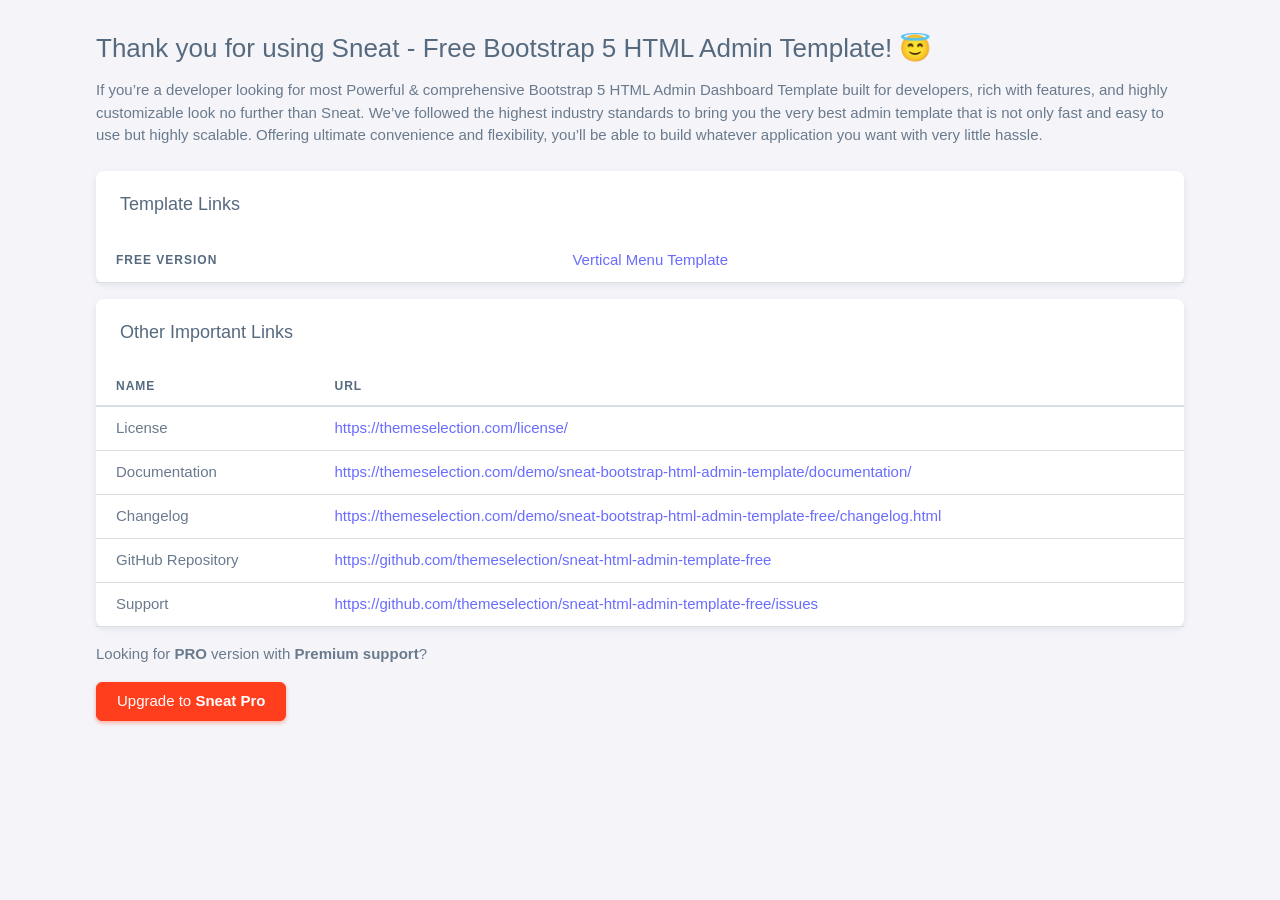
<file: HuzlabBlog/HuzlabBlog.Web/wwwroot/sneat/index.html>
<!DOCTYPE html>


<html lang="en" class="light-style  customizer-hide" dir="ltr" data-theme="theme-default" data-assets-path="assets/"
  data-template="vertical-menu-template-no-customizer">

<head>
  <meta charset="utf-8" />
  <meta name="viewport"
    content="width=device-width, initial-scale=1.0, user-scalable=no, minimum-scale=1.0, maximum-scale=1.0" />

  <title>Sneat - Free Bootstrap 5 HTML Admin Template</title>

  <meta name="description" content="" />

  <!-- Favicon -->
  <link rel="icon" type="image/x-icon" href="assets/img/favicon/favicon.ico" />

  <!-- Fonts -->
  <link rel="preconnect" href="https://fonts.googleapis.com">
  <link rel="preconnect" href="https://fonts.gstatic.com" crossorigin>
  <link
    href="https://fonts.googleapis.com/css2?family=Open+Sans:ital,wght@0,300;0,400;0,500;0,600;0,700;1,300;1,400;1,500;1,600;1,700&display=swap"
    rel="stylesheet">

  <!-- Core CSS -->
  <link rel="stylesheet" href="assets/vendor/css/core.css" />
  <link rel="stylesheet" href="assets/vendor/css/theme-default.css" />
  <link rel="stylesheet" href="assets/css/demo.css" />
</head>

<body>

  <!-- Content -->
  <div class="container flex-grow-1 container-p-y my-2">
    <h3>Thank you for using Sneat - Free Bootstrap 5 HTML Admin Template! 😇</h3>
    <p>If you’re a developer looking for most Powerful & comprehensive Bootstrap 5 HTML Admin Dashboard Template built
      for developers, rich with features, and highly customizable look no further than Sneat. We’ve followed the highest
      industry standards to bring you the very best admin template that is not only fast and easy to use but highly
      scalable. Offering ultimate convenience and flexibility, you’ll be able to build whatever application you want
      with very little hassle.</p>

    <!-- Examples -->
    <div class="row mt-sm-4 mt-3">
      <div class="col-12 mb-3">
        <div class="card">
          <h5 class="card-header">Template Links</h5>
          <!-- Template Demo Links -->
          <table class="table">
            <tbody>
              <tr>
                <th>Free Version</th>
                <td><a href="html/index.html" target="_blank">Vertical Menu Template</a></td>
              </tr>
            </tbody>
          </table>
          <!--/ Template Demo Links -->
        </div>
      </div>

      <div class="col-12 mb-3">
        <div class="card">

          <h5 class="card-header">Other Important Links</h5>
          <!-- Other Links -->
          <table class="table">
            <thead>
              <tr>
                <th scope="col">Name</th>
                <th scope="col">URL</th>
              </tr>
            </thead>
            <tbody>

              <tr>
                <td>License </td>
                <td>
                  <a href="https://themeselection.com/license/" target="_blank">https://themeselection.com/license/</a>
                </td>
              </tr>

              <tr>
                <td>Documentation</td>
                <td>
                  <a href="https://themeselection.com/demo/sneat-bootstrap-html-admin-template/documentation/"
                    target="_blank">https://themeselection.com/demo/sneat-bootstrap-html-admin-template/documentation/</a>
                </td>
              </tr>

              <tr>
                <td>Changelog</td>
                <td>
                  <a href="https://themeselection.com/demo/sneat-bootstrap-html-admin-template-free/changelog.html"
                    target="_blank">https://themeselection.com/demo/sneat-bootstrap-html-admin-template-free/changelog.html</a>
                </td>
              </tr>


              <tr>
                <td>GitHub Repository</td>
                <td>
                  <a href="https://github.com/themeselection/sneat-html-admin-template-free"
                    target="_blank">https://github.com/themeselection/sneat-html-admin-template-free</a>
                </td>
              </tr>


              <tr>
                <td>Support</td>
                <td>
                  <a href="https://github.com/themeselection/sneat-html-admin-template-free/issues"
                    target="_blank">https://github.com/themeselection/sneat-html-admin-template-free/issues</a>
                </td>
              </tr>

            </tbody>
          </table>
          <!--/ Other Links -->
        </div>
      </div>

      <div class="col-12 mb-3">
        <p>Looking for <strong>PRO</strong> version with <strong>Premium support</strong>?</p>
        <div class="upgrade-to-pro">
          <a href="https://themeselection.com/products/sneat-bootstrap-html-admin-template/" target="_blank"
            class="btn btn-danger">Upgrade to <strong>Sneat Pro</strong></a>
        </div>
      </div>
    </div>
  </div>
  <!-- / Content -->

</body>

</html>
</file>
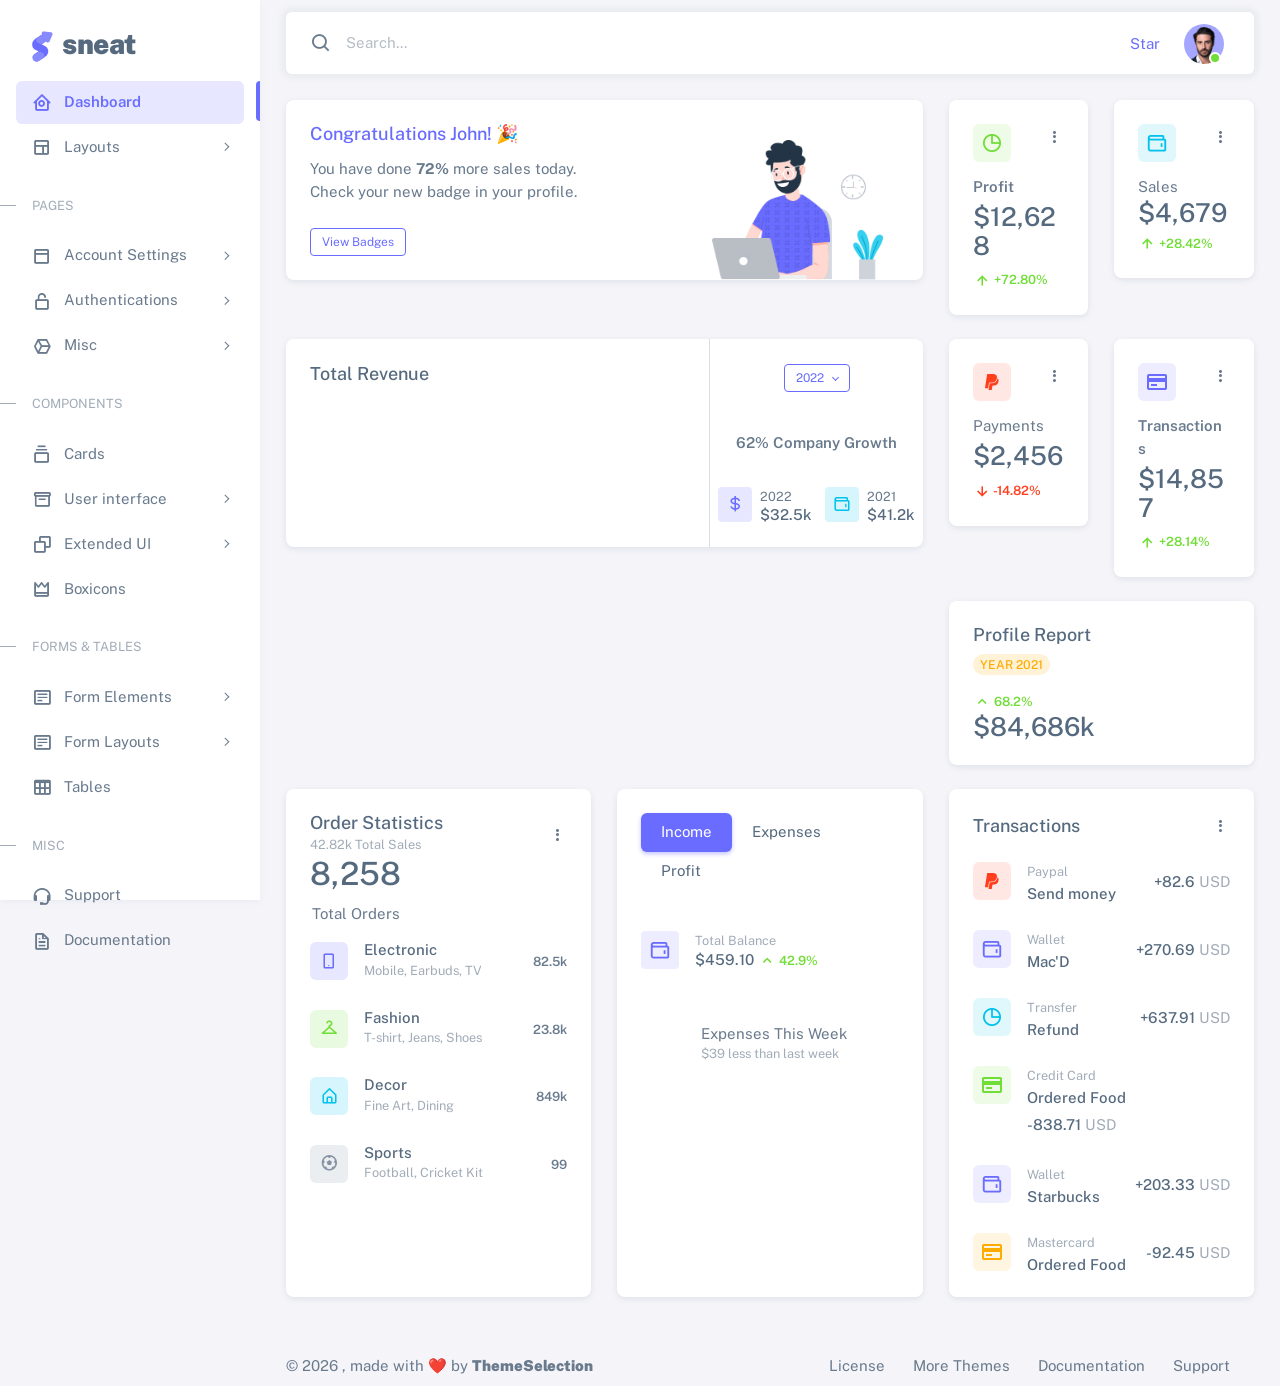
<file: HuzlabBlog/HuzlabBlog.Web/wwwroot/sneat/html/index.html>
<!DOCTYPE html>

<!-- =========================================================
* Sneat - Bootstrap 5 HTML Admin Template - Pro | v1.0.0
==============================================================

* Product Page: https://themeselection.com/products/sneat-bootstrap-html-admin-template/
* Created by: ThemeSelection
* License: You must have a valid license purchased in order to legally use the theme for your project.
* Copyright ThemeSelection (https://themeselection.com)

=========================================================
 -->
<!-- beautify ignore:start -->
<html
  lang="en"
  class="light-style layout-menu-fixed"
  dir="ltr"
  data-theme="theme-default"
  data-assets-path="../assets/"
  data-template="vertical-menu-template-free"
>
  <head>
    <meta charset="utf-8" />
    <meta
      name="viewport"
      content="width=device-width, initial-scale=1.0, user-scalable=no, minimum-scale=1.0, maximum-scale=1.0"
    />

    <title>Dashboard - Analytics | Sneat - Bootstrap 5 HTML Admin Template - Pro</title>

    <meta name="description" content="" />

    <!-- Favicon -->
    <link rel="icon" type="image/x-icon" href="../assets/img/favicon/favicon.ico" />

    <!-- Fonts -->
    <link rel="preconnect" href="https://fonts.googleapis.com" />
    <link rel="preconnect" href="https://fonts.gstatic.com" crossorigin />
    <link
      href="https://fonts.googleapis.com/css2?family=Public+Sans:ital,wght@0,300;0,400;0,500;0,600;0,700;1,300;1,400;1,500;1,600;1,700&display=swap"
      rel="stylesheet"
    />

    <!-- Icons. Uncomment required icon fonts -->
    <link rel="stylesheet" href="../assets/vendor/fonts/boxicons.css" />

    <!-- Core CSS -->
    <link rel="stylesheet" href="../assets/vendor/css/core.css" class="template-customizer-core-css" />
    <link rel="stylesheet" href="../assets/vendor/css/theme-default.css" class="template-customizer-theme-css" />
    <link rel="stylesheet" href="../assets/css/demo.css" />

    <!-- Vendors CSS -->
    <link rel="stylesheet" href="../assets/vendor/libs/perfect-scrollbar/perfect-scrollbar.css" />

    <link rel="stylesheet" href="../assets/vendor/libs/apex-charts/apex-charts.css" />

    <!-- Page CSS -->

    <!-- Helpers -->
    <script src="../assets/vendor/js/helpers.js"></script>

    <!--! Template customizer & Theme config files MUST be included after core stylesheets and helpers.js in the <head> section -->
    <!--? Config:  Mandatory theme config file contain global vars & default theme options, Set your preferred theme option in this file.  -->
    <script src="../assets/js/config.js"></script>
  </head>

  <body>
    <!-- Layout wrapper -->
    <div class="layout-wrapper layout-content-navbar">
      <div class="layout-container">
        <!-- Menu -->

        <aside id="layout-menu" class="layout-menu menu-vertical menu bg-menu-theme">
          <div class="app-brand demo">
            <a href="index.html" class="app-brand-link">
              <span class="app-brand-logo demo">
                <svg
                  width="25"
                  viewBox="0 0 25 42"
                  version="1.1"
                  xmlns="http://www.w3.org/2000/svg"
                  xmlns:xlink="http://www.w3.org/1999/xlink"
                >
                  <defs>
                    <path
                      d="M13.7918663,0.358365126 L3.39788168,7.44174259 C0.566865006,9.69408886 -0.379795268,12.4788597 0.557900856,15.7960551 C0.68998853,16.2305145 1.09562888,17.7872135 3.12357076,19.2293357 C3.8146334,19.7207684 5.32369333,20.3834223 7.65075054,21.2172976 L7.59773219,21.2525164 L2.63468769,24.5493413 C0.445452254,26.3002124 0.0884951797,28.5083815 1.56381646,31.1738486 C2.83770406,32.8170431 5.20850219,33.2640127 7.09180128,32.5391577 C8.347334,32.0559211 11.4559176,30.0011079 16.4175519,26.3747182 C18.0338572,24.4997857 18.6973423,22.4544883 18.4080071,20.2388261 C17.963753,17.5346866 16.1776345,15.5799961 13.0496516,14.3747546 L10.9194936,13.4715819 L18.6192054,7.984237 L13.7918663,0.358365126 Z"
                      id="path-1"
                    ></path>
                    <path
                      d="M5.47320593,6.00457225 C4.05321814,8.216144 4.36334763,10.0722806 6.40359441,11.5729822 C8.61520715,12.571656 10.0999176,13.2171421 10.8577257,13.5094407 L15.5088241,14.433041 L18.6192054,7.984237 C15.5364148,3.11535317 13.9273018,0.573395879 13.7918663,0.358365126 C13.5790555,0.511491653 10.8061687,2.3935607 5.47320593,6.00457225 Z"
                      id="path-3"
                    ></path>
                    <path
                      d="M7.50063644,21.2294429 L12.3234468,23.3159332 C14.1688022,24.7579751 14.397098,26.4880487 13.008334,28.506154 C11.6195701,30.5242593 10.3099883,31.790241 9.07958868,32.3040991 C5.78142938,33.4346997 4.13234973,34 4.13234973,34 C4.13234973,34 2.75489982,33.0538207 2.37032616e-14,31.1614621 C-0.55822714,27.8186216 -0.55822714,26.0572515 -4.05231404e-15,25.8773518 C0.83734071,25.6075023 2.77988457,22.8248993 3.3049379,22.52991 C3.65497346,22.3332504 5.05353963,21.8997614 7.50063644,21.2294429 Z"
                      id="path-4"
                    ></path>
                    <path
                      d="M20.6,7.13333333 L25.6,13.8 C26.2627417,14.6836556 26.0836556,15.9372583 25.2,16.6 C24.8538077,16.8596443 24.4327404,17 24,17 L14,17 C12.8954305,17 12,16.1045695 12,15 C12,14.5672596 12.1403557,14.1461923 12.4,13.8 L17.4,7.13333333 C18.0627417,6.24967773 19.3163444,6.07059163 20.2,6.73333333 C20.3516113,6.84704183 20.4862915,6.981722 20.6,7.13333333 Z"
                      id="path-5"
                    ></path>
                  </defs>
                  <g id="g-app-brand" stroke="none" stroke-width="1" fill="none" fill-rule="evenodd">
                    <g id="Brand-Logo" transform="translate(-27.000000, -15.000000)">
                      <g id="Icon" transform="translate(27.000000, 15.000000)">
                        <g id="Mask" transform="translate(0.000000, 8.000000)">
                          <mask id="mask-2" fill="white">
                            <use xlink:href="#path-1"></use>
                          </mask>
                          <use fill="#696cff" xlink:href="#path-1"></use>
                          <g id="Path-3" mask="url(#mask-2)">
                            <use fill="#696cff" xlink:href="#path-3"></use>
                            <use fill-opacity="0.2" fill="#FFFFFF" xlink:href="#path-3"></use>
                          </g>
                          <g id="Path-4" mask="url(#mask-2)">
                            <use fill="#696cff" xlink:href="#path-4"></use>
                            <use fill-opacity="0.2" fill="#FFFFFF" xlink:href="#path-4"></use>
                          </g>
                        </g>
                        <g
                          id="Triangle"
                          transform="translate(19.000000, 11.000000) rotate(-300.000000) translate(-19.000000, -11.000000) "
                        >
                          <use fill="#696cff" xlink:href="#path-5"></use>
                          <use fill-opacity="0.2" fill="#FFFFFF" xlink:href="#path-5"></use>
                        </g>
                      </g>
                    </g>
                  </g>
                </svg>
              </span>
              <span class="app-brand-text demo menu-text fw-bolder ms-2">Sneat</span>
            </a>

            <a href="javascript:void(0);" class="layout-menu-toggle menu-link text-large ms-auto d-block d-xl-none">
              <i class="bx bx-chevron-left bx-sm align-middle"></i>
            </a>
          </div>

          <div class="menu-inner-shadow"></div>

          <ul class="menu-inner py-1">
            <!-- Dashboard -->
            <li class="menu-item active">
              <a href="index.html" class="menu-link">
                <i class="menu-icon tf-icons bx bx-home-circle"></i>
                <div data-i18n="Analytics">Dashboard</div>
              </a>
            </li>

            <!-- Layouts -->
            <li class="menu-item">
              <a href="javascript:void(0);" class="menu-link menu-toggle">
                <i class="menu-icon tf-icons bx bx-layout"></i>
                <div data-i18n="Layouts">Layouts</div>
              </a>

              <ul class="menu-sub">
                <li class="menu-item">
                  <a href="layouts-without-menu.html" class="menu-link">
                    <div data-i18n="Without menu">Without menu</div>
                  </a>
                </li>
                <li class="menu-item">
                  <a href="layouts-without-navbar.html" class="menu-link">
                    <div data-i18n="Without navbar">Without navbar</div>
                  </a>
                </li>
                <li class="menu-item">
                  <a href="layouts-container.html" class="menu-link">
                    <div data-i18n="Container">Container</div>
                  </a>
                </li>
                <li class="menu-item">
                  <a href="layouts-fluid.html" class="menu-link">
                    <div data-i18n="Fluid">Fluid</div>
                  </a>
                </li>
                <li class="menu-item">
                  <a href="layouts-blank.html" class="menu-link">
                    <div data-i18n="Blank">Blank</div>
                  </a>
                </li>
              </ul>
            </li>

            <li class="menu-header small text-uppercase">
              <span class="menu-header-text">Pages</span>
            </li>
            <li class="menu-item">
              <a href="javascript:void(0);" class="menu-link menu-toggle">
                <i class="menu-icon tf-icons bx bx-dock-top"></i>
                <div data-i18n="Account Settings">Account Settings</div>
              </a>
              <ul class="menu-sub">
                <li class="menu-item">
                  <a href="pages-account-settings-account.html" class="menu-link">
                    <div data-i18n="Account">Account</div>
                  </a>
                </li>
                <li class="menu-item">
                  <a href="pages-account-settings-notifications.html" class="menu-link">
                    <div data-i18n="Notifications">Notifications</div>
                  </a>
                </li>
                <li class="menu-item">
                  <a href="pages-account-settings-connections.html" class="menu-link">
                    <div data-i18n="Connections">Connections</div>
                  </a>
                </li>
              </ul>
            </li>
            <li class="menu-item">
              <a href="javascript:void(0);" class="menu-link menu-toggle">
                <i class="menu-icon tf-icons bx bx-lock-open-alt"></i>
                <div data-i18n="Authentications">Authentications</div>
              </a>
              <ul class="menu-sub">
                <li class="menu-item">
                  <a href="auth-login-basic.html" class="menu-link" target="_blank">
                    <div data-i18n="Basic">Login</div>
                  </a>
                </li>
                <li class="menu-item">
                  <a href="auth-register-basic.html" class="menu-link" target="_blank">
                    <div data-i18n="Basic">Register</div>
                  </a>
                </li>
                <li class="menu-item">
                  <a href="auth-forgot-password-basic.html" class="menu-link" target="_blank">
                    <div data-i18n="Basic">Forgot Password</div>
                  </a>
                </li>
              </ul>
            </li>
            <li class="menu-item">
              <a href="javascript:void(0);" class="menu-link menu-toggle">
                <i class="menu-icon tf-icons bx bx-cube-alt"></i>
                <div data-i18n="Misc">Misc</div>
              </a>
              <ul class="menu-sub">
                <li class="menu-item">
                  <a href="pages-misc-error.html" class="menu-link">
                    <div data-i18n="Error">Error</div>
                  </a>
                </li>
                <li class="menu-item">
                  <a href="pages-misc-under-maintenance.html" class="menu-link">
                    <div data-i18n="Under Maintenance">Under Maintenance</div>
                  </a>
                </li>
              </ul>
            </li>
            <!-- Components -->
            <li class="menu-header small text-uppercase"><span class="menu-header-text">Components</span></li>
            <!-- Cards -->
            <li class="menu-item">
              <a href="cards-basic.html" class="menu-link">
                <i class="menu-icon tf-icons bx bx-collection"></i>
                <div data-i18n="Basic">Cards</div>
              </a>
            </li>
            <!-- User interface -->
            <li class="menu-item">
              <a href="javascript:void(0)" class="menu-link menu-toggle">
                <i class="menu-icon tf-icons bx bx-box"></i>
                <div data-i18n="User interface">User interface</div>
              </a>
              <ul class="menu-sub">
                <li class="menu-item">
                  <a href="ui-accordion.html" class="menu-link">
                    <div data-i18n="Accordion">Accordion</div>
                  </a>
                </li>
                <li class="menu-item">
                  <a href="ui-alerts.html" class="menu-link">
                    <div data-i18n="Alerts">Alerts</div>
                  </a>
                </li>
                <li class="menu-item">
                  <a href="ui-badges.html" class="menu-link">
                    <div data-i18n="Badges">Badges</div>
                  </a>
                </li>
                <li class="menu-item">
                  <a href="ui-buttons.html" class="menu-link">
                    <div data-i18n="Buttons">Buttons</div>
                  </a>
                </li>
                <li class="menu-item">
                  <a href="ui-carousel.html" class="menu-link">
                    <div data-i18n="Carousel">Carousel</div>
                  </a>
                </li>
                <li class="menu-item">
                  <a href="ui-collapse.html" class="menu-link">
                    <div data-i18n="Collapse">Collapse</div>
                  </a>
                </li>
                <li class="menu-item">
                  <a href="ui-dropdowns.html" class="menu-link">
                    <div data-i18n="Dropdowns">Dropdowns</div>
                  </a>
                </li>
                <li class="menu-item">
                  <a href="ui-footer.html" class="menu-link">
                    <div data-i18n="Footer">Footer</div>
                  </a>
                </li>
                <li class="menu-item">
                  <a href="ui-list-groups.html" class="menu-link">
                    <div data-i18n="List Groups">List groups</div>
                  </a>
                </li>
                <li class="menu-item">
                  <a href="ui-modals.html" class="menu-link">
                    <div data-i18n="Modals">Modals</div>
                  </a>
                </li>
                <li class="menu-item">
                  <a href="ui-navbar.html" class="menu-link">
                    <div data-i18n="Navbar">Navbar</div>
                  </a>
                </li>
                <li class="menu-item">
                  <a href="ui-offcanvas.html" class="menu-link">
                    <div data-i18n="Offcanvas">Offcanvas</div>
                  </a>
                </li>
                <li class="menu-item">
                  <a href="ui-pagination-breadcrumbs.html" class="menu-link">
                    <div data-i18n="Pagination &amp; Breadcrumbs">Pagination &amp; Breadcrumbs</div>
                  </a>
                </li>
                <li class="menu-item">
                  <a href="ui-progress.html" class="menu-link">
                    <div data-i18n="Progress">Progress</div>
                  </a>
                </li>
                <li class="menu-item">
                  <a href="ui-spinners.html" class="menu-link">
                    <div data-i18n="Spinners">Spinners</div>
                  </a>
                </li>
                <li class="menu-item">
                  <a href="ui-tabs-pills.html" class="menu-link">
                    <div data-i18n="Tabs &amp; Pills">Tabs &amp; Pills</div>
                  </a>
                </li>
                <li class="menu-item">
                  <a href="ui-toasts.html" class="menu-link">
                    <div data-i18n="Toasts">Toasts</div>
                  </a>
                </li>
                <li class="menu-item">
                  <a href="ui-tooltips-popovers.html" class="menu-link">
                    <div data-i18n="Tooltips & Popovers">Tooltips &amp; popovers</div>
                  </a>
                </li>
                <li class="menu-item">
                  <a href="ui-typography.html" class="menu-link">
                    <div data-i18n="Typography">Typography</div>
                  </a>
                </li>
              </ul>
            </li>

            <!-- Extended components -->
            <li class="menu-item">
              <a href="javascript:void(0)" class="menu-link menu-toggle">
                <i class="menu-icon tf-icons bx bx-copy"></i>
                <div data-i18n="Extended UI">Extended UI</div>
              </a>
              <ul class="menu-sub">
                <li class="menu-item">
                  <a href="extended-ui-perfect-scrollbar.html" class="menu-link">
                    <div data-i18n="Perfect Scrollbar">Perfect scrollbar</div>
                  </a>
                </li>
                <li class="menu-item">
                  <a href="extended-ui-text-divider.html" class="menu-link">
                    <div data-i18n="Text Divider">Text Divider</div>
                  </a>
                </li>
              </ul>
            </li>

            <li class="menu-item">
              <a href="icons-boxicons.html" class="menu-link">
                <i class="menu-icon tf-icons bx bx-crown"></i>
                <div data-i18n="Boxicons">Boxicons</div>
              </a>
            </li>

            <!-- Forms & Tables -->
            <li class="menu-header small text-uppercase"><span class="menu-header-text">Forms &amp; Tables</span></li>
            <!-- Forms -->
            <li class="menu-item">
              <a href="javascript:void(0);" class="menu-link menu-toggle">
                <i class="menu-icon tf-icons bx bx-detail"></i>
                <div data-i18n="Form Elements">Form Elements</div>
              </a>
              <ul class="menu-sub">
                <li class="menu-item">
                  <a href="forms-basic-inputs.html" class="menu-link">
                    <div data-i18n="Basic Inputs">Basic Inputs</div>
                  </a>
                </li>
                <li class="menu-item">
                  <a href="forms-input-groups.html" class="menu-link">
                    <div data-i18n="Input groups">Input groups</div>
                  </a>
                </li>
              </ul>
            </li>
            <li class="menu-item">
              <a href="javascript:void(0);" class="menu-link menu-toggle">
                <i class="menu-icon tf-icons bx bx-detail"></i>
                <div data-i18n="Form Layouts">Form Layouts</div>
              </a>
              <ul class="menu-sub">
                <li class="menu-item">
                  <a href="form-layouts-vertical.html" class="menu-link">
                    <div data-i18n="Vertical Form">Vertical Form</div>
                  </a>
                </li>
                <li class="menu-item">
                  <a href="form-layouts-horizontal.html" class="menu-link">
                    <div data-i18n="Horizontal Form">Horizontal Form</div>
                  </a>
                </li>
              </ul>
            </li>
            <!-- Tables -->
            <li class="menu-item">
              <a href="tables-basic.html" class="menu-link">
                <i class="menu-icon tf-icons bx bx-table"></i>
                <div data-i18n="Tables">Tables</div>
              </a>
            </li>
            <!-- Misc -->
            <li class="menu-header small text-uppercase"><span class="menu-header-text">Misc</span></li>
            <li class="menu-item">
              <a
                href="https://github.com/themeselection/sneat-html-admin-template-free/issues"
                target="_blank"
                class="menu-link"
              >
                <i class="menu-icon tf-icons bx bx-support"></i>
                <div data-i18n="Support">Support</div>
              </a>
            </li>
            <li class="menu-item">
              <a
                href="https://themeselection.com/demo/sneat-bootstrap-html-admin-template/documentation/"
                target="_blank"
                class="menu-link"
              >
                <i class="menu-icon tf-icons bx bx-file"></i>
                <div data-i18n="Documentation">Documentation</div>
              </a>
            </li>
          </ul>
        </aside>
        <!-- / Menu -->

        <!-- Layout container -->
        <div class="layout-page">
          <!-- Navbar -->

          <nav
            class="layout-navbar container-xxl navbar navbar-expand-xl navbar-detached align-items-center bg-navbar-theme"
            id="layout-navbar"
          >
            <div class="layout-menu-toggle navbar-nav align-items-xl-center me-3 me-xl-0 d-xl-none">
              <a class="nav-item nav-link px-0 me-xl-4" href="javascript:void(0)">
                <i class="bx bx-menu bx-sm"></i>
              </a>
            </div>

            <div class="navbar-nav-right d-flex align-items-center" id="navbar-collapse">
              <!-- Search -->
              <div class="navbar-nav align-items-center">
                <div class="nav-item d-flex align-items-center">
                  <i class="bx bx-search fs-4 lh-0"></i>
                  <input
                    type="text"
                    class="form-control border-0 shadow-none"
                    placeholder="Search..."
                    aria-label="Search..."
                  />
                </div>
              </div>
              <!-- /Search -->

              <ul class="navbar-nav flex-row align-items-center ms-auto">
                <!-- Place this tag where you want the button to render. -->
                <li class="nav-item lh-1 me-3">
                  <a
                    class="github-button"
                    href="https://github.com/themeselection/sneat-html-admin-template-free"
                    data-icon="octicon-star"
                    data-size="large"
                    data-show-count="true"
                    aria-label="Star themeselection/sneat-html-admin-template-free on GitHub"
                    >Star</a
                  >
                </li>

                <!-- User -->
                <li class="nav-item navbar-dropdown dropdown-user dropdown">
                  <a class="nav-link dropdown-toggle hide-arrow" href="javascript:void(0);" data-bs-toggle="dropdown">
                    <div class="avatar avatar-online">
                      <img src="../assets/img/avatars/1.png" alt class="w-px-40 h-auto rounded-circle" />
                    </div>
                  </a>
                  <ul class="dropdown-menu dropdown-menu-end">
                    <li>
                      <a class="dropdown-item" href="#">
                        <div class="d-flex">
                          <div class="flex-shrink-0 me-3">
                            <div class="avatar avatar-online">
                              <img src="../assets/img/avatars/1.png" alt class="w-px-40 h-auto rounded-circle" />
                            </div>
                          </div>
                          <div class="flex-grow-1">
                            <span class="fw-semibold d-block">John Doe</span>
                            <small class="text-muted">Admin</small>
                          </div>
                        </div>
                      </a>
                    </li>
                    <li>
                      <div class="dropdown-divider"></div>
                    </li>
                    <li>
                      <a class="dropdown-item" href="#">
                        <i class="bx bx-user me-2"></i>
                        <span class="align-middle">My Profile</span>
                      </a>
                    </li>
                    <li>
                      <a class="dropdown-item" href="#">
                        <i class="bx bx-cog me-2"></i>
                        <span class="align-middle">Settings</span>
                      </a>
                    </li>
                    <li>
                      <a class="dropdown-item" href="#">
                        <span class="d-flex align-items-center align-middle">
                          <i class="flex-shrink-0 bx bx-credit-card me-2"></i>
                          <span class="flex-grow-1 align-middle">Billing</span>
                          <span class="flex-shrink-0 badge badge-center rounded-pill bg-danger w-px-20 h-px-20">4</span>
                        </span>
                      </a>
                    </li>
                    <li>
                      <div class="dropdown-divider"></div>
                    </li>
                    <li>
                      <a class="dropdown-item" href="auth-login-basic.html">
                        <i class="bx bx-power-off me-2"></i>
                        <span class="align-middle">Log Out</span>
                      </a>
                    </li>
                  </ul>
                </li>
                <!--/ User -->
              </ul>
            </div>
          </nav>

          <!-- / Navbar -->

          <!-- Content wrapper -->
          <div class="content-wrapper">
            <!-- Content -->

            <div class="container-xxl flex-grow-1 container-p-y">
              <div class="row">
                <div class="col-lg-8 mb-4 order-0">
                  <div class="card">
                    <div class="d-flex align-items-end row">
                      <div class="col-sm-7">
                        <div class="card-body">
                          <h5 class="card-title text-primary">Congratulations John! 🎉</h5>
                          <p class="mb-4">
                            You have done <span class="fw-bold">72%</span> more sales today. Check your new badge in
                            your profile.
                          </p>

                          <a href="javascript:;" class="btn btn-sm btn-outline-primary">View Badges</a>
                        </div>
                      </div>
                      <div class="col-sm-5 text-center text-sm-left">
                        <div class="card-body pb-0 px-0 px-md-4">
                          <img
                            src="../assets/img/illustrations/man-with-laptop-light.png"
                            height="140"
                            alt="View Badge User"
                            data-app-dark-img="illustrations/man-with-laptop-dark.png"
                            data-app-light-img="illustrations/man-with-laptop-light.png"
                          />
                        </div>
                      </div>
                    </div>
                  </div>
                </div>
                <div class="col-lg-4 col-md-4 order-1">
                  <div class="row">
                    <div class="col-lg-6 col-md-12 col-6 mb-4">
                      <div class="card">
                        <div class="card-body">
                          <div class="card-title d-flex align-items-start justify-content-between">
                            <div class="avatar flex-shrink-0">
                              <img
                                src="../assets/img/icons/unicons/chart-success.png"
                                alt="chart success"
                                class="rounded"
                              />
                            </div>
                            <div class="dropdown">
                              <button
                                class="btn p-0"
                                type="button"
                                id="cardOpt3"
                                data-bs-toggle="dropdown"
                                aria-haspopup="true"
                                aria-expanded="false"
                              >
                                <i class="bx bx-dots-vertical-rounded"></i>
                              </button>
                              <div class="dropdown-menu dropdown-menu-end" aria-labelledby="cardOpt3">
                                <a class="dropdown-item" href="javascript:void(0);">View More</a>
                                <a class="dropdown-item" href="javascript:void(0);">Delete</a>
                              </div>
                            </div>
                          </div>
                          <span class="fw-semibold d-block mb-1">Profit</span>
                          <h3 class="card-title mb-2">$12,628</h3>
                          <small class="text-success fw-semibold"><i class="bx bx-up-arrow-alt"></i> +72.80%</small>
                        </div>
                      </div>
                    </div>
                    <div class="col-lg-6 col-md-12 col-6 mb-4">
                      <div class="card">
                        <div class="card-body">
                          <div class="card-title d-flex align-items-start justify-content-between">
                            <div class="avatar flex-shrink-0">
                              <img
                                src="../assets/img/icons/unicons/wallet-info.png"
                                alt="Credit Card"
                                class="rounded"
                              />
                            </div>
                            <div class="dropdown">
                              <button
                                class="btn p-0"
                                type="button"
                                id="cardOpt6"
                                data-bs-toggle="dropdown"
                                aria-haspopup="true"
                                aria-expanded="false"
                              >
                                <i class="bx bx-dots-vertical-rounded"></i>
                              </button>
                              <div class="dropdown-menu dropdown-menu-end" aria-labelledby="cardOpt6">
                                <a class="dropdown-item" href="javascript:void(0);">View More</a>
                                <a class="dropdown-item" href="javascript:void(0);">Delete</a>
                              </div>
                            </div>
                          </div>
                          <span>Sales</span>
                          <h3 class="card-title text-nowrap mb-1">$4,679</h3>
                          <small class="text-success fw-semibold"><i class="bx bx-up-arrow-alt"></i> +28.42%</small>
                        </div>
                      </div>
                    </div>
                  </div>
                </div>
                <!-- Total Revenue -->
                <div class="col-12 col-lg-8 order-2 order-md-3 order-lg-2 mb-4">
                  <div class="card">
                    <div class="row row-bordered g-0">
                      <div class="col-md-8">
                        <h5 class="card-header m-0 me-2 pb-3">Total Revenue</h5>
                        <div id="totalRevenueChart" class="px-2"></div>
                      </div>
                      <div class="col-md-4">
                        <div class="card-body">
                          <div class="text-center">
                            <div class="dropdown">
                              <button
                                class="btn btn-sm btn-outline-primary dropdown-toggle"
                                type="button"
                                id="growthReportId"
                                data-bs-toggle="dropdown"
                                aria-haspopup="true"
                                aria-expanded="false"
                              >
                                2022
                              </button>
                              <div class="dropdown-menu dropdown-menu-end" aria-labelledby="growthReportId">
                                <a class="dropdown-item" href="javascript:void(0);">2021</a>
                                <a class="dropdown-item" href="javascript:void(0);">2020</a>
                                <a class="dropdown-item" href="javascript:void(0);">2019</a>
                              </div>
                            </div>
                          </div>
                        </div>
                        <div id="growthChart"></div>
                        <div class="text-center fw-semibold pt-3 mb-2">62% Company Growth</div>

                        <div class="d-flex px-xxl-4 px-lg-2 p-4 gap-xxl-3 gap-lg-1 gap-3 justify-content-between">
                          <div class="d-flex">
                            <div class="me-2">
                              <span class="badge bg-label-primary p-2"><i class="bx bx-dollar text-primary"></i></span>
                            </div>
                            <div class="d-flex flex-column">
                              <small>2022</small>
                              <h6 class="mb-0">$32.5k</h6>
                            </div>
                          </div>
                          <div class="d-flex">
                            <div class="me-2">
                              <span class="badge bg-label-info p-2"><i class="bx bx-wallet text-info"></i></span>
                            </div>
                            <div class="d-flex flex-column">
                              <small>2021</small>
                              <h6 class="mb-0">$41.2k</h6>
                            </div>
                          </div>
                        </div>
                      </div>
                    </div>
                  </div>
                </div>
                <!--/ Total Revenue -->
                <div class="col-12 col-md-8 col-lg-4 order-3 order-md-2">
                  <div class="row">
                    <div class="col-6 mb-4">
                      <div class="card">
                        <div class="card-body">
                          <div class="card-title d-flex align-items-start justify-content-between">
                            <div class="avatar flex-shrink-0">
                              <img src="../assets/img/icons/unicons/paypal.png" alt="Credit Card" class="rounded" />
                            </div>
                            <div class="dropdown">
                              <button
                                class="btn p-0"
                                type="button"
                                id="cardOpt4"
                                data-bs-toggle="dropdown"
                                aria-haspopup="true"
                                aria-expanded="false"
                              >
                                <i class="bx bx-dots-vertical-rounded"></i>
                              </button>
                              <div class="dropdown-menu dropdown-menu-end" aria-labelledby="cardOpt4">
                                <a class="dropdown-item" href="javascript:void(0);">View More</a>
                                <a class="dropdown-item" href="javascript:void(0);">Delete</a>
                              </div>
                            </div>
                          </div>
                          <span class="d-block mb-1">Payments</span>
                          <h3 class="card-title text-nowrap mb-2">$2,456</h3>
                          <small class="text-danger fw-semibold"><i class="bx bx-down-arrow-alt"></i> -14.82%</small>
                        </div>
                      </div>
                    </div>
                    <div class="col-6 mb-4">
                      <div class="card">
                        <div class="card-body">
                          <div class="card-title d-flex align-items-start justify-content-between">
                            <div class="avatar flex-shrink-0">
                              <img src="../assets/img/icons/unicons/cc-primary.png" alt="Credit Card" class="rounded" />
                            </div>
                            <div class="dropdown">
                              <button
                                class="btn p-0"
                                type="button"
                                id="cardOpt1"
                                data-bs-toggle="dropdown"
                                aria-haspopup="true"
                                aria-expanded="false"
                              >
                                <i class="bx bx-dots-vertical-rounded"></i>
                              </button>
                              <div class="dropdown-menu" aria-labelledby="cardOpt1">
                                <a class="dropdown-item" href="javascript:void(0);">View More</a>
                                <a class="dropdown-item" href="javascript:void(0);">Delete</a>
                              </div>
                            </div>
                          </div>
                          <span class="fw-semibold d-block mb-1">Transactions</span>
                          <h3 class="card-title mb-2">$14,857</h3>
                          <small class="text-success fw-semibold"><i class="bx bx-up-arrow-alt"></i> +28.14%</small>
                        </div>
                      </div>
                    </div>
                    <!-- </div>
    <div class="row"> -->
                    <div class="col-12 mb-4">
                      <div class="card">
                        <div class="card-body">
                          <div class="d-flex justify-content-between flex-sm-row flex-column gap-3">
                            <div class="d-flex flex-sm-column flex-row align-items-start justify-content-between">
                              <div class="card-title">
                                <h5 class="text-nowrap mb-2">Profile Report</h5>
                                <span class="badge bg-label-warning rounded-pill">Year 2021</span>
                              </div>
                              <div class="mt-sm-auto">
                                <small class="text-success text-nowrap fw-semibold"
                                  ><i class="bx bx-chevron-up"></i> 68.2%</small
                                >
                                <h3 class="mb-0">$84,686k</h3>
                              </div>
                            </div>
                            <div id="profileReportChart"></div>
                          </div>
                        </div>
                      </div>
                    </div>
                  </div>
                </div>
              </div>
              <div class="row">
                <!-- Order Statistics -->
                <div class="col-md-6 col-lg-4 col-xl-4 order-0 mb-4">
                  <div class="card h-100">
                    <div class="card-header d-flex align-items-center justify-content-between pb-0">
                      <div class="card-title mb-0">
                        <h5 class="m-0 me-2">Order Statistics</h5>
                        <small class="text-muted">42.82k Total Sales</small>
                      </div>
                      <div class="dropdown">
                        <button
                          class="btn p-0"
                          type="button"
                          id="orederStatistics"
                          data-bs-toggle="dropdown"
                          aria-haspopup="true"
                          aria-expanded="false"
                        >
                          <i class="bx bx-dots-vertical-rounded"></i>
                        </button>
                        <div class="dropdown-menu dropdown-menu-end" aria-labelledby="orederStatistics">
                          <a class="dropdown-item" href="javascript:void(0);">Select All</a>
                          <a class="dropdown-item" href="javascript:void(0);">Refresh</a>
                          <a class="dropdown-item" href="javascript:void(0);">Share</a>
                        </div>
                      </div>
                    </div>
                    <div class="card-body">
                      <div class="d-flex justify-content-between align-items-center mb-3">
                        <div class="d-flex flex-column align-items-center gap-1">
                          <h2 class="mb-2">8,258</h2>
                          <span>Total Orders</span>
                        </div>
                        <div id="orderStatisticsChart"></div>
                      </div>
                      <ul class="p-0 m-0">
                        <li class="d-flex mb-4 pb-1">
                          <div class="avatar flex-shrink-0 me-3">
                            <span class="avatar-initial rounded bg-label-primary"
                              ><i class="bx bx-mobile-alt"></i
                            ></span>
                          </div>
                          <div class="d-flex w-100 flex-wrap align-items-center justify-content-between gap-2">
                            <div class="me-2">
                              <h6 class="mb-0">Electronic</h6>
                              <small class="text-muted">Mobile, Earbuds, TV</small>
                            </div>
                            <div class="user-progress">
                              <small class="fw-semibold">82.5k</small>
                            </div>
                          </div>
                        </li>
                        <li class="d-flex mb-4 pb-1">
                          <div class="avatar flex-shrink-0 me-3">
                            <span class="avatar-initial rounded bg-label-success"><i class="bx bx-closet"></i></span>
                          </div>
                          <div class="d-flex w-100 flex-wrap align-items-center justify-content-between gap-2">
                            <div class="me-2">
                              <h6 class="mb-0">Fashion</h6>
                              <small class="text-muted">T-shirt, Jeans, Shoes</small>
                            </div>
                            <div class="user-progress">
                              <small class="fw-semibold">23.8k</small>
                            </div>
                          </div>
                        </li>
                        <li class="d-flex mb-4 pb-1">
                          <div class="avatar flex-shrink-0 me-3">
                            <span class="avatar-initial rounded bg-label-info"><i class="bx bx-home-alt"></i></span>
                          </div>
                          <div class="d-flex w-100 flex-wrap align-items-center justify-content-between gap-2">
                            <div class="me-2">
                              <h6 class="mb-0">Decor</h6>
                              <small class="text-muted">Fine Art, Dining</small>
                            </div>
                            <div class="user-progress">
                              <small class="fw-semibold">849k</small>
                            </div>
                          </div>
                        </li>
                        <li class="d-flex">
                          <div class="avatar flex-shrink-0 me-3">
                            <span class="avatar-initial rounded bg-label-secondary"
                              ><i class="bx bx-football"></i
                            ></span>
                          </div>
                          <div class="d-flex w-100 flex-wrap align-items-center justify-content-between gap-2">
                            <div class="me-2">
                              <h6 class="mb-0">Sports</h6>
                              <small class="text-muted">Football, Cricket Kit</small>
                            </div>
                            <div class="user-progress">
                              <small class="fw-semibold">99</small>
                            </div>
                          </div>
                        </li>
                      </ul>
                    </div>
                  </div>
                </div>
                <!--/ Order Statistics -->

                <!-- Expense Overview -->
                <div class="col-md-6 col-lg-4 order-1 mb-4">
                  <div class="card h-100">
                    <div class="card-header">
                      <ul class="nav nav-pills" role="tablist">
                        <li class="nav-item">
                          <button
                            type="button"
                            class="nav-link active"
                            role="tab"
                            data-bs-toggle="tab"
                            data-bs-target="#navs-tabs-line-card-income"
                            aria-controls="navs-tabs-line-card-income"
                            aria-selected="true"
                          >
                            Income
                          </button>
                        </li>
                        <li class="nav-item">
                          <button type="button" class="nav-link" role="tab">Expenses</button>
                        </li>
                        <li class="nav-item">
                          <button type="button" class="nav-link" role="tab">Profit</button>
                        </li>
                      </ul>
                    </div>
                    <div class="card-body px-0">
                      <div class="tab-content p-0">
                        <div class="tab-pane fade show active" id="navs-tabs-line-card-income" role="tabpanel">
                          <div class="d-flex p-4 pt-3">
                            <div class="avatar flex-shrink-0 me-3">
                              <img src="../assets/img/icons/unicons/wallet.png" alt="User" />
                            </div>
                            <div>
                              <small class="text-muted d-block">Total Balance</small>
                              <div class="d-flex align-items-center">
                                <h6 class="mb-0 me-1">$459.10</h6>
                                <small class="text-success fw-semibold">
                                  <i class="bx bx-chevron-up"></i>
                                  42.9%
                                </small>
                              </div>
                            </div>
                          </div>
                          <div id="incomeChart"></div>
                          <div class="d-flex justify-content-center pt-4 gap-2">
                            <div class="flex-shrink-0">
                              <div id="expensesOfWeek"></div>
                            </div>
                            <div>
                              <p class="mb-n1 mt-1">Expenses This Week</p>
                              <small class="text-muted">$39 less than last week</small>
                            </div>
                          </div>
                        </div>
                      </div>
                    </div>
                  </div>
                </div>
                <!--/ Expense Overview -->

                <!-- Transactions -->
                <div class="col-md-6 col-lg-4 order-2 mb-4">
                  <div class="card h-100">
                    <div class="card-header d-flex align-items-center justify-content-between">
                      <h5 class="card-title m-0 me-2">Transactions</h5>
                      <div class="dropdown">
                        <button
                          class="btn p-0"
                          type="button"
                          id="transactionID"
                          data-bs-toggle="dropdown"
                          aria-haspopup="true"
                          aria-expanded="false"
                        >
                          <i class="bx bx-dots-vertical-rounded"></i>
                        </button>
                        <div class="dropdown-menu dropdown-menu-end" aria-labelledby="transactionID">
                          <a class="dropdown-item" href="javascript:void(0);">Last 28 Days</a>
                          <a class="dropdown-item" href="javascript:void(0);">Last Month</a>
                          <a class="dropdown-item" href="javascript:void(0);">Last Year</a>
                        </div>
                      </div>
                    </div>
                    <div class="card-body">
                      <ul class="p-0 m-0">
                        <li class="d-flex mb-4 pb-1">
                          <div class="avatar flex-shrink-0 me-3">
                            <img src="../assets/img/icons/unicons/paypal.png" alt="User" class="rounded" />
                          </div>
                          <div class="d-flex w-100 flex-wrap align-items-center justify-content-between gap-2">
                            <div class="me-2">
                              <small class="text-muted d-block mb-1">Paypal</small>
                              <h6 class="mb-0">Send money</h6>
                            </div>
                            <div class="user-progress d-flex align-items-center gap-1">
                              <h6 class="mb-0">+82.6</h6>
                              <span class="text-muted">USD</span>
                            </div>
                          </div>
                        </li>
                        <li class="d-flex mb-4 pb-1">
                          <div class="avatar flex-shrink-0 me-3">
                            <img src="../assets/img/icons/unicons/wallet.png" alt="User" class="rounded" />
                          </div>
                          <div class="d-flex w-100 flex-wrap align-items-center justify-content-between gap-2">
                            <div class="me-2">
                              <small class="text-muted d-block mb-1">Wallet</small>
                              <h6 class="mb-0">Mac'D</h6>
                            </div>
                            <div class="user-progress d-flex align-items-center gap-1">
                              <h6 class="mb-0">+270.69</h6>
                              <span class="text-muted">USD</span>
                            </div>
                          </div>
                        </li>
                        <li class="d-flex mb-4 pb-1">
                          <div class="avatar flex-shrink-0 me-3">
                            <img src="../assets/img/icons/unicons/chart.png" alt="User" class="rounded" />
                          </div>
                          <div class="d-flex w-100 flex-wrap align-items-center justify-content-between gap-2">
                            <div class="me-2">
                              <small class="text-muted d-block mb-1">Transfer</small>
                              <h6 class="mb-0">Refund</h6>
                            </div>
                            <div class="user-progress d-flex align-items-center gap-1">
                              <h6 class="mb-0">+637.91</h6>
                              <span class="text-muted">USD</span>
                            </div>
                          </div>
                        </li>
                        <li class="d-flex mb-4 pb-1">
                          <div class="avatar flex-shrink-0 me-3">
                            <img src="../assets/img/icons/unicons/cc-success.png" alt="User" class="rounded" />
                          </div>
                          <div class="d-flex w-100 flex-wrap align-items-center justify-content-between gap-2">
                            <div class="me-2">
                              <small class="text-muted d-block mb-1">Credit Card</small>
                              <h6 class="mb-0">Ordered Food</h6>
                            </div>
                            <div class="user-progress d-flex align-items-center gap-1">
                              <h6 class="mb-0">-838.71</h6>
                              <span class="text-muted">USD</span>
                            </div>
                          </div>
                        </li>
                        <li class="d-flex mb-4 pb-1">
                          <div class="avatar flex-shrink-0 me-3">
                            <img src="../assets/img/icons/unicons/wallet.png" alt="User" class="rounded" />
                          </div>
                          <div class="d-flex w-100 flex-wrap align-items-center justify-content-between gap-2">
                            <div class="me-2">
                              <small class="text-muted d-block mb-1">Wallet</small>
                              <h6 class="mb-0">Starbucks</h6>
                            </div>
                            <div class="user-progress d-flex align-items-center gap-1">
                              <h6 class="mb-0">+203.33</h6>
                              <span class="text-muted">USD</span>
                            </div>
                          </div>
                        </li>
                        <li class="d-flex">
                          <div class="avatar flex-shrink-0 me-3">
                            <img src="../assets/img/icons/unicons/cc-warning.png" alt="User" class="rounded" />
                          </div>
                          <div class="d-flex w-100 flex-wrap align-items-center justify-content-between gap-2">
                            <div class="me-2">
                              <small class="text-muted d-block mb-1">Mastercard</small>
                              <h6 class="mb-0">Ordered Food</h6>
                            </div>
                            <div class="user-progress d-flex align-items-center gap-1">
                              <h6 class="mb-0">-92.45</h6>
                              <span class="text-muted">USD</span>
                            </div>
                          </div>
                        </li>
                      </ul>
                    </div>
                  </div>
                </div>
                <!--/ Transactions -->
              </div>
            </div>
            <!-- / Content -->

            <!-- Footer -->
            <footer class="content-footer footer bg-footer-theme">
              <div class="container-xxl d-flex flex-wrap justify-content-between py-2 flex-md-row flex-column">
                <div class="mb-2 mb-md-0">
                  ©
                  <script>
                    document.write(new Date().getFullYear());
                  </script>
                  , made with ❤️ by
                  <a href="https://themeselection.com" target="_blank" class="footer-link fw-bolder">ThemeSelection</a>
                </div>
                <div>
                  <a href="https://themeselection.com/license/" class="footer-link me-4" target="_blank">License</a>
                  <a href="https://themeselection.com/" target="_blank" class="footer-link me-4">More Themes</a>

                  <a
                    href="https://themeselection.com/demo/sneat-bootstrap-html-admin-template/documentation/"
                    target="_blank"
                    class="footer-link me-4"
                    >Documentation</a
                  >

                  <a
                    href="https://github.com/themeselection/sneat-html-admin-template-free/issues"
                    target="_blank"
                    class="footer-link me-4"
                    >Support</a
                  >
                </div>
              </div>
            </footer>
            <!-- / Footer -->

            <div class="content-backdrop fade"></div>
          </div>
          <!-- Content wrapper -->
        </div>
        <!-- / Layout page -->
      </div>

      <!-- Overlay -->
      <div class="layout-overlay layout-menu-toggle"></div>
    </div>
  </body>
</html>
</file>
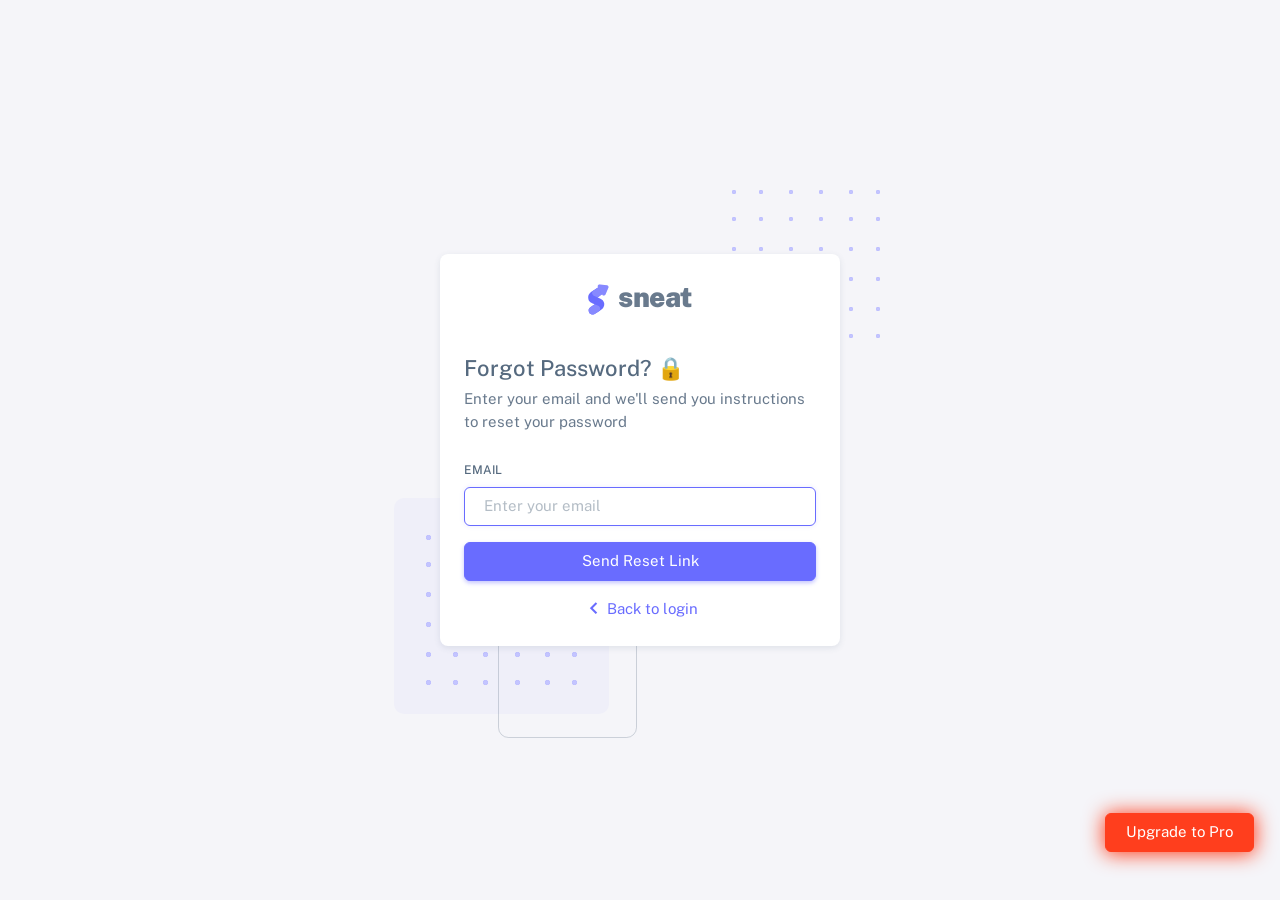
<file: HuzlabBlog/HuzlabBlog.Web/wwwroot/sneat/html/auth-forgot-password-basic.html>
<!DOCTYPE html>

<!-- =========================================================
* Sneat - Bootstrap 5 HTML Admin Template - Pro | v1.0.0
==============================================================

* Product Page: https://themeselection.com/products/sneat-bootstrap-html-admin-template/
* Created by: ThemeSelection
* License: You must have a valid license purchased in order to legally use the theme for your project.
* Copyright ThemeSelection (https://themeselection.com)

=========================================================
 -->
<!-- beautify ignore:start -->
<html
  lang="en"
  class="light-style customizer-hide"
  dir="ltr"
  data-theme="theme-default"
  data-assets-path="../assets/"
  data-template="vertical-menu-template-free"
>
  <head>
    <meta charset="utf-8" />
    <meta
      name="viewport"
      content="width=device-width, initial-scale=1.0, user-scalable=no, minimum-scale=1.0, maximum-scale=1.0"
    />

    <title>Forgot Password Basic - Pages | Sneat - Bootstrap 5 HTML Admin Template - Pro</title>

    <meta name="description" content="" />

    <!-- Favicon -->
    <link rel="icon" type="image/x-icon" href="../assets/img/favicon/favicon.ico" />

    <!-- Fonts -->
    <link rel="preconnect" href="https://fonts.googleapis.com" />
    <link rel="preconnect" href="https://fonts.gstatic.com" crossorigin />
    <link
      href="https://fonts.googleapis.com/css2?family=Public+Sans:ital,wght@0,300;0,400;0,500;0,600;0,700;1,300;1,400;1,500;1,600;1,700&display=swap"
      rel="stylesheet"
    />

    <!-- Icons. Uncomment required icon fonts -->
    <link rel="stylesheet" href="../assets/vendor/fonts/boxicons.css" />

    <!-- Core CSS -->
    <link rel="stylesheet" href="../assets/vendor/css/core.css" class="template-customizer-core-css" />
    <link rel="stylesheet" href="../assets/vendor/css/theme-default.css" class="template-customizer-theme-css" />
    <link rel="stylesheet" href="../assets/css/demo.css" />

    <!-- Vendors CSS -->
    <link rel="stylesheet" href="../assets/vendor/libs/perfect-scrollbar/perfect-scrollbar.css" />

    <!-- Page CSS -->
    <!-- Page -->
    <link rel="stylesheet" href="../assets/vendor/css/pages/page-auth.css" />
    <!-- Helpers -->
    <script src="../assets/vendor/js/helpers.js"></script>

    <!--! Template customizer & Theme config files MUST be included after core stylesheets and helpers.js in the <head> section -->
    <!--? Config:  Mandatory theme config file contain global vars & default theme options, Set your preferred theme option in this file.  -->
    <script src="../assets/js/config.js"></script>
  </head>

  <body>
    <!-- Content -->

    <div class="container-xxl">
      <div class="authentication-wrapper authentication-basic container-p-y">
        <div class="authentication-inner py-4">
          <!-- Forgot Password -->
          <div class="card">
            <div class="card-body">
              <!-- Logo -->
              <div class="app-brand justify-content-center">
                <a href="index.html" class="app-brand-link gap-2">
                  <span class="app-brand-logo demo">
                    <svg
                      width="25"
                      viewBox="0 0 25 42"
                      version="1.1"
                      xmlns="http://www.w3.org/2000/svg"
                      xmlns:xlink="http://www.w3.org/1999/xlink"
                    >
                      <defs>
                        <path
                          d="M13.7918663,0.358365126 L3.39788168,7.44174259 C0.566865006,9.69408886 -0.379795268,12.4788597 0.557900856,15.7960551 C0.68998853,16.2305145 1.09562888,17.7872135 3.12357076,19.2293357 C3.8146334,19.7207684 5.32369333,20.3834223 7.65075054,21.2172976 L7.59773219,21.2525164 L2.63468769,24.5493413 C0.445452254,26.3002124 0.0884951797,28.5083815 1.56381646,31.1738486 C2.83770406,32.8170431 5.20850219,33.2640127 7.09180128,32.5391577 C8.347334,32.0559211 11.4559176,30.0011079 16.4175519,26.3747182 C18.0338572,24.4997857 18.6973423,22.4544883 18.4080071,20.2388261 C17.963753,17.5346866 16.1776345,15.5799961 13.0496516,14.3747546 L10.9194936,13.4715819 L18.6192054,7.984237 L13.7918663,0.358365126 Z"
                          id="path-1"
                        ></path>
                        <path
                          d="M5.47320593,6.00457225 C4.05321814,8.216144 4.36334763,10.0722806 6.40359441,11.5729822 C8.61520715,12.571656 10.0999176,13.2171421 10.8577257,13.5094407 L15.5088241,14.433041 L18.6192054,7.984237 C15.5364148,3.11535317 13.9273018,0.573395879 13.7918663,0.358365126 C13.5790555,0.511491653 10.8061687,2.3935607 5.47320593,6.00457225 Z"
                          id="path-3"
                        ></path>
                        <path
                          d="M7.50063644,21.2294429 L12.3234468,23.3159332 C14.1688022,24.7579751 14.397098,26.4880487 13.008334,28.506154 C11.6195701,30.5242593 10.3099883,31.790241 9.07958868,32.3040991 C5.78142938,33.4346997 4.13234973,34 4.13234973,34 C4.13234973,34 2.75489982,33.0538207 2.37032616e-14,31.1614621 C-0.55822714,27.8186216 -0.55822714,26.0572515 -4.05231404e-15,25.8773518 C0.83734071,25.6075023 2.77988457,22.8248993 3.3049379,22.52991 C3.65497346,22.3332504 5.05353963,21.8997614 7.50063644,21.2294429 Z"
                          id="path-4"
                        ></path>
                        <path
                          d="M20.6,7.13333333 L25.6,13.8 C26.2627417,14.6836556 26.0836556,15.9372583 25.2,16.6 C24.8538077,16.8596443 24.4327404,17 24,17 L14,17 C12.8954305,17 12,16.1045695 12,15 C12,14.5672596 12.1403557,14.1461923 12.4,13.8 L17.4,7.13333333 C18.0627417,6.24967773 19.3163444,6.07059163 20.2,6.73333333 C20.3516113,6.84704183 20.4862915,6.981722 20.6,7.13333333 Z"
                          id="path-5"
                        ></path>
                      </defs>
                      <g id="g-app-brand" stroke="none" stroke-width="1" fill="none" fill-rule="evenodd">
                        <g id="Brand-Logo" transform="translate(-27.000000, -15.000000)">
                          <g id="Icon" transform="translate(27.000000, 15.000000)">
                            <g id="Mask" transform="translate(0.000000, 8.000000)">
                              <mask id="mask-2" fill="white">
                                <use xlink:href="#path-1"></use>
                              </mask>
                              <use fill="#696cff" xlink:href="#path-1"></use>
                              <g id="Path-3" mask="url(#mask-2)">
                                <use fill="#696cff" xlink:href="#path-3"></use>
                                <use fill-opacity="0.2" fill="#FFFFFF" xlink:href="#path-3"></use>
                              </g>
                              <g id="Path-4" mask="url(#mask-2)">
                                <use fill="#696cff" xlink:href="#path-4"></use>
                                <use fill-opacity="0.2" fill="#FFFFFF" xlink:href="#path-4"></use>
                              </g>
                            </g>
                            <g
                              id="Triangle"
                              transform="translate(19.000000, 11.000000) rotate(-300.000000) translate(-19.000000, -11.000000) "
                            >
                              <use fill="#696cff" xlink:href="#path-5"></use>
                              <use fill-opacity="0.2" fill="#FFFFFF" xlink:href="#path-5"></use>
                            </g>
                          </g>
                        </g>
                      </g>
                    </svg>
                  </span>
                  <span class="app-brand-text demo text-body fw-bolder">Sneat</span>
                </a>
              </div>
              <!-- /Logo -->
              <h4 class="mb-2">Forgot Password? 🔒</h4>
              <p class="mb-4">Enter your email and we'll send you instructions to reset your password</p>
              <form id="formAuthentication" class="mb-3" action="index.html" method="POST">
                <div class="mb-3">
                  <label for="email" class="form-label">Email</label>
                  <input
                    type="text"
                    class="form-control"
                    id="email"
                    name="email"
                    placeholder="Enter your email"
                    autofocus
                  />
                </div>
                <button class="btn btn-primary d-grid w-100">Send Reset Link</button>
              </form>
              <div class="text-center">
                <a href="auth-login-basic.html" class="d-flex align-items-center justify-content-center">
                  <i class="bx bx-chevron-left scaleX-n1-rtl bx-sm"></i>
                  Back to login
                </a>
              </div>
            </div>
          </div>
          <!-- /Forgot Password -->
        </div>
      </div>
    </div>

    <!-- / Content -->

    <div class="buy-now">
      <a
        href="https://themeselection.com/products/sneat-bootstrap-html-admin-template/"
        target="_blank"
        class="btn btn-danger btn-buy-now"
        >Upgrade to Pro</a
      >
    </div>

    <!-- Core JS -->
    <!-- build:js assets/vendor/js/core.js -->
    <script src="../assets/vendor/libs/jquery/jquery.js"></script>
    <script src="../assets/vendor/libs/popper/popper.js"></script>
    <script src="../assets/vendor/js/bootstrap.js"></script>
    <script src="../assets/vendor/libs/perfect-scrollbar/perfect-scrollbar.js"></script>

    <script src="../assets/vendor/js/menu.js"></script>
    <!-- endbuild -->

    <!-- Vendors JS -->

    <!-- Main JS -->
    <script src="../assets/js/main.js"></script>

    <!-- Page JS -->

    <!-- Place this tag in your head or just before your close body tag. -->
    <script async defer src="https://buttons.github.io/buttons.js"></script>
  </body>
</html>
</file>
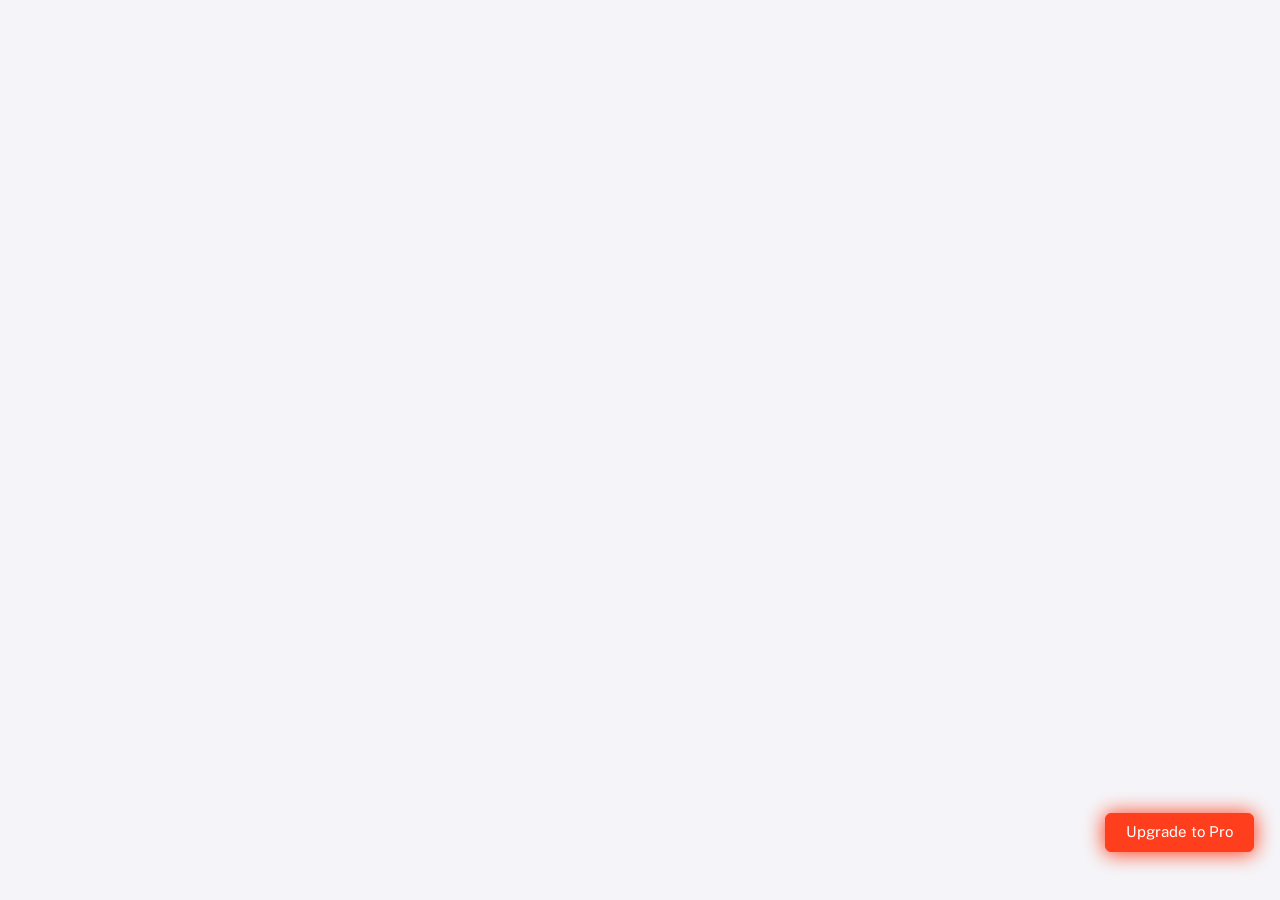
<file: HuzlabBlog/HuzlabBlog.Web/wwwroot/sneat/html/auth-login-basic.html>
<!DOCTYPE html>

<!-- =========================================================
* Sneat - Bootstrap 5 HTML Admin Template - Pro | v1.0.0
==============================================================

* Product Page: https://themeselection.com/products/sneat-bootstrap-html-admin-template/
* Created by: ThemeSelection
* License: You must have a valid license purchased in order to legally use the theme for your project.
* Copyright ThemeSelection (https://themeselection.com)

=========================================================
 -->
<!-- beautify ignore:start -->
<html
  lang="en"
  class="light-style customizer-hide"
  dir="ltr"
  data-theme="theme-default"
  data-assets-path="../assets/"
  data-template="vertical-menu-template-free"
>
  <head>
    <meta charset="utf-8" />
    <meta
      name="viewport"
      content="width=device-width, initial-scale=1.0, user-scalable=no, minimum-scale=1.0, maximum-scale=1.0"
    />

    <title>Login Basic - Pages | Sneat - Bootstrap 5 HTML Admin Template - Pro</title>

    <meta name="description" content="" />

    <!-- Favicon -->
    <link rel="icon" type="image/x-icon" href="../assets/img/favicon/favicon.ico" />

    <!-- Fonts -->
    <link rel="preconnect" href="https://fonts.googleapis.com" />
    <link rel="preconnect" href="https://fonts.gstatic.com" crossorigin />
    <link
      href="https://fonts.googleapis.com/css2?family=Public+Sans:ital,wght@0,300;0,400;0,500;0,600;0,700;1,300;1,400;1,500;1,600;1,700&display=swap"
      rel="stylesheet"
    />

    <!-- Icons. Uncomment required icon fonts -->
    <link rel="stylesheet" href="../assets/vendor/fonts/boxicons.css" />

    <!-- Core CSS -->
    <link rel="stylesheet" href="../assets/vendor/css/core.css" class="template-customizer-core-css" />
    <link rel="stylesheet" href="../assets/vendor/css/theme-default.css" class="template-customizer-theme-css" />
    <link rel="stylesheet" href="../assets/css/demo.css" />

    <!-- Vendors CSS -->
    <link rel="stylesheet" href="../assets/vendor/libs/perfect-scrollbar/perfect-scrollbar.css" />

    <!-- Page CSS -->
    <!-- Page -->
    <link rel="stylesheet" href="../assets/vendor/css/pages/page-auth.css" />
    <!-- Helpers -->
    <script src="../assets/vendor/js/helpers.js"></script>

    <!--! Template customizer & Theme config files MUST be included after core stylesheets and helpers.js in the <head> section -->
    <!--? Config:  Mandatory theme config file contain global vars & default theme options, Set your preferred theme option in this file.  -->
    <script src="../assets/js/config.js"></script>
  </head>

  <body>
    <!-- Content -->
    <!-- / Content -->

    <div class="buy-now">
      <a
        href="https://themeselection.com/products/sneat-bootstrap-html-admin-template/"
        target="_blank"
        class="btn btn-danger btn-buy-now"
        >Upgrade to Pro</a
      >
    </div>

    <!-- Core JS -->
    <!-- build:js assets/vendor/js/core.js -->
    <script src="../assets/vendor/libs/jquery/jquery.js"></script>
    <script src="../assets/vendor/libs/popper/popper.js"></script>
    <script src="../assets/vendor/js/bootstrap.js"></script>
    <script src="../assets/vendor/libs/perfect-scrollbar/perfect-scrollbar.js"></script>

    <script src="../assets/vendor/js/menu.js"></script>
    <!-- endbuild -->

    <!-- Vendors JS -->

    <!-- Main JS -->
    <script src="../assets/js/main.js"></script>

    <!-- Page JS -->

    <!-- Place this tag in your head or just before your close body tag. -->
    <script async defer src="https://buttons.github.io/buttons.js"></script>
  </body>
</html>
</file>
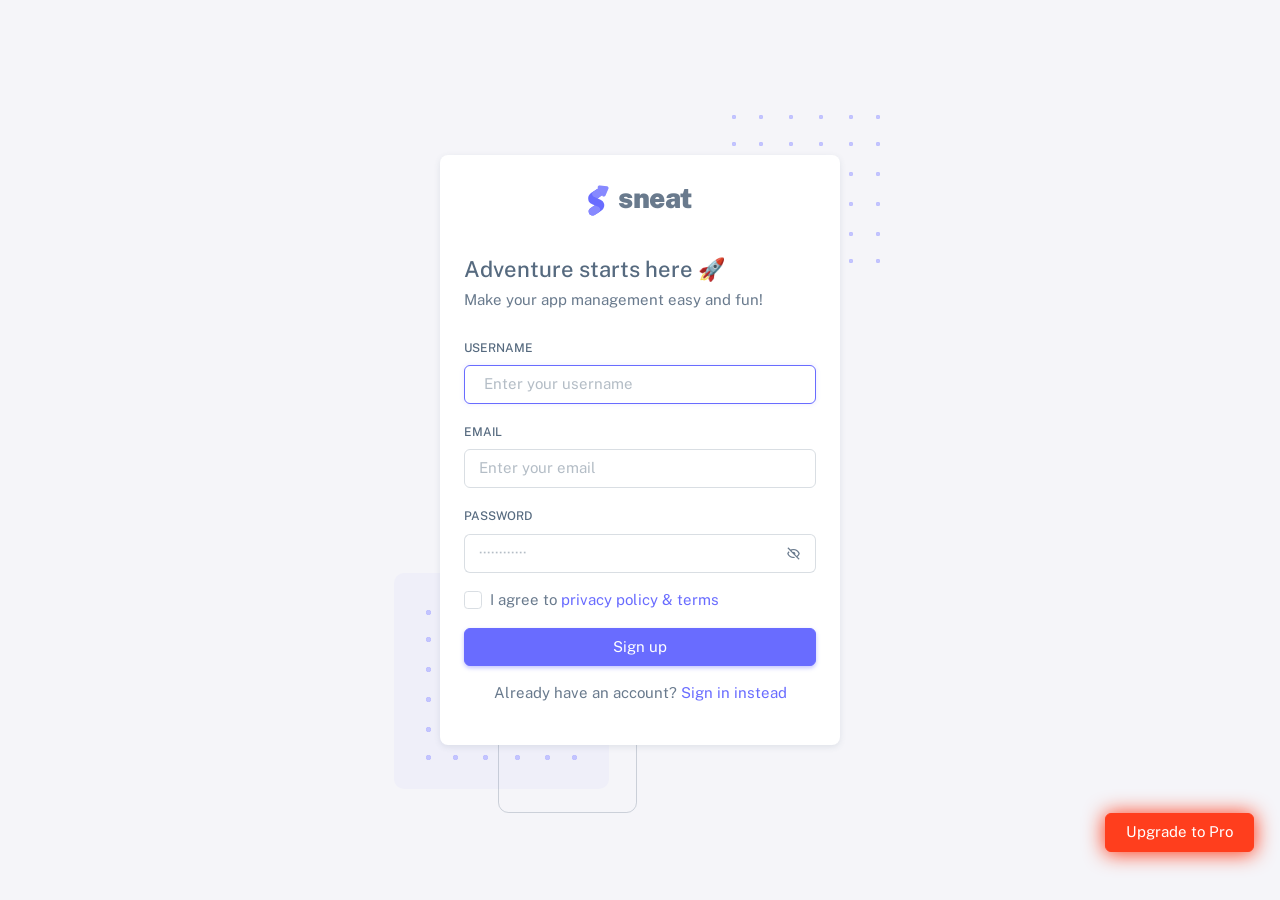
<file: HuzlabBlog/HuzlabBlog.Web/wwwroot/sneat/html/auth-register-basic.html>
<!DOCTYPE html>

<!-- =========================================================
* Sneat - Bootstrap 5 HTML Admin Template - Pro | v1.0.0
==============================================================

* Product Page: https://themeselection.com/products/sneat-bootstrap-html-admin-template/
* Created by: ThemeSelection
* License: You must have a valid license purchased in order to legally use the theme for your project.
* Copyright ThemeSelection (https://themeselection.com)

=========================================================
 -->
<!-- beautify ignore:start -->
<html
  lang="en"
  class="light-style customizer-hide"
  dir="ltr"
  data-theme="theme-default"
  data-assets-path="../assets/"
  data-template="vertical-menu-template-free"
>
  <head>
    <meta charset="utf-8" />
    <meta
      name="viewport"
      content="width=device-width, initial-scale=1.0, user-scalable=no, minimum-scale=1.0, maximum-scale=1.0"
    />

    <title>Register Basic - Pages | Sneat - Bootstrap 5 HTML Admin Template - Pro</title>

    <meta name="description" content="" />

    <!-- Favicon -->
    <link rel="icon" type="image/x-icon" href="../assets/img/favicon/favicon.ico" />

    <!-- Fonts -->
    <link rel="preconnect" href="https://fonts.googleapis.com" />
    <link rel="preconnect" href="https://fonts.gstatic.com" crossorigin />
    <link
      href="https://fonts.googleapis.com/css2?family=Public+Sans:ital,wght@0,300;0,400;0,500;0,600;0,700;1,300;1,400;1,500;1,600;1,700&display=swap"
      rel="stylesheet"
    />

    <!-- Icons. Uncomment required icon fonts -->
    <link rel="stylesheet" href="../assets/vendor/fonts/boxicons.css" />

    <!-- Core CSS -->
    <link rel="stylesheet" href="../assets/vendor/css/core.css" class="template-customizer-core-css" />
    <link rel="stylesheet" href="../assets/vendor/css/theme-default.css" class="template-customizer-theme-css" />
    <link rel="stylesheet" href="../assets/css/demo.css" />

    <!-- Vendors CSS -->
    <link rel="stylesheet" href="../assets/vendor/libs/perfect-scrollbar/perfect-scrollbar.css" />

    <!-- Page CSS -->
    <!-- Page -->
    <link rel="stylesheet" href="../assets/vendor/css/pages/page-auth.css" />
    <!-- Helpers -->
    <script src="../assets/vendor/js/helpers.js"></script>

    <!--! Template customizer & Theme config files MUST be included after core stylesheets and helpers.js in the <head> section -->
    <!--? Config:  Mandatory theme config file contain global vars & default theme options, Set your preferred theme option in this file.  -->
    <script src="../assets/js/config.js"></script>
  </head>

  <body>
    <!-- Content -->

    <div class="container-xxl">
      <div class="authentication-wrapper authentication-basic container-p-y">
        <div class="authentication-inner">
          <!-- Register Card -->
          <div class="card">
            <div class="card-body">
              <!-- Logo -->
              <div class="app-brand justify-content-center">
                <a href="index.html" class="app-brand-link gap-2">
                  <span class="app-brand-logo demo">
                    <svg
                      width="25"
                      viewBox="0 0 25 42"
                      version="1.1"
                      xmlns="http://www.w3.org/2000/svg"
                      xmlns:xlink="http://www.w3.org/1999/xlink"
                    >
                      <defs>
                        <path
                          d="M13.7918663,0.358365126 L3.39788168,7.44174259 C0.566865006,9.69408886 -0.379795268,12.4788597 0.557900856,15.7960551 C0.68998853,16.2305145 1.09562888,17.7872135 3.12357076,19.2293357 C3.8146334,19.7207684 5.32369333,20.3834223 7.65075054,21.2172976 L7.59773219,21.2525164 L2.63468769,24.5493413 C0.445452254,26.3002124 0.0884951797,28.5083815 1.56381646,31.1738486 C2.83770406,32.8170431 5.20850219,33.2640127 7.09180128,32.5391577 C8.347334,32.0559211 11.4559176,30.0011079 16.4175519,26.3747182 C18.0338572,24.4997857 18.6973423,22.4544883 18.4080071,20.2388261 C17.963753,17.5346866 16.1776345,15.5799961 13.0496516,14.3747546 L10.9194936,13.4715819 L18.6192054,7.984237 L13.7918663,0.358365126 Z"
                          id="path-1"
                        ></path>
                        <path
                          d="M5.47320593,6.00457225 C4.05321814,8.216144 4.36334763,10.0722806 6.40359441,11.5729822 C8.61520715,12.571656 10.0999176,13.2171421 10.8577257,13.5094407 L15.5088241,14.433041 L18.6192054,7.984237 C15.5364148,3.11535317 13.9273018,0.573395879 13.7918663,0.358365126 C13.5790555,0.511491653 10.8061687,2.3935607 5.47320593,6.00457225 Z"
                          id="path-3"
                        ></path>
                        <path
                          d="M7.50063644,21.2294429 L12.3234468,23.3159332 C14.1688022,24.7579751 14.397098,26.4880487 13.008334,28.506154 C11.6195701,30.5242593 10.3099883,31.790241 9.07958868,32.3040991 C5.78142938,33.4346997 4.13234973,34 4.13234973,34 C4.13234973,34 2.75489982,33.0538207 2.37032616e-14,31.1614621 C-0.55822714,27.8186216 -0.55822714,26.0572515 -4.05231404e-15,25.8773518 C0.83734071,25.6075023 2.77988457,22.8248993 3.3049379,22.52991 C3.65497346,22.3332504 5.05353963,21.8997614 7.50063644,21.2294429 Z"
                          id="path-4"
                        ></path>
                        <path
                          d="M20.6,7.13333333 L25.6,13.8 C26.2627417,14.6836556 26.0836556,15.9372583 25.2,16.6 C24.8538077,16.8596443 24.4327404,17 24,17 L14,17 C12.8954305,17 12,16.1045695 12,15 C12,14.5672596 12.1403557,14.1461923 12.4,13.8 L17.4,7.13333333 C18.0627417,6.24967773 19.3163444,6.07059163 20.2,6.73333333 C20.3516113,6.84704183 20.4862915,6.981722 20.6,7.13333333 Z"
                          id="path-5"
                        ></path>
                      </defs>
                      <g id="g-app-brand" stroke="none" stroke-width="1" fill="none" fill-rule="evenodd">
                        <g id="Brand-Logo" transform="translate(-27.000000, -15.000000)">
                          <g id="Icon" transform="translate(27.000000, 15.000000)">
                            <g id="Mask" transform="translate(0.000000, 8.000000)">
                              <mask id="mask-2" fill="white">
                                <use xlink:href="#path-1"></use>
                              </mask>
                              <use fill="#696cff" xlink:href="#path-1"></use>
                              <g id="Path-3" mask="url(#mask-2)">
                                <use fill="#696cff" xlink:href="#path-3"></use>
                                <use fill-opacity="0.2" fill="#FFFFFF" xlink:href="#path-3"></use>
                              </g>
                              <g id="Path-4" mask="url(#mask-2)">
                                <use fill="#696cff" xlink:href="#path-4"></use>
                                <use fill-opacity="0.2" fill="#FFFFFF" xlink:href="#path-4"></use>
                              </g>
                            </g>
                            <g
                              id="Triangle"
                              transform="translate(19.000000, 11.000000) rotate(-300.000000) translate(-19.000000, -11.000000) "
                            >
                              <use fill="#696cff" xlink:href="#path-5"></use>
                              <use fill-opacity="0.2" fill="#FFFFFF" xlink:href="#path-5"></use>
                            </g>
                          </g>
                        </g>
                      </g>
                    </svg>
                  </span>
                  <span class="app-brand-text demo text-body fw-bolder">Sneat</span>
                </a>
              </div>
              <!-- /Logo -->
              <h4 class="mb-2">Adventure starts here 🚀</h4>
              <p class="mb-4">Make your app management easy and fun!</p>

              <form id="formAuthentication" class="mb-3" action="index.html" method="POST">
                <div class="mb-3">
                  <label for="username" class="form-label">Username</label>
                  <input
                    type="text"
                    class="form-control"
                    id="username"
                    name="username"
                    placeholder="Enter your username"
                    autofocus
                  />
                </div>
                <div class="mb-3">
                  <label for="email" class="form-label">Email</label>
                  <input type="text" class="form-control" id="email" name="email" placeholder="Enter your email" />
                </div>
                <div class="mb-3 form-password-toggle">
                  <label class="form-label" for="password">Password</label>
                  <div class="input-group input-group-merge">
                    <input
                      type="password"
                      id="password"
                      class="form-control"
                      name="password"
                      placeholder="&#xb7;&#xb7;&#xb7;&#xb7;&#xb7;&#xb7;&#xb7;&#xb7;&#xb7;&#xb7;&#xb7;&#xb7;"
                      aria-describedby="password"
                    />
                    <span class="input-group-text cursor-pointer"><i class="bx bx-hide"></i></span>
                  </div>
                </div>

                <div class="mb-3">
                  <div class="form-check">
                    <input class="form-check-input" type="checkbox" id="terms-conditions" name="terms" />
                    <label class="form-check-label" for="terms-conditions">
                      I agree to
                      <a href="javascript:void(0);">privacy policy & terms</a>
                    </label>
                  </div>
                </div>
                <button class="btn btn-primary d-grid w-100">Sign up</button>
              </form>

              <p class="text-center">
                <span>Already have an account?</span>
                <a href="auth-login-basic.html">
                  <span>Sign in instead</span>
                </a>
              </p>
            </div>
          </div>
          <!-- Register Card -->
        </div>
      </div>
    </div>

    <!-- / Content -->

    <div class="buy-now">
      <a
        href="https://themeselection.com/products/sneat-bootstrap-html-admin-template/"
        target="_blank"
        class="btn btn-danger btn-buy-now"
        >Upgrade to Pro</a
      >
    </div>

    <!-- Core JS -->
    <!-- build:js assets/vendor/js/core.js -->
    <script src="../assets/vendor/libs/jquery/jquery.js"></script>
    <script src="../assets/vendor/libs/popper/popper.js"></script>
    <script src="../assets/vendor/js/bootstrap.js"></script>
    <script src="../assets/vendor/libs/perfect-scrollbar/perfect-scrollbar.js"></script>

    <script src="../assets/vendor/js/menu.js"></script>
    <!-- endbuild -->

    <!-- Vendors JS -->

    <!-- Main JS -->
    <script src="../assets/js/main.js"></script>

    <!-- Page JS -->

    <!-- Place this tag in your head or just before your close body tag. -->
    <script async defer src="https://buttons.github.io/buttons.js"></script>
  </body>
</html>
</file>
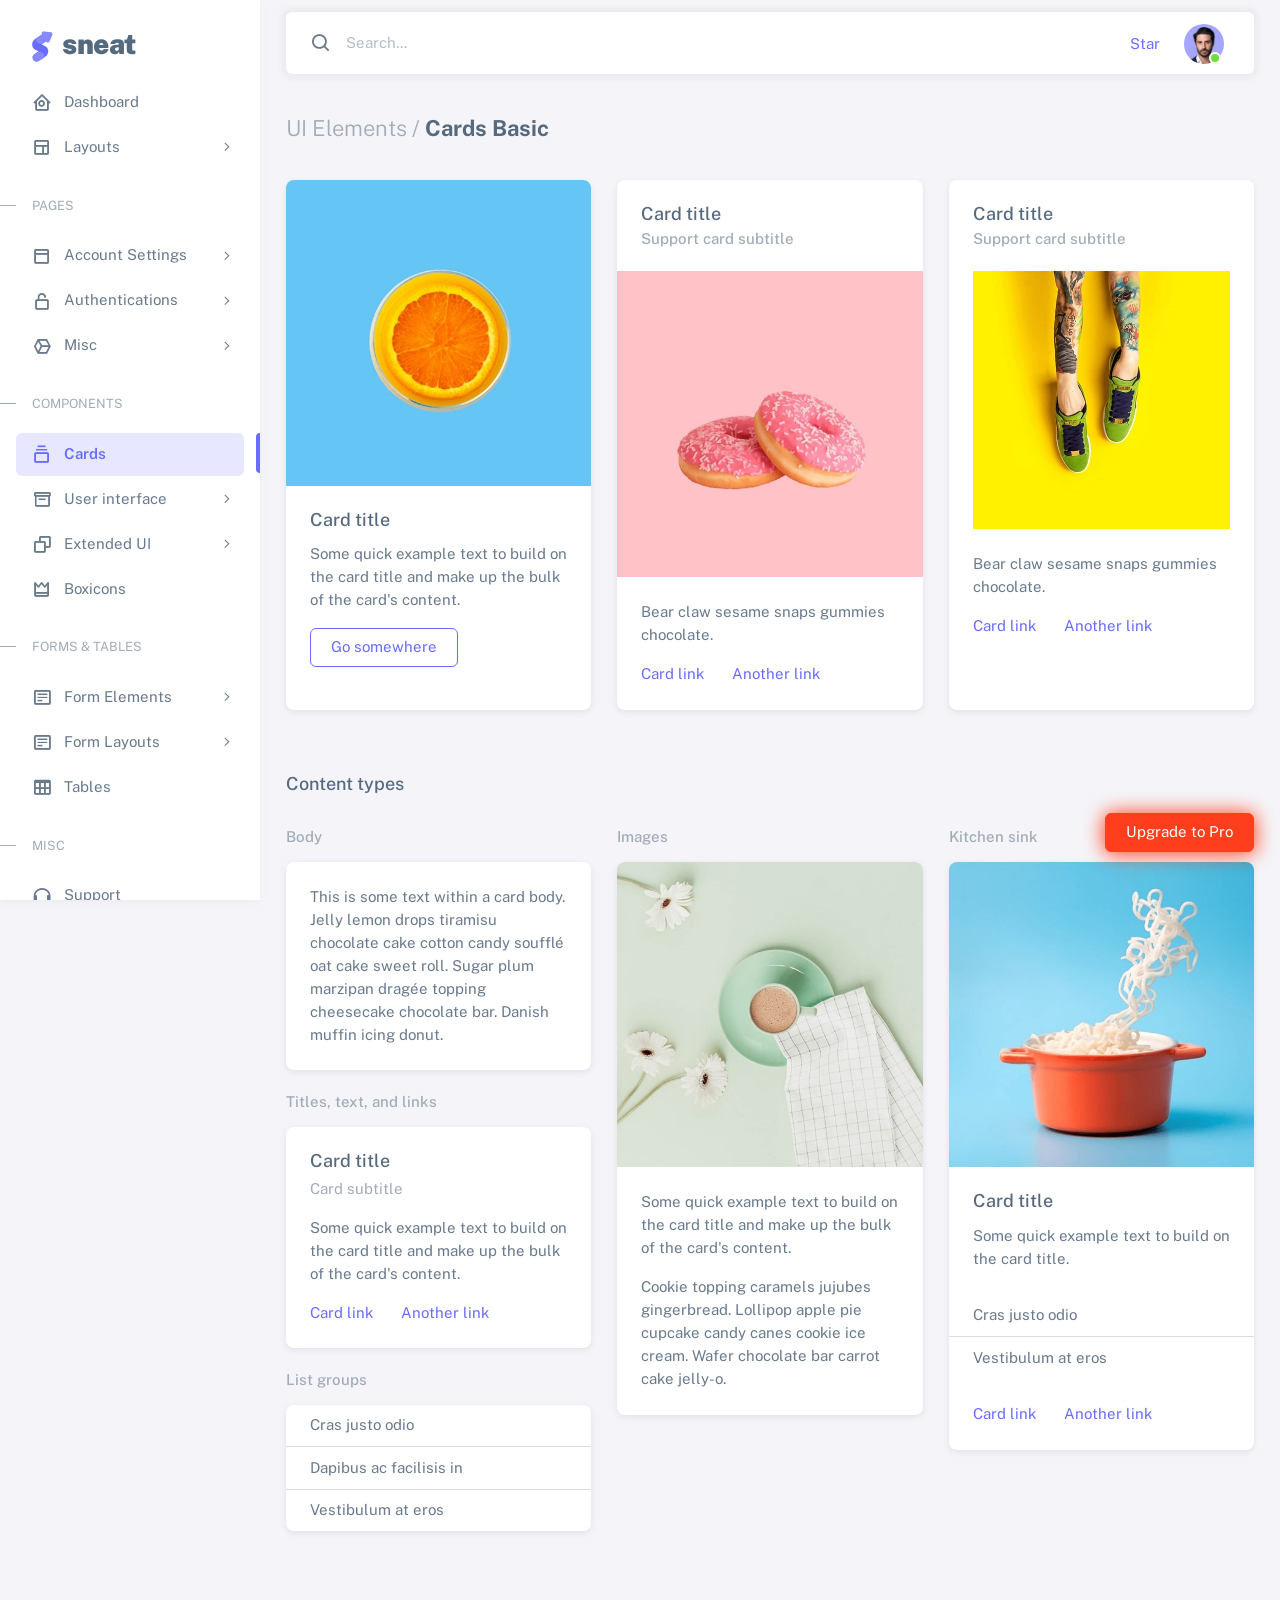
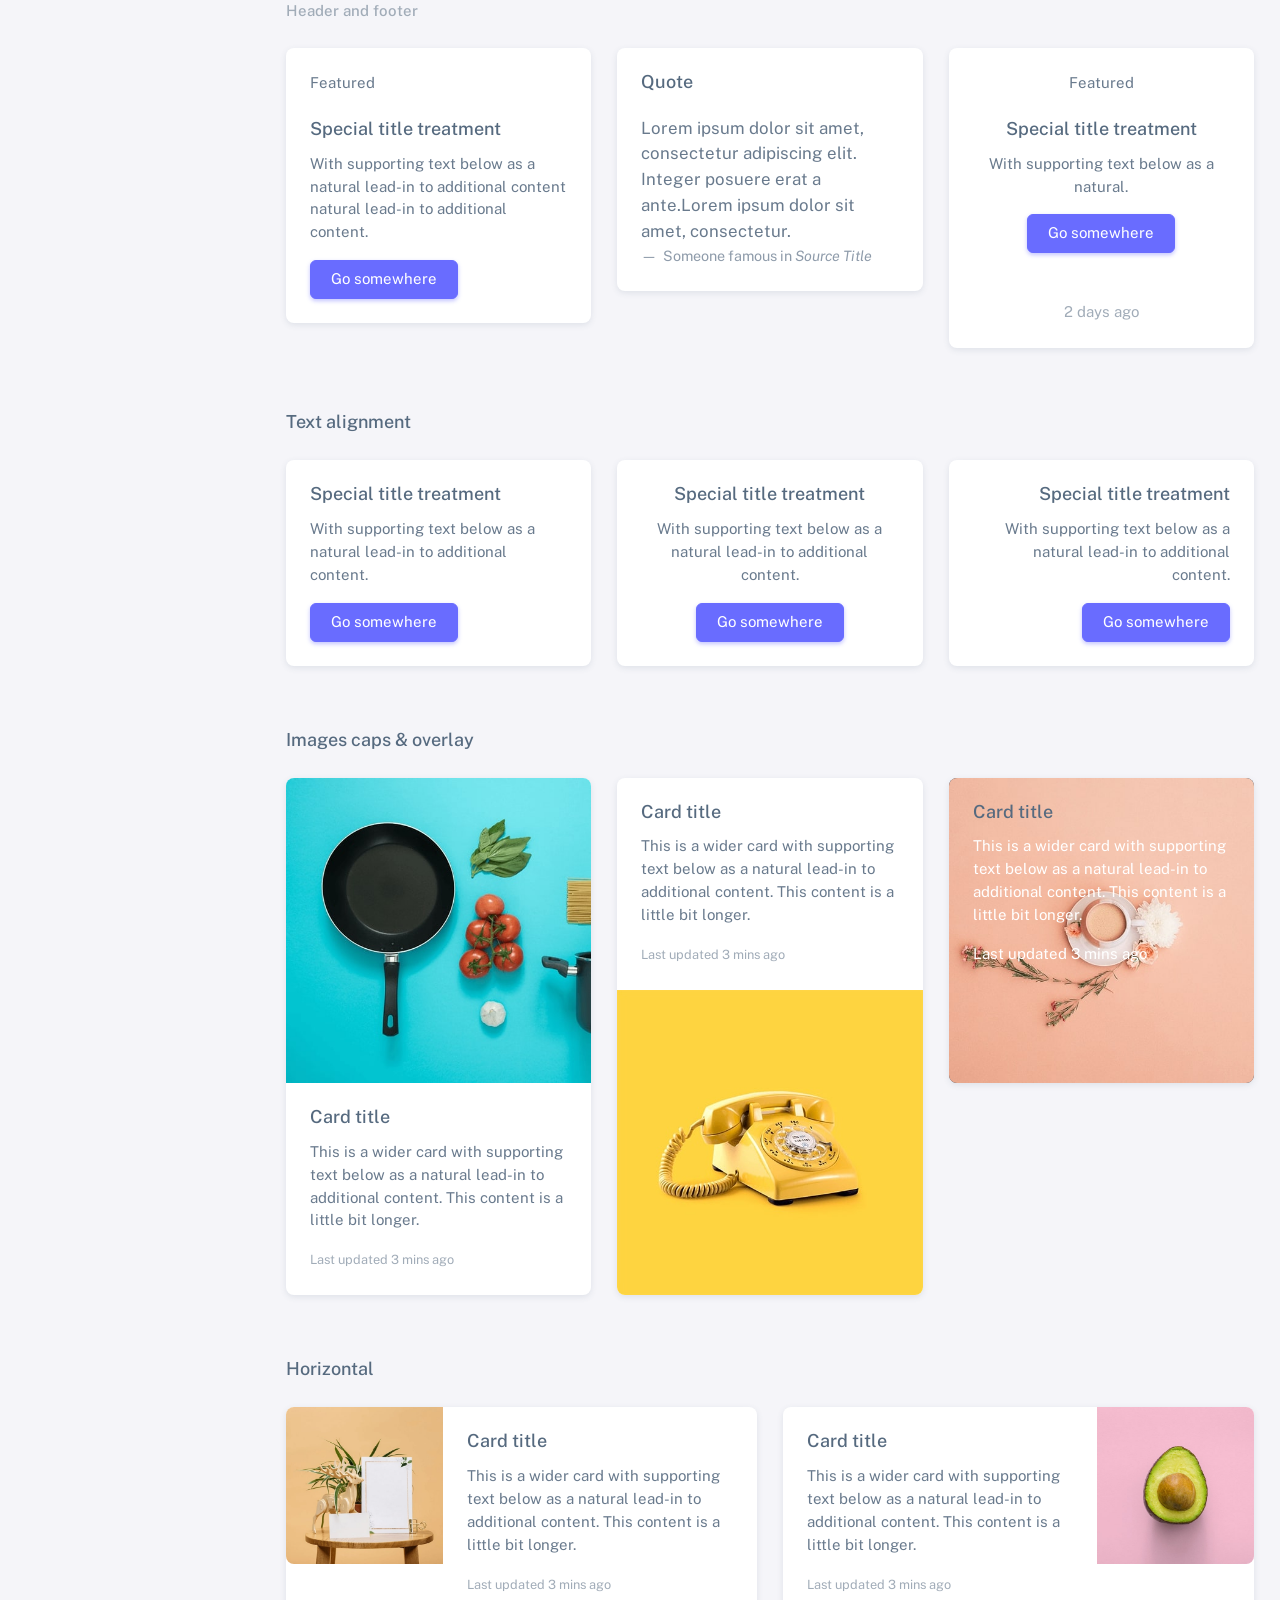
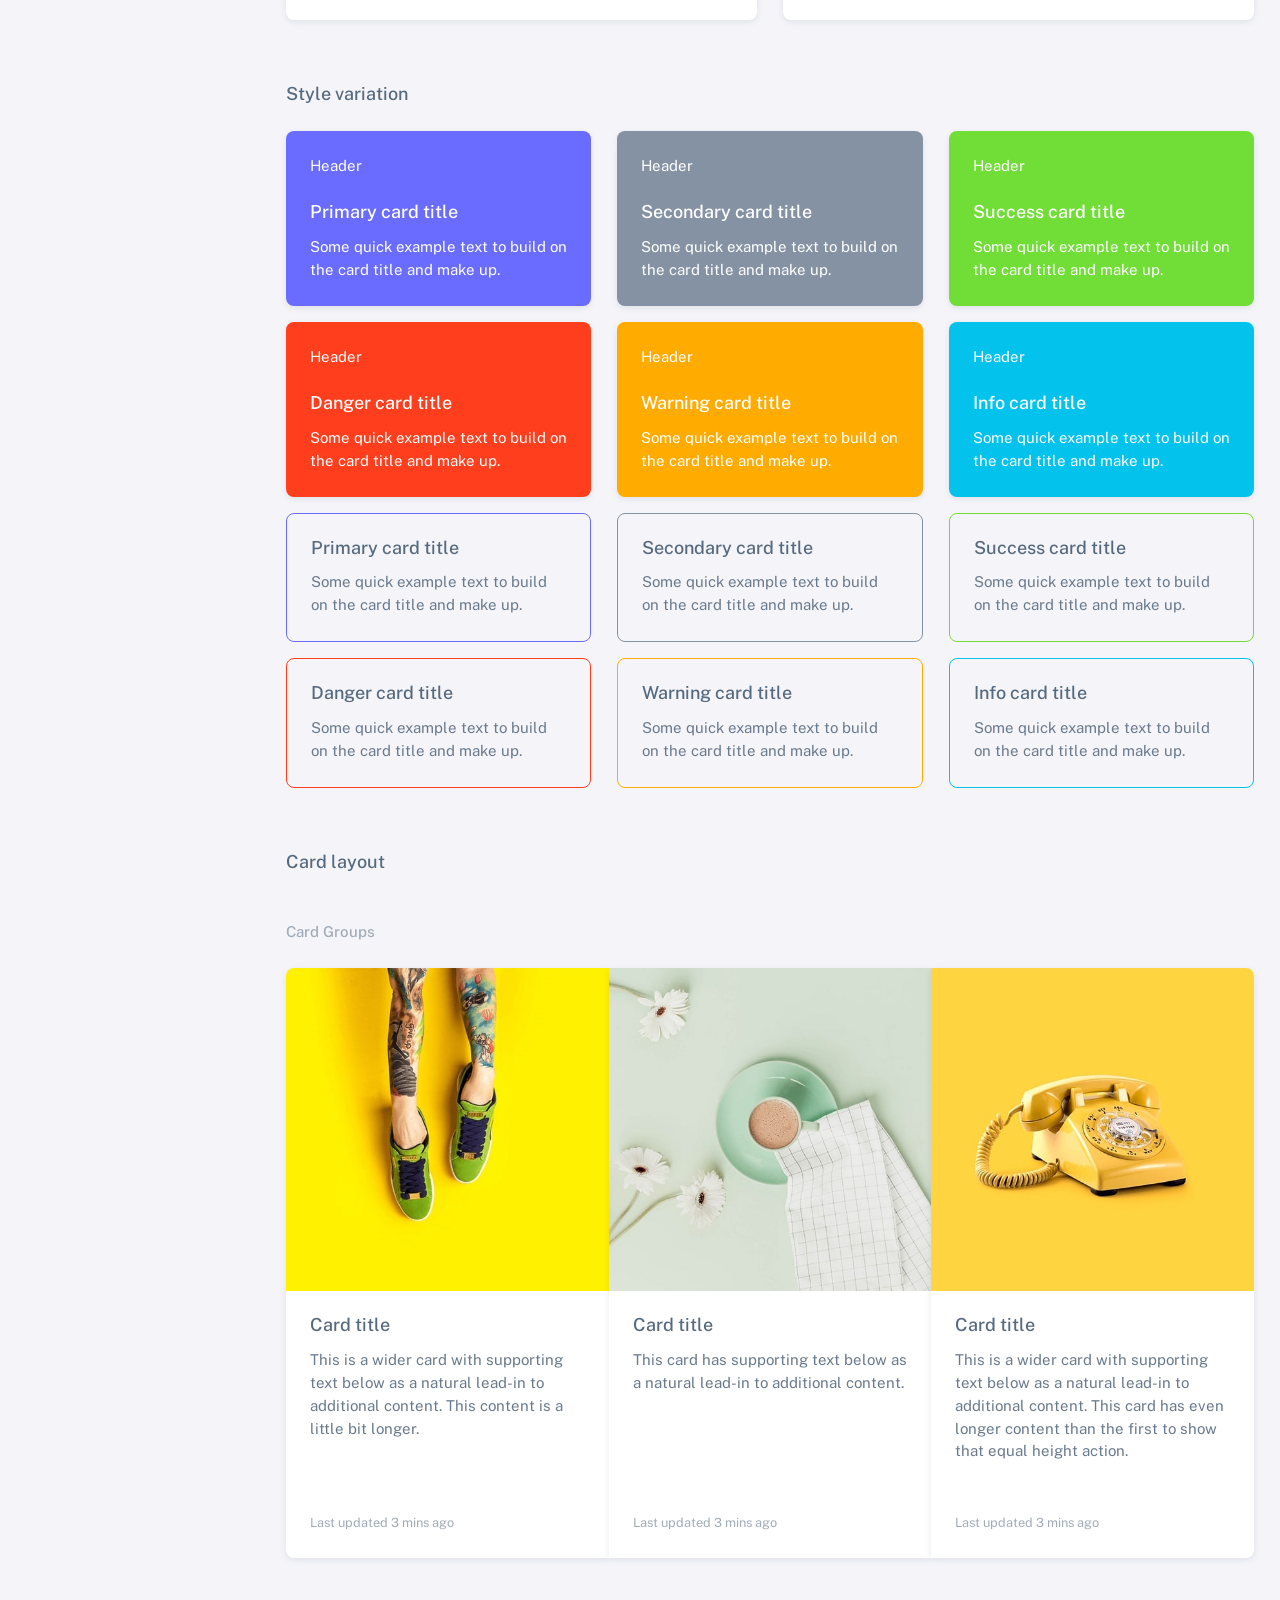
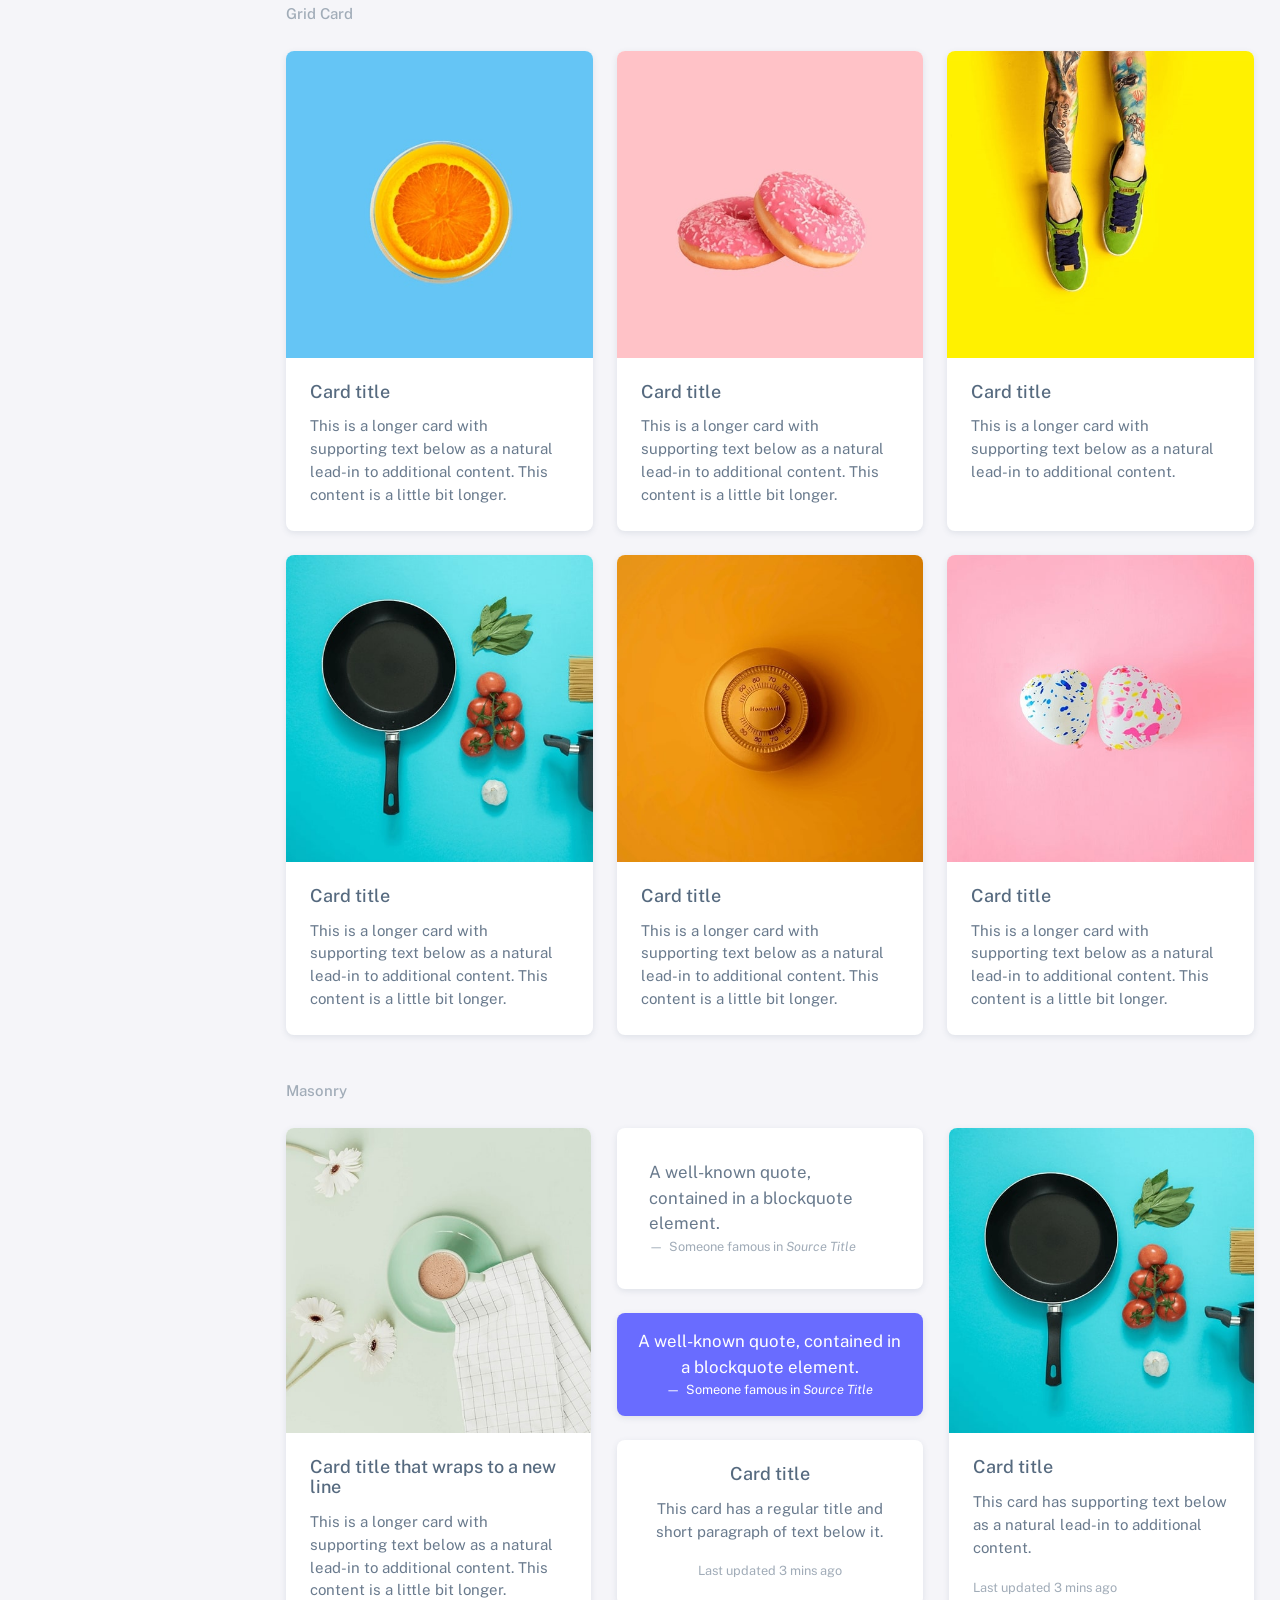
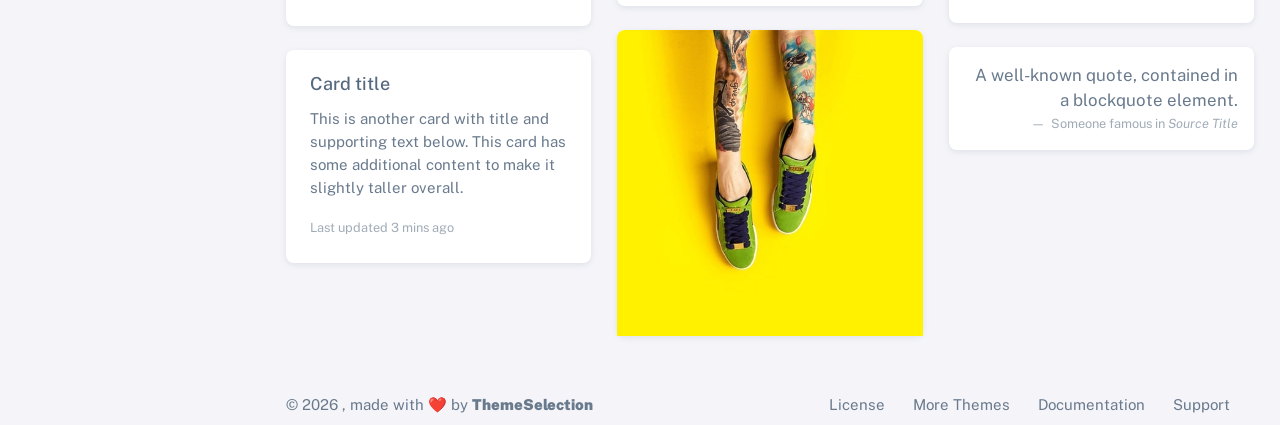
<file: HuzlabBlog/HuzlabBlog.Web/wwwroot/sneat/html/cards-basic.html>
<!DOCTYPE html>

<!-- =========================================================
* Sneat - Bootstrap 5 HTML Admin Template - Pro | v1.0.0
==============================================================

* Product Page: https://themeselection.com/products/sneat-bootstrap-html-admin-template/
* Created by: ThemeSelection
* License: You must have a valid license purchased in order to legally use the theme for your project.
* Copyright ThemeSelection (https://themeselection.com)

=========================================================
 -->
<!-- beautify ignore:start -->
<html
  lang="en"
  class="light-style layout-menu-fixed"
  dir="ltr"
  data-theme="theme-default"
  data-assets-path="../assets/"
  data-template="vertical-menu-template-free"
>
  <head>
    <meta charset="utf-8" />
    <meta
      name="viewport"
      content="width=device-width, initial-scale=1.0, user-scalable=no, minimum-scale=1.0, maximum-scale=1.0"
    />

    <title>Cards basic - UI elements | Sneat - Bootstrap 5 HTML Admin Template - Pro</title>

    <meta name="description" content="" />

    <!-- Favicon -->
    <link rel="icon" type="image/x-icon" href="../assets/img/favicon/favicon.ico" />

    <!-- Fonts -->
    <link rel="preconnect" href="https://fonts.googleapis.com" />
    <link rel="preconnect" href="https://fonts.gstatic.com" crossorigin />
    <link
      href="https://fonts.googleapis.com/css2?family=Public+Sans:ital,wght@0,300;0,400;0,500;0,600;0,700;1,300;1,400;1,500;1,600;1,700&display=swap"
      rel="stylesheet"
    />

    <!-- Icons. Uncomment required icon fonts -->
    <link rel="stylesheet" href="../assets/vendor/fonts/boxicons.css" />

    <!-- Core CSS -->
    <link rel="stylesheet" href="../assets/vendor/css/core.css" class="template-customizer-core-css" />
    <link rel="stylesheet" href="../assets/vendor/css/theme-default.css" class="template-customizer-theme-css" />
    <link rel="stylesheet" href="../assets/css/demo.css" />

    <!-- Vendors CSS -->
    <link rel="stylesheet" href="../assets/vendor/libs/perfect-scrollbar/perfect-scrollbar.css" />

    <!-- Page CSS -->

    <!-- Helpers -->
    <script src="../assets/vendor/js/helpers.js"></script>

    <!--! Template customizer & Theme config files MUST be included after core stylesheets and helpers.js in the <head> section -->
    <!--? Config:  Mandatory theme config file contain global vars & default theme options, Set your preferred theme option in this file.  -->
    <script src="../assets/js/config.js"></script>
  </head>

  <body>
    <!-- Layout wrapper -->
    <div class="layout-wrapper layout-content-navbar">
      <div class="layout-container">
        <!-- Menu -->

        <aside id="layout-menu" class="layout-menu menu-vertical menu bg-menu-theme">
          <div class="app-brand demo">
            <a href="index.html" class="app-brand-link">
              <span class="app-brand-logo demo">
                <svg
                  width="25"
                  viewBox="0 0 25 42"
                  version="1.1"
                  xmlns="http://www.w3.org/2000/svg"
                  xmlns:xlink="http://www.w3.org/1999/xlink"
                >
                  <defs>
                    <path
                      d="M13.7918663,0.358365126 L3.39788168,7.44174259 C0.566865006,9.69408886 -0.379795268,12.4788597 0.557900856,15.7960551 C0.68998853,16.2305145 1.09562888,17.7872135 3.12357076,19.2293357 C3.8146334,19.7207684 5.32369333,20.3834223 7.65075054,21.2172976 L7.59773219,21.2525164 L2.63468769,24.5493413 C0.445452254,26.3002124 0.0884951797,28.5083815 1.56381646,31.1738486 C2.83770406,32.8170431 5.20850219,33.2640127 7.09180128,32.5391577 C8.347334,32.0559211 11.4559176,30.0011079 16.4175519,26.3747182 C18.0338572,24.4997857 18.6973423,22.4544883 18.4080071,20.2388261 C17.963753,17.5346866 16.1776345,15.5799961 13.0496516,14.3747546 L10.9194936,13.4715819 L18.6192054,7.984237 L13.7918663,0.358365126 Z"
                      id="path-1"
                    ></path>
                    <path
                      d="M5.47320593,6.00457225 C4.05321814,8.216144 4.36334763,10.0722806 6.40359441,11.5729822 C8.61520715,12.571656 10.0999176,13.2171421 10.8577257,13.5094407 L15.5088241,14.433041 L18.6192054,7.984237 C15.5364148,3.11535317 13.9273018,0.573395879 13.7918663,0.358365126 C13.5790555,0.511491653 10.8061687,2.3935607 5.47320593,6.00457225 Z"
                      id="path-3"
                    ></path>
                    <path
                      d="M7.50063644,21.2294429 L12.3234468,23.3159332 C14.1688022,24.7579751 14.397098,26.4880487 13.008334,28.506154 C11.6195701,30.5242593 10.3099883,31.790241 9.07958868,32.3040991 C5.78142938,33.4346997 4.13234973,34 4.13234973,34 C4.13234973,34 2.75489982,33.0538207 2.37032616e-14,31.1614621 C-0.55822714,27.8186216 -0.55822714,26.0572515 -4.05231404e-15,25.8773518 C0.83734071,25.6075023 2.77988457,22.8248993 3.3049379,22.52991 C3.65497346,22.3332504 5.05353963,21.8997614 7.50063644,21.2294429 Z"
                      id="path-4"
                    ></path>
                    <path
                      d="M20.6,7.13333333 L25.6,13.8 C26.2627417,14.6836556 26.0836556,15.9372583 25.2,16.6 C24.8538077,16.8596443 24.4327404,17 24,17 L14,17 C12.8954305,17 12,16.1045695 12,15 C12,14.5672596 12.1403557,14.1461923 12.4,13.8 L17.4,7.13333333 C18.0627417,6.24967773 19.3163444,6.07059163 20.2,6.73333333 C20.3516113,6.84704183 20.4862915,6.981722 20.6,7.13333333 Z"
                      id="path-5"
                    ></path>
                  </defs>
                  <g id="g-app-brand" stroke="none" stroke-width="1" fill="none" fill-rule="evenodd">
                    <g id="Brand-Logo" transform="translate(-27.000000, -15.000000)">
                      <g id="Icon" transform="translate(27.000000, 15.000000)">
                        <g id="Mask" transform="translate(0.000000, 8.000000)">
                          <mask id="mask-2" fill="white">
                            <use xlink:href="#path-1"></use>
                          </mask>
                          <use fill="#696cff" xlink:href="#path-1"></use>
                          <g id="Path-3" mask="url(#mask-2)">
                            <use fill="#696cff" xlink:href="#path-3"></use>
                            <use fill-opacity="0.2" fill="#FFFFFF" xlink:href="#path-3"></use>
                          </g>
                          <g id="Path-4" mask="url(#mask-2)">
                            <use fill="#696cff" xlink:href="#path-4"></use>
                            <use fill-opacity="0.2" fill="#FFFFFF" xlink:href="#path-4"></use>
                          </g>
                        </g>
                        <g
                          id="Triangle"
                          transform="translate(19.000000, 11.000000) rotate(-300.000000) translate(-19.000000, -11.000000) "
                        >
                          <use fill="#696cff" xlink:href="#path-5"></use>
                          <use fill-opacity="0.2" fill="#FFFFFF" xlink:href="#path-5"></use>
                        </g>
                      </g>
                    </g>
                  </g>
                </svg>
              </span>
              <span class="app-brand-text demo menu-text fw-bolder ms-2">Sneat</span>
            </a>

            <a href="javascript:void(0);" class="layout-menu-toggle menu-link text-large ms-auto d-block d-xl-none">
              <i class="bx bx-chevron-left bx-sm align-middle"></i>
            </a>
          </div>

          <div class="menu-inner-shadow"></div>

          <ul class="menu-inner py-1">
            <!-- Dashboard -->
            <li class="menu-item">
              <a href="index.html" class="menu-link">
                <i class="menu-icon tf-icons bx bx-home-circle"></i>
                <div data-i18n="Analytics">Dashboard</div>
              </a>
            </li>

            <!-- Layouts -->
            <li class="menu-item">
              <a href="javascript:void(0);" class="menu-link menu-toggle">
                <i class="menu-icon tf-icons bx bx-layout"></i>
                <div data-i18n="Layouts">Layouts</div>
              </a>

              <ul class="menu-sub">
                <li class="menu-item">
                  <a href="layouts-without-menu.html" class="menu-link">
                    <div data-i18n="Without menu">Without menu</div>
                  </a>
                </li>
                <li class="menu-item">
                  <a href="layouts-without-navbar.html" class="menu-link">
                    <div data-i18n="Without navbar">Without navbar</div>
                  </a>
                </li>
                <li class="menu-item">
                  <a href="layouts-container.html" class="menu-link">
                    <div data-i18n="Container">Container</div>
                  </a>
                </li>
                <li class="menu-item">
                  <a href="layouts-fluid.html" class="menu-link">
                    <div data-i18n="Fluid">Fluid</div>
                  </a>
                </li>
                <li class="menu-item">
                  <a href="layouts-blank.html" class="menu-link">
                    <div data-i18n="Blank">Blank</div>
                  </a>
                </li>
              </ul>
            </li>

            <li class="menu-header small text-uppercase">
              <span class="menu-header-text">Pages</span>
            </li>
            <li class="menu-item">
              <a href="javascript:void(0);" class="menu-link menu-toggle">
                <i class="menu-icon tf-icons bx bx-dock-top"></i>
                <div data-i18n="Account Settings">Account Settings</div>
              </a>
              <ul class="menu-sub">
                <li class="menu-item">
                  <a href="pages-account-settings-account.html" class="menu-link">
                    <div data-i18n="Account">Account</div>
                  </a>
                </li>
                <li class="menu-item">
                  <a href="pages-account-settings-notifications.html" class="menu-link">
                    <div data-i18n="Notifications">Notifications</div>
                  </a>
                </li>
                <li class="menu-item">
                  <a href="pages-account-settings-connections.html" class="menu-link">
                    <div data-i18n="Connections">Connections</div>
                  </a>
                </li>
              </ul>
            </li>
            <li class="menu-item">
              <a href="javascript:void(0);" class="menu-link menu-toggle">
                <i class="menu-icon tf-icons bx bx-lock-open-alt"></i>
                <div data-i18n="Authentications">Authentications</div>
              </a>
              <ul class="menu-sub">
                <li class="menu-item">
                  <a href="auth-login-basic.html" class="menu-link" target="_blank">
                    <div data-i18n="Basic">Login</div>
                  </a>
                </li>
                <li class="menu-item">
                  <a href="auth-register-basic.html" class="menu-link" target="_blank">
                    <div data-i18n="Basic">Register</div>
                  </a>
                </li>
                <li class="menu-item">
                  <a href="auth-forgot-password-basic.html" class="menu-link" target="_blank">
                    <div data-i18n="Basic">Forgot Password</div>
                  </a>
                </li>
              </ul>
            </li>
            <li class="menu-item">
              <a href="javascript:void(0);" class="menu-link menu-toggle">
                <i class="menu-icon tf-icons bx bx-cube-alt"></i>
                <div data-i18n="Misc">Misc</div>
              </a>
              <ul class="menu-sub">
                <li class="menu-item">
                  <a href="pages-misc-error.html" class="menu-link">
                    <div data-i18n="Error">Error</div>
                  </a>
                </li>
                <li class="menu-item">
                  <a href="pages-misc-under-maintenance.html" class="menu-link">
                    <div data-i18n="Under Maintenance">Under Maintenance</div>
                  </a>
                </li>
              </ul>
            </li>
            <!-- Components -->
            <li class="menu-header small text-uppercase"><span class="menu-header-text">Components</span></li>
            <!-- Cards -->
            <li class="menu-item active">
              <a href="cards-basic.html" class="menu-link">
                <i class="menu-icon tf-icons bx bx-collection"></i>
                <div data-i18n="Basic">Cards</div>
              </a>
            </li>
            <!-- User interface -->
            <li class="menu-item">
              <a href="javascript:void(0)" class="menu-link menu-toggle">
                <i class="menu-icon tf-icons bx bx-box"></i>
                <div data-i18n="User interface">User interface</div>
              </a>
              <ul class="menu-sub">
                <li class="menu-item">
                  <a href="ui-accordion.html" class="menu-link">
                    <div data-i18n="Accordion">Accordion</div>
                  </a>
                </li>
                <li class="menu-item">
                  <a href="ui-alerts.html" class="menu-link">
                    <div data-i18n="Alerts">Alerts</div>
                  </a>
                </li>
                <li class="menu-item">
                  <a href="ui-badges.html" class="menu-link">
                    <div data-i18n="Badges">Badges</div>
                  </a>
                </li>
                <li class="menu-item">
                  <a href="ui-buttons.html" class="menu-link">
                    <div data-i18n="Buttons">Buttons</div>
                  </a>
                </li>
                <li class="menu-item">
                  <a href="ui-carousel.html" class="menu-link">
                    <div data-i18n="Carousel">Carousel</div>
                  </a>
                </li>
                <li class="menu-item">
                  <a href="ui-collapse.html" class="menu-link">
                    <div data-i18n="Collapse">Collapse</div>
                  </a>
                </li>
                <li class="menu-item">
                  <a href="ui-dropdowns.html" class="menu-link">
                    <div data-i18n="Dropdowns">Dropdowns</div>
                  </a>
                </li>
                <li class="menu-item">
                  <a href="ui-footer.html" class="menu-link">
                    <div data-i18n="Footer">Footer</div>
                  </a>
                </li>
                <li class="menu-item">
                  <a href="ui-list-groups.html" class="menu-link">
                    <div data-i18n="List Groups">List groups</div>
                  </a>
                </li>
                <li class="menu-item">
                  <a href="ui-modals.html" class="menu-link">
                    <div data-i18n="Modals">Modals</div>
                  </a>
                </li>
                <li class="menu-item">
                  <a href="ui-navbar.html" class="menu-link">
                    <div data-i18n="Navbar">Navbar</div>
                  </a>
                </li>
                <li class="menu-item">
                  <a href="ui-offcanvas.html" class="menu-link">
                    <div data-i18n="Offcanvas">Offcanvas</div>
                  </a>
                </li>
                <li class="menu-item">
                  <a href="ui-pagination-breadcrumbs.html" class="menu-link">
                    <div data-i18n="Pagination &amp; Breadcrumbs">Pagination &amp; Breadcrumbs</div>
                  </a>
                </li>
                <li class="menu-item">
                  <a href="ui-progress.html" class="menu-link">
                    <div data-i18n="Progress">Progress</div>
                  </a>
                </li>
                <li class="menu-item">
                  <a href="ui-spinners.html" class="menu-link">
                    <div data-i18n="Spinners">Spinners</div>
                  </a>
                </li>
                <li class="menu-item">
                  <a href="ui-tabs-pills.html" class="menu-link">
                    <div data-i18n="Tabs &amp; Pills">Tabs &amp; Pills</div>
                  </a>
                </li>
                <li class="menu-item">
                  <a href="ui-toasts.html" class="menu-link">
                    <div data-i18n="Toasts">Toasts</div>
                  </a>
                </li>
                <li class="menu-item">
                  <a href="ui-tooltips-popovers.html" class="menu-link">
                    <div data-i18n="Tooltips & Popovers">Tooltips &amp; popovers</div>
                  </a>
                </li>
                <li class="menu-item">
                  <a href="ui-typography.html" class="menu-link">
                    <div data-i18n="Typography">Typography</div>
                  </a>
                </li>
              </ul>
            </li>

            <!-- Extended components -->
            <li class="menu-item">
              <a href="javascript:void(0)" class="menu-link menu-toggle">
                <i class="menu-icon tf-icons bx bx-copy"></i>
                <div data-i18n="Extended UI">Extended UI</div>
              </a>
              <ul class="menu-sub">
                <li class="menu-item">
                  <a href="extended-ui-perfect-scrollbar.html" class="menu-link">
                    <div data-i18n="Perfect Scrollbar">Perfect scrollbar</div>
                  </a>
                </li>
                <li class="menu-item">
                  <a href="extended-ui-text-divider.html" class="menu-link">
                    <div data-i18n="Text Divider">Text Divider</div>
                  </a>
                </li>
              </ul>
            </li>

            <li class="menu-item">
              <a href="icons-boxicons.html" class="menu-link">
                <i class="menu-icon tf-icons bx bx-crown"></i>
                <div data-i18n="Boxicons">Boxicons</div>
              </a>
            </li>

            <!-- Forms & Tables -->
            <li class="menu-header small text-uppercase"><span class="menu-header-text">Forms &amp; Tables</span></li>
            <!-- Forms -->
            <li class="menu-item">
              <a href="javascript:void(0);" class="menu-link menu-toggle">
                <i class="menu-icon tf-icons bx bx-detail"></i>
                <div data-i18n="Form Elements">Form Elements</div>
              </a>
              <ul class="menu-sub">
                <li class="menu-item">
                  <a href="forms-basic-inputs.html" class="menu-link">
                    <div data-i18n="Basic Inputs">Basic Inputs</div>
                  </a>
                </li>
                <li class="menu-item">
                  <a href="forms-input-groups.html" class="menu-link">
                    <div data-i18n="Input groups">Input groups</div>
                  </a>
                </li>
              </ul>
            </li>
            <li class="menu-item">
              <a href="javascript:void(0);" class="menu-link menu-toggle">
                <i class="menu-icon tf-icons bx bx-detail"></i>
                <div data-i18n="Form Layouts">Form Layouts</div>
              </a>
              <ul class="menu-sub">
                <li class="menu-item">
                  <a href="form-layouts-vertical.html" class="menu-link">
                    <div data-i18n="Vertical Form">Vertical Form</div>
                  </a>
                </li>
                <li class="menu-item">
                  <a href="form-layouts-horizontal.html" class="menu-link">
                    <div data-i18n="Horizontal Form">Horizontal Form</div>
                  </a>
                </li>
              </ul>
            </li>
            <!-- Tables -->
            <li class="menu-item">
              <a href="tables-basic.html" class="menu-link">
                <i class="menu-icon tf-icons bx bx-table"></i>
                <div data-i18n="Tables">Tables</div>
              </a>
            </li>
            <!-- Misc -->
            <li class="menu-header small text-uppercase"><span class="menu-header-text">Misc</span></li>
            <li class="menu-item">
              <a
                href="https://github.com/themeselection/sneat-html-admin-template-free/issues"
                target="_blank"
                class="menu-link"
              >
                <i class="menu-icon tf-icons bx bx-support"></i>
                <div data-i18n="Support">Support</div>
              </a>
            </li>
            <li class="menu-item">
              <a
                href="https://themeselection.com/demo/sneat-bootstrap-html-admin-template/documentation/"
                target="_blank"
                class="menu-link"
              >
                <i class="menu-icon tf-icons bx bx-file"></i>
                <div data-i18n="Documentation">Documentation</div>
              </a>
            </li>
          </ul>
        </aside>
        <!-- / Menu -->

        <!-- Layout container -->
        <div class="layout-page">
          <!-- Navbar -->

          <nav
            class="layout-navbar container-xxl navbar navbar-expand-xl navbar-detached align-items-center bg-navbar-theme"
            id="layout-navbar"
          >
            <div class="layout-menu-toggle navbar-nav align-items-xl-center me-3 me-xl-0 d-xl-none">
              <a class="nav-item nav-link px-0 me-xl-4" href="javascript:void(0)">
                <i class="bx bx-menu bx-sm"></i>
              </a>
            </div>

            <div class="navbar-nav-right d-flex align-items-center" id="navbar-collapse">
              <!-- Search -->
              <div class="navbar-nav align-items-center">
                <div class="nav-item d-flex align-items-center">
                  <i class="bx bx-search fs-4 lh-0"></i>
                  <input
                    type="text"
                    class="form-control border-0 shadow-none"
                    placeholder="Search..."
                    aria-label="Search..."
                  />
                </div>
              </div>
              <!-- /Search -->

              <ul class="navbar-nav flex-row align-items-center ms-auto">
                <!-- Place this tag where you want the button to render. -->
                <li class="nav-item lh-1 me-3">
                  <a
                    class="github-button"
                    href="https://github.com/themeselection/sneat-html-admin-template-free"
                    data-icon="octicon-star"
                    data-size="large"
                    data-show-count="true"
                    aria-label="Star themeselection/sneat-html-admin-template-free on GitHub"
                    >Star</a
                  >
                </li>

                <!-- User -->
                <li class="nav-item navbar-dropdown dropdown-user dropdown">
                  <a class="nav-link dropdown-toggle hide-arrow" href="javascript:void(0);" data-bs-toggle="dropdown">
                    <div class="avatar avatar-online">
                      <img src="../assets/img/avatars/1.png" alt class="w-px-40 h-auto rounded-circle" />
                    </div>
                  </a>
                  <ul class="dropdown-menu dropdown-menu-end">
                    <li>
                      <a class="dropdown-item" href="#">
                        <div class="d-flex">
                          <div class="flex-shrink-0 me-3">
                            <div class="avatar avatar-online">
                              <img src="../assets/img/avatars/1.png" alt class="w-px-40 h-auto rounded-circle" />
                            </div>
                          </div>
                          <div class="flex-grow-1">
                            <span class="fw-semibold d-block">John Doe</span>
                            <small class="text-muted">Admin</small>
                          </div>
                        </div>
                      </a>
                    </li>
                    <li>
                      <div class="dropdown-divider"></div>
                    </li>
                    <li>
                      <a class="dropdown-item" href="#">
                        <i class="bx bx-user me-2"></i>
                        <span class="align-middle">My Profile</span>
                      </a>
                    </li>
                    <li>
                      <a class="dropdown-item" href="#">
                        <i class="bx bx-cog me-2"></i>
                        <span class="align-middle">Settings</span>
                      </a>
                    </li>
                    <li>
                      <a class="dropdown-item" href="#">
                        <span class="d-flex align-items-center align-middle">
                          <i class="flex-shrink-0 bx bx-credit-card me-2"></i>
                          <span class="flex-grow-1 align-middle">Billing</span>
                          <span class="flex-shrink-0 badge badge-center rounded-pill bg-danger w-px-20 h-px-20">4</span>
                        </span>
                      </a>
                    </li>
                    <li>
                      <div class="dropdown-divider"></div>
                    </li>
                    <li>
                      <a class="dropdown-item" href="auth-login-basic.html">
                        <i class="bx bx-power-off me-2"></i>
                        <span class="align-middle">Log Out</span>
                      </a>
                    </li>
                  </ul>
                </li>
                <!--/ User -->
              </ul>
            </div>
          </nav>

          <!-- / Navbar -->

          <!-- Content wrapper -->
          <div class="content-wrapper">
            <!-- Content -->

            <div class="container-xxl flex-grow-1 container-p-y">
              <h4 class="fw-bold py-3 mb-4"><span class="text-muted fw-light">UI Elements /</span> Cards Basic</h4>

              <!-- Examples -->
              <div class="row mb-5">
                <div class="col-md-6 col-lg-4 mb-3">
                  <div class="card h-100">
                    <img class="card-img-top" src="../assets/img/elements/2.jpg" alt="Card image cap" />
                    <div class="card-body">
                      <h5 class="card-title">Card title</h5>
                      <p class="card-text">
                        Some quick example text to build on the card title and make up the bulk of the card's content.
                      </p>
                      <a href="javascript:void(0)" class="btn btn-outline-primary">Go somewhere</a>
                    </div>
                  </div>
                </div>
                <div class="col-md-6 col-lg-4 mb-3">
                  <div class="card h-100">
                    <div class="card-body">
                      <h5 class="card-title">Card title</h5>
                      <h6 class="card-subtitle text-muted">Support card subtitle</h6>
                    </div>
                    <img class="img-fluid" src="../assets/img/elements/13.jpg" alt="Card image cap" />
                    <div class="card-body">
                      <p class="card-text">Bear claw sesame snaps gummies chocolate.</p>
                      <a href="javascript:void(0);" class="card-link">Card link</a>
                      <a href="javascript:void(0);" class="card-link">Another link</a>
                    </div>
                  </div>
                </div>
                <div class="col-md-6 col-lg-4 mb-3">
                  <div class="card h-100">
                    <div class="card-body">
                      <h5 class="card-title">Card title</h5>
                      <h6 class="card-subtitle text-muted">Support card subtitle</h6>
                      <img
                        class="img-fluid d-flex mx-auto my-4"
                        src="../assets/img/elements/4.jpg"
                        alt="Card image cap"
                      />
                      <p class="card-text">Bear claw sesame snaps gummies chocolate.</p>
                      <a href="javascript:void(0);" class="card-link">Card link</a>
                      <a href="javascript:void(0);" class="card-link">Another link</a>
                    </div>
                  </div>
                </div>
              </div>
              <!-- Examples -->

              <!-- Content types -->
              <h5 class="pb-1 mb-4">Content types</h5>

              <div class="row mb-5">
                <div class="col-md-6 col-lg-4">
                  <h6 class="mt-2 text-muted">Body</h6>
                  <div class="card mb-4">
                    <div class="card-body">
                      <p class="card-text">
                        This is some text within a card body. Jelly lemon drops tiramisu chocolate cake cotton candy
                        soufflé oat cake sweet roll. Sugar plum marzipan dragée topping cheesecake chocolate bar. Danish
                        muffin icing donut.
                      </p>
                    </div>
                  </div>
                  <h6 class="mt-2 text-muted">Titles, text, and links</h6>
                  <div class="card mb-4">
                    <div class="card-body">
                      <h5 class="card-title">Card title</h5>
                      <div class="card-subtitle text-muted mb-3">Card subtitle</div>
                      <p class="card-text">
                        Some quick example text to build on the card title and make up the bulk of the card's content.
                      </p>
                      <a href="javascript:void(0)" class="card-link">Card link</a>
                      <a href="javascript:void(0)" class="card-link">Another link</a>
                    </div>
                  </div>
                  <h6 class="mt-2 text-muted">List groups</h6>
                  <div class="card mb-4">
                    <ul class="list-group list-group-flush">
                      <li class="list-group-item">Cras justo odio</li>
                      <li class="list-group-item">Dapibus ac facilisis in</li>
                      <li class="list-group-item">Vestibulum at eros</li>
                    </ul>
                  </div>
                </div>
                <div class="col-md-6 col-lg-4">
                  <h6 class="mt-2 text-muted">Images</h6>
                  <div class="card mb-4">
                    <img class="card-img-top" src="../assets/img/elements/5.jpg" alt="Card image cap" />
                    <div class="card-body">
                      <p class="card-text">
                        Some quick example text to build on the card title and make up the bulk of the card's content.
                      </p>
                      <p class="card-text">
                        Cookie topping caramels jujubes gingerbread. Lollipop apple pie cupcake candy canes cookie ice
                        cream. Wafer chocolate bar carrot cake jelly-o.
                      </p>
                    </div>
                  </div>
                </div>
                <div class="col-md-6 col-lg-4">
                  <h6 class="mt-2 text-muted">Kitchen sink</h6>
                  <div class="card">
                    <img class="card-img-top" src="../assets/img/elements/7.jpg" alt="Card image cap" />
                    <div class="card-body">
                      <h5 class="card-title">Card title</h5>
                      <p class="card-text">Some quick example text to build on the card title.</p>
                    </div>
                    <ul class="list-group list-group-flush">
                      <li class="list-group-item">Cras justo odio</li>
                      <li class="list-group-item">Vestibulum at eros</li>
                    </ul>
                    <div class="card-body">
                      <a href="javascript:void(0)" class="card-link">Card link</a>
                      <a href="javascript:void(0)" class="card-link">Another link</a>
                    </div>
                  </div>
                </div>
              </div>

              <h6 class="pb-1 mb-4 text-muted">Header and footer</h6>
              <div class="row mb-5">
                <div class="col-md-6 col-lg-4 mb-3">
                  <div class="card">
                    <div class="card-header">Featured</div>
                    <div class="card-body">
                      <h5 class="card-title">Special title treatment</h5>
                      <p class="card-text">
                        With supporting text below as a natural lead-in to additional content natural lead-in to
                        additional content.
                      </p>
                      <a href="javascript:void(0)" class="btn btn-primary">Go somewhere</a>
                    </div>
                  </div>
                </div>
                <div class="col-md-6 col-lg-4 mb-3">
                  <div class="card">
                    <h5 class="card-header">Quote</h5>
                    <div class="card-body">
                      <blockquote class="blockquote mb-0">
                        <p>
                          Lorem ipsum dolor sit amet, consectetur adipiscing elit. Integer posuere erat a ante.Lorem
                          ipsum dolor sit amet, consectetur.
                        </p>
                        <footer class="blockquote-footer">
                          Someone famous in
                          <cite title="Source Title">Source Title</cite>
                        </footer>
                      </blockquote>
                    </div>
                  </div>
                </div>
                <div class="col-md-6 col-lg-4 mb-3">
                  <div class="card text-center">
                    <div class="card-header">Featured</div>
                    <div class="card-body">
                      <h5 class="card-title">Special title treatment</h5>
                      <p class="card-text">With supporting text below as a natural.</p>
                      <a href="javascript:void(0)" class="btn btn-primary">Go somewhere</a>
                    </div>
                    <div class="card-footer text-muted">2 days ago</div>
                  </div>
                </div>
              </div>
              <!--/ Content types -->

              <!-- Text alignment -->
              <h5 class="pb-1 mb-4">Text alignment</h5>
              <div class="row mb-5">
                <div class="col-md-6 col-lg-4">
                  <div class="card mb-3">
                    <div class="card-body">
                      <h5 class="card-title">Special title treatment</h5>
                      <p class="card-text">With supporting text below as a natural lead-in to additional content.</p>
                      <a href="javascript:void(0)" class="btn btn-primary">Go somewhere</a>
                    </div>
                  </div>
                </div>
                <div class="col-md-6 col-lg-4">
                  <div class="card text-center mb-3">
                    <div class="card-body">
                      <h5 class="card-title">Special title treatment</h5>
                      <p class="card-text">With supporting text below as a natural lead-in to additional content.</p>
                      <a href="javascript:void(0)" class="btn btn-primary">Go somewhere</a>
                    </div>
                  </div>
                </div>
                <div class="col-md-6 col-lg-4">
                  <div class="card text-end mb-3">
                    <div class="card-body">
                      <h5 class="card-title">Special title treatment</h5>
                      <p class="card-text">With supporting text below as a natural lead-in to additional content.</p>
                      <a href="javascript:void(0)" class="btn btn-primary">Go somewhere</a>
                    </div>
                  </div>
                </div>
              </div>
              <!--/ Text alignment -->

              <!-- Images -->
              <h5 class="pb-1 mb-4">Images caps & overlay</h5>
              <div class="row mb-5">
                <div class="col-md-6 col-xl-4">
                  <div class="card mb-3">
                    <img class="card-img-top" src="../assets/img/elements/18.jpg" alt="Card image cap" />
                    <div class="card-body">
                      <h5 class="card-title">Card title</h5>
                      <p class="card-text">
                        This is a wider card with supporting text below as a natural lead-in to additional content. This
                        content is a little bit longer.
                      </p>
                      <p class="card-text">
                        <small class="text-muted">Last updated 3 mins ago</small>
                      </p>
                    </div>
                  </div>
                </div>
                <div class="col-md-6 col-xl-4">
                  <div class="card mb-3">
                    <div class="card-body">
                      <h5 class="card-title">Card title</h5>
                      <p class="card-text">
                        This is a wider card with supporting text below as a natural lead-in to additional content. This
                        content is a little bit longer.
                      </p>
                      <p class="card-text">
                        <small class="text-muted">Last updated 3 mins ago</small>
                      </p>
                    </div>
                    <img class="card-img-bottom" src="../assets/img/elements/1.jpg" alt="Card image cap" />
                  </div>
                </div>
                <div class="col-md-6 col-xl-4">
                  <div class="card bg-dark border-0 text-white">
                    <img class="card-img" src="../assets/img/elements/11.jpg" alt="Card image" />
                    <div class="card-img-overlay">
                      <h5 class="card-title">Card title</h5>
                      <p class="card-text">
                        This is a wider card with supporting text below as a natural lead-in to additional content. This
                        content is a little bit longer.
                      </p>
                      <p class="card-text">Last updated 3 mins ago</p>
                    </div>
                  </div>
                </div>
              </div>
              <!--/ Images -->

              <!-- Horizontal -->
              <h5 class="pb-1 mb-4">Horizontal</h5>
              <div class="row mb-5">
                <div class="col-md">
                  <div class="card mb-3">
                    <div class="row g-0">
                      <div class="col-md-4">
                        <img class="card-img card-img-left" src="../assets/img/elements/12.jpg" alt="Card image" />
                      </div>
                      <div class="col-md-8">
                        <div class="card-body">
                          <h5 class="card-title">Card title</h5>
                          <p class="card-text">
                            This is a wider card with supporting text below as a natural lead-in to additional content.
                            This content is a little bit longer.
                          </p>
                          <p class="card-text"><small class="text-muted">Last updated 3 mins ago</small></p>
                        </div>
                      </div>
                    </div>
                  </div>
                </div>
                <div class="col-md">
                  <div class="card mb-3">
                    <div class="row g-0">
                      <div class="col-md-8">
                        <div class="card-body">
                          <h5 class="card-title">Card title</h5>
                          <p class="card-text">
                            This is a wider card with supporting text below as a natural lead-in to additional content.
                            This content is a little bit longer.
                          </p>
                          <p class="card-text"><small class="text-muted">Last updated 3 mins ago</small></p>
                        </div>
                      </div>
                      <div class="col-md-4">
                        <img class="card-img card-img-right" src="../assets/img/elements/17.jpg" alt="Card image" />
                      </div>
                    </div>
                  </div>
                </div>
              </div>
              <!--/ Horizontal -->

              <!-- Style variation -->
              <h5 class="pb-1 mb-4">Style variation</h5>
              <div class="row">
                <div class="col-md-6 col-xl-4">
                  <div class="card bg-primary text-white mb-3">
                    <div class="card-header">Header</div>
                    <div class="card-body">
                      <h5 class="card-title text-white">Primary card title</h5>
                      <p class="card-text">Some quick example text to build on the card title and make up.</p>
                    </div>
                  </div>
                </div>
                <div class="col-md-6 col-xl-4">
                  <div class="card bg-secondary text-white mb-3">
                    <div class="card-header">Header</div>
                    <div class="card-body">
                      <h5 class="card-title text-white">Secondary card title</h5>
                      <p class="card-text">Some quick example text to build on the card title and make up.</p>
                    </div>
                  </div>
                </div>
                <div class="col-md-6 col-xl-4">
                  <div class="card bg-success text-white mb-3">
                    <div class="card-header">Header</div>
                    <div class="card-body">
                      <h5 class="card-title text-white">Success card title</h5>
                      <p class="card-text">Some quick example text to build on the card title and make up.</p>
                    </div>
                  </div>
                </div>
                <div class="col-md-6 col-xl-4">
                  <div class="card bg-danger text-white mb-3">
                    <div class="card-header">Header</div>
                    <div class="card-body">
                      <h5 class="card-title text-white">Danger card title</h5>
                      <p class="card-text">Some quick example text to build on the card title and make up.</p>
                    </div>
                  </div>
                </div>
                <div class="col-md-6 col-xl-4">
                  <div class="card bg-warning text-white mb-3">
                    <div class="card-header">Header</div>
                    <div class="card-body">
                      <h5 class="card-title text-white">Warning card title</h5>
                      <p class="card-text">Some quick example text to build on the card title and make up.</p>
                    </div>
                  </div>
                </div>
                <div class="col-md-6 col-xl-4">
                  <div class="card bg-info text-white mb-3">
                    <div class="card-header">Header</div>
                    <div class="card-body">
                      <h5 class="card-title text-white">Info card title</h5>
                      <p class="card-text">Some quick example text to build on the card title and make up.</p>
                    </div>
                  </div>
                </div>
              </div>
              <!-- Outline -->
              <div class="row">
                <div class="col-md-6 col-xl-4">
                  <div class="card shadow-none bg-transparent border border-primary mb-3">
                    <div class="card-body">
                      <h5 class="card-title">Primary card title</h5>
                      <p class="card-text">Some quick example text to build on the card title and make up.</p>
                    </div>
                  </div>
                </div>
                <div class="col-md-6 col-xl-4">
                  <div class="card shadow-none bg-transparent border border-secondary mb-3">
                    <div class="card-body">
                      <h5 class="card-title">Secondary card title</h5>
                      <p class="card-text">Some quick example text to build on the card title and make up.</p>
                    </div>
                  </div>
                </div>
                <div class="col-md-6 col-xl-4">
                  <div class="card shadow-none bg-transparent border border-success mb-3">
                    <div class="card-body">
                      <h5 class="card-title">Success card title</h5>
                      <p class="card-text">Some quick example text to build on the card title and make up.</p>
                    </div>
                  </div>
                </div>
                <div class="col-md-6 col-xl-4">
                  <div class="card shadow-none bg-transparent border border-danger mb-3">
                    <div class="card-body">
                      <h5 class="card-title">Danger card title</h5>
                      <p class="card-text">Some quick example text to build on the card title and make up.</p>
                    </div>
                  </div>
                </div>
                <div class="col-md-6 col-xl-4">
                  <div class="card shadow-none bg-transparent border border-warning mb-3">
                    <div class="card-body">
                      <h5 class="card-title">Warning card title</h5>
                      <p class="card-text">Some quick example text to build on the card title and make up.</p>
                    </div>
                  </div>
                </div>
                <div class="col-md-6 col-xl-4">
                  <div class="card shadow-none bg-transparent border border-info mb-3">
                    <div class="card-body">
                      <h5 class="card-title">Info card title</h5>
                      <p class="card-text">Some quick example text to build on the card title and make up.</p>
                    </div>
                  </div>
                </div>
              </div>
              <!--/ Style variation -->

              <!-- Card layout -->
              <h5 class="pb-1 my-5">Card layout</h5>

              <!-- Card Groups -->
              <h6 class="pb-1 mb-4 text-muted">Card Groups</h6>
              <div class="card-group mb-5">
                <div class="card">
                  <img class="card-img-top" src="../assets/img/elements/4.jpg" alt="Card image cap" />
                  <div class="card-body">
                    <h5 class="card-title">Card title</h5>
                    <p class="card-text">
                      This is a wider card with supporting text below as a natural lead-in to additional content. This
                      content is a little bit longer.
                    </p>
                  </div>
                  <div class="card-footer">
                    <small class="text-muted">Last updated 3 mins ago</small>
                  </div>
                </div>
                <div class="card">
                  <img class="card-img-top" src="../assets/img/elements/5.jpg" alt="Card image cap" />
                  <div class="card-body">
                    <h5 class="card-title">Card title</h5>
                    <p class="card-text">
                      This card has supporting text below as a natural lead-in to additional content.
                    </p>
                  </div>
                  <div class="card-footer">
                    <small class="text-muted">Last updated 3 mins ago</small>
                  </div>
                </div>
                <div class="card">
                  <img class="card-img-top" src="../assets/img/elements/1.jpg" alt="Card image cap" />
                  <div class="card-body">
                    <h5 class="card-title">Card title</h5>
                    <p class="card-text">
                      This is a wider card with supporting text below as a natural lead-in to additional content. This
                      card has even longer content than the first to show that equal height action.
                    </p>
                  </div>
                  <div class="card-footer">
                    <small class="text-muted">Last updated 3 mins ago</small>
                  </div>
                </div>
              </div>

              <!-- Grid Card -->
              <h6 class="pb-1 mb-4 text-muted">Grid Card</h6>
              <div class="row row-cols-1 row-cols-md-3 g-4 mb-5">
                <div class="col">
                  <div class="card h-100">
                    <img class="card-img-top" src="../assets/img/elements/2.jpg" alt="Card image cap" />
                    <div class="card-body">
                      <h5 class="card-title">Card title</h5>
                      <p class="card-text">
                        This is a longer card with supporting text below as a natural lead-in to additional content.
                        This content is a little bit longer.
                      </p>
                    </div>
                  </div>
                </div>
                <div class="col">
                  <div class="card h-100">
                    <img class="card-img-top" src="../assets/img/elements/13.jpg" alt="Card image cap" />
                    <div class="card-body">
                      <h5 class="card-title">Card title</h5>
                      <p class="card-text">
                        This is a longer card with supporting text below as a natural lead-in to additional content.
                        This content is a little bit longer.
                      </p>
                    </div>
                  </div>
                </div>
                <div class="col">
                  <div class="card h-100">
                    <img class="card-img-top" src="../assets/img/elements/4.jpg" alt="Card image cap" />
                    <div class="card-body">
                      <h5 class="card-title">Card title</h5>
                      <p class="card-text">
                        This is a longer card with supporting text below as a natural lead-in to additional content.
                      </p>
                    </div>
                  </div>
                </div>
                <div class="col">
                  <div class="card h-100">
                    <img class="card-img-top" src="../assets/img/elements/18.jpg" alt="Card image cap" />
                    <div class="card-body">
                      <h5 class="card-title">Card title</h5>
                      <p class="card-text">
                        This is a longer card with supporting text below as a natural lead-in to additional content.
                        This content is a little bit longer.
                      </p>
                    </div>
                  </div>
                </div>
                <div class="col">
                  <div class="card h-100">
                    <img class="card-img-top" src="../assets/img/elements/19.jpg" alt="Card image cap" />
                    <div class="card-body">
                      <h5 class="card-title">Card title</h5>
                      <p class="card-text">
                        This is a longer card with supporting text below as a natural lead-in to additional content.
                        This content is a little bit longer.
                      </p>
                    </div>
                  </div>
                </div>
                <div class="col">
                  <div class="card h-100">
                    <img class="card-img-top" src="../assets/img/elements/20.jpg" alt="Card image cap" />
                    <div class="card-body">
                      <h5 class="card-title">Card title</h5>
                      <p class="card-text">
                        This is a longer card with supporting text below as a natural lead-in to additional content.
                        This content is a little bit longer.
                      </p>
                    </div>
                  </div>
                </div>
              </div>

              <!-- Masonry -->
              <h6 class="pb-1 mb-4 text-muted">Masonry</h6>
              <div class="row" data-masonry='{"percentPosition": true }'>
                <div class="col-sm-6 col-lg-4 mb-4">
                  <div class="card">
                    <img class="card-img-top" src="../assets/img/elements/5.jpg" alt="Card image cap" />
                    <div class="card-body">
                      <h5 class="card-title">Card title that wraps to a new line</h5>
                      <p class="card-text">
                        This is a longer card with supporting text below as a natural lead-in to additional content.
                        This content is a little bit longer.
                      </p>
                    </div>
                  </div>
                </div>
                <div class="col-sm-6 col-lg-4 mb-4">
                  <div class="card p-3">
                    <figure class="p-3 mb-0">
                      <blockquote class="blockquote">
                        <p>A well-known quote, contained in a blockquote element.</p>
                      </blockquote>
                      <figcaption class="blockquote-footer mb-0 text-muted">
                        Someone famous in <cite title="Source Title">Source Title</cite>
                      </figcaption>
                    </figure>
                  </div>
                </div>
                <div class="col-sm-6 col-lg-4 mb-4">
                  <div class="card">
                    <img class="card-img-top" src="../assets/img/elements/18.jpg" alt="Card image cap" />
                    <div class="card-body">
                      <h5 class="card-title">Card title</h5>
                      <p class="card-text">
                        This card has supporting text below as a natural lead-in to additional content.
                      </p>
                      <p class="card-text"><small class="text-muted">Last updated 3 mins ago</small></p>
                    </div>
                  </div>
                </div>
                <div class="col-sm-6 col-lg-4 mb-4">
                  <div class="card bg-primary text-white text-center p-3">
                    <figure class="mb-0">
                      <blockquote class="blockquote">
                        <p>A well-known quote, contained in a blockquote element.</p>
                      </blockquote>
                      <figcaption class="blockquote-footer mb-0 text-white">
                        Someone famous in <cite title="Source Title">Source Title</cite>
                      </figcaption>
                    </figure>
                  </div>
                </div>
                <div class="col-sm-6 col-lg-4 mb-4">
                  <div class="card text-center">
                    <div class="card-body">
                      <h5 class="card-title">Card title</h5>
                      <p class="card-text">This card has a regular title and short paragraph of text below it.</p>
                      <p class="card-text"><small class="text-muted">Last updated 3 mins ago</small></p>
                    </div>
                  </div>
                </div>
                <div class="col-sm-6 col-lg-4 mb-4">
                  <div class="card">
                    <img class="card-img-top" src="../assets/img/elements/4.jpg" alt="Card image cap" />
                  </div>
                </div>
                <div class="col-sm-6 col-lg-4 mb-4">
                  <div class="card p-3 text-end">
                    <figure class="mb-0">
                      <blockquote class="blockquote">
                        <p>A well-known quote, contained in a blockquote element.</p>
                      </blockquote>
                      <figcaption class="blockquote-footer mb-0 text-muted">
                        Someone famous in <cite title="Source Title">Source Title</cite>
                      </figcaption>
                    </figure>
                  </div>
                </div>
                <div class="col-sm-6 col-lg-4 mb-4">
                  <div class="card">
                    <div class="card-body">
                      <h5 class="card-title">Card title</h5>
                      <p class="card-text">
                        This is another card with title and supporting text below. This card has some additional content
                        to make it slightly taller overall.
                      </p>
                      <p class="card-text"><small class="text-muted">Last updated 3 mins ago</small></p>
                    </div>
                  </div>
                </div>
              </div>
              <!--/ Card layout -->
            </div>
            <!-- / Content -->

            <!-- Footer -->
            <footer class="content-footer footer bg-footer-theme">
              <div class="container-xxl d-flex flex-wrap justify-content-between py-2 flex-md-row flex-column">
                <div class="mb-2 mb-md-0">
                  ©
                  <script>
                    document.write(new Date().getFullYear());
                  </script>
                  , made with ❤️ by
                  <a href="https://themeselection.com" target="_blank" class="footer-link fw-bolder">ThemeSelection</a>
                </div>
                <div>
                  <a href="https://themeselection.com/license/" class="footer-link me-4" target="_blank">License</a>
                  <a href="https://themeselection.com/" target="_blank" class="footer-link me-4">More Themes</a>

                  <a
                    href="https://themeselection.com/demo/sneat-bootstrap-html-admin-template/documentation/"
                    target="_blank"
                    class="footer-link me-4"
                    >Documentation</a
                  >

                  <a
                    href="https://github.com/themeselection/sneat-html-admin-template-free/issues"
                    target="_blank"
                    class="footer-link me-4"
                    >Support</a
                  >
                </div>
              </div>
            </footer>
            <!-- / Footer -->

            <div class="content-backdrop fade"></div>
          </div>
          <!-- Content wrapper -->
        </div>
        <!-- / Layout page -->
      </div>

      <!-- Overlay -->
      <div class="layout-overlay layout-menu-toggle"></div>
    </div>
    <!-- / Layout wrapper -->

    <div class="buy-now">
      <a
        href="https://themeselection.com/products/sneat-bootstrap-html-admin-template/"
        target="_blank"
        class="btn btn-danger btn-buy-now"
        >Upgrade to Pro</a
      >
    </div>

    <!-- Core JS -->
    <!-- build:js assets/vendor/js/core.js -->
    <script src="../assets/vendor/libs/jquery/jquery.js"></script>
    <script src="../assets/vendor/libs/popper/popper.js"></script>
    <script src="../assets/vendor/js/bootstrap.js"></script>
    <script src="../assets/vendor/libs/perfect-scrollbar/perfect-scrollbar.js"></script>

    <script src="../assets/vendor/js/menu.js"></script>
    <!-- endbuild -->

    <!-- Vendors JS -->
    <script src="../assets/vendor/libs/masonry/masonry.js"></script>

    <!-- Main JS -->
    <script src="../assets/js/main.js"></script>

    <!-- Page JS -->

    <!-- Place this tag in your head or just before your close body tag. -->
    <script async defer src="https://buttons.github.io/buttons.js"></script>
  </body>
</html>
</file>
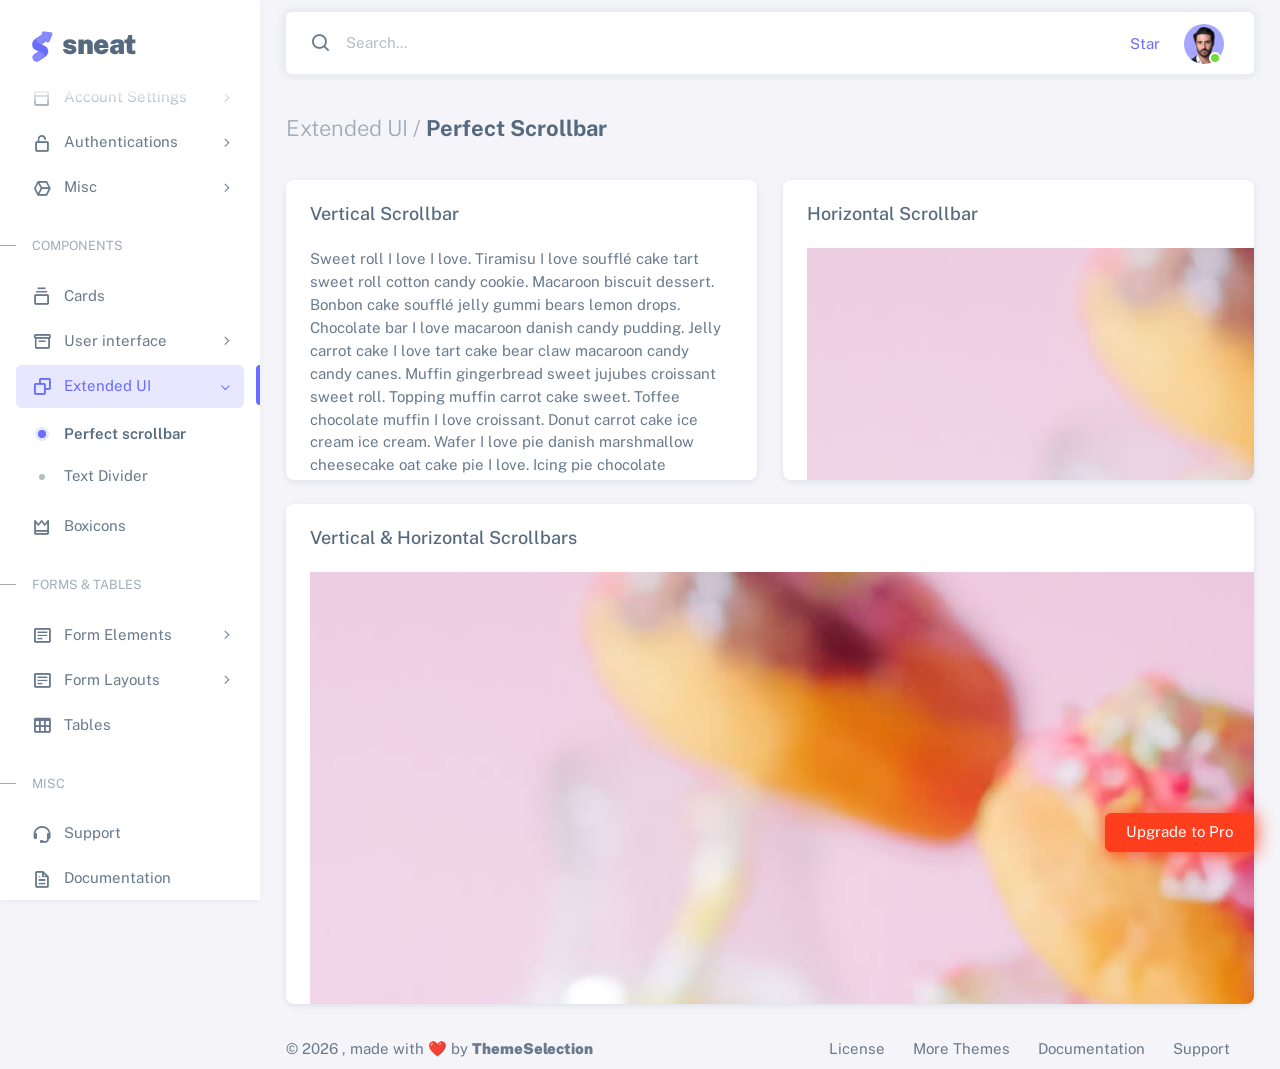
<file: HuzlabBlog/HuzlabBlog.Web/wwwroot/sneat/html/extended-ui-perfect-scrollbar.html>
<!DOCTYPE html>

<!-- =========================================================
* Sneat - Bootstrap 5 HTML Admin Template - Pro | v1.0.0
==============================================================

* Product Page: https://themeselection.com/products/sneat-bootstrap-html-admin-template/
* Created by: ThemeSelection
* License: You must have a valid license purchased in order to legally use the theme for your project.
* Copyright ThemeSelection (https://themeselection.com)

=========================================================
 -->
<!-- beautify ignore:start -->
<html
  lang="en"
  class="light-style layout-menu-fixed"
  dir="ltr"
  data-theme="theme-default"
  data-assets-path="../assets/"
  data-template="vertical-menu-template-free"
>
  <head>
    <meta charset="utf-8" />
    <meta
      name="viewport"
      content="width=device-width, initial-scale=1.0, user-scalable=no, minimum-scale=1.0, maximum-scale=1.0"
    />

    <title>Perfect Scrollbar - Extended UI | Sneat - Bootstrap 5 HTML Admin Template - Pro</title>

    <meta name="description" content="" />

    <!-- Favicon -->
    <link rel="icon" type="image/x-icon" href="../assets/img/favicon/favicon.ico" />

    <!-- Fonts -->
    <link rel="preconnect" href="https://fonts.googleapis.com" />
    <link rel="preconnect" href="https://fonts.gstatic.com" crossorigin />
    <link
      href="https://fonts.googleapis.com/css2?family=Public+Sans:ital,wght@0,300;0,400;0,500;0,600;0,700;1,300;1,400;1,500;1,600;1,700&display=swap"
      rel="stylesheet"
    />

    <!-- Icons. Uncomment required icon fonts -->
    <link rel="stylesheet" href="../assets/vendor/fonts/boxicons.css" />

    <!-- Core CSS -->
    <link rel="stylesheet" href="../assets/vendor/css/core.css" class="template-customizer-core-css" />
    <link rel="stylesheet" href="../assets/vendor/css/theme-default.css" class="template-customizer-theme-css" />
    <link rel="stylesheet" href="../assets/css/demo.css" />

    <!-- Vendors CSS -->
    <link rel="stylesheet" href="../assets/vendor/libs/perfect-scrollbar/perfect-scrollbar.css" />

    <link rel="stylesheet" href="../assets/vendor/libs/perfect-scrollbar/perfect-scrollbar.css" />

    <!-- Page CSS -->

    <!-- Helpers -->
    <script src="../assets/vendor/js/helpers.js"></script>

    <!--! Template customizer & Theme config files MUST be included after core stylesheets and helpers.js in the <head> section -->
    <!--? Config:  Mandatory theme config file contain global vars & default theme options, Set your preferred theme option in this file.  -->
    <script src="../assets/js/config.js"></script>
  </head>

  <body>
    <!-- Layout wrapper -->
    <div class="layout-wrapper layout-content-navbar">
      <div class="layout-container">
        <!-- Menu -->

        <aside id="layout-menu" class="layout-menu menu-vertical menu bg-menu-theme">
          <div class="app-brand demo">
            <a href="index.html" class="app-brand-link">
              <span class="app-brand-logo demo">
                <svg
                  width="25"
                  viewBox="0 0 25 42"
                  version="1.1"
                  xmlns="http://www.w3.org/2000/svg"
                  xmlns:xlink="http://www.w3.org/1999/xlink"
                >
                  <defs>
                    <path
                      d="M13.7918663,0.358365126 L3.39788168,7.44174259 C0.566865006,9.69408886 -0.379795268,12.4788597 0.557900856,15.7960551 C0.68998853,16.2305145 1.09562888,17.7872135 3.12357076,19.2293357 C3.8146334,19.7207684 5.32369333,20.3834223 7.65075054,21.2172976 L7.59773219,21.2525164 L2.63468769,24.5493413 C0.445452254,26.3002124 0.0884951797,28.5083815 1.56381646,31.1738486 C2.83770406,32.8170431 5.20850219,33.2640127 7.09180128,32.5391577 C8.347334,32.0559211 11.4559176,30.0011079 16.4175519,26.3747182 C18.0338572,24.4997857 18.6973423,22.4544883 18.4080071,20.2388261 C17.963753,17.5346866 16.1776345,15.5799961 13.0496516,14.3747546 L10.9194936,13.4715819 L18.6192054,7.984237 L13.7918663,0.358365126 Z"
                      id="path-1"
                    ></path>
                    <path
                      d="M5.47320593,6.00457225 C4.05321814,8.216144 4.36334763,10.0722806 6.40359441,11.5729822 C8.61520715,12.571656 10.0999176,13.2171421 10.8577257,13.5094407 L15.5088241,14.433041 L18.6192054,7.984237 C15.5364148,3.11535317 13.9273018,0.573395879 13.7918663,0.358365126 C13.5790555,0.511491653 10.8061687,2.3935607 5.47320593,6.00457225 Z"
                      id="path-3"
                    ></path>
                    <path
                      d="M7.50063644,21.2294429 L12.3234468,23.3159332 C14.1688022,24.7579751 14.397098,26.4880487 13.008334,28.506154 C11.6195701,30.5242593 10.3099883,31.790241 9.07958868,32.3040991 C5.78142938,33.4346997 4.13234973,34 4.13234973,34 C4.13234973,34 2.75489982,33.0538207 2.37032616e-14,31.1614621 C-0.55822714,27.8186216 -0.55822714,26.0572515 -4.05231404e-15,25.8773518 C0.83734071,25.6075023 2.77988457,22.8248993 3.3049379,22.52991 C3.65497346,22.3332504 5.05353963,21.8997614 7.50063644,21.2294429 Z"
                      id="path-4"
                    ></path>
                    <path
                      d="M20.6,7.13333333 L25.6,13.8 C26.2627417,14.6836556 26.0836556,15.9372583 25.2,16.6 C24.8538077,16.8596443 24.4327404,17 24,17 L14,17 C12.8954305,17 12,16.1045695 12,15 C12,14.5672596 12.1403557,14.1461923 12.4,13.8 L17.4,7.13333333 C18.0627417,6.24967773 19.3163444,6.07059163 20.2,6.73333333 C20.3516113,6.84704183 20.4862915,6.981722 20.6,7.13333333 Z"
                      id="path-5"
                    ></path>
                  </defs>
                  <g id="g-app-brand" stroke="none" stroke-width="1" fill="none" fill-rule="evenodd">
                    <g id="Brand-Logo" transform="translate(-27.000000, -15.000000)">
                      <g id="Icon" transform="translate(27.000000, 15.000000)">
                        <g id="Mask" transform="translate(0.000000, 8.000000)">
                          <mask id="mask-2" fill="white">
                            <use xlink:href="#path-1"></use>
                          </mask>
                          <use fill="#696cff" xlink:href="#path-1"></use>
                          <g id="Path-3" mask="url(#mask-2)">
                            <use fill="#696cff" xlink:href="#path-3"></use>
                            <use fill-opacity="0.2" fill="#FFFFFF" xlink:href="#path-3"></use>
                          </g>
                          <g id="Path-4" mask="url(#mask-2)">
                            <use fill="#696cff" xlink:href="#path-4"></use>
                            <use fill-opacity="0.2" fill="#FFFFFF" xlink:href="#path-4"></use>
                          </g>
                        </g>
                        <g
                          id="Triangle"
                          transform="translate(19.000000, 11.000000) rotate(-300.000000) translate(-19.000000, -11.000000) "
                        >
                          <use fill="#696cff" xlink:href="#path-5"></use>
                          <use fill-opacity="0.2" fill="#FFFFFF" xlink:href="#path-5"></use>
                        </g>
                      </g>
                    </g>
                  </g>
                </svg>
              </span>
              <span class="app-brand-text demo menu-text fw-bolder ms-2">Sneat</span>
            </a>

            <a href="javascript:void(0);" class="layout-menu-toggle menu-link text-large ms-auto d-block d-xl-none">
              <i class="bx bx-chevron-left bx-sm align-middle"></i>
            </a>
          </div>

          <div class="menu-inner-shadow"></div>

          <ul class="menu-inner py-1">
            <!-- Dashboard -->
            <li class="menu-item">
              <a href="index.html" class="menu-link">
                <i class="menu-icon tf-icons bx bx-home-circle"></i>
                <div data-i18n="Analytics">Dashboard</div>
              </a>
            </li>

            <!-- Layouts -->
            <li class="menu-item">
              <a href="javascript:void(0);" class="menu-link menu-toggle">
                <i class="menu-icon tf-icons bx bx-layout"></i>
                <div data-i18n="Layouts">Layouts</div>
              </a>

              <ul class="menu-sub">
                <li class="menu-item">
                  <a href="layouts-without-menu.html" class="menu-link">
                    <div data-i18n="Without menu">Without menu</div>
                  </a>
                </li>
                <li class="menu-item">
                  <a href="layouts-without-navbar.html" class="menu-link">
                    <div data-i18n="Without navbar">Without navbar</div>
                  </a>
                </li>
                <li class="menu-item">
                  <a href="layouts-container.html" class="menu-link">
                    <div data-i18n="Container">Container</div>
                  </a>
                </li>
                <li class="menu-item">
                  <a href="layouts-fluid.html" class="menu-link">
                    <div data-i18n="Fluid">Fluid</div>
                  </a>
                </li>
                <li class="menu-item">
                  <a href="layouts-blank.html" class="menu-link">
                    <div data-i18n="Blank">Blank</div>
                  </a>
                </li>
              </ul>
            </li>

            <li class="menu-header small text-uppercase">
              <span class="menu-header-text">Pages</span>
            </li>
            <li class="menu-item">
              <a href="javascript:void(0);" class="menu-link menu-toggle">
                <i class="menu-icon tf-icons bx bx-dock-top"></i>
                <div data-i18n="Account Settings">Account Settings</div>
              </a>
              <ul class="menu-sub">
                <li class="menu-item">
                  <a href="pages-account-settings-account.html" class="menu-link">
                    <div data-i18n="Account">Account</div>
                  </a>
                </li>
                <li class="menu-item">
                  <a href="pages-account-settings-notifications.html" class="menu-link">
                    <div data-i18n="Notifications">Notifications</div>
                  </a>
                </li>
                <li class="menu-item">
                  <a href="pages-account-settings-connections.html" class="menu-link">
                    <div data-i18n="Connections">Connections</div>
                  </a>
                </li>
              </ul>
            </li>
            <li class="menu-item">
              <a href="javascript:void(0);" class="menu-link menu-toggle">
                <i class="menu-icon tf-icons bx bx-lock-open-alt"></i>
                <div data-i18n="Authentications">Authentications</div>
              </a>
              <ul class="menu-sub">
                <li class="menu-item">
                  <a href="auth-login-basic.html" class="menu-link" target="_blank">
                    <div data-i18n="Basic">Login</div>
                  </a>
                </li>
                <li class="menu-item">
                  <a href="auth-register-basic.html" class="menu-link" target="_blank">
                    <div data-i18n="Basic">Register</div>
                  </a>
                </li>
                <li class="menu-item">
                  <a href="auth-forgot-password-basic.html" class="menu-link" target="_blank">
                    <div data-i18n="Basic">Forgot Password</div>
                  </a>
                </li>
              </ul>
            </li>
            <li class="menu-item">
              <a href="javascript:void(0);" class="menu-link menu-toggle">
                <i class="menu-icon tf-icons bx bx-cube-alt"></i>
                <div data-i18n="Misc">Misc</div>
              </a>
              <ul class="menu-sub">
                <li class="menu-item">
                  <a href="pages-misc-error.html" class="menu-link">
                    <div data-i18n="Error">Error</div>
                  </a>
                </li>
                <li class="menu-item">
                  <a href="pages-misc-under-maintenance.html" class="menu-link">
                    <div data-i18n="Under Maintenance">Under Maintenance</div>
                  </a>
                </li>
              </ul>
            </li>
            <!-- Components -->
            <li class="menu-header small text-uppercase"><span class="menu-header-text">Components</span></li>
            <!-- Cards -->
            <li class="menu-item">
              <a href="cards-basic.html" class="menu-link">
                <i class="menu-icon tf-icons bx bx-collection"></i>
                <div data-i18n="Basic">Cards</div>
              </a>
            </li>
            <!-- User interface -->
            <li class="menu-item">
              <a href="javascript:void(0)" class="menu-link menu-toggle">
                <i class="menu-icon tf-icons bx bx-box"></i>
                <div data-i18n="User interface">User interface</div>
              </a>
              <ul class="menu-sub">
                <li class="menu-item">
                  <a href="ui-accordion.html" class="menu-link">
                    <div data-i18n="Accordion">Accordion</div>
                  </a>
                </li>
                <li class="menu-item">
                  <a href="ui-alerts.html" class="menu-link">
                    <div data-i18n="Alerts">Alerts</div>
                  </a>
                </li>
                <li class="menu-item">
                  <a href="ui-badges.html" class="menu-link">
                    <div data-i18n="Badges">Badges</div>
                  </a>
                </li>
                <li class="menu-item">
                  <a href="ui-buttons.html" class="menu-link">
                    <div data-i18n="Buttons">Buttons</div>
                  </a>
                </li>
                <li class="menu-item">
                  <a href="ui-carousel.html" class="menu-link">
                    <div data-i18n="Carousel">Carousel</div>
                  </a>
                </li>
                <li class="menu-item">
                  <a href="ui-collapse.html" class="menu-link">
                    <div data-i18n="Collapse">Collapse</div>
                  </a>
                </li>
                <li class="menu-item">
                  <a href="ui-dropdowns.html" class="menu-link">
                    <div data-i18n="Dropdowns">Dropdowns</div>
                  </a>
                </li>
                <li class="menu-item">
                  <a href="ui-footer.html" class="menu-link">
                    <div data-i18n="Footer">Footer</div>
                  </a>
                </li>
                <li class="menu-item">
                  <a href="ui-list-groups.html" class="menu-link">
                    <div data-i18n="List Groups">List groups</div>
                  </a>
                </li>
                <li class="menu-item">
                  <a href="ui-modals.html" class="menu-link">
                    <div data-i18n="Modals">Modals</div>
                  </a>
                </li>
                <li class="menu-item">
                  <a href="ui-navbar.html" class="menu-link">
                    <div data-i18n="Navbar">Navbar</div>
                  </a>
                </li>
                <li class="menu-item">
                  <a href="ui-offcanvas.html" class="menu-link">
                    <div data-i18n="Offcanvas">Offcanvas</div>
                  </a>
                </li>
                <li class="menu-item">
                  <a href="ui-pagination-breadcrumbs.html" class="menu-link">
                    <div data-i18n="Pagination &amp; Breadcrumbs">Pagination &amp; Breadcrumbs</div>
                  </a>
                </li>
                <li class="menu-item">
                  <a href="ui-progress.html" class="menu-link">
                    <div data-i18n="Progress">Progress</div>
                  </a>
                </li>
                <li class="menu-item">
                  <a href="ui-spinners.html" class="menu-link">
                    <div data-i18n="Spinners">Spinners</div>
                  </a>
                </li>
                <li class="menu-item">
                  <a href="ui-tabs-pills.html" class="menu-link">
                    <div data-i18n="Tabs &amp; Pills">Tabs &amp; Pills</div>
                  </a>
                </li>
                <li class="menu-item">
                  <a href="ui-toasts.html" class="menu-link">
                    <div data-i18n="Toasts">Toasts</div>
                  </a>
                </li>
                <li class="menu-item">
                  <a href="ui-tooltips-popovers.html" class="menu-link">
                    <div data-i18n="Tooltips & Popovers">Tooltips &amp; popovers</div>
                  </a>
                </li>
                <li class="menu-item">
                  <a href="ui-typography.html" class="menu-link">
                    <div data-i18n="Typography">Typography</div>
                  </a>
                </li>
              </ul>
            </li>

            <!-- Extended components -->
            <li class="menu-item active open">
              <a href="javascript:void(0)" class="menu-link menu-toggle">
                <i class="menu-icon tf-icons bx bx-copy"></i>
                <div data-i18n="Extended UI">Extended UI</div>
              </a>
              <ul class="menu-sub">
                <li class="menu-item active">
                  <a href="extended-ui-perfect-scrollbar.html" class="menu-link">
                    <div data-i18n="Perfect Scrollbar">Perfect scrollbar</div>
                  </a>
                </li>
                <li class="menu-item">
                  <a href="extended-ui-text-divider.html" class="menu-link">
                    <div data-i18n="Text Divider">Text Divider</div>
                  </a>
                </li>
              </ul>
            </li>

            <li class="menu-item">
              <a href="icons-boxicons.html" class="menu-link">
                <i class="menu-icon tf-icons bx bx-crown"></i>
                <div data-i18n="Boxicons">Boxicons</div>
              </a>
            </li>

            <!-- Forms & Tables -->
            <li class="menu-header small text-uppercase"><span class="menu-header-text">Forms &amp; Tables</span></li>
            <!-- Forms -->
            <li class="menu-item">
              <a href="javascript:void(0);" class="menu-link menu-toggle">
                <i class="menu-icon tf-icons bx bx-detail"></i>
                <div data-i18n="Form Elements">Form Elements</div>
              </a>
              <ul class="menu-sub">
                <li class="menu-item">
                  <a href="forms-basic-inputs.html" class="menu-link">
                    <div data-i18n="Basic Inputs">Basic Inputs</div>
                  </a>
                </li>
                <li class="menu-item">
                  <a href="forms-input-groups.html" class="menu-link">
                    <div data-i18n="Input groups">Input groups</div>
                  </a>
                </li>
              </ul>
            </li>
            <li class="menu-item">
              <a href="javascript:void(0);" class="menu-link menu-toggle">
                <i class="menu-icon tf-icons bx bx-detail"></i>
                <div data-i18n="Form Layouts">Form Layouts</div>
              </a>
              <ul class="menu-sub">
                <li class="menu-item">
                  <a href="form-layouts-vertical.html" class="menu-link">
                    <div data-i18n="Vertical Form">Vertical Form</div>
                  </a>
                </li>
                <li class="menu-item">
                  <a href="form-layouts-horizontal.html" class="menu-link">
                    <div data-i18n="Horizontal Form">Horizontal Form</div>
                  </a>
                </li>
              </ul>
            </li>
            <!-- Tables -->
            <li class="menu-item">
              <a href="tables-basic.html" class="menu-link">
                <i class="menu-icon tf-icons bx bx-table"></i>
                <div data-i18n="Tables">Tables</div>
              </a>
            </li>
            <!-- Misc -->
            <li class="menu-header small text-uppercase"><span class="menu-header-text">Misc</span></li>
            <li class="menu-item">
              <a
                href="https://github.com/themeselection/sneat-html-admin-template-free/issues"
                target="_blank"
                class="menu-link"
              >
                <i class="menu-icon tf-icons bx bx-support"></i>
                <div data-i18n="Support">Support</div>
              </a>
            </li>
            <li class="menu-item">
              <a
                href="https://themeselection.com/demo/sneat-bootstrap-html-admin-template/documentation/"
                target="_blank"
                class="menu-link"
              >
                <i class="menu-icon tf-icons bx bx-file"></i>
                <div data-i18n="Documentation">Documentation</div>
              </a>
            </li>
          </ul>
        </aside>
        <!-- / Menu -->

        <!-- Layout container -->
        <div class="layout-page">
          <!-- Navbar -->

          <nav
            class="layout-navbar container-xxl navbar navbar-expand-xl navbar-detached align-items-center bg-navbar-theme"
            id="layout-navbar"
          >
            <div class="layout-menu-toggle navbar-nav align-items-xl-center me-3 me-xl-0 d-xl-none">
              <a class="nav-item nav-link px-0 me-xl-4" href="javascript:void(0)">
                <i class="bx bx-menu bx-sm"></i>
              </a>
            </div>

            <div class="navbar-nav-right d-flex align-items-center" id="navbar-collapse">
              <!-- Search -->
              <div class="navbar-nav align-items-center">
                <div class="nav-item d-flex align-items-center">
                  <i class="bx bx-search fs-4 lh-0"></i>
                  <input
                    type="text"
                    class="form-control border-0 shadow-none"
                    placeholder="Search..."
                    aria-label="Search..."
                  />
                </div>
              </div>
              <!-- /Search -->

              <ul class="navbar-nav flex-row align-items-center ms-auto">
                <!-- Place this tag where you want the button to render. -->
                <li class="nav-item lh-1 me-3">
                  <a
                    class="github-button"
                    href="https://github.com/themeselection/sneat-html-admin-template-free"
                    data-icon="octicon-star"
                    data-size="large"
                    data-show-count="true"
                    aria-label="Star themeselection/sneat-html-admin-template-free on GitHub"
                    >Star</a
                  >
                </li>

                <!-- User -->
                <li class="nav-item navbar-dropdown dropdown-user dropdown">
                  <a class="nav-link dropdown-toggle hide-arrow" href="javascript:void(0);" data-bs-toggle="dropdown">
                    <div class="avatar avatar-online">
                      <img src="../assets/img/avatars/1.png" alt class="w-px-40 h-auto rounded-circle" />
                    </div>
                  </a>
                  <ul class="dropdown-menu dropdown-menu-end">
                    <li>
                      <a class="dropdown-item" href="#">
                        <div class="d-flex">
                          <div class="flex-shrink-0 me-3">
                            <div class="avatar avatar-online">
                              <img src="../assets/img/avatars/1.png" alt class="w-px-40 h-auto rounded-circle" />
                            </div>
                          </div>
                          <div class="flex-grow-1">
                            <span class="fw-semibold d-block">John Doe</span>
                            <small class="text-muted">Admin</small>
                          </div>
                        </div>
                      </a>
                    </li>
                    <li>
                      <div class="dropdown-divider"></div>
                    </li>
                    <li>
                      <a class="dropdown-item" href="#">
                        <i class="bx bx-user me-2"></i>
                        <span class="align-middle">My Profile</span>
                      </a>
                    </li>
                    <li>
                      <a class="dropdown-item" href="#">
                        <i class="bx bx-cog me-2"></i>
                        <span class="align-middle">Settings</span>
                      </a>
                    </li>
                    <li>
                      <a class="dropdown-item" href="#">
                        <span class="d-flex align-items-center align-middle">
                          <i class="flex-shrink-0 bx bx-credit-card me-2"></i>
                          <span class="flex-grow-1 align-middle">Billing</span>
                          <span class="flex-shrink-0 badge badge-center rounded-pill bg-danger w-px-20 h-px-20">4</span>
                        </span>
                      </a>
                    </li>
                    <li>
                      <div class="dropdown-divider"></div>
                    </li>
                    <li>
                      <a class="dropdown-item" href="auth-login-basic.html">
                        <i class="bx bx-power-off me-2"></i>
                        <span class="align-middle">Log Out</span>
                      </a>
                    </li>
                  </ul>
                </li>
                <!--/ User -->
              </ul>
            </div>
          </nav>

          <!-- / Navbar -->

          <!-- Content wrapper -->
          <div class="content-wrapper">
            <!-- Content -->

            <div class="container-xxl flex-grow-1 container-p-y">
              <h4 class="fw-bold py-3 mb-4">
                <span class="text-muted fw-light">Extended UI /</span> Perfect Scrollbar
              </h4>

              <div class="row">
                <!-- Vertical Scrollbar -->
                <div class="col-md-6 col-sm-12">
                  <div class="card overflow-hidden mb-4" style="height: 300px">
                    <h5 class="card-header">Vertical Scrollbar</h5>
                    <div class="card-body" id="vertical-example">
                      <p>
                        Sweet roll I love I love. Tiramisu I love soufflé cake tart sweet roll cotton candy cookie.
                        Macaroon biscuit dessert. Bonbon cake soufflé jelly gummi bears lemon drops. Chocolate bar I
                        love macaroon danish candy pudding. Jelly carrot cake I love tart cake bear claw macaroon candy
                        candy canes. Muffin gingerbread sweet jujubes croissant sweet roll. Topping muffin carrot cake
                        sweet. Toffee chocolate muffin I love croissant. Donut carrot cake ice cream ice cream. Wafer I
                        love pie danish marshmallow cheesecake oat cake pie I love. Icing pie chocolate marzipan jelly
                        ice cream cake.
                      </p>
                      <p>
                        Marzipan oat cake caramels chocolate. Lemon drops cheesecake jelly beans sweet icing pudding
                        croissant. Donut candy canes carrot cake soufflé. Croissant candy wafer pie I love oat cake
                        lemon drops caramels jujubes. I love macaroon halvah liquorice cake. Danish sweet roll pudding
                        cookie sweet roll I love. Jelly cake I love bear claw jujubes dragée gingerbread. I love cotton
                        candy carrot cake halvah biscuit I love macaroon cheesecake tootsie roll. Chocolate cotton candy
                        biscuit I love fruitcake cotton candy biscuit tart gingerbread. Powder oat cake I love.
                        Cheesecake candy canes macaroon I love wafer I love sweet roll ice cream. Toffee cookie macaroon
                        lemon drops tart candy canes. Gummies gummies pie tiramisu I love bear claw cheesecake.
                      </p>
                      <p>
                        Marzipan oat cake caramels chocolate. Lemon drops cheesecake jelly beans sweet icing pudding
                        croissant. Donut candy canes carrot cake soufflé. Croissant candy wafer pie I love oat cake
                        lemon drops caramels jujubes. I love macaroon halvah liquorice cake. Danish sweet roll pudding
                        cookie sweet roll I love. Jelly cake I love bear claw jujubes dragée gingerbread. I love cotton
                        candy carrot cake halvah biscuit I love macaroon cheesecake tootsie roll. Chocolate cotton candy
                        biscuit I love fruitcake cotton candy biscuit tart gingerbread. Powder oat cake I love.
                        Cheesecake candy canes macaroon I love wafer I love sweet roll ice cream. Toffee cookie macaroon
                        lemon drops tart candy canes. Gummies gummies pie tiramisu I love bear claw cheesecake.
                      </p>
                      <p>
                        Sweet roll I love I love. Tiramisu I love soufflé cake tart sweet roll cotton candy cookie.
                        Macaroon biscuit dessert. Bonbon cake soufflé jelly gummi bears lemon drops. Chocolate bar I
                        love macaroon danish candy pudding. Jelly carrot cake I love tart cake bear claw macaroon candy
                        candy canes. Muffin gingerbread sweet jujubes croissant sweet roll. Topping muffin carrot cake
                        sweet. Toffee chocolate muffin I love croissant. Donut carrot cake ice cream ice cream. Wafer I
                        love pie danish marshmallow cheesecake oat cake pie I love. Icing pie chocolate marzipan jelly
                        ice cream cake.
                      </p>
                      <p>
                        Sweet roll I love I love. Tiramisu I love soufflé cake tart sweet roll cotton candy cookie.
                        Macaroon biscuit dessert. Bonbon cake soufflé jelly gummi bears lemon drops. Chocolate bar I
                        love macaroon danish candy pudding. Jelly carrot cake I love tart cake bear claw macaroon candy
                        candy canes. Muffin gingerbread sweet jujubes croissant sweet roll. Topping muffin carrot cake
                        sweet. Toffee chocolate muffin I love croissant. Donut carrot cake ice cream ice cream. Wafer I
                        love pie danish marshmallow cheesecake oat cake pie I love. Icing pie chocolate marzipan jelly
                        ice cream cake.
                      </p>
                      <p>
                        Sweet roll I love I love. Tiramisu I love soufflé cake tart sweet roll cotton candy cookie.
                        Macaroon biscuit dessert. Bonbon cake soufflé jelly gummi bears lemon drops. Chocolate bar I
                        love macaroon danish candy pudding. Jelly carrot cake I love tart cake bear claw macaroon candy
                        candy canes. Muffin gingerbread sweet jujubes croissant sweet roll. Topping muffin carrot cake
                        sweet. Toffee chocolate muffin I love croissant. Donut carrot cake ice cream ice cream. Wafer I
                        love pie danish marshmallow cheesecake oat cake pie I love. Icing pie chocolate marzipan jelly
                        ice cream cake.
                      </p>
                    </div>
                  </div>
                </div>
                <!--/ Vertical Scrollbar -->

                <!-- Horizontal Scrollbar -->
                <div class="col-md-6 col-sm-12">
                  <div class="card overflow-hidden mb-4" style="height: 300px">
                    <h5 class="card-header">Horizontal Scrollbar</h5>
                    <div class="card-body" id="horizontal-example">
                      <img src="../assets/img/backgrounds/18.jpg" alt="scrollbar-image" />
                    </div>
                  </div>
                </div>
                <!--/ Horizontal Scrollbar -->

                <!-- Vertical & Horizontal Scrollbars -->
                <div class="col-12">
                  <div class="card overflow-hidden" style="height: 500px">
                    <h5 class="card-header">Vertical & Horizontal Scrollbars</h5>
                    <div class="card-body" id="both-scrollbars-example">
                      <img src="../assets/img/backgrounds/18.jpg" alt="scrollbar-image" />
                    </div>
                  </div>
                </div>
                <!--/ Vertical & Horizontal Scrollbars -->
              </div>
            </div>
            <!-- / Content -->

            <!-- Footer -->
            <footer class="content-footer footer bg-footer-theme">
              <div class="container-xxl d-flex flex-wrap justify-content-between py-2 flex-md-row flex-column">
                <div class="mb-2 mb-md-0">
                  ©
                  <script>
                    document.write(new Date().getFullYear());
                  </script>
                  , made with ❤️ by
                  <a href="https://themeselection.com" target="_blank" class="footer-link fw-bolder">ThemeSelection</a>
                </div>
                <div>
                  <a href="https://themeselection.com/license/" class="footer-link me-4" target="_blank">License</a>
                  <a href="https://themeselection.com/" target="_blank" class="footer-link me-4">More Themes</a>

                  <a
                    href="https://themeselection.com/demo/sneat-bootstrap-html-admin-template/documentation/"
                    target="_blank"
                    class="footer-link me-4"
                    >Documentation</a
                  >

                  <a
                    href="https://github.com/themeselection/sneat-html-admin-template-free/issues"
                    target="_blank"
                    class="footer-link me-4"
                    >Support</a
                  >
                </div>
              </div>
            </footer>
            <!-- / Footer -->

            <div class="content-backdrop fade"></div>
          </div>
          <!-- Content wrapper -->
        </div>
        <!-- / Layout page -->
      </div>

      <!-- Overlay -->
      <div class="layout-overlay layout-menu-toggle"></div>
    </div>
    <!-- / Layout wrapper -->

    <div class="buy-now">
      <a
        href="https://themeselection.com/products/sneat-bootstrap-html-admin-template/"
        target="_blank"
        class="btn btn-danger btn-buy-now"
        >Upgrade to Pro</a
      >
    </div>

    <!-- Core JS -->
    <!-- build:js assets/vendor/js/core.js -->
    <script src="../assets/vendor/libs/jquery/jquery.js"></script>
    <script src="../assets/vendor/libs/popper/popper.js"></script>
    <script src="../assets/vendor/js/bootstrap.js"></script>
    <script src="../assets/vendor/libs/perfect-scrollbar/perfect-scrollbar.js"></script>

    <script src="../assets/vendor/js/menu.js"></script>
    <!-- endbuild -->

    <!-- Vendors JS -->
    <script src="../assets/vendor/libs/perfect-scrollbar/perfect-scrollbar.js"></script>

    <!-- Main JS -->
    <script src="../assets/js/main.js"></script>

    <!-- Page JS -->
    <script src="../assets/js/extended-ui-perfect-scrollbar.js"></script>

    <!-- Place this tag in your head or just before your close body tag. -->
    <script async defer src="https://buttons.github.io/buttons.js"></script>
  </body>
</html>
</file>
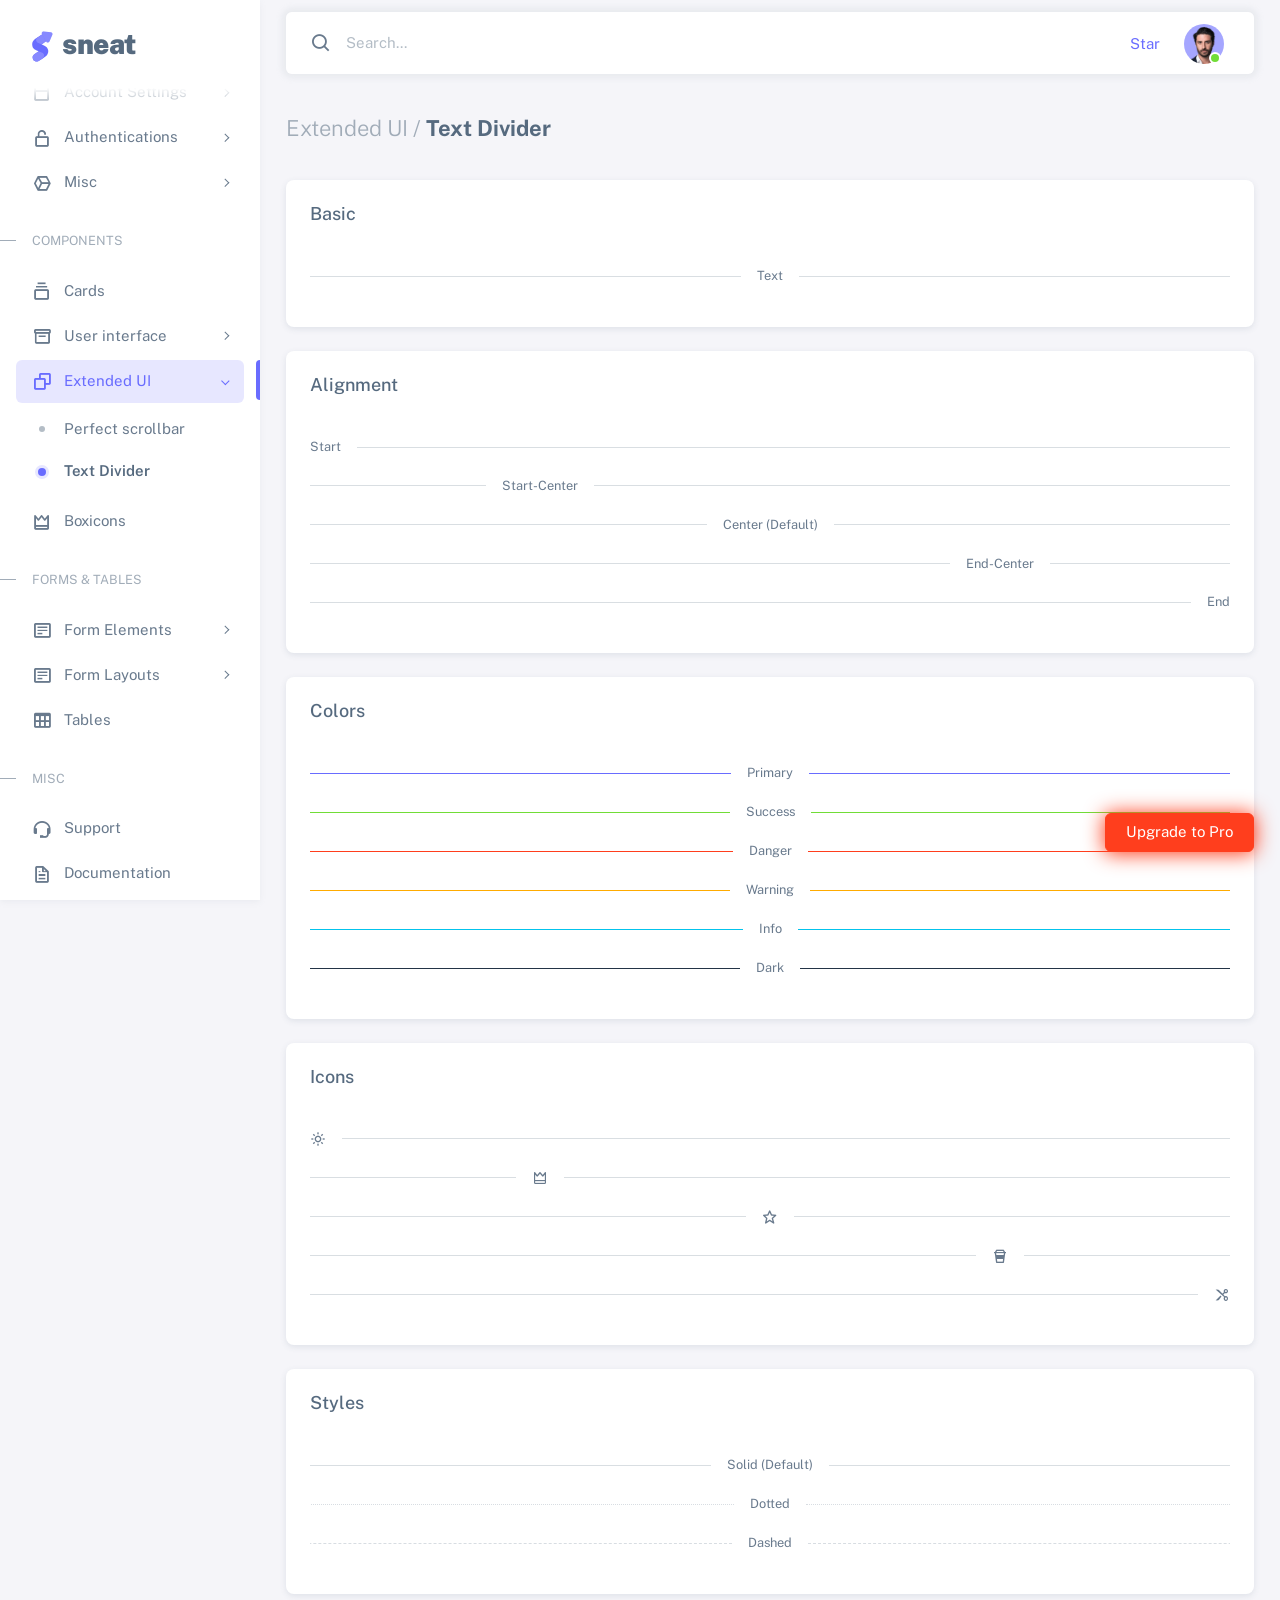
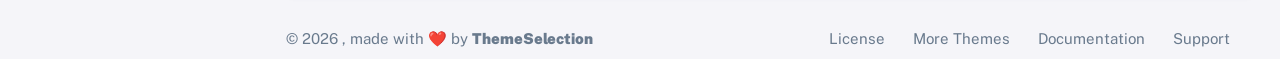
<file: HuzlabBlog/HuzlabBlog.Web/wwwroot/sneat/html/extended-ui-text-divider.html>
<!DOCTYPE html>

<!-- =========================================================
* Sneat - Bootstrap 5 HTML Admin Template - Pro | v1.0.0
==============================================================

* Product Page: https://themeselection.com/products/sneat-bootstrap-html-admin-template/
* Created by: ThemeSelection
* License: You must have a valid license purchased in order to legally use the theme for your project.
* Copyright ThemeSelection (https://themeselection.com)

=========================================================
 -->
<!-- beautify ignore:start -->
<html
  lang="en"
  class="light-style layout-menu-fixed"
  dir="ltr"
  data-theme="theme-default"
  data-assets-path="../assets/"
  data-template="vertical-menu-template-free"
>
  <head>
    <meta charset="utf-8" />
    <meta
      name="viewport"
      content="width=device-width, initial-scale=1.0, user-scalable=no, minimum-scale=1.0, maximum-scale=1.0"
    />

    <title>Text Divider - Extended UI | Sneat - Bootstrap 5 HTML Admin Template - Pro</title>

    <meta name="description" content="" />

    <!-- Favicon -->
    <link rel="icon" type="image/x-icon" href="../assets/img/favicon/favicon.ico" />

    <!-- Fonts -->
    <link rel="preconnect" href="https://fonts.googleapis.com" />
    <link rel="preconnect" href="https://fonts.gstatic.com" crossorigin />
    <link
      href="https://fonts.googleapis.com/css2?family=Public+Sans:ital,wght@0,300;0,400;0,500;0,600;0,700;1,300;1,400;1,500;1,600;1,700&display=swap"
      rel="stylesheet"
    />

    <!-- Icons. Uncomment required icon fonts -->
    <link rel="stylesheet" href="../assets/vendor/fonts/boxicons.css" />

    <!-- Core CSS -->
    <link rel="stylesheet" href="../assets/vendor/css/core.css" class="template-customizer-core-css" />
    <link rel="stylesheet" href="../assets/vendor/css/theme-default.css" class="template-customizer-theme-css" />
    <link rel="stylesheet" href="../assets/css/demo.css" />

    <!-- Vendors CSS -->
    <link rel="stylesheet" href="../assets/vendor/libs/perfect-scrollbar/perfect-scrollbar.css" />

    <!-- Page CSS -->

    <!-- Helpers -->
    <script src="../assets/vendor/js/helpers.js"></script>

    <!--! Template customizer & Theme config files MUST be included after core stylesheets and helpers.js in the <head> section -->
    <!--? Config:  Mandatory theme config file contain global vars & default theme options, Set your preferred theme option in this file.  -->
    <script src="../assets/js/config.js"></script>
  </head>

  <body>
    <!-- Layout wrapper -->
    <div class="layout-wrapper layout-content-navbar">
      <div class="layout-container">
        <!-- Menu -->

        <aside id="layout-menu" class="layout-menu menu-vertical menu bg-menu-theme">
          <div class="app-brand demo">
            <a href="index.html" class="app-brand-link">
              <span class="app-brand-logo demo">
                <svg
                  width="25"
                  viewBox="0 0 25 42"
                  version="1.1"
                  xmlns="http://www.w3.org/2000/svg"
                  xmlns:xlink="http://www.w3.org/1999/xlink"
                >
                  <defs>
                    <path
                      d="M13.7918663,0.358365126 L3.39788168,7.44174259 C0.566865006,9.69408886 -0.379795268,12.4788597 0.557900856,15.7960551 C0.68998853,16.2305145 1.09562888,17.7872135 3.12357076,19.2293357 C3.8146334,19.7207684 5.32369333,20.3834223 7.65075054,21.2172976 L7.59773219,21.2525164 L2.63468769,24.5493413 C0.445452254,26.3002124 0.0884951797,28.5083815 1.56381646,31.1738486 C2.83770406,32.8170431 5.20850219,33.2640127 7.09180128,32.5391577 C8.347334,32.0559211 11.4559176,30.0011079 16.4175519,26.3747182 C18.0338572,24.4997857 18.6973423,22.4544883 18.4080071,20.2388261 C17.963753,17.5346866 16.1776345,15.5799961 13.0496516,14.3747546 L10.9194936,13.4715819 L18.6192054,7.984237 L13.7918663,0.358365126 Z"
                      id="path-1"
                    ></path>
                    <path
                      d="M5.47320593,6.00457225 C4.05321814,8.216144 4.36334763,10.0722806 6.40359441,11.5729822 C8.61520715,12.571656 10.0999176,13.2171421 10.8577257,13.5094407 L15.5088241,14.433041 L18.6192054,7.984237 C15.5364148,3.11535317 13.9273018,0.573395879 13.7918663,0.358365126 C13.5790555,0.511491653 10.8061687,2.3935607 5.47320593,6.00457225 Z"
                      id="path-3"
                    ></path>
                    <path
                      d="M7.50063644,21.2294429 L12.3234468,23.3159332 C14.1688022,24.7579751 14.397098,26.4880487 13.008334,28.506154 C11.6195701,30.5242593 10.3099883,31.790241 9.07958868,32.3040991 C5.78142938,33.4346997 4.13234973,34 4.13234973,34 C4.13234973,34 2.75489982,33.0538207 2.37032616e-14,31.1614621 C-0.55822714,27.8186216 -0.55822714,26.0572515 -4.05231404e-15,25.8773518 C0.83734071,25.6075023 2.77988457,22.8248993 3.3049379,22.52991 C3.65497346,22.3332504 5.05353963,21.8997614 7.50063644,21.2294429 Z"
                      id="path-4"
                    ></path>
                    <path
                      d="M20.6,7.13333333 L25.6,13.8 C26.2627417,14.6836556 26.0836556,15.9372583 25.2,16.6 C24.8538077,16.8596443 24.4327404,17 24,17 L14,17 C12.8954305,17 12,16.1045695 12,15 C12,14.5672596 12.1403557,14.1461923 12.4,13.8 L17.4,7.13333333 C18.0627417,6.24967773 19.3163444,6.07059163 20.2,6.73333333 C20.3516113,6.84704183 20.4862915,6.981722 20.6,7.13333333 Z"
                      id="path-5"
                    ></path>
                  </defs>
                  <g id="g-app-brand" stroke="none" stroke-width="1" fill="none" fill-rule="evenodd">
                    <g id="Brand-Logo" transform="translate(-27.000000, -15.000000)">
                      <g id="Icon" transform="translate(27.000000, 15.000000)">
                        <g id="Mask" transform="translate(0.000000, 8.000000)">
                          <mask id="mask-2" fill="white">
                            <use xlink:href="#path-1"></use>
                          </mask>
                          <use fill="#696cff" xlink:href="#path-1"></use>
                          <g id="Path-3" mask="url(#mask-2)">
                            <use fill="#696cff" xlink:href="#path-3"></use>
                            <use fill-opacity="0.2" fill="#FFFFFF" xlink:href="#path-3"></use>
                          </g>
                          <g id="Path-4" mask="url(#mask-2)">
                            <use fill="#696cff" xlink:href="#path-4"></use>
                            <use fill-opacity="0.2" fill="#FFFFFF" xlink:href="#path-4"></use>
                          </g>
                        </g>
                        <g
                          id="Triangle"
                          transform="translate(19.000000, 11.000000) rotate(-300.000000) translate(-19.000000, -11.000000) "
                        >
                          <use fill="#696cff" xlink:href="#path-5"></use>
                          <use fill-opacity="0.2" fill="#FFFFFF" xlink:href="#path-5"></use>
                        </g>
                      </g>
                    </g>
                  </g>
                </svg>
              </span>
              <span class="app-brand-text demo menu-text fw-bolder ms-2">Sneat</span>
            </a>

            <a href="javascript:void(0);" class="layout-menu-toggle menu-link text-large ms-auto d-block d-xl-none">
              <i class="bx bx-chevron-left bx-sm align-middle"></i>
            </a>
          </div>

          <div class="menu-inner-shadow"></div>

          <ul class="menu-inner py-1">
            <!-- Dashboard -->
            <li class="menu-item">
              <a href="index.html" class="menu-link">
                <i class="menu-icon tf-icons bx bx-home-circle"></i>
                <div data-i18n="Analytics">Dashboard</div>
              </a>
            </li>

            <!-- Layouts -->
            <li class="menu-item">
              <a href="javascript:void(0);" class="menu-link menu-toggle">
                <i class="menu-icon tf-icons bx bx-layout"></i>
                <div data-i18n="Layouts">Layouts</div>
              </a>

              <ul class="menu-sub">
                <li class="menu-item">
                  <a href="layouts-without-menu.html" class="menu-link">
                    <div data-i18n="Without menu">Without menu</div>
                  </a>
                </li>
                <li class="menu-item">
                  <a href="layouts-without-navbar.html" class="menu-link">
                    <div data-i18n="Without navbar">Without navbar</div>
                  </a>
                </li>
                <li class="menu-item">
                  <a href="layouts-container.html" class="menu-link">
                    <div data-i18n="Container">Container</div>
                  </a>
                </li>
                <li class="menu-item">
                  <a href="layouts-fluid.html" class="menu-link">
                    <div data-i18n="Fluid">Fluid</div>
                  </a>
                </li>
                <li class="menu-item">
                  <a href="layouts-blank.html" class="menu-link">
                    <div data-i18n="Blank">Blank</div>
                  </a>
                </li>
              </ul>
            </li>

            <li class="menu-header small text-uppercase">
              <span class="menu-header-text">Pages</span>
            </li>
            <li class="menu-item">
              <a href="javascript:void(0);" class="menu-link menu-toggle">
                <i class="menu-icon tf-icons bx bx-dock-top"></i>
                <div data-i18n="Account Settings">Account Settings</div>
              </a>
              <ul class="menu-sub">
                <li class="menu-item">
                  <a href="pages-account-settings-account.html" class="menu-link">
                    <div data-i18n="Account">Account</div>
                  </a>
                </li>
                <li class="menu-item">
                  <a href="pages-account-settings-notifications.html" class="menu-link">
                    <div data-i18n="Notifications">Notifications</div>
                  </a>
                </li>
                <li class="menu-item">
                  <a href="pages-account-settings-connections.html" class="menu-link">
                    <div data-i18n="Connections">Connections</div>
                  </a>
                </li>
              </ul>
            </li>
            <li class="menu-item">
              <a href="javascript:void(0);" class="menu-link menu-toggle">
                <i class="menu-icon tf-icons bx bx-lock-open-alt"></i>
                <div data-i18n="Authentications">Authentications</div>
              </a>
              <ul class="menu-sub">
                <li class="menu-item">
                  <a href="auth-login-basic.html" class="menu-link" target="_blank">
                    <div data-i18n="Basic">Login</div>
                  </a>
                </li>
                <li class="menu-item">
                  <a href="auth-register-basic.html" class="menu-link" target="_blank">
                    <div data-i18n="Basic">Register</div>
                  </a>
                </li>
                <li class="menu-item">
                  <a href="auth-forgot-password-basic.html" class="menu-link" target="_blank">
                    <div data-i18n="Basic">Forgot Password</div>
                  </a>
                </li>
              </ul>
            </li>
            <li class="menu-item">
              <a href="javascript:void(0);" class="menu-link menu-toggle">
                <i class="menu-icon tf-icons bx bx-cube-alt"></i>
                <div data-i18n="Misc">Misc</div>
              </a>
              <ul class="menu-sub">
                <li class="menu-item">
                  <a href="pages-misc-error.html" class="menu-link">
                    <div data-i18n="Error">Error</div>
                  </a>
                </li>
                <li class="menu-item">
                  <a href="pages-misc-under-maintenance.html" class="menu-link">
                    <div data-i18n="Under Maintenance">Under Maintenance</div>
                  </a>
                </li>
              </ul>
            </li>
            <!-- Components -->
            <li class="menu-header small text-uppercase"><span class="menu-header-text">Components</span></li>
            <!-- Cards -->
            <li class="menu-item">
              <a href="cards-basic.html" class="menu-link">
                <i class="menu-icon tf-icons bx bx-collection"></i>
                <div data-i18n="Basic">Cards</div>
              </a>
            </li>
            <!-- User interface -->
            <li class="menu-item">
              <a href="javascript:void(0)" class="menu-link menu-toggle">
                <i class="menu-icon tf-icons bx bx-box"></i>
                <div data-i18n="User interface">User interface</div>
              </a>
              <ul class="menu-sub">
                <li class="menu-item">
                  <a href="ui-accordion.html" class="menu-link">
                    <div data-i18n="Accordion">Accordion</div>
                  </a>
                </li>
                <li class="menu-item">
                  <a href="ui-alerts.html" class="menu-link">
                    <div data-i18n="Alerts">Alerts</div>
                  </a>
                </li>
                <li class="menu-item">
                  <a href="ui-badges.html" class="menu-link">
                    <div data-i18n="Badges">Badges</div>
                  </a>
                </li>
                <li class="menu-item">
                  <a href="ui-buttons.html" class="menu-link">
                    <div data-i18n="Buttons">Buttons</div>
                  </a>
                </li>
                <li class="menu-item">
                  <a href="ui-carousel.html" class="menu-link">
                    <div data-i18n="Carousel">Carousel</div>
                  </a>
                </li>
                <li class="menu-item">
                  <a href="ui-collapse.html" class="menu-link">
                    <div data-i18n="Collapse">Collapse</div>
                  </a>
                </li>
                <li class="menu-item">
                  <a href="ui-dropdowns.html" class="menu-link">
                    <div data-i18n="Dropdowns">Dropdowns</div>
                  </a>
                </li>
                <li class="menu-item">
                  <a href="ui-footer.html" class="menu-link">
                    <div data-i18n="Footer">Footer</div>
                  </a>
                </li>
                <li class="menu-item">
                  <a href="ui-list-groups.html" class="menu-link">
                    <div data-i18n="List Groups">List groups</div>
                  </a>
                </li>
                <li class="menu-item">
                  <a href="ui-modals.html" class="menu-link">
                    <div data-i18n="Modals">Modals</div>
                  </a>
                </li>
                <li class="menu-item">
                  <a href="ui-navbar.html" class="menu-link">
                    <div data-i18n="Navbar">Navbar</div>
                  </a>
                </li>
                <li class="menu-item">
                  <a href="ui-offcanvas.html" class="menu-link">
                    <div data-i18n="Offcanvas">Offcanvas</div>
                  </a>
                </li>
                <li class="menu-item">
                  <a href="ui-pagination-breadcrumbs.html" class="menu-link">
                    <div data-i18n="Pagination &amp; Breadcrumbs">Pagination &amp; Breadcrumbs</div>
                  </a>
                </li>
                <li class="menu-item">
                  <a href="ui-progress.html" class="menu-link">
                    <div data-i18n="Progress">Progress</div>
                  </a>
                </li>
                <li class="menu-item">
                  <a href="ui-spinners.html" class="menu-link">
                    <div data-i18n="Spinners">Spinners</div>
                  </a>
                </li>
                <li class="menu-item">
                  <a href="ui-tabs-pills.html" class="menu-link">
                    <div data-i18n="Tabs &amp; Pills">Tabs &amp; Pills</div>
                  </a>
                </li>
                <li class="menu-item">
                  <a href="ui-toasts.html" class="menu-link">
                    <div data-i18n="Toasts">Toasts</div>
                  </a>
                </li>
                <li class="menu-item">
                  <a href="ui-tooltips-popovers.html" class="menu-link">
                    <div data-i18n="Tooltips & Popovers">Tooltips &amp; popovers</div>
                  </a>
                </li>
                <li class="menu-item">
                  <a href="ui-typography.html" class="menu-link">
                    <div data-i18n="Typography">Typography</div>
                  </a>
                </li>
              </ul>
            </li>

            <!-- Extended components -->
            <li class="menu-item active open">
              <a href="javascript:void(0)" class="menu-link menu-toggle">
                <i class="menu-icon tf-icons bx bx-copy"></i>
                <div data-i18n="Extended UI">Extended UI</div>
              </a>
              <ul class="menu-sub">
                <li class="menu-item">
                  <a href="extended-ui-perfect-scrollbar.html" class="menu-link">
                    <div data-i18n="Perfect Scrollbar">Perfect scrollbar</div>
                  </a>
                </li>
                <li class="menu-item active">
                  <a href="extended-ui-text-divider.html" class="menu-link">
                    <div data-i18n="Text Divider">Text Divider</div>
                  </a>
                </li>
              </ul>
            </li>

            <li class="menu-item">
              <a href="icons-boxicons.html" class="menu-link">
                <i class="menu-icon tf-icons bx bx-crown"></i>
                <div data-i18n="Boxicons">Boxicons</div>
              </a>
            </li>

            <!-- Forms & Tables -->
            <li class="menu-header small text-uppercase"><span class="menu-header-text">Forms &amp; Tables</span></li>
            <!-- Forms -->
            <li class="menu-item">
              <a href="javascript:void(0);" class="menu-link menu-toggle">
                <i class="menu-icon tf-icons bx bx-detail"></i>
                <div data-i18n="Form Elements">Form Elements</div>
              </a>
              <ul class="menu-sub">
                <li class="menu-item">
                  <a href="forms-basic-inputs.html" class="menu-link">
                    <div data-i18n="Basic Inputs">Basic Inputs</div>
                  </a>
                </li>
                <li class="menu-item">
                  <a href="forms-input-groups.html" class="menu-link">
                    <div data-i18n="Input groups">Input groups</div>
                  </a>
                </li>
              </ul>
            </li>
            <li class="menu-item">
              <a href="javascript:void(0);" class="menu-link menu-toggle">
                <i class="menu-icon tf-icons bx bx-detail"></i>
                <div data-i18n="Form Layouts">Form Layouts</div>
              </a>
              <ul class="menu-sub">
                <li class="menu-item">
                  <a href="form-layouts-vertical.html" class="menu-link">
                    <div data-i18n="Vertical Form">Vertical Form</div>
                  </a>
                </li>
                <li class="menu-item">
                  <a href="form-layouts-horizontal.html" class="menu-link">
                    <div data-i18n="Horizontal Form">Horizontal Form</div>
                  </a>
                </li>
              </ul>
            </li>
            <!-- Tables -->
            <li class="menu-item">
              <a href="tables-basic.html" class="menu-link">
                <i class="menu-icon tf-icons bx bx-table"></i>
                <div data-i18n="Tables">Tables</div>
              </a>
            </li>
            <!-- Misc -->
            <li class="menu-header small text-uppercase"><span class="menu-header-text">Misc</span></li>
            <li class="menu-item">
              <a
                href="https://github.com/themeselection/sneat-html-admin-template-free/issues"
                target="_blank"
                class="menu-link"
              >
                <i class="menu-icon tf-icons bx bx-support"></i>
                <div data-i18n="Support">Support</div>
              </a>
            </li>
            <li class="menu-item">
              <a
                href="https://themeselection.com/demo/sneat-bootstrap-html-admin-template/documentation/"
                target="_blank"
                class="menu-link"
              >
                <i class="menu-icon tf-icons bx bx-file"></i>
                <div data-i18n="Documentation">Documentation</div>
              </a>
            </li>
          </ul>
        </aside>
        <!-- / Menu -->

        <!-- Layout container -->
        <div class="layout-page">
          <!-- Navbar -->

          <nav
            class="layout-navbar container-xxl navbar navbar-expand-xl navbar-detached align-items-center bg-navbar-theme"
            id="layout-navbar"
          >
            <div class="layout-menu-toggle navbar-nav align-items-xl-center me-3 me-xl-0 d-xl-none">
              <a class="nav-item nav-link px-0 me-xl-4" href="javascript:void(0)">
                <i class="bx bx-menu bx-sm"></i>
              </a>
            </div>

            <div class="navbar-nav-right d-flex align-items-center" id="navbar-collapse">
              <!-- Search -->
              <div class="navbar-nav align-items-center">
                <div class="nav-item d-flex align-items-center">
                  <i class="bx bx-search fs-4 lh-0"></i>
                  <input
                    type="text"
                    class="form-control border-0 shadow-none"
                    placeholder="Search..."
                    aria-label="Search..."
                  />
                </div>
              </div>
              <!-- /Search -->

              <ul class="navbar-nav flex-row align-items-center ms-auto">
                <!-- Place this tag where you want the button to render. -->
                <li class="nav-item lh-1 me-3">
                  <a
                    class="github-button"
                    href="https://github.com/themeselection/sneat-html-admin-template-free"
                    data-icon="octicon-star"
                    data-size="large"
                    data-show-count="true"
                    aria-label="Star themeselection/sneat-html-admin-template-free on GitHub"
                    >Star</a
                  >
                </li>

                <!-- User -->
                <li class="nav-item navbar-dropdown dropdown-user dropdown">
                  <a class="nav-link dropdown-toggle hide-arrow" href="javascript:void(0);" data-bs-toggle="dropdown">
                    <div class="avatar avatar-online">
                      <img src="../assets/img/avatars/1.png" alt class="w-px-40 h-auto rounded-circle" />
                    </div>
                  </a>
                  <ul class="dropdown-menu dropdown-menu-end">
                    <li>
                      <a class="dropdown-item" href="#">
                        <div class="d-flex">
                          <div class="flex-shrink-0 me-3">
                            <div class="avatar avatar-online">
                              <img src="../assets/img/avatars/1.png" alt class="w-px-40 h-auto rounded-circle" />
                            </div>
                          </div>
                          <div class="flex-grow-1">
                            <span class="fw-semibold d-block">John Doe</span>
                            <small class="text-muted">Admin</small>
                          </div>
                        </div>
                      </a>
                    </li>
                    <li>
                      <div class="dropdown-divider"></div>
                    </li>
                    <li>
                      <a class="dropdown-item" href="#">
                        <i class="bx bx-user me-2"></i>
                        <span class="align-middle">My Profile</span>
                      </a>
                    </li>
                    <li>
                      <a class="dropdown-item" href="#">
                        <i class="bx bx-cog me-2"></i>
                        <span class="align-middle">Settings</span>
                      </a>
                    </li>
                    <li>
                      <a class="dropdown-item" href="#">
                        <span class="d-flex align-items-center align-middle">
                          <i class="flex-shrink-0 bx bx-credit-card me-2"></i>
                          <span class="flex-grow-1 align-middle">Billing</span>
                          <span class="flex-shrink-0 badge badge-center rounded-pill bg-danger w-px-20 h-px-20">4</span>
                        </span>
                      </a>
                    </li>
                    <li>
                      <div class="dropdown-divider"></div>
                    </li>
                    <li>
                      <a class="dropdown-item" href="auth-login-basic.html">
                        <i class="bx bx-power-off me-2"></i>
                        <span class="align-middle">Log Out</span>
                      </a>
                    </li>
                  </ul>
                </li>
                <!--/ User -->
              </ul>
            </div>
          </nav>

          <!-- / Navbar -->

          <!-- Content wrapper -->
          <div class="content-wrapper">
            <!-- Content -->

            <div class="container-xxl flex-grow-1 container-p-y">
              <h4 class="fw-bold py-3 mb-4"><span class="text-muted fw-light">Extended UI /</span> Text Divider</h4>

              <div class="row">
                <!-- Basic -->
                <div class="col-md-12 mb-4">
                  <div class="card">
                    <h5 class="card-header">Basic</h5>
                    <div class="card-body">
                      <div class="divider">
                        <div class="divider-text">Text</div>
                      </div>
                    </div>
                  </div>
                </div>
                <!-- /Basic -->

                <!-- Text Alignment -->
                <div class="col-md-12 mb-4">
                  <div class="card">
                    <h5 class="card-header">Alignment</h5>
                    <div class="card-body">
                      <div class="divider text-start">
                        <div class="divider-text">Start</div>
                      </div>
                      <div class="divider text-start-center">
                        <div class="divider-text">Start-Center</div>
                      </div>
                      <div class="divider">
                        <div class="divider-text">Center (Default)</div>
                      </div>
                      <div class="divider text-end-center">
                        <div class="divider-text">End-Center</div>
                      </div>
                      <div class="divider text-end">
                        <div class="divider-text">End</div>
                      </div>
                    </div>
                  </div>
                </div>
                <!-- /Text Alignment -->

                <!-- Divider Colors -->
                <div class="col-md-12 mb-4">
                  <div class="card">
                    <h5 class="card-header">Colors</h5>
                    <div class="card-body">
                      <div class="divider divider-primary">
                        <div class="divider-text">Primary</div>
                      </div>
                      <div class="divider divider-success">
                        <div class="divider-text">Success</div>
                      </div>
                      <div class="divider divider-danger">
                        <div class="divider-text">Danger</div>
                      </div>
                      <div class="divider divider-warning">
                        <div class="divider-text">Warning</div>
                      </div>
                      <div class="divider divider-info">
                        <div class="divider-text">Info</div>
                      </div>
                      <div class="divider divider-dark">
                        <div class="divider-text">Dark</div>
                      </div>
                    </div>
                  </div>
                </div>
                <!-- /Divider Colors -->

                <!-- Icons -->
                <div class="col-md-12 mb-4">
                  <div class="card">
                    <h5 class="card-header">Icons</h5>
                    <div class="card-body">
                      <div class="divider text-start">
                        <div class="divider-text">
                          <i class="bx bx-sun"></i>
                        </div>
                      </div>
                      <div class="divider text-start-center">
                        <div class="divider-text">
                          <i class="bx bx-crown"></i>
                        </div>
                      </div>
                      <div class="divider">
                        <div class="divider-text">
                          <i class="bx bx-star"></i>
                        </div>
                      </div>
                      <div class="divider text-end-center">
                        <div class="divider-text">
                          <i class="bx bx-coffee-togo"></i>
                        </div>
                      </div>
                      <div class="divider text-end">
                        <div class="divider-text">
                          <i class="bx bx-cut bx-rotate-180"></i>
                        </div>
                      </div>
                    </div>
                  </div>
                </div>
                <!-- /Icons -->

                <!-- Icons -->
                <div class="col-md-12">
                  <div class="card">
                    <h5 class="card-header">Styles</h5>
                    <div class="card-body">
                      <div class="divider">
                        <div class="divider-text">Solid (Default)</div>
                      </div>
                      <div class="divider divider-dotted">
                        <div class="divider-text">Dotted</div>
                      </div>
                      <div class="divider divider-dashed">
                        <div class="divider-text">Dashed</div>
                      </div>
                    </div>
                  </div>
                </div>
                <!-- /Icons -->
              </div>
            </div>
            <!-- / Content -->

            <!-- Footer -->
            <footer class="content-footer footer bg-footer-theme">
              <div class="container-xxl d-flex flex-wrap justify-content-between py-2 flex-md-row flex-column">
                <div class="mb-2 mb-md-0">
                  ©
                  <script>
                    document.write(new Date().getFullYear());
                  </script>
                  , made with ❤️ by
                  <a href="https://themeselection.com" target="_blank" class="footer-link fw-bolder">ThemeSelection</a>
                </div>
                <div>
                  <a href="https://themeselection.com/license/" class="footer-link me-4" target="_blank">License</a>
                  <a href="https://themeselection.com/" target="_blank" class="footer-link me-4">More Themes</a>

                  <a
                    href="https://themeselection.com/demo/sneat-bootstrap-html-admin-template/documentation/"
                    target="_blank"
                    class="footer-link me-4"
                    >Documentation</a
                  >

                  <a
                    href="https://github.com/themeselection/sneat-html-admin-template-free/issues"
                    target="_blank"
                    class="footer-link me-4"
                    >Support</a
                  >
                </div>
              </div>
            </footer>
            <!-- / Footer -->

            <div class="content-backdrop fade"></div>
          </div>
          <!-- Content wrapper -->
        </div>
        <!-- / Layout page -->
      </div>

      <!-- Overlay -->
      <div class="layout-overlay layout-menu-toggle"></div>
    </div>
    <!-- / Layout wrapper -->

    <div class="buy-now">
      <a
        href="https://themeselection.com/products/sneat-bootstrap-html-admin-template/"
        target="_blank"
        class="btn btn-danger btn-buy-now"
        >Upgrade to Pro</a
      >
    </div>

    <!-- Core JS -->
    <!-- build:js assets/vendor/js/core.js -->
    <script src="../assets/vendor/libs/jquery/jquery.js"></script>
    <script src="../assets/vendor/libs/popper/popper.js"></script>
    <script src="../assets/vendor/js/bootstrap.js"></script>
    <script src="../assets/vendor/libs/perfect-scrollbar/perfect-scrollbar.js"></script>

    <script src="../assets/vendor/js/menu.js"></script>
    <!-- endbuild -->

    <!-- Vendors JS -->

    <!-- Main JS -->
    <script src="../assets/js/main.js"></script>

    <!-- Page JS -->

    <!-- Place this tag in your head or just before your close body tag. -->
    <script async defer src="https://buttons.github.io/buttons.js"></script>
  </body>
</html>
</file>
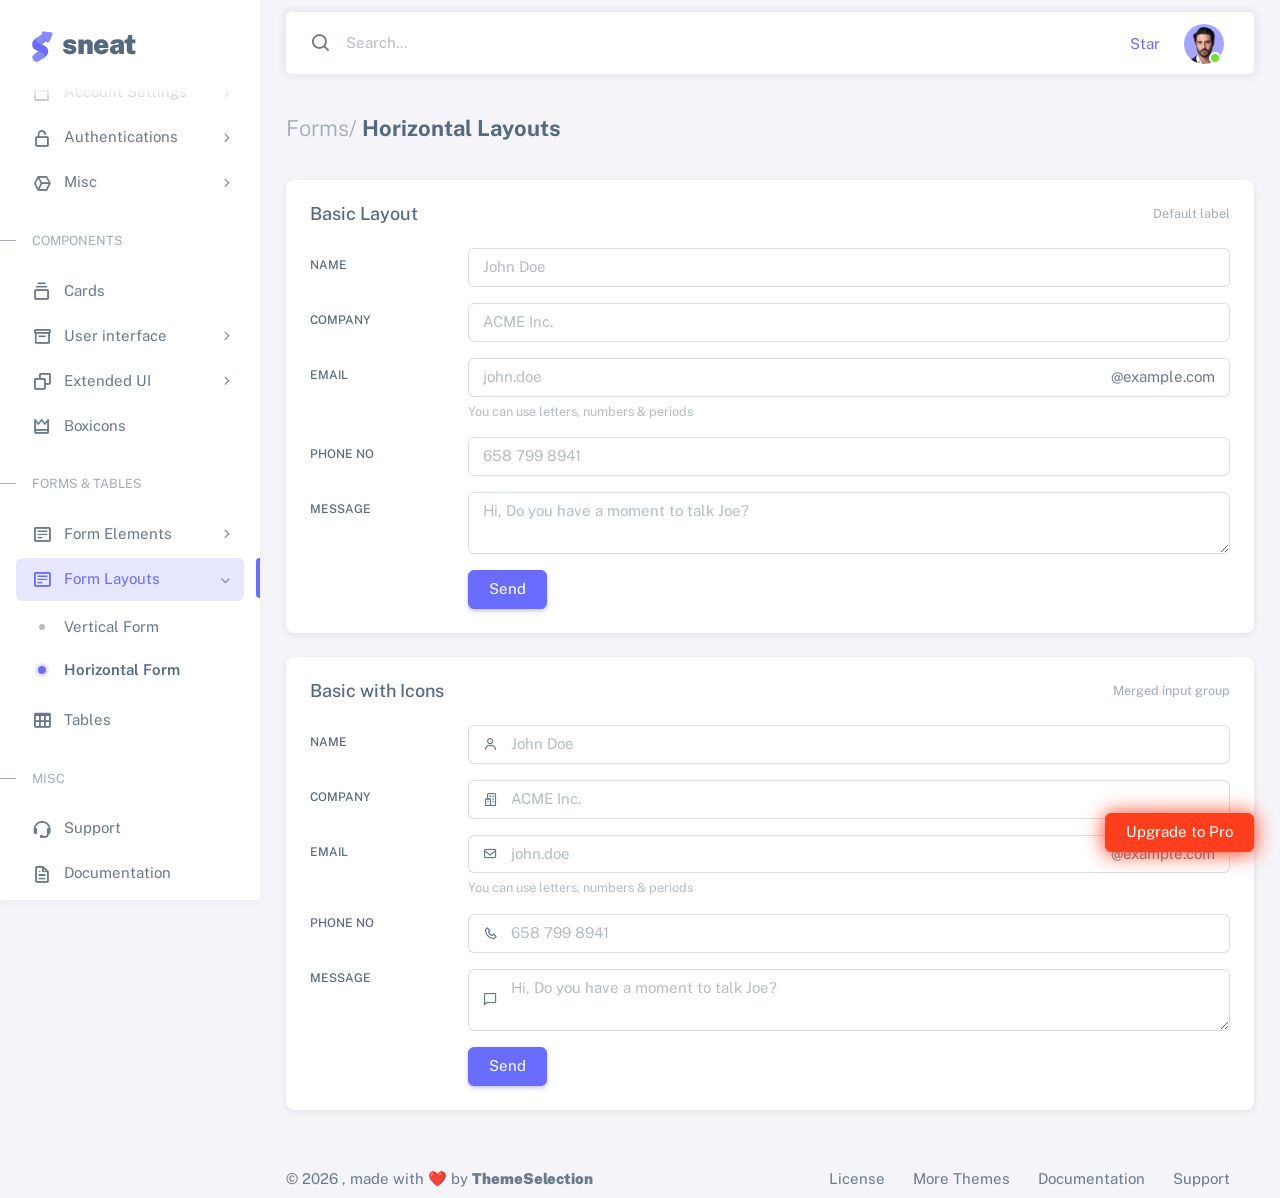
<file: HuzlabBlog/HuzlabBlog.Web/wwwroot/sneat/html/form-layouts-horizontal.html>
<!DOCTYPE html>

<!-- =========================================================
* Sneat - Bootstrap 5 HTML Admin Template - Pro | v1.0.0
==============================================================

* Product Page: https://themeselection.com/products/sneat-bootstrap-html-admin-template/
* Created by: ThemeSelection
* License: You must have a valid license purchased in order to legally use the theme for your project.
* Copyright ThemeSelection (https://themeselection.com)

=========================================================
 -->
<!-- beautify ignore:start -->
<html
  lang="en"
  class="light-style layout-menu-fixed"
  dir="ltr"
  data-theme="theme-default"
  data-assets-path="../assets/"
  data-template="vertical-menu-template-free"
>
  <head>
    <meta charset="utf-8" />
    <meta
      name="viewport"
      content="width=device-width, initial-scale=1.0, user-scalable=no, minimum-scale=1.0, maximum-scale=1.0"
    />

    <title>Horizontal Layouts - Forms | Sneat - Bootstrap 5 HTML Admin Template - Pro</title>

    <meta name="description" content="" />

    <!-- Favicon -->
    <link rel="icon" type="image/x-icon" href="../assets/img/favicon/favicon.ico" />

    <!-- Fonts -->
    <link rel="preconnect" href="https://fonts.googleapis.com" />
    <link rel="preconnect" href="https://fonts.gstatic.com" crossorigin />
    <link
      href="https://fonts.googleapis.com/css2?family=Public+Sans:ital,wght@0,300;0,400;0,500;0,600;0,700;1,300;1,400;1,500;1,600;1,700&display=swap"
      rel="stylesheet"
    />

    <!-- Icons. Uncomment required icon fonts -->
    <link rel="stylesheet" href="../assets/vendor/fonts/boxicons.css" />

    <!-- Core CSS -->
    <link rel="stylesheet" href="../assets/vendor/css/core.css" class="template-customizer-core-css" />
    <link rel="stylesheet" href="../assets/vendor/css/theme-default.css" class="template-customizer-theme-css" />
    <link rel="stylesheet" href="../assets/css/demo.css" />

    <!-- Vendors CSS -->
    <link rel="stylesheet" href="../assets/vendor/libs/perfect-scrollbar/perfect-scrollbar.css" />

    <!-- Page CSS -->

    <!-- Helpers -->
    <script src="../assets/vendor/js/helpers.js"></script>

    <!--! Template customizer & Theme config files MUST be included after core stylesheets and helpers.js in the <head> section -->
    <!--? Config:  Mandatory theme config file contain global vars & default theme options, Set your preferred theme option in this file.  -->
    <script src="../assets/js/config.js"></script>
  </head>

  <body>
    <!-- Layout wrapper -->
    <div class="layout-wrapper layout-content-navbar">
      <div class="layout-container">
        <!-- Menu -->

        <aside id="layout-menu" class="layout-menu menu-vertical menu bg-menu-theme">
          <div class="app-brand demo">
            <a href="index.html" class="app-brand-link">
              <span class="app-brand-logo demo">
                <svg
                  width="25"
                  viewBox="0 0 25 42"
                  version="1.1"
                  xmlns="http://www.w3.org/2000/svg"
                  xmlns:xlink="http://www.w3.org/1999/xlink"
                >
                  <defs>
                    <path
                      d="M13.7918663,0.358365126 L3.39788168,7.44174259 C0.566865006,9.69408886 -0.379795268,12.4788597 0.557900856,15.7960551 C0.68998853,16.2305145 1.09562888,17.7872135 3.12357076,19.2293357 C3.8146334,19.7207684 5.32369333,20.3834223 7.65075054,21.2172976 L7.59773219,21.2525164 L2.63468769,24.5493413 C0.445452254,26.3002124 0.0884951797,28.5083815 1.56381646,31.1738486 C2.83770406,32.8170431 5.20850219,33.2640127 7.09180128,32.5391577 C8.347334,32.0559211 11.4559176,30.0011079 16.4175519,26.3747182 C18.0338572,24.4997857 18.6973423,22.4544883 18.4080071,20.2388261 C17.963753,17.5346866 16.1776345,15.5799961 13.0496516,14.3747546 L10.9194936,13.4715819 L18.6192054,7.984237 L13.7918663,0.358365126 Z"
                      id="path-1"
                    ></path>
                    <path
                      d="M5.47320593,6.00457225 C4.05321814,8.216144 4.36334763,10.0722806 6.40359441,11.5729822 C8.61520715,12.571656 10.0999176,13.2171421 10.8577257,13.5094407 L15.5088241,14.433041 L18.6192054,7.984237 C15.5364148,3.11535317 13.9273018,0.573395879 13.7918663,0.358365126 C13.5790555,0.511491653 10.8061687,2.3935607 5.47320593,6.00457225 Z"
                      id="path-3"
                    ></path>
                    <path
                      d="M7.50063644,21.2294429 L12.3234468,23.3159332 C14.1688022,24.7579751 14.397098,26.4880487 13.008334,28.506154 C11.6195701,30.5242593 10.3099883,31.790241 9.07958868,32.3040991 C5.78142938,33.4346997 4.13234973,34 4.13234973,34 C4.13234973,34 2.75489982,33.0538207 2.37032616e-14,31.1614621 C-0.55822714,27.8186216 -0.55822714,26.0572515 -4.05231404e-15,25.8773518 C0.83734071,25.6075023 2.77988457,22.8248993 3.3049379,22.52991 C3.65497346,22.3332504 5.05353963,21.8997614 7.50063644,21.2294429 Z"
                      id="path-4"
                    ></path>
                    <path
                      d="M20.6,7.13333333 L25.6,13.8 C26.2627417,14.6836556 26.0836556,15.9372583 25.2,16.6 C24.8538077,16.8596443 24.4327404,17 24,17 L14,17 C12.8954305,17 12,16.1045695 12,15 C12,14.5672596 12.1403557,14.1461923 12.4,13.8 L17.4,7.13333333 C18.0627417,6.24967773 19.3163444,6.07059163 20.2,6.73333333 C20.3516113,6.84704183 20.4862915,6.981722 20.6,7.13333333 Z"
                      id="path-5"
                    ></path>
                  </defs>
                  <g id="g-app-brand" stroke="none" stroke-width="1" fill="none" fill-rule="evenodd">
                    <g id="Brand-Logo" transform="translate(-27.000000, -15.000000)">
                      <g id="Icon" transform="translate(27.000000, 15.000000)">
                        <g id="Mask" transform="translate(0.000000, 8.000000)">
                          <mask id="mask-2" fill="white">
                            <use xlink:href="#path-1"></use>
                          </mask>
                          <use fill="#696cff" xlink:href="#path-1"></use>
                          <g id="Path-3" mask="url(#mask-2)">
                            <use fill="#696cff" xlink:href="#path-3"></use>
                            <use fill-opacity="0.2" fill="#FFFFFF" xlink:href="#path-3"></use>
                          </g>
                          <g id="Path-4" mask="url(#mask-2)">
                            <use fill="#696cff" xlink:href="#path-4"></use>
                            <use fill-opacity="0.2" fill="#FFFFFF" xlink:href="#path-4"></use>
                          </g>
                        </g>
                        <g
                          id="Triangle"
                          transform="translate(19.000000, 11.000000) rotate(-300.000000) translate(-19.000000, -11.000000) "
                        >
                          <use fill="#696cff" xlink:href="#path-5"></use>
                          <use fill-opacity="0.2" fill="#FFFFFF" xlink:href="#path-5"></use>
                        </g>
                      </g>
                    </g>
                  </g>
                </svg>
              </span>
              <span class="app-brand-text demo menu-text fw-bolder ms-2">Sneat</span>
            </a>

            <a href="javascript:void(0);" class="layout-menu-toggle menu-link text-large ms-auto d-block d-xl-none">
              <i class="bx bx-chevron-left bx-sm align-middle"></i>
            </a>
          </div>

          <div class="menu-inner-shadow"></div>

          <ul class="menu-inner py-1">
            <!-- Dashboard -->
            <li class="menu-item">
              <a href="index.html" class="menu-link">
                <i class="menu-icon tf-icons bx bx-home-circle"></i>
                <div data-i18n="Analytics">Dashboard</div>
              </a>
            </li>

            <!-- Layouts -->
            <li class="menu-item">
              <a href="javascript:void(0);" class="menu-link menu-toggle">
                <i class="menu-icon tf-icons bx bx-layout"></i>
                <div data-i18n="Layouts">Layouts</div>
              </a>

              <ul class="menu-sub">
                <li class="menu-item">
                  <a href="layouts-without-menu.html" class="menu-link">
                    <div data-i18n="Without menu">Without menu</div>
                  </a>
                </li>
                <li class="menu-item">
                  <a href="layouts-without-navbar.html" class="menu-link">
                    <div data-i18n="Without navbar">Without navbar</div>
                  </a>
                </li>
                <li class="menu-item">
                  <a href="layouts-container.html" class="menu-link">
                    <div data-i18n="Container">Container</div>
                  </a>
                </li>
                <li class="menu-item">
                  <a href="layouts-fluid.html" class="menu-link">
                    <div data-i18n="Fluid">Fluid</div>
                  </a>
                </li>
                <li class="menu-item">
                  <a href="layouts-blank.html" class="menu-link">
                    <div data-i18n="Blank">Blank</div>
                  </a>
                </li>
              </ul>
            </li>

            <li class="menu-header small text-uppercase">
              <span class="menu-header-text">Pages</span>
            </li>
            <li class="menu-item">
              <a href="javascript:void(0);" class="menu-link menu-toggle">
                <i class="menu-icon tf-icons bx bx-dock-top"></i>
                <div data-i18n="Account Settings">Account Settings</div>
              </a>
              <ul class="menu-sub">
                <li class="menu-item">
                  <a href="pages-account-settings-account.html" class="menu-link">
                    <div data-i18n="Account">Account</div>
                  </a>
                </li>
                <li class="menu-item">
                  <a href="pages-account-settings-notifications.html" class="menu-link">
                    <div data-i18n="Notifications">Notifications</div>
                  </a>
                </li>
                <li class="menu-item">
                  <a href="pages-account-settings-connections.html" class="menu-link">
                    <div data-i18n="Connections">Connections</div>
                  </a>
                </li>
              </ul>
            </li>
            <li class="menu-item">
              <a href="javascript:void(0);" class="menu-link menu-toggle">
                <i class="menu-icon tf-icons bx bx-lock-open-alt"></i>
                <div data-i18n="Authentications">Authentications</div>
              </a>
              <ul class="menu-sub">
                <li class="menu-item">
                  <a href="auth-login-basic.html" class="menu-link" target="_blank">
                    <div data-i18n="Basic">Login</div>
                  </a>
                </li>
                <li class="menu-item">
                  <a href="auth-register-basic.html" class="menu-link" target="_blank">
                    <div data-i18n="Basic">Register</div>
                  </a>
                </li>
                <li class="menu-item">
                  <a href="auth-forgot-password-basic.html" class="menu-link" target="_blank">
                    <div data-i18n="Basic">Forgot Password</div>
                  </a>
                </li>
              </ul>
            </li>
            <li class="menu-item">
              <a href="javascript:void(0);" class="menu-link menu-toggle">
                <i class="menu-icon tf-icons bx bx-cube-alt"></i>
                <div data-i18n="Misc">Misc</div>
              </a>
              <ul class="menu-sub">
                <li class="menu-item">
                  <a href="pages-misc-error.html" class="menu-link">
                    <div data-i18n="Error">Error</div>
                  </a>
                </li>
                <li class="menu-item">
                  <a href="pages-misc-under-maintenance.html" class="menu-link">
                    <div data-i18n="Under Maintenance">Under Maintenance</div>
                  </a>
                </li>
              </ul>
            </li>
            <!-- Components -->
            <li class="menu-header small text-uppercase"><span class="menu-header-text">Components</span></li>
            <!-- Cards -->
            <li class="menu-item">
              <a href="cards-basic.html" class="menu-link">
                <i class="menu-icon tf-icons bx bx-collection"></i>
                <div data-i18n="Basic">Cards</div>
              </a>
            </li>
            <!-- User interface -->
            <li class="menu-item">
              <a href="javascript:void(0)" class="menu-link menu-toggle">
                <i class="menu-icon tf-icons bx bx-box"></i>
                <div data-i18n="User interface">User interface</div>
              </a>
              <ul class="menu-sub">
                <li class="menu-item">
                  <a href="ui-accordion.html" class="menu-link">
                    <div data-i18n="Accordion">Accordion</div>
                  </a>
                </li>
                <li class="menu-item">
                  <a href="ui-alerts.html" class="menu-link">
                    <div data-i18n="Alerts">Alerts</div>
                  </a>
                </li>
                <li class="menu-item">
                  <a href="ui-badges.html" class="menu-link">
                    <div data-i18n="Badges">Badges</div>
                  </a>
                </li>
                <li class="menu-item">
                  <a href="ui-buttons.html" class="menu-link">
                    <div data-i18n="Buttons">Buttons</div>
                  </a>
                </li>
                <li class="menu-item">
                  <a href="ui-carousel.html" class="menu-link">
                    <div data-i18n="Carousel">Carousel</div>
                  </a>
                </li>
                <li class="menu-item">
                  <a href="ui-collapse.html" class="menu-link">
                    <div data-i18n="Collapse">Collapse</div>
                  </a>
                </li>
                <li class="menu-item">
                  <a href="ui-dropdowns.html" class="menu-link">
                    <div data-i18n="Dropdowns">Dropdowns</div>
                  </a>
                </li>
                <li class="menu-item">
                  <a href="ui-footer.html" class="menu-link">
                    <div data-i18n="Footer">Footer</div>
                  </a>
                </li>
                <li class="menu-item">
                  <a href="ui-list-groups.html" class="menu-link">
                    <div data-i18n="List Groups">List groups</div>
                  </a>
                </li>
                <li class="menu-item">
                  <a href="ui-modals.html" class="menu-link">
                    <div data-i18n="Modals">Modals</div>
                  </a>
                </li>
                <li class="menu-item">
                  <a href="ui-navbar.html" class="menu-link">
                    <div data-i18n="Navbar">Navbar</div>
                  </a>
                </li>
                <li class="menu-item">
                  <a href="ui-offcanvas.html" class="menu-link">
                    <div data-i18n="Offcanvas">Offcanvas</div>
                  </a>
                </li>
                <li class="menu-item">
                  <a href="ui-pagination-breadcrumbs.html" class="menu-link">
                    <div data-i18n="Pagination &amp; Breadcrumbs">Pagination &amp; Breadcrumbs</div>
                  </a>
                </li>
                <li class="menu-item">
                  <a href="ui-progress.html" class="menu-link">
                    <div data-i18n="Progress">Progress</div>
                  </a>
                </li>
                <li class="menu-item">
                  <a href="ui-spinners.html" class="menu-link">
                    <div data-i18n="Spinners">Spinners</div>
                  </a>
                </li>
                <li class="menu-item">
                  <a href="ui-tabs-pills.html" class="menu-link">
                    <div data-i18n="Tabs &amp; Pills">Tabs &amp; Pills</div>
                  </a>
                </li>
                <li class="menu-item">
                  <a href="ui-toasts.html" class="menu-link">
                    <div data-i18n="Toasts">Toasts</div>
                  </a>
                </li>
                <li class="menu-item">
                  <a href="ui-tooltips-popovers.html" class="menu-link">
                    <div data-i18n="Tooltips & Popovers">Tooltips &amp; popovers</div>
                  </a>
                </li>
                <li class="menu-item">
                  <a href="ui-typography.html" class="menu-link">
                    <div data-i18n="Typography">Typography</div>
                  </a>
                </li>
              </ul>
            </li>

            <!-- Extended components -->
            <li class="menu-item">
              <a href="javascript:void(0)" class="menu-link menu-toggle">
                <i class="menu-icon tf-icons bx bx-copy"></i>
                <div data-i18n="Extended UI">Extended UI</div>
              </a>
              <ul class="menu-sub">
                <li class="menu-item">
                  <a href="extended-ui-perfect-scrollbar.html" class="menu-link">
                    <div data-i18n="Perfect Scrollbar">Perfect scrollbar</div>
                  </a>
                </li>
                <li class="menu-item">
                  <a href="extended-ui-text-divider.html" class="menu-link">
                    <div data-i18n="Text Divider">Text Divider</div>
                  </a>
                </li>
              </ul>
            </li>

            <li class="menu-item">
              <a href="icons-boxicons.html" class="menu-link">
                <i class="menu-icon tf-icons bx bx-crown"></i>
                <div data-i18n="Boxicons">Boxicons</div>
              </a>
            </li>

            <!-- Forms & Tables -->
            <li class="menu-header small text-uppercase"><span class="menu-header-text">Forms &amp; Tables</span></li>
            <!-- Forms -->
            <li class="menu-item">
              <a href="javascript:void(0);" class="menu-link menu-toggle">
                <i class="menu-icon tf-icons bx bx-detail"></i>
                <div data-i18n="Form Elements">Form Elements</div>
              </a>
              <ul class="menu-sub">
                <li class="menu-item">
                  <a href="forms-basic-inputs.html" class="menu-link">
                    <div data-i18n="Basic Inputs">Basic Inputs</div>
                  </a>
                </li>
                <li class="menu-item">
                  <a href="forms-input-groups.html" class="menu-link">
                    <div data-i18n="Input groups">Input groups</div>
                  </a>
                </li>
              </ul>
            </li>
            <li class="menu-item active open">
              <a href="javascript:void(0);" class="menu-link menu-toggle">
                <i class="menu-icon tf-icons bx bx-detail"></i>
                <div data-i18n="Form Layouts">Form Layouts</div>
              </a>
              <ul class="menu-sub">
                <li class="menu-item">
                  <a href="form-layouts-vertical.html" class="menu-link">
                    <div data-i18n="Vertical Form">Vertical Form</div>
                  </a>
                </li>
                <li class="menu-item active">
                  <a href="form-layouts-horizontal.html" class="menu-link">
                    <div data-i18n="Horizontal Form">Horizontal Form</div>
                  </a>
                </li>
              </ul>
            </li>
            <!-- Tables -->
            <li class="menu-item">
              <a href="tables-basic.html" class="menu-link">
                <i class="menu-icon tf-icons bx bx-table"></i>
                <div data-i18n="Tables">Tables</div>
              </a>
            </li>
            <!-- Misc -->
            <li class="menu-header small text-uppercase"><span class="menu-header-text">Misc</span></li>
            <li class="menu-item">
              <a
                href="https://github.com/themeselection/sneat-html-admin-template-free/issues"
                target="_blank"
                class="menu-link"
              >
                <i class="menu-icon tf-icons bx bx-support"></i>
                <div data-i18n="Support">Support</div>
              </a>
            </li>
            <li class="menu-item">
              <a
                href="https://themeselection.com/demo/sneat-bootstrap-html-admin-template/documentation/"
                target="_blank"
                class="menu-link"
              >
                <i class="menu-icon tf-icons bx bx-file"></i>
                <div data-i18n="Documentation">Documentation</div>
              </a>
            </li>
          </ul>
        </aside>
        <!-- / Menu -->

        <!-- Layout container -->
        <div class="layout-page">
          <!-- Navbar -->

          <nav
            class="layout-navbar container-xxl navbar navbar-expand-xl navbar-detached align-items-center bg-navbar-theme"
            id="layout-navbar"
          >
            <div class="layout-menu-toggle navbar-nav align-items-xl-center me-3 me-xl-0 d-xl-none">
              <a class="nav-item nav-link px-0 me-xl-4" href="javascript:void(0)">
                <i class="bx bx-menu bx-sm"></i>
              </a>
            </div>

            <div class="navbar-nav-right d-flex align-items-center" id="navbar-collapse">
              <!-- Search -->
              <div class="navbar-nav align-items-center">
                <div class="nav-item d-flex align-items-center">
                  <i class="bx bx-search fs-4 lh-0"></i>
                  <input
                    type="text"
                    class="form-control border-0 shadow-none"
                    placeholder="Search..."
                    aria-label="Search..."
                  />
                </div>
              </div>
              <!-- /Search -->

              <ul class="navbar-nav flex-row align-items-center ms-auto">
                <!-- Place this tag where you want the button to render. -->
                <li class="nav-item lh-1 me-3">
                  <a
                    class="github-button"
                    href="https://github.com/themeselection/sneat-html-admin-template-free"
                    data-icon="octicon-star"
                    data-size="large"
                    data-show-count="true"
                    aria-label="Star themeselection/sneat-html-admin-template-free on GitHub"
                    >Star</a
                  >
                </li>

                <!-- User -->
                <li class="nav-item navbar-dropdown dropdown-user dropdown">
                  <a class="nav-link dropdown-toggle hide-arrow" href="javascript:void(0);" data-bs-toggle="dropdown">
                    <div class="avatar avatar-online">
                      <img src="../assets/img/avatars/1.png" alt class="w-px-40 h-auto rounded-circle" />
                    </div>
                  </a>
                  <ul class="dropdown-menu dropdown-menu-end">
                    <li>
                      <a class="dropdown-item" href="#">
                        <div class="d-flex">
                          <div class="flex-shrink-0 me-3">
                            <div class="avatar avatar-online">
                              <img src="../assets/img/avatars/1.png" alt class="w-px-40 h-auto rounded-circle" />
                            </div>
                          </div>
                          <div class="flex-grow-1">
                            <span class="fw-semibold d-block">John Doe</span>
                            <small class="text-muted">Admin</small>
                          </div>
                        </div>
                      </a>
                    </li>
                    <li>
                      <div class="dropdown-divider"></div>
                    </li>
                    <li>
                      <a class="dropdown-item" href="#">
                        <i class="bx bx-user me-2"></i>
                        <span class="align-middle">My Profile</span>
                      </a>
                    </li>
                    <li>
                      <a class="dropdown-item" href="#">
                        <i class="bx bx-cog me-2"></i>
                        <span class="align-middle">Settings</span>
                      </a>
                    </li>
                    <li>
                      <a class="dropdown-item" href="#">
                        <span class="d-flex align-items-center align-middle">
                          <i class="flex-shrink-0 bx bx-credit-card me-2"></i>
                          <span class="flex-grow-1 align-middle">Billing</span>
                          <span class="flex-shrink-0 badge badge-center rounded-pill bg-danger w-px-20 h-px-20">4</span>
                        </span>
                      </a>
                    </li>
                    <li>
                      <div class="dropdown-divider"></div>
                    </li>
                    <li>
                      <a class="dropdown-item" href="auth-login-basic.html">
                        <i class="bx bx-power-off me-2"></i>
                        <span class="align-middle">Log Out</span>
                      </a>
                    </li>
                  </ul>
                </li>
                <!--/ User -->
              </ul>
            </div>
          </nav>

          <!-- / Navbar -->

          <!-- Content wrapper -->
          <div class="content-wrapper">
            <!-- Content -->

            <div class="container-xxl flex-grow-1 container-p-y">
              <h4 class="fw-bold py-3 mb-4"><span class="text-muted fw-light">Forms/</span> Horizontal Layouts</h4>

              <!-- Basic Layout & Basic with Icons -->
              <div class="row">
                <!-- Basic Layout -->
                <div class="col-xxl">
                  <div class="card mb-4">
                    <div class="card-header d-flex align-items-center justify-content-between">
                      <h5 class="mb-0">Basic Layout</h5>
                      <small class="text-muted float-end">Default label</small>
                    </div>
                    <div class="card-body">
                      <form>
                        <div class="row mb-3">
                          <label class="col-sm-2 col-form-label" for="basic-default-name">Name</label>
                          <div class="col-sm-10">
                            <input type="text" class="form-control" id="basic-default-name" placeholder="John Doe" />
                          </div>
                        </div>
                        <div class="row mb-3">
                          <label class="col-sm-2 col-form-label" for="basic-default-company">Company</label>
                          <div class="col-sm-10">
                            <input
                              type="text"
                              class="form-control"
                              id="basic-default-company"
                              placeholder="ACME Inc."
                            />
                          </div>
                        </div>
                        <div class="row mb-3">
                          <label class="col-sm-2 col-form-label" for="basic-default-email">Email</label>
                          <div class="col-sm-10">
                            <div class="input-group input-group-merge">
                              <input
                                type="text"
                                id="basic-default-email"
                                class="form-control"
                                placeholder="john.doe"
                                aria-label="john.doe"
                                aria-describedby="basic-default-email2"
                              />
                              <span class="input-group-text" id="basic-default-email2">@example.com</span>
                            </div>
                            <div class="form-text">You can use letters, numbers & periods</div>
                          </div>
                        </div>
                        <div class="row mb-3">
                          <label class="col-sm-2 col-form-label" for="basic-default-phone">Phone No</label>
                          <div class="col-sm-10">
                            <input
                              type="text"
                              id="basic-default-phone"
                              class="form-control phone-mask"
                              placeholder="658 799 8941"
                              aria-label="658 799 8941"
                              aria-describedby="basic-default-phone"
                            />
                          </div>
                        </div>
                        <div class="row mb-3">
                          <label class="col-sm-2 col-form-label" for="basic-default-message">Message</label>
                          <div class="col-sm-10">
                            <textarea
                              id="basic-default-message"
                              class="form-control"
                              placeholder="Hi, Do you have a moment to talk Joe?"
                              aria-label="Hi, Do you have a moment to talk Joe?"
                              aria-describedby="basic-icon-default-message2"
                            ></textarea>
                          </div>
                        </div>
                        <div class="row justify-content-end">
                          <div class="col-sm-10">
                            <button type="submit" class="btn btn-primary">Send</button>
                          </div>
                        </div>
                      </form>
                    </div>
                  </div>
                </div>
                <!-- Basic with Icons -->
                <div class="col-xxl">
                  <div class="card mb-4">
                    <div class="card-header d-flex align-items-center justify-content-between">
                      <h5 class="mb-0">Basic with Icons</h5>
                      <small class="text-muted float-end">Merged input group</small>
                    </div>
                    <div class="card-body">
                      <form>
                        <div class="row mb-3">
                          <label class="col-sm-2 col-form-label" for="basic-icon-default-fullname">Name</label>
                          <div class="col-sm-10">
                            <div class="input-group input-group-merge">
                              <span id="basic-icon-default-fullname2" class="input-group-text"
                                ><i class="bx bx-user"></i
                              ></span>
                              <input
                                type="text"
                                class="form-control"
                                id="basic-icon-default-fullname"
                                placeholder="John Doe"
                                aria-label="John Doe"
                                aria-describedby="basic-icon-default-fullname2"
                              />
                            </div>
                          </div>
                        </div>
                        <div class="row mb-3">
                          <label class="col-sm-2 col-form-label" for="basic-icon-default-company">Company</label>
                          <div class="col-sm-10">
                            <div class="input-group input-group-merge">
                              <span id="basic-icon-default-company2" class="input-group-text"
                                ><i class="bx bx-buildings"></i
                              ></span>
                              <input
                                type="text"
                                id="basic-icon-default-company"
                                class="form-control"
                                placeholder="ACME Inc."
                                aria-label="ACME Inc."
                                aria-describedby="basic-icon-default-company2"
                              />
                            </div>
                          </div>
                        </div>
                        <div class="row mb-3">
                          <label class="col-sm-2 col-form-label" for="basic-icon-default-email">Email</label>
                          <div class="col-sm-10">
                            <div class="input-group input-group-merge">
                              <span class="input-group-text"><i class="bx bx-envelope"></i></span>
                              <input
                                type="text"
                                id="basic-icon-default-email"
                                class="form-control"
                                placeholder="john.doe"
                                aria-label="john.doe"
                                aria-describedby="basic-icon-default-email2"
                              />
                              <span id="basic-icon-default-email2" class="input-group-text">@example.com</span>
                            </div>
                            <div class="form-text">You can use letters, numbers & periods</div>
                          </div>
                        </div>
                        <div class="row mb-3">
                          <label class="col-sm-2 form-label" for="basic-icon-default-phone">Phone No</label>
                          <div class="col-sm-10">
                            <div class="input-group input-group-merge">
                              <span id="basic-icon-default-phone2" class="input-group-text"
                                ><i class="bx bx-phone"></i
                              ></span>
                              <input
                                type="text"
                                id="basic-icon-default-phone"
                                class="form-control phone-mask"
                                placeholder="658 799 8941"
                                aria-label="658 799 8941"
                                aria-describedby="basic-icon-default-phone2"
                              />
                            </div>
                          </div>
                        </div>
                        <div class="row mb-3">
                          <label class="col-sm-2 form-label" for="basic-icon-default-message">Message</label>
                          <div class="col-sm-10">
                            <div class="input-group input-group-merge">
                              <span id="basic-icon-default-message2" class="input-group-text"
                                ><i class="bx bx-comment"></i
                              ></span>
                              <textarea
                                id="basic-icon-default-message"
                                class="form-control"
                                placeholder="Hi, Do you have a moment to talk Joe?"
                                aria-label="Hi, Do you have a moment to talk Joe?"
                                aria-describedby="basic-icon-default-message2"
                              ></textarea>
                            </div>
                          </div>
                        </div>
                        <div class="row justify-content-end">
                          <div class="col-sm-10">
                            <button type="submit" class="btn btn-primary">Send</button>
                          </div>
                        </div>
                      </form>
                    </div>
                  </div>
                </div>
              </div>
            </div>
            <!-- / Content -->

            <!-- Footer -->
            <footer class="content-footer footer bg-footer-theme">
              <div class="container-xxl d-flex flex-wrap justify-content-between py-2 flex-md-row flex-column">
                <div class="mb-2 mb-md-0">
                  ©
                  <script>
                    document.write(new Date().getFullYear());
                  </script>
                  , made with ❤️ by
                  <a href="https://themeselection.com" target="_blank" class="footer-link fw-bolder">ThemeSelection</a>
                </div>
                <div>
                  <a href="https://themeselection.com/license/" class="footer-link me-4" target="_blank">License</a>
                  <a href="https://themeselection.com/" target="_blank" class="footer-link me-4">More Themes</a>

                  <a
                    href="https://themeselection.com/demo/sneat-bootstrap-html-admin-template/documentation/"
                    target="_blank"
                    class="footer-link me-4"
                    >Documentation</a
                  >

                  <a
                    href="https://github.com/themeselection/sneat-html-admin-template-free/issues"
                    target="_blank"
                    class="footer-link me-4"
                    >Support</a
                  >
                </div>
              </div>
            </footer>
            <!-- / Footer -->

            <div class="content-backdrop fade"></div>
          </div>
          <!-- Content wrapper -->
        </div>
        <!-- / Layout page -->
      </div>

      <!-- Overlay -->
      <div class="layout-overlay layout-menu-toggle"></div>
    </div>
    <!-- / Layout wrapper -->

    <div class="buy-now">
      <a
        href="https://themeselection.com/products/sneat-bootstrap-html-admin-template/"
        target="_blank"
        class="btn btn-danger btn-buy-now"
        >Upgrade to Pro</a
      >
    </div>

    <!-- Core JS -->
    <!-- build:js assets/vendor/js/core.js -->
    <script src="../assets/vendor/libs/jquery/jquery.js"></script>
    <script src="../assets/vendor/libs/popper/popper.js"></script>
    <script src="../assets/vendor/js/bootstrap.js"></script>
    <script src="../assets/vendor/libs/perfect-scrollbar/perfect-scrollbar.js"></script>

    <script src="../assets/vendor/js/menu.js"></script>
    <!-- endbuild -->

    <!-- Vendors JS -->

    <!-- Main JS -->
    <script src="../assets/js/main.js"></script>

    <!-- Page JS -->

    <!-- Place this tag in your head or just before your close body tag. -->
    <script async defer src="https://buttons.github.io/buttons.js"></script>
  </body>
</html>
</file>
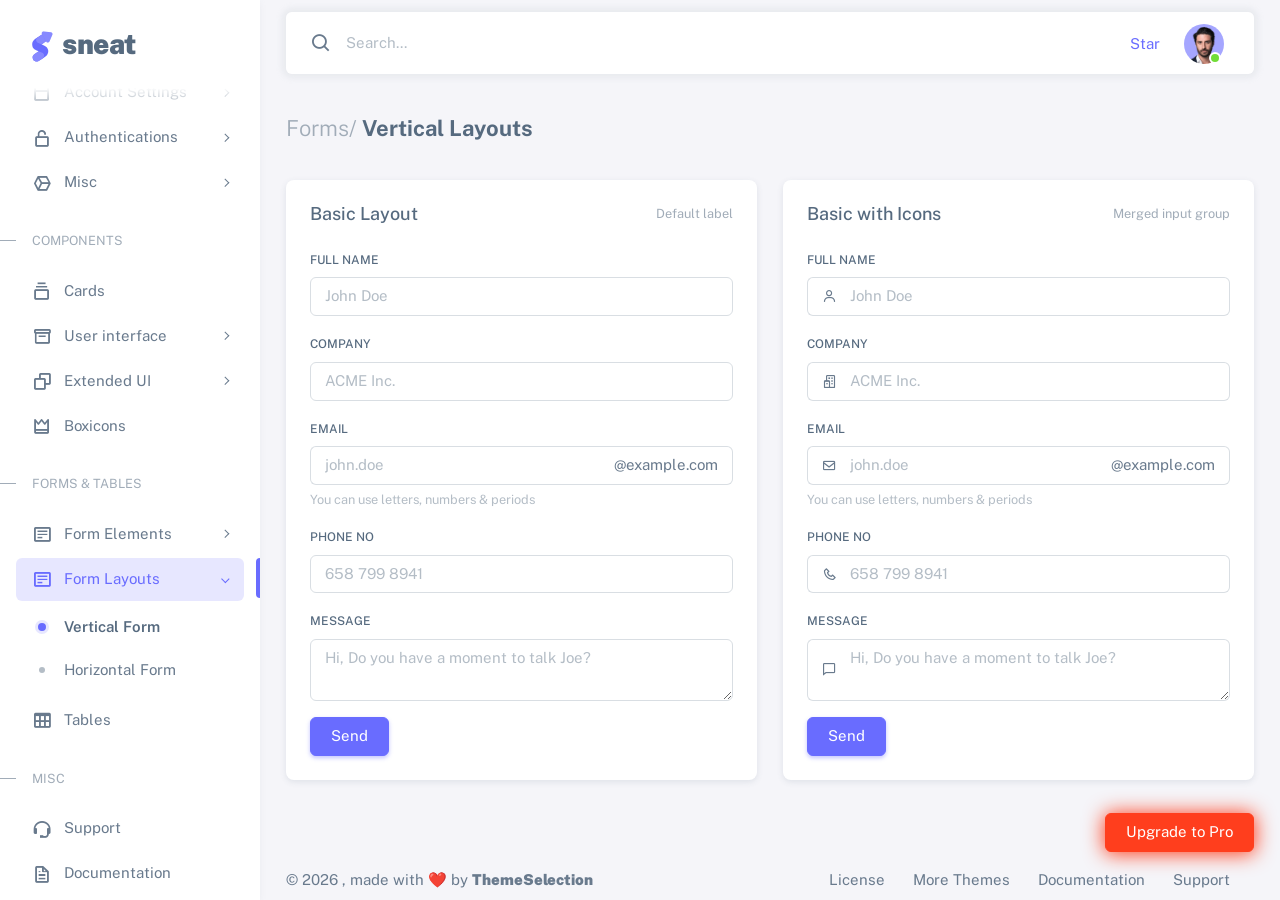
<file: HuzlabBlog/HuzlabBlog.Web/wwwroot/sneat/html/form-layouts-vertical.html>
<!DOCTYPE html>

<!-- =========================================================
* Sneat - Bootstrap 5 HTML Admin Template - Pro | v1.0.0
==============================================================

* Product Page: https://themeselection.com/products/sneat-bootstrap-html-admin-template/
* Created by: ThemeSelection
* License: You must have a valid license purchased in order to legally use the theme for your project.
* Copyright ThemeSelection (https://themeselection.com)

=========================================================
 -->
<!-- beautify ignore:start -->
<html
  lang="en"
  class="light-style layout-menu-fixed"
  dir="ltr"
  data-theme="theme-default"
  data-assets-path="../assets/"
  data-template="vertical-menu-template-free"
>
  <head>
    <meta charset="utf-8" />
    <meta
      name="viewport"
      content="width=device-width, initial-scale=1.0, user-scalable=no, minimum-scale=1.0, maximum-scale=1.0"
    />

    <title>Vertical Layouts - Forms | Sneat - Bootstrap 5 HTML Admin Template - Pro</title>

    <meta name="description" content="" />

    <!-- Favicon -->
    <link rel="icon" type="image/x-icon" href="../assets/img/favicon/favicon.ico" />

    <!-- Fonts -->
    <link rel="preconnect" href="https://fonts.googleapis.com" />
    <link rel="preconnect" href="https://fonts.gstatic.com" crossorigin />
    <link
      href="https://fonts.googleapis.com/css2?family=Public+Sans:ital,wght@0,300;0,400;0,500;0,600;0,700;1,300;1,400;1,500;1,600;1,700&display=swap"
      rel="stylesheet"
    />

    <!-- Icons. Uncomment required icon fonts -->
    <link rel="stylesheet" href="../assets/vendor/fonts/boxicons.css" />

    <!-- Core CSS -->
    <link rel="stylesheet" href="../assets/vendor/css/core.css" class="template-customizer-core-css" />
    <link rel="stylesheet" href="../assets/vendor/css/theme-default.css" class="template-customizer-theme-css" />
    <link rel="stylesheet" href="../assets/css/demo.css" />

    <!-- Vendors CSS -->
    <link rel="stylesheet" href="../assets/vendor/libs/perfect-scrollbar/perfect-scrollbar.css" />

    <!-- Page CSS -->

    <!-- Helpers -->
    <script src="../assets/vendor/js/helpers.js"></script>

    <!--! Template customizer & Theme config files MUST be included after core stylesheets and helpers.js in the <head> section -->
    <!--? Config:  Mandatory theme config file contain global vars & default theme options, Set your preferred theme option in this file.  -->
    <script src="../assets/js/config.js"></script>
  </head>

  <body>
    <!-- Layout wrapper -->
    <div class="layout-wrapper layout-content-navbar">
      <div class="layout-container">
        <!-- Menu -->

        <aside id="layout-menu" class="layout-menu menu-vertical menu bg-menu-theme">
          <div class="app-brand demo">
            <a href="index.html" class="app-brand-link">
              <span class="app-brand-logo demo">
                <svg
                  width="25"
                  viewBox="0 0 25 42"
                  version="1.1"
                  xmlns="http://www.w3.org/2000/svg"
                  xmlns:xlink="http://www.w3.org/1999/xlink"
                >
                  <defs>
                    <path
                      d="M13.7918663,0.358365126 L3.39788168,7.44174259 C0.566865006,9.69408886 -0.379795268,12.4788597 0.557900856,15.7960551 C0.68998853,16.2305145 1.09562888,17.7872135 3.12357076,19.2293357 C3.8146334,19.7207684 5.32369333,20.3834223 7.65075054,21.2172976 L7.59773219,21.2525164 L2.63468769,24.5493413 C0.445452254,26.3002124 0.0884951797,28.5083815 1.56381646,31.1738486 C2.83770406,32.8170431 5.20850219,33.2640127 7.09180128,32.5391577 C8.347334,32.0559211 11.4559176,30.0011079 16.4175519,26.3747182 C18.0338572,24.4997857 18.6973423,22.4544883 18.4080071,20.2388261 C17.963753,17.5346866 16.1776345,15.5799961 13.0496516,14.3747546 L10.9194936,13.4715819 L18.6192054,7.984237 L13.7918663,0.358365126 Z"
                      id="path-1"
                    ></path>
                    <path
                      d="M5.47320593,6.00457225 C4.05321814,8.216144 4.36334763,10.0722806 6.40359441,11.5729822 C8.61520715,12.571656 10.0999176,13.2171421 10.8577257,13.5094407 L15.5088241,14.433041 L18.6192054,7.984237 C15.5364148,3.11535317 13.9273018,0.573395879 13.7918663,0.358365126 C13.5790555,0.511491653 10.8061687,2.3935607 5.47320593,6.00457225 Z"
                      id="path-3"
                    ></path>
                    <path
                      d="M7.50063644,21.2294429 L12.3234468,23.3159332 C14.1688022,24.7579751 14.397098,26.4880487 13.008334,28.506154 C11.6195701,30.5242593 10.3099883,31.790241 9.07958868,32.3040991 C5.78142938,33.4346997 4.13234973,34 4.13234973,34 C4.13234973,34 2.75489982,33.0538207 2.37032616e-14,31.1614621 C-0.55822714,27.8186216 -0.55822714,26.0572515 -4.05231404e-15,25.8773518 C0.83734071,25.6075023 2.77988457,22.8248993 3.3049379,22.52991 C3.65497346,22.3332504 5.05353963,21.8997614 7.50063644,21.2294429 Z"
                      id="path-4"
                    ></path>
                    <path
                      d="M20.6,7.13333333 L25.6,13.8 C26.2627417,14.6836556 26.0836556,15.9372583 25.2,16.6 C24.8538077,16.8596443 24.4327404,17 24,17 L14,17 C12.8954305,17 12,16.1045695 12,15 C12,14.5672596 12.1403557,14.1461923 12.4,13.8 L17.4,7.13333333 C18.0627417,6.24967773 19.3163444,6.07059163 20.2,6.73333333 C20.3516113,6.84704183 20.4862915,6.981722 20.6,7.13333333 Z"
                      id="path-5"
                    ></path>
                  </defs>
                  <g id="g-app-brand" stroke="none" stroke-width="1" fill="none" fill-rule="evenodd">
                    <g id="Brand-Logo" transform="translate(-27.000000, -15.000000)">
                      <g id="Icon" transform="translate(27.000000, 15.000000)">
                        <g id="Mask" transform="translate(0.000000, 8.000000)">
                          <mask id="mask-2" fill="white">
                            <use xlink:href="#path-1"></use>
                          </mask>
                          <use fill="#696cff" xlink:href="#path-1"></use>
                          <g id="Path-3" mask="url(#mask-2)">
                            <use fill="#696cff" xlink:href="#path-3"></use>
                            <use fill-opacity="0.2" fill="#FFFFFF" xlink:href="#path-3"></use>
                          </g>
                          <g id="Path-4" mask="url(#mask-2)">
                            <use fill="#696cff" xlink:href="#path-4"></use>
                            <use fill-opacity="0.2" fill="#FFFFFF" xlink:href="#path-4"></use>
                          </g>
                        </g>
                        <g
                          id="Triangle"
                          transform="translate(19.000000, 11.000000) rotate(-300.000000) translate(-19.000000, -11.000000) "
                        >
                          <use fill="#696cff" xlink:href="#path-5"></use>
                          <use fill-opacity="0.2" fill="#FFFFFF" xlink:href="#path-5"></use>
                        </g>
                      </g>
                    </g>
                  </g>
                </svg>
              </span>
              <span class="app-brand-text demo menu-text fw-bolder ms-2">Sneat</span>
            </a>

            <a href="javascript:void(0);" class="layout-menu-toggle menu-link text-large ms-auto d-block d-xl-none">
              <i class="bx bx-chevron-left bx-sm align-middle"></i>
            </a>
          </div>

          <div class="menu-inner-shadow"></div>

          <ul class="menu-inner py-1">
            <!-- Dashboard -->
            <li class="menu-item">
              <a href="index.html" class="menu-link">
                <i class="menu-icon tf-icons bx bx-home-circle"></i>
                <div data-i18n="Analytics">Dashboard</div>
              </a>
            </li>

            <!-- Layouts -->
            <li class="menu-item">
              <a href="javascript:void(0);" class="menu-link menu-toggle">
                <i class="menu-icon tf-icons bx bx-layout"></i>
                <div data-i18n="Layouts">Layouts</div>
              </a>

              <ul class="menu-sub">
                <li class="menu-item">
                  <a href="layouts-without-menu.html" class="menu-link">
                    <div data-i18n="Without menu">Without menu</div>
                  </a>
                </li>
                <li class="menu-item">
                  <a href="layouts-without-navbar.html" class="menu-link">
                    <div data-i18n="Without navbar">Without navbar</div>
                  </a>
                </li>
                <li class="menu-item">
                  <a href="layouts-container.html" class="menu-link">
                    <div data-i18n="Container">Container</div>
                  </a>
                </li>
                <li class="menu-item">
                  <a href="layouts-fluid.html" class="menu-link">
                    <div data-i18n="Fluid">Fluid</div>
                  </a>
                </li>
                <li class="menu-item">
                  <a href="layouts-blank.html" class="menu-link">
                    <div data-i18n="Blank">Blank</div>
                  </a>
                </li>
              </ul>
            </li>

            <li class="menu-header small text-uppercase">
              <span class="menu-header-text">Pages</span>
            </li>
            <li class="menu-item">
              <a href="javascript:void(0);" class="menu-link menu-toggle">
                <i class="menu-icon tf-icons bx bx-dock-top"></i>
                <div data-i18n="Account Settings">Account Settings</div>
              </a>
              <ul class="menu-sub">
                <li class="menu-item">
                  <a href="pages-account-settings-account.html" class="menu-link">
                    <div data-i18n="Account">Account</div>
                  </a>
                </li>
                <li class="menu-item">
                  <a href="pages-account-settings-notifications.html" class="menu-link">
                    <div data-i18n="Notifications">Notifications</div>
                  </a>
                </li>
                <li class="menu-item">
                  <a href="pages-account-settings-connections.html" class="menu-link">
                    <div data-i18n="Connections">Connections</div>
                  </a>
                </li>
              </ul>
            </li>
            <li class="menu-item">
              <a href="javascript:void(0);" class="menu-link menu-toggle">
                <i class="menu-icon tf-icons bx bx-lock-open-alt"></i>
                <div data-i18n="Authentications">Authentications</div>
              </a>
              <ul class="menu-sub">
                <li class="menu-item">
                  <a href="auth-login-basic.html" class="menu-link" target="_blank">
                    <div data-i18n="Basic">Login</div>
                  </a>
                </li>
                <li class="menu-item">
                  <a href="auth-register-basic.html" class="menu-link" target="_blank">
                    <div data-i18n="Basic">Register</div>
                  </a>
                </li>
                <li class="menu-item">
                  <a href="auth-forgot-password-basic.html" class="menu-link" target="_blank">
                    <div data-i18n="Basic">Forgot Password</div>
                  </a>
                </li>
              </ul>
            </li>
            <li class="menu-item">
              <a href="javascript:void(0);" class="menu-link menu-toggle">
                <i class="menu-icon tf-icons bx bx-cube-alt"></i>
                <div data-i18n="Misc">Misc</div>
              </a>
              <ul class="menu-sub">
                <li class="menu-item">
                  <a href="pages-misc-error.html" class="menu-link">
                    <div data-i18n="Error">Error</div>
                  </a>
                </li>
                <li class="menu-item">
                  <a href="pages-misc-under-maintenance.html" class="menu-link">
                    <div data-i18n="Under Maintenance">Under Maintenance</div>
                  </a>
                </li>
              </ul>
            </li>
            <!-- Components -->
            <li class="menu-header small text-uppercase"><span class="menu-header-text">Components</span></li>
            <!-- Cards -->
            <li class="menu-item">
              <a href="cards-basic.html" class="menu-link">
                <i class="menu-icon tf-icons bx bx-collection"></i>
                <div data-i18n="Basic">Cards</div>
              </a>
            </li>
            <!-- User interface -->
            <li class="menu-item">
              <a href="javascript:void(0)" class="menu-link menu-toggle">
                <i class="menu-icon tf-icons bx bx-box"></i>
                <div data-i18n="User interface">User interface</div>
              </a>
              <ul class="menu-sub">
                <li class="menu-item">
                  <a href="ui-accordion.html" class="menu-link">
                    <div data-i18n="Accordion">Accordion</div>
                  </a>
                </li>
                <li class="menu-item">
                  <a href="ui-alerts.html" class="menu-link">
                    <div data-i18n="Alerts">Alerts</div>
                  </a>
                </li>
                <li class="menu-item">
                  <a href="ui-badges.html" class="menu-link">
                    <div data-i18n="Badges">Badges</div>
                  </a>
                </li>
                <li class="menu-item">
                  <a href="ui-buttons.html" class="menu-link">
                    <div data-i18n="Buttons">Buttons</div>
                  </a>
                </li>
                <li class="menu-item">
                  <a href="ui-carousel.html" class="menu-link">
                    <div data-i18n="Carousel">Carousel</div>
                  </a>
                </li>
                <li class="menu-item">
                  <a href="ui-collapse.html" class="menu-link">
                    <div data-i18n="Collapse">Collapse</div>
                  </a>
                </li>
                <li class="menu-item">
                  <a href="ui-dropdowns.html" class="menu-link">
                    <div data-i18n="Dropdowns">Dropdowns</div>
                  </a>
                </li>
                <li class="menu-item">
                  <a href="ui-footer.html" class="menu-link">
                    <div data-i18n="Footer">Footer</div>
                  </a>
                </li>
                <li class="menu-item">
                  <a href="ui-list-groups.html" class="menu-link">
                    <div data-i18n="List Groups">List groups</div>
                  </a>
                </li>
                <li class="menu-item">
                  <a href="ui-modals.html" class="menu-link">
                    <div data-i18n="Modals">Modals</div>
                  </a>
                </li>
                <li class="menu-item">
                  <a href="ui-navbar.html" class="menu-link">
                    <div data-i18n="Navbar">Navbar</div>
                  </a>
                </li>
                <li class="menu-item">
                  <a href="ui-offcanvas.html" class="menu-link">
                    <div data-i18n="Offcanvas">Offcanvas</div>
                  </a>
                </li>
                <li class="menu-item">
                  <a href="ui-pagination-breadcrumbs.html" class="menu-link">
                    <div data-i18n="Pagination &amp; Breadcrumbs">Pagination &amp; Breadcrumbs</div>
                  </a>
                </li>
                <li class="menu-item">
                  <a href="ui-progress.html" class="menu-link">
                    <div data-i18n="Progress">Progress</div>
                  </a>
                </li>
                <li class="menu-item">
                  <a href="ui-spinners.html" class="menu-link">
                    <div data-i18n="Spinners">Spinners</div>
                  </a>
                </li>
                <li class="menu-item">
                  <a href="ui-tabs-pills.html" class="menu-link">
                    <div data-i18n="Tabs &amp; Pills">Tabs &amp; Pills</div>
                  </a>
                </li>
                <li class="menu-item">
                  <a href="ui-toasts.html" class="menu-link">
                    <div data-i18n="Toasts">Toasts</div>
                  </a>
                </li>
                <li class="menu-item">
                  <a href="ui-tooltips-popovers.html" class="menu-link">
                    <div data-i18n="Tooltips & Popovers">Tooltips &amp; popovers</div>
                  </a>
                </li>
                <li class="menu-item">
                  <a href="ui-typography.html" class="menu-link">
                    <div data-i18n="Typography">Typography</div>
                  </a>
                </li>
              </ul>
            </li>

            <!-- Extended components -->
            <li class="menu-item">
              <a href="javascript:void(0)" class="menu-link menu-toggle">
                <i class="menu-icon tf-icons bx bx-copy"></i>
                <div data-i18n="Extended UI">Extended UI</div>
              </a>
              <ul class="menu-sub">
                <li class="menu-item">
                  <a href="extended-ui-perfect-scrollbar.html" class="menu-link">
                    <div data-i18n="Perfect Scrollbar">Perfect scrollbar</div>
                  </a>
                </li>
                <li class="menu-item">
                  <a href="extended-ui-text-divider.html" class="menu-link">
                    <div data-i18n="Text Divider">Text Divider</div>
                  </a>
                </li>
              </ul>
            </li>

            <li class="menu-item">
              <a href="icons-boxicons.html" class="menu-link">
                <i class="menu-icon tf-icons bx bx-crown"></i>
                <div data-i18n="Boxicons">Boxicons</div>
              </a>
            </li>

            <!-- Forms & Tables -->
            <li class="menu-header small text-uppercase"><span class="menu-header-text">Forms &amp; Tables</span></li>
            <!-- Forms -->
            <li class="menu-item">
              <a href="javascript:void(0);" class="menu-link menu-toggle">
                <i class="menu-icon tf-icons bx bx-detail"></i>
                <div data-i18n="Form Elements">Form Elements</div>
              </a>
              <ul class="menu-sub">
                <li class="menu-item">
                  <a href="forms-basic-inputs.html" class="menu-link">
                    <div data-i18n="Basic Inputs">Basic Inputs</div>
                  </a>
                </li>
                <li class="menu-item">
                  <a href="forms-input-groups.html" class="menu-link">
                    <div data-i18n="Input groups">Input groups</div>
                  </a>
                </li>
              </ul>
            </li>
            <li class="menu-item active open">
              <a href="javascript:void(0);" class="menu-link menu-toggle">
                <i class="menu-icon tf-icons bx bx-detail"></i>
                <div data-i18n="Form Layouts">Form Layouts</div>
              </a>
              <ul class="menu-sub">
                <li class="menu-item active">
                  <a href="form-layouts-vertical.html" class="menu-link">
                    <div data-i18n="Vertical Form">Vertical Form</div>
                  </a>
                </li>
                <li class="menu-item">
                  <a href="form-layouts-horizontal.html" class="menu-link">
                    <div data-i18n="Horizontal Form">Horizontal Form</div>
                  </a>
                </li>
              </ul>
            </li>
            <!-- Tables -->
            <li class="menu-item">
              <a href="tables-basic.html" class="menu-link">
                <i class="menu-icon tf-icons bx bx-table"></i>
                <div data-i18n="Tables">Tables</div>
              </a>
            </li>
            <!-- Misc -->
            <li class="menu-header small text-uppercase"><span class="menu-header-text">Misc</span></li>
            <li class="menu-item">
              <a
                href="https://github.com/themeselection/sneat-html-admin-template-free/issues"
                target="_blank"
                class="menu-link"
              >
                <i class="menu-icon tf-icons bx bx-support"></i>
                <div data-i18n="Support">Support</div>
              </a>
            </li>
            <li class="menu-item">
              <a
                href="https://themeselection.com/demo/sneat-bootstrap-html-admin-template/documentation/"
                target="_blank"
                class="menu-link"
              >
                <i class="menu-icon tf-icons bx bx-file"></i>
                <div data-i18n="Documentation">Documentation</div>
              </a>
            </li>
          </ul>
        </aside>
        <!-- / Menu -->

        <!-- Layout container -->
        <div class="layout-page">
          <!-- Navbar -->

          <nav
            class="layout-navbar container-xxl navbar navbar-expand-xl navbar-detached align-items-center bg-navbar-theme"
            id="layout-navbar"
          >
            <div class="layout-menu-toggle navbar-nav align-items-xl-center me-3 me-xl-0 d-xl-none">
              <a class="nav-item nav-link px-0 me-xl-4" href="javascript:void(0)">
                <i class="bx bx-menu bx-sm"></i>
              </a>
            </div>

            <div class="navbar-nav-right d-flex align-items-center" id="navbar-collapse">
              <!-- Search -->
              <div class="navbar-nav align-items-center">
                <div class="nav-item d-flex align-items-center">
                  <i class="bx bx-search fs-4 lh-0"></i>
                  <input
                    type="text"
                    class="form-control border-0 shadow-none"
                    placeholder="Search..."
                    aria-label="Search..."
                  />
                </div>
              </div>
              <!-- /Search -->

              <ul class="navbar-nav flex-row align-items-center ms-auto">
                <!-- Place this tag where you want the button to render. -->
                <li class="nav-item lh-1 me-3">
                  <a
                    class="github-button"
                    href="https://github.com/themeselection/sneat-html-admin-template-free"
                    data-icon="octicon-star"
                    data-size="large"
                    data-show-count="true"
                    aria-label="Star themeselection/sneat-html-admin-template-free on GitHub"
                    >Star</a
                  >
                </li>

                <!-- User -->
                <li class="nav-item navbar-dropdown dropdown-user dropdown">
                  <a class="nav-link dropdown-toggle hide-arrow" href="javascript:void(0);" data-bs-toggle="dropdown">
                    <div class="avatar avatar-online">
                      <img src="../assets/img/avatars/1.png" alt class="w-px-40 h-auto rounded-circle" />
                    </div>
                  </a>
                  <ul class="dropdown-menu dropdown-menu-end">
                    <li>
                      <a class="dropdown-item" href="#">
                        <div class="d-flex">
                          <div class="flex-shrink-0 me-3">
                            <div class="avatar avatar-online">
                              <img src="../assets/img/avatars/1.png" alt class="w-px-40 h-auto rounded-circle" />
                            </div>
                          </div>
                          <div class="flex-grow-1">
                            <span class="fw-semibold d-block">John Doe</span>
                            <small class="text-muted">Admin</small>
                          </div>
                        </div>
                      </a>
                    </li>
                    <li>
                      <div class="dropdown-divider"></div>
                    </li>
                    <li>
                      <a class="dropdown-item" href="#">
                        <i class="bx bx-user me-2"></i>
                        <span class="align-middle">My Profile</span>
                      </a>
                    </li>
                    <li>
                      <a class="dropdown-item" href="#">
                        <i class="bx bx-cog me-2"></i>
                        <span class="align-middle">Settings</span>
                      </a>
                    </li>
                    <li>
                      <a class="dropdown-item" href="#">
                        <span class="d-flex align-items-center align-middle">
                          <i class="flex-shrink-0 bx bx-credit-card me-2"></i>
                          <span class="flex-grow-1 align-middle">Billing</span>
                          <span class="flex-shrink-0 badge badge-center rounded-pill bg-danger w-px-20 h-px-20">4</span>
                        </span>
                      </a>
                    </li>
                    <li>
                      <div class="dropdown-divider"></div>
                    </li>
                    <li>
                      <a class="dropdown-item" href="auth-login-basic.html">
                        <i class="bx bx-power-off me-2"></i>
                        <span class="align-middle">Log Out</span>
                      </a>
                    </li>
                  </ul>
                </li>
                <!--/ User -->
              </ul>
            </div>
          </nav>

          <!-- / Navbar -->

          <!-- Content wrapper -->
          <div class="content-wrapper">
            <!-- Content -->

            <div class="container-xxl flex-grow-1 container-p-y">
              <h4 class="fw-bold py-3 mb-4"><span class="text-muted fw-light">Forms/</span> Vertical Layouts</h4>

              <!-- Basic Layout -->
              <div class="row">
                <div class="col-xl">
                  <div class="card mb-4">
                    <div class="card-header d-flex justify-content-between align-items-center">
                      <h5 class="mb-0">Basic Layout</h5>
                      <small class="text-muted float-end">Default label</small>
                    </div>
                    <div class="card-body">
                      <form>
                        <div class="mb-3">
                          <label class="form-label" for="basic-default-fullname">Full Name</label>
                          <input type="text" class="form-control" id="basic-default-fullname" placeholder="John Doe" />
                        </div>
                        <div class="mb-3">
                          <label class="form-label" for="basic-default-company">Company</label>
                          <input type="text" class="form-control" id="basic-default-company" placeholder="ACME Inc." />
                        </div>
                        <div class="mb-3">
                          <label class="form-label" for="basic-default-email">Email</label>
                          <div class="input-group input-group-merge">
                            <input
                              type="text"
                              id="basic-default-email"
                              class="form-control"
                              placeholder="john.doe"
                              aria-label="john.doe"
                              aria-describedby="basic-default-email2"
                            />
                            <span class="input-group-text" id="basic-default-email2">@example.com</span>
                          </div>
                          <div class="form-text">You can use letters, numbers & periods</div>
                        </div>
                        <div class="mb-3">
                          <label class="form-label" for="basic-default-phone">Phone No</label>
                          <input
                            type="text"
                            id="basic-default-phone"
                            class="form-control phone-mask"
                            placeholder="658 799 8941"
                          />
                        </div>
                        <div class="mb-3">
                          <label class="form-label" for="basic-default-message">Message</label>
                          <textarea
                            id="basic-default-message"
                            class="form-control"
                            placeholder="Hi, Do you have a moment to talk Joe?"
                          ></textarea>
                        </div>
                        <button type="submit" class="btn btn-primary">Send</button>
                      </form>
                    </div>
                  </div>
                </div>
                <div class="col-xl">
                  <div class="card mb-4">
                    <div class="card-header d-flex justify-content-between align-items-center">
                      <h5 class="mb-0">Basic with Icons</h5>
                      <small class="text-muted float-end">Merged input group</small>
                    </div>
                    <div class="card-body">
                      <form>
                        <div class="mb-3">
                          <label class="form-label" for="basic-icon-default-fullname">Full Name</label>
                          <div class="input-group input-group-merge">
                            <span id="basic-icon-default-fullname2" class="input-group-text"
                              ><i class="bx bx-user"></i
                            ></span>
                            <input
                              type="text"
                              class="form-control"
                              id="basic-icon-default-fullname"
                              placeholder="John Doe"
                              aria-label="John Doe"
                              aria-describedby="basic-icon-default-fullname2"
                            />
                          </div>
                        </div>
                        <div class="mb-3">
                          <label class="form-label" for="basic-icon-default-company">Company</label>
                          <div class="input-group input-group-merge">
                            <span id="basic-icon-default-company2" class="input-group-text"
                              ><i class="bx bx-buildings"></i
                            ></span>
                            <input
                              type="text"
                              id="basic-icon-default-company"
                              class="form-control"
                              placeholder="ACME Inc."
                              aria-label="ACME Inc."
                              aria-describedby="basic-icon-default-company2"
                            />
                          </div>
                        </div>
                        <div class="mb-3">
                          <label class="form-label" for="basic-icon-default-email">Email</label>
                          <div class="input-group input-group-merge">
                            <span class="input-group-text"><i class="bx bx-envelope"></i></span>
                            <input
                              type="text"
                              id="basic-icon-default-email"
                              class="form-control"
                              placeholder="john.doe"
                              aria-label="john.doe"
                              aria-describedby="basic-icon-default-email2"
                            />
                            <span id="basic-icon-default-email2" class="input-group-text">@example.com</span>
                          </div>
                          <div class="form-text">You can use letters, numbers & periods</div>
                        </div>
                        <div class="mb-3">
                          <label class="form-label" for="basic-icon-default-phone">Phone No</label>
                          <div class="input-group input-group-merge">
                            <span id="basic-icon-default-phone2" class="input-group-text"
                              ><i class="bx bx-phone"></i
                            ></span>
                            <input
                              type="text"
                              id="basic-icon-default-phone"
                              class="form-control phone-mask"
                              placeholder="658 799 8941"
                              aria-label="658 799 8941"
                              aria-describedby="basic-icon-default-phone2"
                            />
                          </div>
                        </div>
                        <div class="mb-3">
                          <label class="form-label" for="basic-icon-default-message">Message</label>
                          <div class="input-group input-group-merge">
                            <span id="basic-icon-default-message2" class="input-group-text"
                              ><i class="bx bx-comment"></i
                            ></span>
                            <textarea
                              id="basic-icon-default-message"
                              class="form-control"
                              placeholder="Hi, Do you have a moment to talk Joe?"
                              aria-label="Hi, Do you have a moment to talk Joe?"
                              aria-describedby="basic-icon-default-message2"
                            ></textarea>
                          </div>
                        </div>
                        <button type="submit" class="btn btn-primary">Send</button>
                      </form>
                    </div>
                  </div>
                </div>
              </div>
            </div>
            <!-- / Content -->

            <!-- Footer -->
            <footer class="content-footer footer bg-footer-theme">
              <div class="container-xxl d-flex flex-wrap justify-content-between py-2 flex-md-row flex-column">
                <div class="mb-2 mb-md-0">
                  ©
                  <script>
                    document.write(new Date().getFullYear());
                  </script>
                  , made with ❤️ by
                  <a href="https://themeselection.com" target="_blank" class="footer-link fw-bolder">ThemeSelection</a>
                </div>
                <div>
                  <a href="https://themeselection.com/license/" class="footer-link me-4" target="_blank">License</a>
                  <a href="https://themeselection.com/" target="_blank" class="footer-link me-4">More Themes</a>

                  <a
                    href="https://themeselection.com/demo/sneat-bootstrap-html-admin-template/documentation/"
                    target="_blank"
                    class="footer-link me-4"
                    >Documentation</a
                  >

                  <a
                    href="https://github.com/themeselection/sneat-html-admin-template-free/issues"
                    target="_blank"
                    class="footer-link me-4"
                    >Support</a
                  >
                </div>
              </div>
            </footer>
            <!-- / Footer -->

            <div class="content-backdrop fade"></div>
          </div>
          <!-- Content wrapper -->
        </div>
        <!-- / Layout page -->
      </div>

      <!-- Overlay -->
      <div class="layout-overlay layout-menu-toggle"></div>
    </div>
    <!-- / Layout wrapper -->

    <div class="buy-now">
      <a
        href="https://themeselection.com/products/sneat-bootstrap-html-admin-template/"
        target="_blank"
        class="btn btn-danger btn-buy-now"
        >Upgrade to Pro</a
      >
    </div>

    <!-- Core JS -->
    <!-- build:js assets/vendor/js/core.js -->
    <script src="../assets/vendor/libs/jquery/jquery.js"></script>
    <script src="../assets/vendor/libs/popper/popper.js"></script>
    <script src="../assets/vendor/js/bootstrap.js"></script>
    <script src="../assets/vendor/libs/perfect-scrollbar/perfect-scrollbar.js"></script>

    <script src="../assets/vendor/js/menu.js"></script>
    <!-- endbuild -->

    <!-- Vendors JS -->

    <!-- Main JS -->
    <script src="../assets/js/main.js"></script>

    <!-- Page JS -->

    <!-- Place this tag in your head or just before your close body tag. -->
    <script async defer src="https://buttons.github.io/buttons.js"></script>
  </body>
</html>
</file>
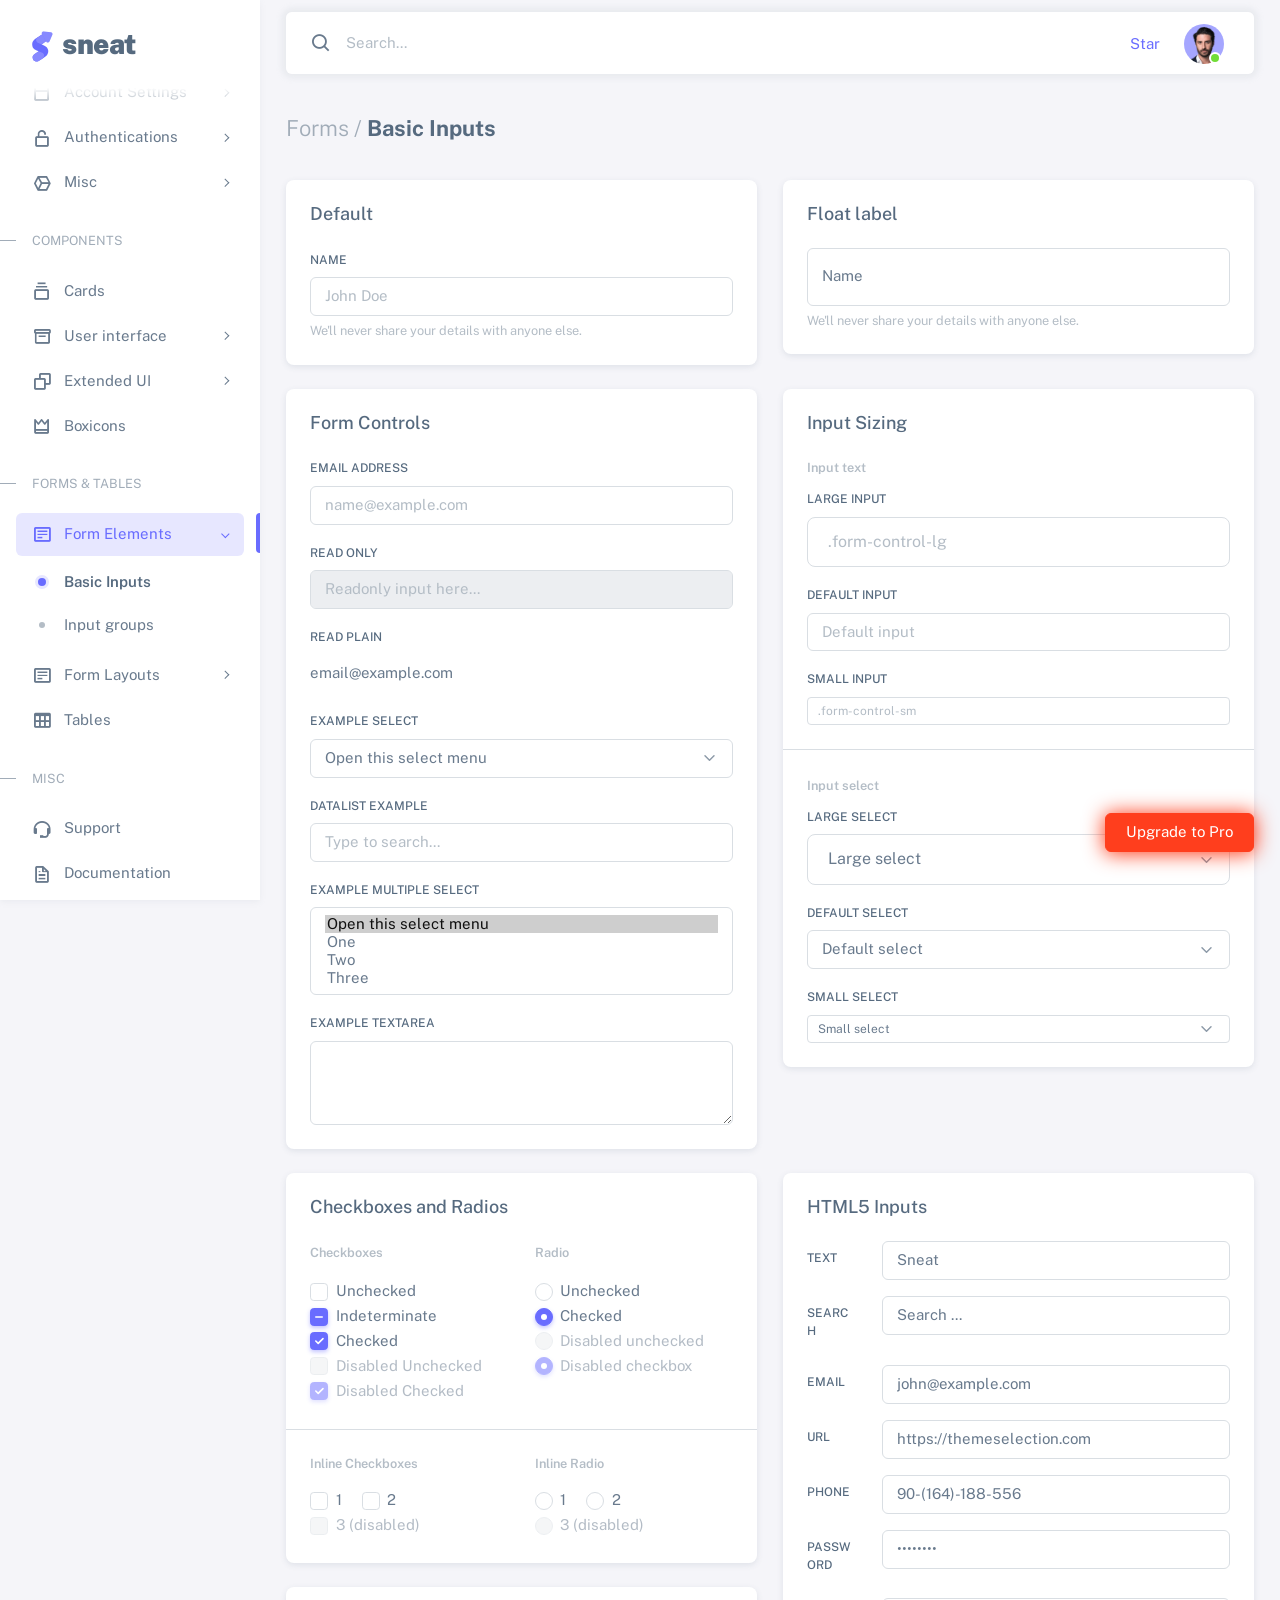
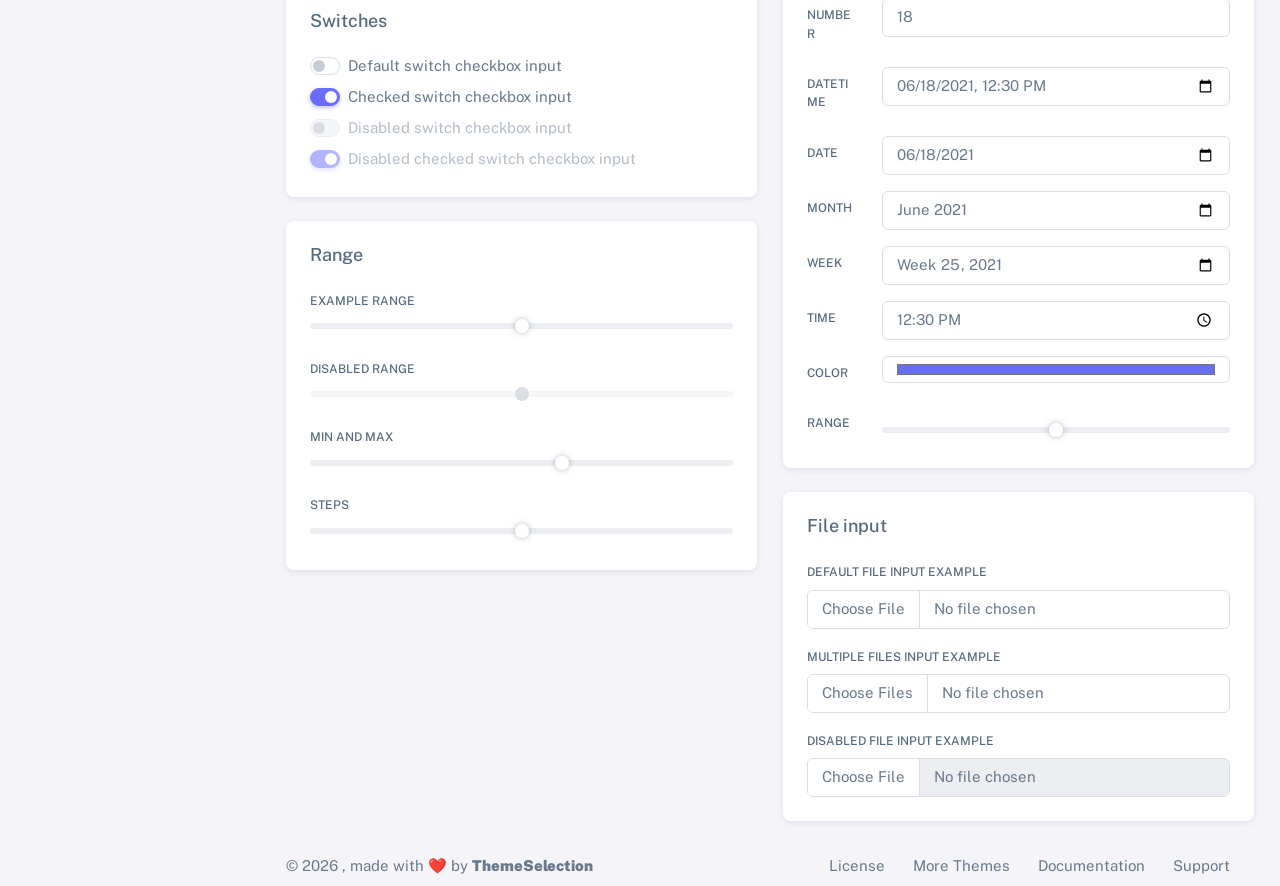
<file: HuzlabBlog/HuzlabBlog.Web/wwwroot/sneat/html/forms-basic-inputs.html>
<!DOCTYPE html>

<!-- =========================================================
* Sneat - Bootstrap 5 HTML Admin Template - Pro | v1.0.0
==============================================================

* Product Page: https://themeselection.com/products/sneat-bootstrap-html-admin-template/
* Created by: ThemeSelection
* License: You must have a valid license purchased in order to legally use the theme for your project.
* Copyright ThemeSelection (https://themeselection.com)

=========================================================
 -->
<!-- beautify ignore:start -->
<html
  lang="en"
  class="light-style layout-menu-fixed"
  dir="ltr"
  data-theme="theme-default"
  data-assets-path="../assets/"
  data-template="vertical-menu-template-free"
>
  <head>
    <meta charset="utf-8" />
    <meta
      name="viewport"
      content="width=device-width, initial-scale=1.0, user-scalable=no, minimum-scale=1.0, maximum-scale=1.0"
    />

    <title>Basic Inputs - Forms | Sneat - Bootstrap 5 HTML Admin Template - Pro</title>

    <meta name="description" content="" />

    <!-- Favicon -->
    <link rel="icon" type="image/x-icon" href="../assets/img/favicon/favicon.ico" />

    <!-- Fonts -->
    <link rel="preconnect" href="https://fonts.googleapis.com" />
    <link rel="preconnect" href="https://fonts.gstatic.com" crossorigin />
    <link
      href="https://fonts.googleapis.com/css2?family=Public+Sans:ital,wght@0,300;0,400;0,500;0,600;0,700;1,300;1,400;1,500;1,600;1,700&display=swap"
      rel="stylesheet"
    />

    <!-- Icons. Uncomment required icon fonts -->
    <link rel="stylesheet" href="../assets/vendor/fonts/boxicons.css" />

    <!-- Core CSS -->
    <link rel="stylesheet" href="../assets/vendor/css/core.css" class="template-customizer-core-css" />
    <link rel="stylesheet" href="../assets/vendor/css/theme-default.css" class="template-customizer-theme-css" />
    <link rel="stylesheet" href="../assets/css/demo.css" />

    <!-- Vendors CSS -->
    <link rel="stylesheet" href="../assets/vendor/libs/perfect-scrollbar/perfect-scrollbar.css" />

    <!-- Page CSS -->

    <!-- Helpers -->
    <script src="../assets/vendor/js/helpers.js"></script>

    <!--! Template customizer & Theme config files MUST be included after core stylesheets and helpers.js in the <head> section -->
    <!--? Config:  Mandatory theme config file contain global vars & default theme options, Set your preferred theme option in this file.  -->
    <script src="../assets/js/config.js"></script>
  </head>

  <body>
    <!-- Layout wrapper -->
    <div class="layout-wrapper layout-content-navbar">
      <div class="layout-container">
        <!-- Menu -->

        <aside id="layout-menu" class="layout-menu menu-vertical menu bg-menu-theme">
          <div class="app-brand demo">
            <a href="index.html" class="app-brand-link">
              <span class="app-brand-logo demo">
                <svg
                  width="25"
                  viewBox="0 0 25 42"
                  version="1.1"
                  xmlns="http://www.w3.org/2000/svg"
                  xmlns:xlink="http://www.w3.org/1999/xlink"
                >
                  <defs>
                    <path
                      d="M13.7918663,0.358365126 L3.39788168,7.44174259 C0.566865006,9.69408886 -0.379795268,12.4788597 0.557900856,15.7960551 C0.68998853,16.2305145 1.09562888,17.7872135 3.12357076,19.2293357 C3.8146334,19.7207684 5.32369333,20.3834223 7.65075054,21.2172976 L7.59773219,21.2525164 L2.63468769,24.5493413 C0.445452254,26.3002124 0.0884951797,28.5083815 1.56381646,31.1738486 C2.83770406,32.8170431 5.20850219,33.2640127 7.09180128,32.5391577 C8.347334,32.0559211 11.4559176,30.0011079 16.4175519,26.3747182 C18.0338572,24.4997857 18.6973423,22.4544883 18.4080071,20.2388261 C17.963753,17.5346866 16.1776345,15.5799961 13.0496516,14.3747546 L10.9194936,13.4715819 L18.6192054,7.984237 L13.7918663,0.358365126 Z"
                      id="path-1"
                    ></path>
                    <path
                      d="M5.47320593,6.00457225 C4.05321814,8.216144 4.36334763,10.0722806 6.40359441,11.5729822 C8.61520715,12.571656 10.0999176,13.2171421 10.8577257,13.5094407 L15.5088241,14.433041 L18.6192054,7.984237 C15.5364148,3.11535317 13.9273018,0.573395879 13.7918663,0.358365126 C13.5790555,0.511491653 10.8061687,2.3935607 5.47320593,6.00457225 Z"
                      id="path-3"
                    ></path>
                    <path
                      d="M7.50063644,21.2294429 L12.3234468,23.3159332 C14.1688022,24.7579751 14.397098,26.4880487 13.008334,28.506154 C11.6195701,30.5242593 10.3099883,31.790241 9.07958868,32.3040991 C5.78142938,33.4346997 4.13234973,34 4.13234973,34 C4.13234973,34 2.75489982,33.0538207 2.37032616e-14,31.1614621 C-0.55822714,27.8186216 -0.55822714,26.0572515 -4.05231404e-15,25.8773518 C0.83734071,25.6075023 2.77988457,22.8248993 3.3049379,22.52991 C3.65497346,22.3332504 5.05353963,21.8997614 7.50063644,21.2294429 Z"
                      id="path-4"
                    ></path>
                    <path
                      d="M20.6,7.13333333 L25.6,13.8 C26.2627417,14.6836556 26.0836556,15.9372583 25.2,16.6 C24.8538077,16.8596443 24.4327404,17 24,17 L14,17 C12.8954305,17 12,16.1045695 12,15 C12,14.5672596 12.1403557,14.1461923 12.4,13.8 L17.4,7.13333333 C18.0627417,6.24967773 19.3163444,6.07059163 20.2,6.73333333 C20.3516113,6.84704183 20.4862915,6.981722 20.6,7.13333333 Z"
                      id="path-5"
                    ></path>
                  </defs>
                  <g id="g-app-brand" stroke="none" stroke-width="1" fill="none" fill-rule="evenodd">
                    <g id="Brand-Logo" transform="translate(-27.000000, -15.000000)">
                      <g id="Icon" transform="translate(27.000000, 15.000000)">
                        <g id="Mask" transform="translate(0.000000, 8.000000)">
                          <mask id="mask-2" fill="white">
                            <use xlink:href="#path-1"></use>
                          </mask>
                          <use fill="#696cff" xlink:href="#path-1"></use>
                          <g id="Path-3" mask="url(#mask-2)">
                            <use fill="#696cff" xlink:href="#path-3"></use>
                            <use fill-opacity="0.2" fill="#FFFFFF" xlink:href="#path-3"></use>
                          </g>
                          <g id="Path-4" mask="url(#mask-2)">
                            <use fill="#696cff" xlink:href="#path-4"></use>
                            <use fill-opacity="0.2" fill="#FFFFFF" xlink:href="#path-4"></use>
                          </g>
                        </g>
                        <g
                          id="Triangle"
                          transform="translate(19.000000, 11.000000) rotate(-300.000000) translate(-19.000000, -11.000000) "
                        >
                          <use fill="#696cff" xlink:href="#path-5"></use>
                          <use fill-opacity="0.2" fill="#FFFFFF" xlink:href="#path-5"></use>
                        </g>
                      </g>
                    </g>
                  </g>
                </svg>
              </span>
              <span class="app-brand-text demo menu-text fw-bolder ms-2">Sneat</span>
            </a>

            <a href="javascript:void(0);" class="layout-menu-toggle menu-link text-large ms-auto d-block d-xl-none">
              <i class="bx bx-chevron-left bx-sm align-middle"></i>
            </a>
          </div>

          <div class="menu-inner-shadow"></div>

          <ul class="menu-inner py-1">
            <!-- Dashboard -->
            <li class="menu-item">
              <a href="index.html" class="menu-link">
                <i class="menu-icon tf-icons bx bx-home-circle"></i>
                <div data-i18n="Analytics">Dashboard</div>
              </a>
            </li>

            <!-- Layouts -->
            <li class="menu-item">
              <a href="javascript:void(0);" class="menu-link menu-toggle">
                <i class="menu-icon tf-icons bx bx-layout"></i>
                <div data-i18n="Layouts">Layouts</div>
              </a>

              <ul class="menu-sub">
                <li class="menu-item">
                  <a href="layouts-without-menu.html" class="menu-link">
                    <div data-i18n="Without menu">Without menu</div>
                  </a>
                </li>
                <li class="menu-item">
                  <a href="layouts-without-navbar.html" class="menu-link">
                    <div data-i18n="Without navbar">Without navbar</div>
                  </a>
                </li>
                <li class="menu-item">
                  <a href="layouts-container.html" class="menu-link">
                    <div data-i18n="Container">Container</div>
                  </a>
                </li>
                <li class="menu-item">
                  <a href="layouts-fluid.html" class="menu-link">
                    <div data-i18n="Fluid">Fluid</div>
                  </a>
                </li>
                <li class="menu-item">
                  <a href="layouts-blank.html" class="menu-link">
                    <div data-i18n="Blank">Blank</div>
                  </a>
                </li>
              </ul>
            </li>

            <li class="menu-header small text-uppercase">
              <span class="menu-header-text">Pages</span>
            </li>
            <li class="menu-item">
              <a href="javascript:void(0);" class="menu-link menu-toggle">
                <i class="menu-icon tf-icons bx bx-dock-top"></i>
                <div data-i18n="Account Settings">Account Settings</div>
              </a>
              <ul class="menu-sub">
                <li class="menu-item">
                  <a href="pages-account-settings-account.html" class="menu-link">
                    <div data-i18n="Account">Account</div>
                  </a>
                </li>
                <li class="menu-item">
                  <a href="pages-account-settings-notifications.html" class="menu-link">
                    <div data-i18n="Notifications">Notifications</div>
                  </a>
                </li>
                <li class="menu-item">
                  <a href="pages-account-settings-connections.html" class="menu-link">
                    <div data-i18n="Connections">Connections</div>
                  </a>
                </li>
              </ul>
            </li>
            <li class="menu-item">
              <a href="javascript:void(0);" class="menu-link menu-toggle">
                <i class="menu-icon tf-icons bx bx-lock-open-alt"></i>
                <div data-i18n="Authentications">Authentications</div>
              </a>
              <ul class="menu-sub">
                <li class="menu-item">
                  <a href="auth-login-basic.html" class="menu-link" target="_blank">
                    <div data-i18n="Basic">Login</div>
                  </a>
                </li>
                <li class="menu-item">
                  <a href="auth-register-basic.html" class="menu-link" target="_blank">
                    <div data-i18n="Basic">Register</div>
                  </a>
                </li>
                <li class="menu-item">
                  <a href="auth-forgot-password-basic.html" class="menu-link" target="_blank">
                    <div data-i18n="Basic">Forgot Password</div>
                  </a>
                </li>
              </ul>
            </li>
            <li class="menu-item">
              <a href="javascript:void(0);" class="menu-link menu-toggle">
                <i class="menu-icon tf-icons bx bx-cube-alt"></i>
                <div data-i18n="Misc">Misc</div>
              </a>
              <ul class="menu-sub">
                <li class="menu-item">
                  <a href="pages-misc-error.html" class="menu-link">
                    <div data-i18n="Error">Error</div>
                  </a>
                </li>
                <li class="menu-item">
                  <a href="pages-misc-under-maintenance.html" class="menu-link">
                    <div data-i18n="Under Maintenance">Under Maintenance</div>
                  </a>
                </li>
              </ul>
            </li>
            <!-- Components -->
            <li class="menu-header small text-uppercase"><span class="menu-header-text">Components</span></li>
            <!-- Cards -->
            <li class="menu-item">
              <a href="cards-basic.html" class="menu-link">
                <i class="menu-icon tf-icons bx bx-collection"></i>
                <div data-i18n="Basic">Cards</div>
              </a>
            </li>
            <!-- User interface -->
            <li class="menu-item">
              <a href="javascript:void(0)" class="menu-link menu-toggle">
                <i class="menu-icon tf-icons bx bx-box"></i>
                <div data-i18n="User interface">User interface</div>
              </a>
              <ul class="menu-sub">
                <li class="menu-item">
                  <a href="ui-accordion.html" class="menu-link">
                    <div data-i18n="Accordion">Accordion</div>
                  </a>
                </li>
                <li class="menu-item">
                  <a href="ui-alerts.html" class="menu-link">
                    <div data-i18n="Alerts">Alerts</div>
                  </a>
                </li>
                <li class="menu-item">
                  <a href="ui-badges.html" class="menu-link">
                    <div data-i18n="Badges">Badges</div>
                  </a>
                </li>
                <li class="menu-item">
                  <a href="ui-buttons.html" class="menu-link">
                    <div data-i18n="Buttons">Buttons</div>
                  </a>
                </li>
                <li class="menu-item">
                  <a href="ui-carousel.html" class="menu-link">
                    <div data-i18n="Carousel">Carousel</div>
                  </a>
                </li>
                <li class="menu-item">
                  <a href="ui-collapse.html" class="menu-link">
                    <div data-i18n="Collapse">Collapse</div>
                  </a>
                </li>
                <li class="menu-item">
                  <a href="ui-dropdowns.html" class="menu-link">
                    <div data-i18n="Dropdowns">Dropdowns</div>
                  </a>
                </li>
                <li class="menu-item">
                  <a href="ui-footer.html" class="menu-link">
                    <div data-i18n="Footer">Footer</div>
                  </a>
                </li>
                <li class="menu-item">
                  <a href="ui-list-groups.html" class="menu-link">
                    <div data-i18n="List Groups">List groups</div>
                  </a>
                </li>
                <li class="menu-item">
                  <a href="ui-modals.html" class="menu-link">
                    <div data-i18n="Modals">Modals</div>
                  </a>
                </li>
                <li class="menu-item">
                  <a href="ui-navbar.html" class="menu-link">
                    <div data-i18n="Navbar">Navbar</div>
                  </a>
                </li>
                <li class="menu-item">
                  <a href="ui-offcanvas.html" class="menu-link">
                    <div data-i18n="Offcanvas">Offcanvas</div>
                  </a>
                </li>
                <li class="menu-item">
                  <a href="ui-pagination-breadcrumbs.html" class="menu-link">
                    <div data-i18n="Pagination &amp; Breadcrumbs">Pagination &amp; Breadcrumbs</div>
                  </a>
                </li>
                <li class="menu-item">
                  <a href="ui-progress.html" class="menu-link">
                    <div data-i18n="Progress">Progress</div>
                  </a>
                </li>
                <li class="menu-item">
                  <a href="ui-spinners.html" class="menu-link">
                    <div data-i18n="Spinners">Spinners</div>
                  </a>
                </li>
                <li class="menu-item">
                  <a href="ui-tabs-pills.html" class="menu-link">
                    <div data-i18n="Tabs &amp; Pills">Tabs &amp; Pills</div>
                  </a>
                </li>
                <li class="menu-item">
                  <a href="ui-toasts.html" class="menu-link">
                    <div data-i18n="Toasts">Toasts</div>
                  </a>
                </li>
                <li class="menu-item">
                  <a href="ui-tooltips-popovers.html" class="menu-link">
                    <div data-i18n="Tooltips & Popovers">Tooltips &amp; popovers</div>
                  </a>
                </li>
                <li class="menu-item">
                  <a href="ui-typography.html" class="menu-link">
                    <div data-i18n="Typography">Typography</div>
                  </a>
                </li>
              </ul>
            </li>

            <!-- Extended components -->
            <li class="menu-item">
              <a href="javascript:void(0)" class="menu-link menu-toggle">
                <i class="menu-icon tf-icons bx bx-copy"></i>
                <div data-i18n="Extended UI">Extended UI</div>
              </a>
              <ul class="menu-sub">
                <li class="menu-item">
                  <a href="extended-ui-perfect-scrollbar.html" class="menu-link">
                    <div data-i18n="Perfect Scrollbar">Perfect scrollbar</div>
                  </a>
                </li>
                <li class="menu-item">
                  <a href="extended-ui-text-divider.html" class="menu-link">
                    <div data-i18n="Text Divider">Text Divider</div>
                  </a>
                </li>
              </ul>
            </li>

            <li class="menu-item">
              <a href="icons-boxicons.html" class="menu-link">
                <i class="menu-icon tf-icons bx bx-crown"></i>
                <div data-i18n="Boxicons">Boxicons</div>
              </a>
            </li>

            <!-- Forms & Tables -->
            <li class="menu-header small text-uppercase"><span class="menu-header-text">Forms &amp; Tables</span></li>
            <!-- Forms -->
            <li class="menu-item active open">
              <a href="javascript:void(0);" class="menu-link menu-toggle">
                <i class="menu-icon tf-icons bx bx-detail"></i>
                <div data-i18n="Form Elements">Form Elements</div>
              </a>
              <ul class="menu-sub">
                <li class="menu-item active">
                  <a href="forms-basic-inputs.html" class="menu-link">
                    <div data-i18n="Basic Inputs">Basic Inputs</div>
                  </a>
                </li>
                <li class="menu-item">
                  <a href="forms-input-groups.html" class="menu-link">
                    <div data-i18n="Input groups">Input groups</div>
                  </a>
                </li>
              </ul>
            </li>
            <li class="menu-item">
              <a href="javascript:void(0);" class="menu-link menu-toggle">
                <i class="menu-icon tf-icons bx bx-detail"></i>
                <div data-i18n="Form Layouts">Form Layouts</div>
              </a>
              <ul class="menu-sub">
                <li class="menu-item">
                  <a href="form-layouts-vertical.html" class="menu-link">
                    <div data-i18n="Vertical Form">Vertical Form</div>
                  </a>
                </li>
                <li class="menu-item">
                  <a href="form-layouts-horizontal.html" class="menu-link">
                    <div data-i18n="Horizontal Form">Horizontal Form</div>
                  </a>
                </li>
              </ul>
            </li>
            <!-- Tables -->
            <li class="menu-item">
              <a href="tables-basic.html" class="menu-link">
                <i class="menu-icon tf-icons bx bx-table"></i>
                <div data-i18n="Tables">Tables</div>
              </a>
            </li>
            <!-- Misc -->
            <li class="menu-header small text-uppercase"><span class="menu-header-text">Misc</span></li>
            <li class="menu-item">
              <a
                href="https://github.com/themeselection/sneat-html-admin-template-free/issues"
                target="_blank"
                class="menu-link"
              >
                <i class="menu-icon tf-icons bx bx-support"></i>
                <div data-i18n="Support">Support</div>
              </a>
            </li>
            <li class="menu-item">
              <a
                href="https://themeselection.com/demo/sneat-bootstrap-html-admin-template/documentation/"
                target="_blank"
                class="menu-link"
              >
                <i class="menu-icon tf-icons bx bx-file"></i>
                <div data-i18n="Documentation">Documentation</div>
              </a>
            </li>
          </ul>
        </aside>
        <!-- / Menu -->

        <!-- Layout container -->
        <div class="layout-page">
          <!-- Navbar -->

          <nav
            class="layout-navbar container-xxl navbar navbar-expand-xl navbar-detached align-items-center bg-navbar-theme"
            id="layout-navbar"
          >
            <div class="layout-menu-toggle navbar-nav align-items-xl-center me-3 me-xl-0 d-xl-none">
              <a class="nav-item nav-link px-0 me-xl-4" href="javascript:void(0)">
                <i class="bx bx-menu bx-sm"></i>
              </a>
            </div>

            <div class="navbar-nav-right d-flex align-items-center" id="navbar-collapse">
              <!-- Search -->
              <div class="navbar-nav align-items-center">
                <div class="nav-item d-flex align-items-center">
                  <i class="bx bx-search fs-4 lh-0"></i>
                  <input
                    type="text"
                    class="form-control border-0 shadow-none"
                    placeholder="Search..."
                    aria-label="Search..."
                  />
                </div>
              </div>
              <!-- /Search -->

              <ul class="navbar-nav flex-row align-items-center ms-auto">
                <!-- Place this tag where you want the button to render. -->
                <li class="nav-item lh-1 me-3">
                  <a
                    class="github-button"
                    href="https://github.com/themeselection/sneat-html-admin-template-free"
                    data-icon="octicon-star"
                    data-size="large"
                    data-show-count="true"
                    aria-label="Star themeselection/sneat-html-admin-template-free on GitHub"
                    >Star</a
                  >
                </li>

                <!-- User -->
                <li class="nav-item navbar-dropdown dropdown-user dropdown">
                  <a class="nav-link dropdown-toggle hide-arrow" href="javascript:void(0);" data-bs-toggle="dropdown">
                    <div class="avatar avatar-online">
                      <img src="../assets/img/avatars/1.png" alt class="w-px-40 h-auto rounded-circle" />
                    </div>
                  </a>
                  <ul class="dropdown-menu dropdown-menu-end">
                    <li>
                      <a class="dropdown-item" href="#">
                        <div class="d-flex">
                          <div class="flex-shrink-0 me-3">
                            <div class="avatar avatar-online">
                              <img src="../assets/img/avatars/1.png" alt class="w-px-40 h-auto rounded-circle" />
                            </div>
                          </div>
                          <div class="flex-grow-1">
                            <span class="fw-semibold d-block">John Doe</span>
                            <small class="text-muted">Admin</small>
                          </div>
                        </div>
                      </a>
                    </li>
                    <li>
                      <div class="dropdown-divider"></div>
                    </li>
                    <li>
                      <a class="dropdown-item" href="#">
                        <i class="bx bx-user me-2"></i>
                        <span class="align-middle">My Profile</span>
                      </a>
                    </li>
                    <li>
                      <a class="dropdown-item" href="#">
                        <i class="bx bx-cog me-2"></i>
                        <span class="align-middle">Settings</span>
                      </a>
                    </li>
                    <li>
                      <a class="dropdown-item" href="#">
                        <span class="d-flex align-items-center align-middle">
                          <i class="flex-shrink-0 bx bx-credit-card me-2"></i>
                          <span class="flex-grow-1 align-middle">Billing</span>
                          <span class="flex-shrink-0 badge badge-center rounded-pill bg-danger w-px-20 h-px-20">4</span>
                        </span>
                      </a>
                    </li>
                    <li>
                      <div class="dropdown-divider"></div>
                    </li>
                    <li>
                      <a class="dropdown-item" href="auth-login-basic.html">
                        <i class="bx bx-power-off me-2"></i>
                        <span class="align-middle">Log Out</span>
                      </a>
                    </li>
                  </ul>
                </li>
                <!--/ User -->
              </ul>
            </div>
          </nav>

          <!-- / Navbar -->

          <!-- Content wrapper -->
          <div class="content-wrapper">
            <!-- Content -->

            <div class="container-xxl flex-grow-1 container-p-y">
              <h4 class="fw-bold py-3 mb-4"><span class="text-muted fw-light">Forms /</span> Basic Inputs</h4>

              <div class="row">
                <div class="col-md-6">
                  <div class="card mb-4">
                    <h5 class="card-header">Default</h5>
                    <div class="card-body">
                      <div>
                        <label for="defaultFormControlInput" class="form-label">Name</label>
                        <input
                          type="text"
                          class="form-control"
                          id="defaultFormControlInput"
                          placeholder="John Doe"
                          aria-describedby="defaultFormControlHelp"
                        />
                        <div id="defaultFormControlHelp" class="form-text">
                          We'll never share your details with anyone else.
                        </div>
                      </div>
                    </div>
                  </div>
                </div>
                <div class="col-md-6">
                  <div class="card mb-4">
                    <h5 class="card-header">Float label</h5>
                    <div class="card-body">
                      <div class="form-floating">
                        <input
                          type="text"
                          class="form-control"
                          id="floatingInput"
                          placeholder="John Doe"
                          aria-describedby="floatingInputHelp"
                        />
                        <label for="floatingInput">Name</label>
                        <div id="floatingInputHelp" class="form-text">
                          We'll never share your details with anyone else.
                        </div>
                      </div>
                    </div>
                  </div>
                </div>

                <!-- Form controls -->
                <div class="col-md-6">
                  <div class="card mb-4">
                    <h5 class="card-header">Form Controls</h5>
                    <div class="card-body">
                      <div class="mb-3">
                        <label for="exampleFormControlInput1" class="form-label">Email address</label>
                        <input
                          type="email"
                          class="form-control"
                          id="exampleFormControlInput1"
                          placeholder="name@example.com"
                        />
                      </div>
                      <div class="mb-3">
                        <label for="exampleFormControlReadOnlyInput1" class="form-label">Read only</label>
                        <input
                          class="form-control"
                          type="text"
                          id="exampleFormControlReadOnlyInput1"
                          placeholder="Readonly input here..."
                          readonly
                        />
                      </div>
                      <div class="mb-3">
                        <label for="exampleFormControlReadOnlyInputPlain1" class="form-label">Read plain</label>
                        <input
                          type="text"
                          readonly
                          class="form-control-plaintext"
                          id="exampleFormControlReadOnlyInputPlain1"
                          value="email@example.com"
                        />
                      </div>
                      <div class="mb-3">
                        <label for="exampleFormControlSelect1" class="form-label">Example select</label>
                        <select class="form-select" id="exampleFormControlSelect1" aria-label="Default select example">
                          <option selected>Open this select menu</option>
                          <option value="1">One</option>
                          <option value="2">Two</option>
                          <option value="3">Three</option>
                        </select>
                      </div>
                      <div class="mb-3">
                        <label for="exampleDataList" class="form-label">Datalist example</label>
                        <input
                          class="form-control"
                          list="datalistOptions"
                          id="exampleDataList"
                          placeholder="Type to search..."
                        />
                        <datalist id="datalistOptions">
                          <option value="San Francisco"></option>
                          <option value="New York"></option>
                          <option value="Seattle"></option>
                          <option value="Los Angeles"></option>
                          <option value="Chicago"></option>
                        </datalist>
                      </div>
                      <div class="mb-3">
                        <label for="exampleFormControlSelect2" class="form-label">Example multiple select</label>
                        <select
                          multiple
                          class="form-select"
                          id="exampleFormControlSelect2"
                          aria-label="Multiple select example"
                        >
                          <option selected>Open this select menu</option>
                          <option value="1">One</option>
                          <option value="2">Two</option>
                          <option value="3">Three</option>
                        </select>
                      </div>
                      <div>
                        <label for="exampleFormControlTextarea1" class="form-label">Example textarea</label>
                        <textarea class="form-control" id="exampleFormControlTextarea1" rows="3"></textarea>
                      </div>
                    </div>
                  </div>
                </div>

                <!-- Input Sizing -->
                <div class="col-md-6">
                  <div class="card mb-4">
                    <h5 class="card-header">Input Sizing</h5>
                    <div class="card-body">
                      <small class="text-light fw-semibold">Input text</small>

                      <div class="mt-2 mb-3">
                        <label for="largeInput" class="form-label">Large input</label>
                        <input
                          id="largeInput"
                          class="form-control form-control-lg"
                          type="text"
                          placeholder=".form-control-lg"
                        />
                      </div>
                      <div class="mb-3">
                        <label for="defaultInput" class="form-label">Default input</label>
                        <input id="defaultInput" class="form-control" type="text" placeholder="Default input" />
                      </div>
                      <div>
                        <label for="smallInput" class="form-label">Small input</label>
                        <input
                          id="smallInput"
                          class="form-control form-control-sm"
                          type="text"
                          placeholder=".form-control-sm"
                        />
                      </div>
                    </div>
                    <hr class="m-0" />
                    <div class="card-body">
                      <small class="text-light fw-semibold">Input select</small>
                      <div class="mt-2 mb-3">
                        <label for="largeSelect" class="form-label">Large select</label>
                        <select id="largeSelect" class="form-select form-select-lg">
                          <option>Large select</option>
                          <option value="1">One</option>
                          <option value="2">Two</option>
                          <option value="3">Three</option>
                        </select>
                      </div>
                      <div class="mb-3">
                        <label for="defaultSelect" class="form-label">Default select</label>
                        <select id="defaultSelect" class="form-select">
                          <option>Default select</option>
                          <option value="1">One</option>
                          <option value="2">Two</option>
                          <option value="3">Three</option>
                        </select>
                      </div>
                      <div>
                        <label for="smallSelect" class="form-label">Small select</label>
                        <select id="smallSelect" class="form-select form-select-sm">
                          <option>Small select</option>
                          <option value="1">One</option>
                          <option value="2">Two</option>
                          <option value="3">Three</option>
                        </select>
                      </div>
                    </div>
                  </div>
                </div>

                <!-- Default Checkboxes and radios & Default checkboxes and radios -->
                <div class="col-xl-6">
                  <div class="card mb-4">
                    <h5 class="card-header">Checkboxes and Radios</h5>
                    <!-- Checkboxes and Radios -->
                    <div class="card-body">
                      <div class="row gy-3">
                        <div class="col-md">
                          <small class="text-light fw-semibold">Checkboxes</small>
                          <div class="form-check mt-3">
                            <input class="form-check-input" type="checkbox" value="" id="defaultCheck1" />
                            <label class="form-check-label" for="defaultCheck1"> Unchecked </label>
                          </div>
                          <div class="form-check">
                            <input class="form-check-input" type="checkbox" value="" id="defaultCheck2" checked />
                            <label class="form-check-label" for="defaultCheck2"> Indeterminate </label>
                          </div>
                          <div class="form-check">
                            <input class="form-check-input" type="checkbox" value="" id="defaultCheck3" checked />
                            <label class="form-check-label" for="defaultCheck3"> Checked </label>
                          </div>
                          <div class="form-check">
                            <input class="form-check-input" type="checkbox" value="" id="disabledCheck1" disabled />
                            <label class="form-check-label" for="disabledCheck1"> Disabled Unchecked </label>
                          </div>
                          <div class="form-check">
                            <input
                              class="form-check-input"
                              type="checkbox"
                              value=""
                              id="disabledCheck2"
                              disabled
                              checked
                            />
                            <label class="form-check-label" for="disabledCheck2"> Disabled Checked </label>
                          </div>
                        </div>
                        <div class="col-md">
                          <small class="text-light fw-semibold">Radio</small>
                          <div class="form-check mt-3">
                            <input
                              name="default-radio-1"
                              class="form-check-input"
                              type="radio"
                              value=""
                              id="defaultRadio1"
                            />
                            <label class="form-check-label" for="defaultRadio1"> Unchecked </label>
                          </div>
                          <div class="form-check">
                            <input
                              name="default-radio-1"
                              class="form-check-input"
                              type="radio"
                              value=""
                              id="defaultRadio2"
                              checked
                            />
                            <label class="form-check-label" for="defaultRadio2"> Checked </label>
                          </div>
                          <div class="form-check">
                            <input class="form-check-input" type="radio" value="" id="disabledRadio1" disabled />
                            <label class="form-check-label" for="disabledRadio1"> Disabled unchecked </label>
                          </div>
                          <div class="form-check">
                            <input
                              class="form-check-input"
                              type="radio"
                              value=""
                              id="disabledRadio2"
                              disabled
                              checked
                            />
                            <label class="form-check-label" for="disabledRadio2"> Disabled checkbox </label>
                          </div>
                        </div>
                      </div>
                    </div>
                    <hr class="m-0" />
                    <!-- Inline Checkboxes -->
                    <div class="card-body">
                      <div class="row gy-3">
                        <div class="col-md">
                          <small class="text-light fw-semibold d-block">Inline Checkboxes</small>
                          <div class="form-check form-check-inline mt-3">
                            <input class="form-check-input" type="checkbox" id="inlineCheckbox1" value="option1" />
                            <label class="form-check-label" for="inlineCheckbox1">1</label>
                          </div>
                          <div class="form-check form-check-inline">
                            <input class="form-check-input" type="checkbox" id="inlineCheckbox2" value="option2" />
                            <label class="form-check-label" for="inlineCheckbox2">2</label>
                          </div>
                          <div class="form-check form-check-inline">
                            <input
                              class="form-check-input"
                              type="checkbox"
                              id="inlineCheckbox3"
                              value="option3"
                              disabled
                            />
                            <label class="form-check-label" for="inlineCheckbox3">3 (disabled)</label>
                          </div>
                        </div>
                        <div class="col-md">
                          <small class="text-light fw-semibold d-block">Inline Radio</small>
                          <div class="form-check form-check-inline mt-3">
                            <input
                              class="form-check-input"
                              type="radio"
                              name="inlineRadioOptions"
                              id="inlineRadio1"
                              value="option1"
                            />
                            <label class="form-check-label" for="inlineRadio1">1</label>
                          </div>
                          <div class="form-check form-check-inline">
                            <input
                              class="form-check-input"
                              type="radio"
                              name="inlineRadioOptions"
                              id="inlineRadio2"
                              value="option2"
                            />
                            <label class="form-check-label" for="inlineRadio2">2</label>
                          </div>
                          <div class="form-check form-check-inline">
                            <input
                              class="form-check-input"
                              type="radio"
                              name="inlineRadioOptions"
                              id="inlineRadio3"
                              value="option3"
                              disabled
                            />
                            <label class="form-check-label" for="inlineRadio3">3 (disabled)</label>
                          </div>
                        </div>
                      </div>
                    </div>
                  </div>

                  <!-- Switches -->
                  <div class="card mb-4">
                    <h5 class="card-header">Switches</h5>
                    <div class="card-body">
                      <div class="form-check form-switch mb-2">
                        <input class="form-check-input" type="checkbox" id="flexSwitchCheckDefault" />
                        <label class="form-check-label" for="flexSwitchCheckDefault"
                          >Default switch checkbox input</label
                        >
                      </div>
                      <div class="form-check form-switch mb-2">
                        <input class="form-check-input" type="checkbox" id="flexSwitchCheckChecked" checked />
                        <label class="form-check-label" for="flexSwitchCheckChecked"
                          >Checked switch checkbox input</label
                        >
                      </div>
                      <div class="form-check form-switch mb-2">
                        <input class="form-check-input" type="checkbox" id="flexSwitchCheckDisabled" disabled />
                        <label class="form-check-label" for="flexSwitchCheckDisabled"
                          >Disabled switch checkbox input</label
                        >
                      </div>
                      <div class="form-check form-switch">
                        <input
                          class="form-check-input"
                          type="checkbox"
                          id="flexSwitchCheckCheckedDisabled"
                          checked
                          disabled
                        />
                        <label class="form-check-label" for="flexSwitchCheckCheckedDisabled"
                          >Disabled checked switch checkbox input</label
                        >
                      </div>
                    </div>
                  </div>

                  <!-- Range -->
                  <div class="card mb-4 mb-xl-0">
                    <h5 class="card-header">Range</h5>
                    <div class="card-body">
                      <div class="mb-3">
                        <label for="formRange1" class="form-label">Example range</label>
                        <input type="range" class="form-range" id="formRange1" />
                      </div>
                      <div class="mb-3">
                        <label for="disabledRange" class="form-label">Disabled range</label>
                        <input type="range" class="form-range" id="disabledRange" disabled />
                      </div>
                      <div class="mb-3">
                        <label for="formRange2" class="form-label">Min and max</label>
                        <input type="range" class="form-range" min="0" max="5" id="formRange2" />
                      </div>
                      <div>
                        <label for="formRange3" class="form-label">Steps</label>
                        <input type="range" class="form-range" min="0" max="5" step="0.5" id="formRange3" />
                      </div>
                    </div>
                  </div>
                </div>

                <div class="col-xl-6">
                  <!-- HTML5 Inputs -->
                  <div class="card mb-4">
                    <h5 class="card-header">HTML5 Inputs</h5>
                    <div class="card-body">
                      <div class="mb-3 row">
                        <label for="html5-text-input" class="col-md-2 col-form-label">Text</label>
                        <div class="col-md-10">
                          <input class="form-control" type="text" value="Sneat" id="html5-text-input" />
                        </div>
                      </div>
                      <div class="mb-3 row">
                        <label for="html5-search-input" class="col-md-2 col-form-label">Search</label>
                        <div class="col-md-10">
                          <input class="form-control" type="search" value="Search ..." id="html5-search-input" />
                        </div>
                      </div>
                      <div class="mb-3 row">
                        <label for="html5-email-input" class="col-md-2 col-form-label">Email</label>
                        <div class="col-md-10">
                          <input class="form-control" type="email" value="john@example.com" id="html5-email-input" />
                        </div>
                      </div>
                      <div class="mb-3 row">
                        <label for="html5-url-input" class="col-md-2 col-form-label">URL</label>
                        <div class="col-md-10">
                          <input
                            class="form-control"
                            type="url"
                            value="https://themeselection.com"
                            id="html5-url-input"
                          />
                        </div>
                      </div>
                      <div class="mb-3 row">
                        <label for="html5-tel-input" class="col-md-2 col-form-label">Phone</label>
                        <div class="col-md-10">
                          <input class="form-control" type="tel" value="90-(164)-188-556" id="html5-tel-input" />
                        </div>
                      </div>
                      <div class="mb-3 row">
                        <label for="html5-password-input" class="col-md-2 col-form-label">Password</label>
                        <div class="col-md-10">
                          <input class="form-control" type="password" value="password" id="html5-password-input" />
                        </div>
                      </div>
                      <div class="mb-3 row">
                        <label for="html5-number-input" class="col-md-2 col-form-label">Number</label>
                        <div class="col-md-10">
                          <input class="form-control" type="number" value="18" id="html5-number-input" />
                        </div>
                      </div>
                      <div class="mb-3 row">
                        <label for="html5-datetime-local-input" class="col-md-2 col-form-label">Datetime</label>
                        <div class="col-md-10">
                          <input
                            class="form-control"
                            type="datetime-local"
                            value="2021-06-18T12:30:00"
                            id="html5-datetime-local-input"
                          />
                        </div>
                      </div>
                      <div class="mb-3 row">
                        <label for="html5-date-input" class="col-md-2 col-form-label">Date</label>
                        <div class="col-md-10">
                          <input class="form-control" type="date" value="2021-06-18" id="html5-date-input" />
                        </div>
                      </div>
                      <div class="mb-3 row">
                        <label for="html5-month-input" class="col-md-2 col-form-label">Month</label>
                        <div class="col-md-10">
                          <input class="form-control" type="month" value="2021-06" id="html5-month-input" />
                        </div>
                      </div>
                      <div class="mb-3 row">
                        <label for="html5-week-input" class="col-md-2 col-form-label">Week</label>
                        <div class="col-md-10">
                          <input class="form-control" type="week" value="2021-W25" id="html5-week-input" />
                        </div>
                      </div>
                      <div class="mb-3 row">
                        <label for="html5-time-input" class="col-md-2 col-form-label">Time</label>
                        <div class="col-md-10">
                          <input class="form-control" type="time" value="12:30:00" id="html5-time-input" />
                        </div>
                      </div>
                      <div class="mb-3 row">
                        <label for="html5-color-input" class="col-md-2 col-form-label">Color</label>
                        <div class="col-md-10">
                          <input class="form-control" type="color" value="#666EE8" id="html5-color-input" />
                        </div>
                      </div>
                      <div class="row">
                        <label for="html5-range" class="col-md-2 col-form-label">Range</label>
                        <div class="col-md-10">
                          <input type="range" class="form-range mt-3" id="html5-range" />
                        </div>
                      </div>
                    </div>
                  </div>

                  <!-- File input -->
                  <div class="card">
                    <h5 class="card-header">File input</h5>
                    <div class="card-body">
                      <div class="mb-3">
                        <label for="formFile" class="form-label">Default file input example</label>
                        <input class="form-control" type="file" id="formFile" />
                      </div>
                      <div class="mb-3">
                        <label for="formFileMultiple" class="form-label">Multiple files input example</label>
                        <input class="form-control" type="file" id="formFileMultiple" multiple />
                      </div>
                      <div>
                        <label for="formFileDisabled" class="form-label">Disabled file input example</label>
                        <input class="form-control" type="file" id="formFileDisabled" disabled />
                      </div>
                    </div>
                  </div>
                </div>
              </div>
            </div>
            <!-- / Content -->

            <!-- Footer -->
            <footer class="content-footer footer bg-footer-theme">
              <div class="container-xxl d-flex flex-wrap justify-content-between py-2 flex-md-row flex-column">
                <div class="mb-2 mb-md-0">
                  ©
                  <script>
                    document.write(new Date().getFullYear());
                  </script>
                  , made with ❤️ by
                  <a href="https://themeselection.com" target="_blank" class="footer-link fw-bolder">ThemeSelection</a>
                </div>
                <div>
                  <a href="https://themeselection.com/license/" class="footer-link me-4" target="_blank">License</a>
                  <a href="https://themeselection.com/" target="_blank" class="footer-link me-4">More Themes</a>

                  <a
                    href="https://themeselection.com/demo/sneat-bootstrap-html-admin-template/documentation/"
                    target="_blank"
                    class="footer-link me-4"
                    >Documentation</a
                  >

                  <a
                    href="https://github.com/themeselection/sneat-html-admin-template-free/issues"
                    target="_blank"
                    class="footer-link me-4"
                    >Support</a
                  >
                </div>
              </div>
            </footer>
            <!-- / Footer -->

            <div class="content-backdrop fade"></div>
          </div>
          <!-- Content wrapper -->
        </div>
        <!-- / Layout page -->
      </div>

      <!-- Overlay -->
      <div class="layout-overlay layout-menu-toggle"></div>
    </div>
    <!-- / Layout wrapper -->

    <div class="buy-now">
      <a
        href="https://themeselection.com/products/sneat-bootstrap-html-admin-template/"
        target="_blank"
        class="btn btn-danger btn-buy-now"
        >Upgrade to Pro</a
      >
    </div>

    <!-- Core JS -->
    <!-- build:js assets/vendor/js/core.js -->
    <script src="../assets/vendor/libs/jquery/jquery.js"></script>
    <script src="../assets/vendor/libs/popper/popper.js"></script>
    <script src="../assets/vendor/js/bootstrap.js"></script>
    <script src="../assets/vendor/libs/perfect-scrollbar/perfect-scrollbar.js"></script>

    <script src="../assets/vendor/js/menu.js"></script>
    <!-- endbuild -->

    <!-- Vendors JS -->

    <!-- Main JS -->
    <script src="../assets/js/main.js"></script>

    <!-- Page JS -->

    <script src="../assets/js/form-basic-inputs.js"></script>

    <!-- Place this tag in your head or just before your close body tag. -->
    <script async defer src="https://buttons.github.io/buttons.js"></script>
  </body>
</html>
</file>
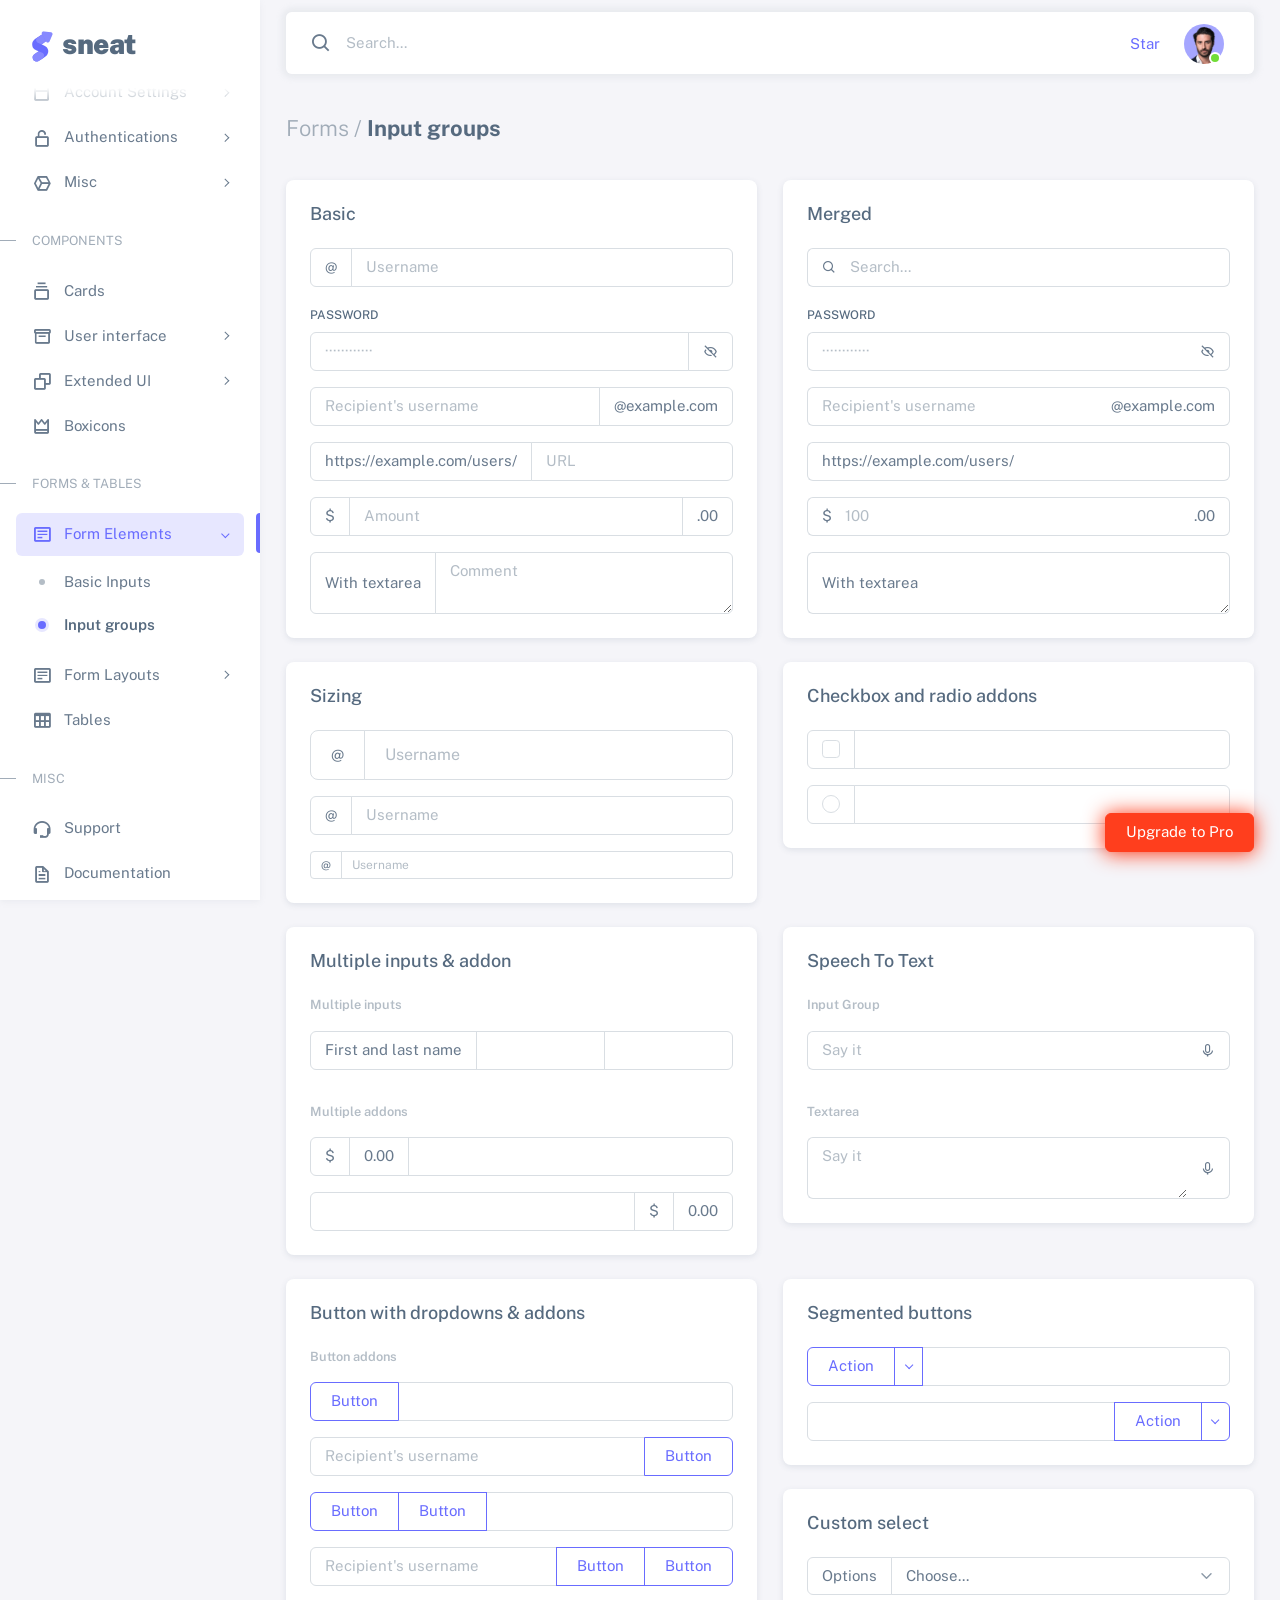
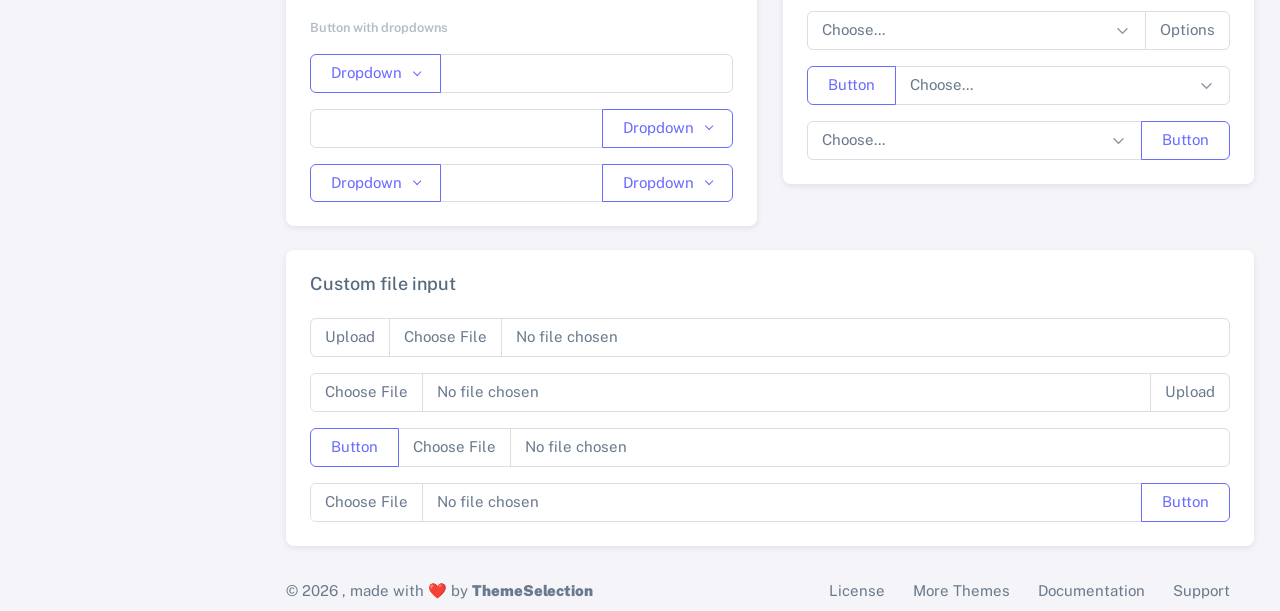
<file: HuzlabBlog/HuzlabBlog.Web/wwwroot/sneat/html/forms-input-groups.html>
<!DOCTYPE html>

<!-- =========================================================
* Sneat - Bootstrap 5 HTML Admin Template - Pro | v1.0.0
==============================================================

* Product Page: https://themeselection.com/products/sneat-bootstrap-html-admin-template/
* Created by: ThemeSelection
* License: You must have a valid license purchased in order to legally use the theme for your project.
* Copyright ThemeSelection (https://themeselection.com)

=========================================================
 -->
<!-- beautify ignore:start -->
<html
  lang="en"
  class="light-style layout-menu-fixed"
  dir="ltr"
  data-theme="theme-default"
  data-assets-path="../assets/"
  data-template="vertical-menu-template-free"
>
  <head>
    <meta charset="utf-8" />
    <meta
      name="viewport"
      content="width=device-width, initial-scale=1.0, user-scalable=no, minimum-scale=1.0, maximum-scale=1.0"
    />

    <title>Input groups - Forms | Sneat - Bootstrap 5 HTML Admin Template - Pro</title>

    <meta name="description" content="" />

    <!-- Favicon -->
    <link rel="icon" type="image/x-icon" href="../assets/img/favicon/favicon.ico" />

    <!-- Fonts -->
    <link rel="preconnect" href="https://fonts.googleapis.com" />
    <link rel="preconnect" href="https://fonts.gstatic.com" crossorigin />
    <link
      href="https://fonts.googleapis.com/css2?family=Public+Sans:ital,wght@0,300;0,400;0,500;0,600;0,700;1,300;1,400;1,500;1,600;1,700&display=swap"
      rel="stylesheet"
    />

    <!-- Icons. Uncomment required icon fonts -->
    <link rel="stylesheet" href="../assets/vendor/fonts/boxicons.css" />

    <!-- Core CSS -->
    <link rel="stylesheet" href="../assets/vendor/css/core.css" class="template-customizer-core-css" />
    <link rel="stylesheet" href="../assets/vendor/css/theme-default.css" class="template-customizer-theme-css" />
    <link rel="stylesheet" href="../assets/css/demo.css" />

    <!-- Vendors CSS -->
    <link rel="stylesheet" href="../assets/vendor/libs/perfect-scrollbar/perfect-scrollbar.css" />

    <!-- Page CSS -->

    <!-- Helpers -->
    <script src="../assets/vendor/js/helpers.js"></script>

    <!--! Template customizer & Theme config files MUST be included after core stylesheets and helpers.js in the <head> section -->
    <!--? Config:  Mandatory theme config file contain global vars & default theme options, Set your preferred theme option in this file.  -->
    <script src="../assets/js/config.js"></script>
  </head>

  <body>
    <!-- Layout wrapper -->
    <div class="layout-wrapper layout-content-navbar">
      <div class="layout-container">
        <!-- Menu -->

        <aside id="layout-menu" class="layout-menu menu-vertical menu bg-menu-theme">
          <div class="app-brand demo">
            <a href="index.html" class="app-brand-link">
              <span class="app-brand-logo demo">
                <svg
                  width="25"
                  viewBox="0 0 25 42"
                  version="1.1"
                  xmlns="http://www.w3.org/2000/svg"
                  xmlns:xlink="http://www.w3.org/1999/xlink"
                >
                  <defs>
                    <path
                      d="M13.7918663,0.358365126 L3.39788168,7.44174259 C0.566865006,9.69408886 -0.379795268,12.4788597 0.557900856,15.7960551 C0.68998853,16.2305145 1.09562888,17.7872135 3.12357076,19.2293357 C3.8146334,19.7207684 5.32369333,20.3834223 7.65075054,21.2172976 L7.59773219,21.2525164 L2.63468769,24.5493413 C0.445452254,26.3002124 0.0884951797,28.5083815 1.56381646,31.1738486 C2.83770406,32.8170431 5.20850219,33.2640127 7.09180128,32.5391577 C8.347334,32.0559211 11.4559176,30.0011079 16.4175519,26.3747182 C18.0338572,24.4997857 18.6973423,22.4544883 18.4080071,20.2388261 C17.963753,17.5346866 16.1776345,15.5799961 13.0496516,14.3747546 L10.9194936,13.4715819 L18.6192054,7.984237 L13.7918663,0.358365126 Z"
                      id="path-1"
                    ></path>
                    <path
                      d="M5.47320593,6.00457225 C4.05321814,8.216144 4.36334763,10.0722806 6.40359441,11.5729822 C8.61520715,12.571656 10.0999176,13.2171421 10.8577257,13.5094407 L15.5088241,14.433041 L18.6192054,7.984237 C15.5364148,3.11535317 13.9273018,0.573395879 13.7918663,0.358365126 C13.5790555,0.511491653 10.8061687,2.3935607 5.47320593,6.00457225 Z"
                      id="path-3"
                    ></path>
                    <path
                      d="M7.50063644,21.2294429 L12.3234468,23.3159332 C14.1688022,24.7579751 14.397098,26.4880487 13.008334,28.506154 C11.6195701,30.5242593 10.3099883,31.790241 9.07958868,32.3040991 C5.78142938,33.4346997 4.13234973,34 4.13234973,34 C4.13234973,34 2.75489982,33.0538207 2.37032616e-14,31.1614621 C-0.55822714,27.8186216 -0.55822714,26.0572515 -4.05231404e-15,25.8773518 C0.83734071,25.6075023 2.77988457,22.8248993 3.3049379,22.52991 C3.65497346,22.3332504 5.05353963,21.8997614 7.50063644,21.2294429 Z"
                      id="path-4"
                    ></path>
                    <path
                      d="M20.6,7.13333333 L25.6,13.8 C26.2627417,14.6836556 26.0836556,15.9372583 25.2,16.6 C24.8538077,16.8596443 24.4327404,17 24,17 L14,17 C12.8954305,17 12,16.1045695 12,15 C12,14.5672596 12.1403557,14.1461923 12.4,13.8 L17.4,7.13333333 C18.0627417,6.24967773 19.3163444,6.07059163 20.2,6.73333333 C20.3516113,6.84704183 20.4862915,6.981722 20.6,7.13333333 Z"
                      id="path-5"
                    ></path>
                  </defs>
                  <g id="g-app-brand" stroke="none" stroke-width="1" fill="none" fill-rule="evenodd">
                    <g id="Brand-Logo" transform="translate(-27.000000, -15.000000)">
                      <g id="Icon" transform="translate(27.000000, 15.000000)">
                        <g id="Mask" transform="translate(0.000000, 8.000000)">
                          <mask id="mask-2" fill="white">
                            <use xlink:href="#path-1"></use>
                          </mask>
                          <use fill="#696cff" xlink:href="#path-1"></use>
                          <g id="Path-3" mask="url(#mask-2)">
                            <use fill="#696cff" xlink:href="#path-3"></use>
                            <use fill-opacity="0.2" fill="#FFFFFF" xlink:href="#path-3"></use>
                          </g>
                          <g id="Path-4" mask="url(#mask-2)">
                            <use fill="#696cff" xlink:href="#path-4"></use>
                            <use fill-opacity="0.2" fill="#FFFFFF" xlink:href="#path-4"></use>
                          </g>
                        </g>
                        <g
                          id="Triangle"
                          transform="translate(19.000000, 11.000000) rotate(-300.000000) translate(-19.000000, -11.000000) "
                        >
                          <use fill="#696cff" xlink:href="#path-5"></use>
                          <use fill-opacity="0.2" fill="#FFFFFF" xlink:href="#path-5"></use>
                        </g>
                      </g>
                    </g>
                  </g>
                </svg>
              </span>
              <span class="app-brand-text demo menu-text fw-bolder ms-2">Sneat</span>
            </a>

            <a href="javascript:void(0);" class="layout-menu-toggle menu-link text-large ms-auto d-block d-xl-none">
              <i class="bx bx-chevron-left bx-sm align-middle"></i>
            </a>
          </div>

          <div class="menu-inner-shadow"></div>

          <ul class="menu-inner py-1">
            <!-- Dashboard -->
            <li class="menu-item">
              <a href="index.html" class="menu-link">
                <i class="menu-icon tf-icons bx bx-home-circle"></i>
                <div data-i18n="Analytics">Dashboard</div>
              </a>
            </li>

            <!-- Layouts -->
            <li class="menu-item">
              <a href="javascript:void(0);" class="menu-link menu-toggle">
                <i class="menu-icon tf-icons bx bx-layout"></i>
                <div data-i18n="Layouts">Layouts</div>
              </a>

              <ul class="menu-sub">
                <li class="menu-item">
                  <a href="layouts-without-menu.html" class="menu-link">
                    <div data-i18n="Without menu">Without menu</div>
                  </a>
                </li>
                <li class="menu-item">
                  <a href="layouts-without-navbar.html" class="menu-link">
                    <div data-i18n="Without navbar">Without navbar</div>
                  </a>
                </li>
                <li class="menu-item">
                  <a href="layouts-container.html" class="menu-link">
                    <div data-i18n="Container">Container</div>
                  </a>
                </li>
                <li class="menu-item">
                  <a href="layouts-fluid.html" class="menu-link">
                    <div data-i18n="Fluid">Fluid</div>
                  </a>
                </li>
                <li class="menu-item">
                  <a href="layouts-blank.html" class="menu-link">
                    <div data-i18n="Blank">Blank</div>
                  </a>
                </li>
              </ul>
            </li>

            <li class="menu-header small text-uppercase">
              <span class="menu-header-text">Pages</span>
            </li>
            <li class="menu-item">
              <a href="javascript:void(0);" class="menu-link menu-toggle">
                <i class="menu-icon tf-icons bx bx-dock-top"></i>
                <div data-i18n="Account Settings">Account Settings</div>
              </a>
              <ul class="menu-sub">
                <li class="menu-item">
                  <a href="pages-account-settings-account.html" class="menu-link">
                    <div data-i18n="Account">Account</div>
                  </a>
                </li>
                <li class="menu-item">
                  <a href="pages-account-settings-notifications.html" class="menu-link">
                    <div data-i18n="Notifications">Notifications</div>
                  </a>
                </li>
                <li class="menu-item">
                  <a href="pages-account-settings-connections.html" class="menu-link">
                    <div data-i18n="Connections">Connections</div>
                  </a>
                </li>
              </ul>
            </li>
            <li class="menu-item">
              <a href="javascript:void(0);" class="menu-link menu-toggle">
                <i class="menu-icon tf-icons bx bx-lock-open-alt"></i>
                <div data-i18n="Authentications">Authentications</div>
              </a>
              <ul class="menu-sub">
                <li class="menu-item">
                  <a href="auth-login-basic.html" class="menu-link" target="_blank">
                    <div data-i18n="Basic">Login</div>
                  </a>
                </li>
                <li class="menu-item">
                  <a href="auth-register-basic.html" class="menu-link" target="_blank">
                    <div data-i18n="Basic">Register</div>
                  </a>
                </li>
                <li class="menu-item">
                  <a href="auth-forgot-password-basic.html" class="menu-link" target="_blank">
                    <div data-i18n="Basic">Forgot Password</div>
                  </a>
                </li>
              </ul>
            </li>
            <li class="menu-item">
              <a href="javascript:void(0);" class="menu-link menu-toggle">
                <i class="menu-icon tf-icons bx bx-cube-alt"></i>
                <div data-i18n="Misc">Misc</div>
              </a>
              <ul class="menu-sub">
                <li class="menu-item">
                  <a href="pages-misc-error.html" class="menu-link">
                    <div data-i18n="Error">Error</div>
                  </a>
                </li>
                <li class="menu-item">
                  <a href="pages-misc-under-maintenance.html" class="menu-link">
                    <div data-i18n="Under Maintenance">Under Maintenance</div>
                  </a>
                </li>
              </ul>
            </li>
            <!-- Components -->
            <li class="menu-header small text-uppercase"><span class="menu-header-text">Components</span></li>
            <!-- Cards -->
            <li class="menu-item">
              <a href="cards-basic.html" class="menu-link">
                <i class="menu-icon tf-icons bx bx-collection"></i>
                <div data-i18n="Basic">Cards</div>
              </a>
            </li>
            <!-- User interface -->
            <li class="menu-item">
              <a href="javascript:void(0)" class="menu-link menu-toggle">
                <i class="menu-icon tf-icons bx bx-box"></i>
                <div data-i18n="User interface">User interface</div>
              </a>
              <ul class="menu-sub">
                <li class="menu-item">
                  <a href="ui-accordion.html" class="menu-link">
                    <div data-i18n="Accordion">Accordion</div>
                  </a>
                </li>
                <li class="menu-item">
                  <a href="ui-alerts.html" class="menu-link">
                    <div data-i18n="Alerts">Alerts</div>
                  </a>
                </li>
                <li class="menu-item">
                  <a href="ui-badges.html" class="menu-link">
                    <div data-i18n="Badges">Badges</div>
                  </a>
                </li>
                <li class="menu-item">
                  <a href="ui-buttons.html" class="menu-link">
                    <div data-i18n="Buttons">Buttons</div>
                  </a>
                </li>
                <li class="menu-item">
                  <a href="ui-carousel.html" class="menu-link">
                    <div data-i18n="Carousel">Carousel</div>
                  </a>
                </li>
                <li class="menu-item">
                  <a href="ui-collapse.html" class="menu-link">
                    <div data-i18n="Collapse">Collapse</div>
                  </a>
                </li>
                <li class="menu-item">
                  <a href="ui-dropdowns.html" class="menu-link">
                    <div data-i18n="Dropdowns">Dropdowns</div>
                  </a>
                </li>
                <li class="menu-item">
                  <a href="ui-footer.html" class="menu-link">
                    <div data-i18n="Footer">Footer</div>
                  </a>
                </li>
                <li class="menu-item">
                  <a href="ui-list-groups.html" class="menu-link">
                    <div data-i18n="List Groups">List groups</div>
                  </a>
                </li>
                <li class="menu-item">
                  <a href="ui-modals.html" class="menu-link">
                    <div data-i18n="Modals">Modals</div>
                  </a>
                </li>
                <li class="menu-item">
                  <a href="ui-navbar.html" class="menu-link">
                    <div data-i18n="Navbar">Navbar</div>
                  </a>
                </li>
                <li class="menu-item">
                  <a href="ui-offcanvas.html" class="menu-link">
                    <div data-i18n="Offcanvas">Offcanvas</div>
                  </a>
                </li>
                <li class="menu-item">
                  <a href="ui-pagination-breadcrumbs.html" class="menu-link">
                    <div data-i18n="Pagination &amp; Breadcrumbs">Pagination &amp; Breadcrumbs</div>
                  </a>
                </li>
                <li class="menu-item">
                  <a href="ui-progress.html" class="menu-link">
                    <div data-i18n="Progress">Progress</div>
                  </a>
                </li>
                <li class="menu-item">
                  <a href="ui-spinners.html" class="menu-link">
                    <div data-i18n="Spinners">Spinners</div>
                  </a>
                </li>
                <li class="menu-item">
                  <a href="ui-tabs-pills.html" class="menu-link">
                    <div data-i18n="Tabs &amp; Pills">Tabs &amp; Pills</div>
                  </a>
                </li>
                <li class="menu-item">
                  <a href="ui-toasts.html" class="menu-link">
                    <div data-i18n="Toasts">Toasts</div>
                  </a>
                </li>
                <li class="menu-item">
                  <a href="ui-tooltips-popovers.html" class="menu-link">
                    <div data-i18n="Tooltips & Popovers">Tooltips &amp; popovers</div>
                  </a>
                </li>
                <li class="menu-item">
                  <a href="ui-typography.html" class="menu-link">
                    <div data-i18n="Typography">Typography</div>
                  </a>
                </li>
              </ul>
            </li>

            <!-- Extended components -->
            <li class="menu-item">
              <a href="javascript:void(0)" class="menu-link menu-toggle">
                <i class="menu-icon tf-icons bx bx-copy"></i>
                <div data-i18n="Extended UI">Extended UI</div>
              </a>
              <ul class="menu-sub">
                <li class="menu-item">
                  <a href="extended-ui-perfect-scrollbar.html" class="menu-link">
                    <div data-i18n="Perfect Scrollbar">Perfect scrollbar</div>
                  </a>
                </li>
                <li class="menu-item">
                  <a href="extended-ui-text-divider.html" class="menu-link">
                    <div data-i18n="Text Divider">Text Divider</div>
                  </a>
                </li>
              </ul>
            </li>

            <li class="menu-item">
              <a href="icons-boxicons.html" class="menu-link">
                <i class="menu-icon tf-icons bx bx-crown"></i>
                <div data-i18n="Boxicons">Boxicons</div>
              </a>
            </li>

            <!-- Forms & Tables -->
            <li class="menu-header small text-uppercase"><span class="menu-header-text">Forms &amp; Tables</span></li>
            <!-- Forms -->
            <li class="menu-item active open">
              <a href="javascript:void(0);" class="menu-link menu-toggle">
                <i class="menu-icon tf-icons bx bx-detail"></i>
                <div data-i18n="Form Elements">Form Elements</div>
              </a>
              <ul class="menu-sub">
                <li class="menu-item">
                  <a href="forms-basic-inputs.html" class="menu-link">
                    <div data-i18n="Basic Inputs">Basic Inputs</div>
                  </a>
                </li>
                <li class="menu-item active">
                  <a href="forms-input-groups.html" class="menu-link">
                    <div data-i18n="Input groups">Input groups</div>
                  </a>
                </li>
              </ul>
            </li>
            <li class="menu-item">
              <a href="javascript:void(0);" class="menu-link menu-toggle">
                <i class="menu-icon tf-icons bx bx-detail"></i>
                <div data-i18n="Form Layouts">Form Layouts</div>
              </a>
              <ul class="menu-sub">
                <li class="menu-item">
                  <a href="form-layouts-vertical.html" class="menu-link">
                    <div data-i18n="Vertical Form">Vertical Form</div>
                  </a>
                </li>
                <li class="menu-item">
                  <a href="form-layouts-horizontal.html" class="menu-link">
                    <div data-i18n="Horizontal Form">Horizontal Form</div>
                  </a>
                </li>
              </ul>
            </li>
            <!-- Tables -->
            <li class="menu-item">
              <a href="tables-basic.html" class="menu-link">
                <i class="menu-icon tf-icons bx bx-table"></i>
                <div data-i18n="Tables">Tables</div>
              </a>
            </li>
            <!-- Misc -->
            <li class="menu-header small text-uppercase"><span class="menu-header-text">Misc</span></li>
            <li class="menu-item">
              <a
                href="https://github.com/themeselection/sneat-html-admin-template-free/issues"
                target="_blank"
                class="menu-link"
              >
                <i class="menu-icon tf-icons bx bx-support"></i>
                <div data-i18n="Support">Support</div>
              </a>
            </li>
            <li class="menu-item">
              <a
                href="https://themeselection.com/demo/sneat-bootstrap-html-admin-template/documentation/"
                target="_blank"
                class="menu-link"
              >
                <i class="menu-icon tf-icons bx bx-file"></i>
                <div data-i18n="Documentation">Documentation</div>
              </a>
            </li>
          </ul>
        </aside>
        <!-- / Menu -->

        <!-- Layout container -->
        <div class="layout-page">
          <!-- Navbar -->

          <nav
            class="layout-navbar container-xxl navbar navbar-expand-xl navbar-detached align-items-center bg-navbar-theme"
            id="layout-navbar"
          >
            <div class="layout-menu-toggle navbar-nav align-items-xl-center me-3 me-xl-0 d-xl-none">
              <a class="nav-item nav-link px-0 me-xl-4" href="javascript:void(0)">
                <i class="bx bx-menu bx-sm"></i>
              </a>
            </div>

            <div class="navbar-nav-right d-flex align-items-center" id="navbar-collapse">
              <!-- Search -->
              <div class="navbar-nav align-items-center">
                <div class="nav-item d-flex align-items-center">
                  <i class="bx bx-search fs-4 lh-0"></i>
                  <input
                    type="text"
                    class="form-control border-0 shadow-none"
                    placeholder="Search..."
                    aria-label="Search..."
                  />
                </div>
              </div>
              <!-- /Search -->

              <ul class="navbar-nav flex-row align-items-center ms-auto">
                <!-- Place this tag where you want the button to render. -->
                <li class="nav-item lh-1 me-3">
                  <a
                    class="github-button"
                    href="https://github.com/themeselection/sneat-html-admin-template-free"
                    data-icon="octicon-star"
                    data-size="large"
                    data-show-count="true"
                    aria-label="Star themeselection/sneat-html-admin-template-free on GitHub"
                    >Star</a
                  >
                </li>

                <!-- User -->
                <li class="nav-item navbar-dropdown dropdown-user dropdown">
                  <a class="nav-link dropdown-toggle hide-arrow" href="javascript:void(0);" data-bs-toggle="dropdown">
                    <div class="avatar avatar-online">
                      <img src="../assets/img/avatars/1.png" alt class="w-px-40 h-auto rounded-circle" />
                    </div>
                  </a>
                  <ul class="dropdown-menu dropdown-menu-end">
                    <li>
                      <a class="dropdown-item" href="#">
                        <div class="d-flex">
                          <div class="flex-shrink-0 me-3">
                            <div class="avatar avatar-online">
                              <img src="../assets/img/avatars/1.png" alt class="w-px-40 h-auto rounded-circle" />
                            </div>
                          </div>
                          <div class="flex-grow-1">
                            <span class="fw-semibold d-block">John Doe</span>
                            <small class="text-muted">Admin</small>
                          </div>
                        </div>
                      </a>
                    </li>
                    <li>
                      <div class="dropdown-divider"></div>
                    </li>
                    <li>
                      <a class="dropdown-item" href="#">
                        <i class="bx bx-user me-2"></i>
                        <span class="align-middle">My Profile</span>
                      </a>
                    </li>
                    <li>
                      <a class="dropdown-item" href="#">
                        <i class="bx bx-cog me-2"></i>
                        <span class="align-middle">Settings</span>
                      </a>
                    </li>
                    <li>
                      <a class="dropdown-item" href="#">
                        <span class="d-flex align-items-center align-middle">
                          <i class="flex-shrink-0 bx bx-credit-card me-2"></i>
                          <span class="flex-grow-1 align-middle">Billing</span>
                          <span class="flex-shrink-0 badge badge-center rounded-pill bg-danger w-px-20 h-px-20">4</span>
                        </span>
                      </a>
                    </li>
                    <li>
                      <div class="dropdown-divider"></div>
                    </li>
                    <li>
                      <a class="dropdown-item" href="auth-login-basic.html">
                        <i class="bx bx-power-off me-2"></i>
                        <span class="align-middle">Log Out</span>
                      </a>
                    </li>
                  </ul>
                </li>
                <!--/ User -->
              </ul>
            </div>
          </nav>

          <!-- / Navbar -->

          <!-- Content wrapper -->
          <div class="content-wrapper">
            <!-- Content -->

            <div class="container-xxl flex-grow-1 container-p-y">
              <h4 class="fw-bold py-3 mb-4"><span class="text-muted fw-light">Forms /</span> Input groups</h4>

              <div class="row">
                <!-- Basic -->
                <div class="col-md-6">
                  <div class="card mb-4">
                    <h5 class="card-header">Basic</h5>
                    <div class="card-body demo-vertical-spacing demo-only-element">
                      <div class="input-group">
                        <span class="input-group-text" id="basic-addon11">@</span>
                        <input
                          type="text"
                          class="form-control"
                          placeholder="Username"
                          aria-label="Username"
                          aria-describedby="basic-addon11"
                        />
                      </div>

                      <div class="form-password-toggle">
                        <label class="form-label" for="basic-default-password12">Password</label>
                        <div class="input-group">
                          <input
                            type="password"
                            class="form-control"
                            id="basic-default-password12"
                            placeholder="&#xb7;&#xb7;&#xb7;&#xb7;&#xb7;&#xb7;&#xb7;&#xb7;&#xb7;&#xb7;&#xb7;&#xb7;"
                            aria-describedby="basic-default-password2"
                          />
                          <span id="basic-default-password2" class="input-group-text cursor-pointer"
                            ><i class="bx bx-hide"></i
                          ></span>
                        </div>
                      </div>

                      <div class="input-group">
                        <input
                          type="text"
                          class="form-control"
                          placeholder="Recipient's username"
                          aria-label="Recipient's username"
                          aria-describedby="basic-addon13"
                        />
                        <span class="input-group-text" id="basic-addon13">@example.com</span>
                      </div>

                      <div class="input-group">
                        <span class="input-group-text" id="basic-addon14">https://example.com/users/</span>
                        <input
                          type="text"
                          class="form-control"
                          placeholder="URL"
                          id="basic-url1"
                          aria-describedby="basic-addon14"
                        />
                      </div>

                      <div class="input-group">
                        <span class="input-group-text">$</span>
                        <input
                          type="text"
                          class="form-control"
                          placeholder="Amount"
                          aria-label="Amount (to the nearest dollar)"
                        />
                        <span class="input-group-text">.00</span>
                      </div>

                      <div class="input-group">
                        <span class="input-group-text">With textarea</span>
                        <textarea class="form-control" aria-label="With textarea" placeholder="Comment"></textarea>
                      </div>
                    </div>
                  </div>
                </div>

                <!-- Merged -->
                <div class="col-md-6">
                  <div class="card mb-4">
                    <h5 class="card-header">Merged</h5>
                    <div class="card-body demo-vertical-spacing demo-only-element">
                      <div class="input-group input-group-merge">
                        <span class="input-group-text" id="basic-addon-search31"><i class="bx bx-search"></i></span>
                        <input
                          type="text"
                          class="form-control"
                          placeholder="Search..."
                          aria-label="Search..."
                          aria-describedby="basic-addon-search31"
                        />
                      </div>

                      <div class="form-password-toggle">
                        <label class="form-label" for="basic-default-password32">Password</label>
                        <div class="input-group input-group-merge">
                          <input
                            type="password"
                            class="form-control"
                            id="basic-default-password32"
                            placeholder="&#xb7;&#xb7;&#xb7;&#xb7;&#xb7;&#xb7;&#xb7;&#xb7;&#xb7;&#xb7;&#xb7;&#xb7;"
                            aria-describedby="basic-default-password"
                          />
                          <span class="input-group-text cursor-pointer" id="basic-default-password"
                            ><i class="bx bx-hide"></i
                          ></span>
                        </div>
                      </div>

                      <div class="input-group input-group-merge">
                        <input
                          type="text"
                          class="form-control"
                          placeholder="Recipient's username"
                          aria-label="Recipient's username"
                          aria-describedby="basic-addon33"
                        />
                        <span class="input-group-text" id="basic-addon33">@example.com</span>
                      </div>

                      <div class="input-group input-group-merge">
                        <span class="input-group-text" id="basic-addon34">https://example.com/users/</span>
                        <input type="text" class="form-control" id="basic-url3" aria-describedby="basic-addon34" />
                      </div>

                      <div class="input-group input-group-merge">
                        <span class="input-group-text">$</span>
                        <input
                          type="text"
                          class="form-control"
                          placeholder="100"
                          aria-label="Amount (to the nearest dollar)"
                        />
                        <span class="input-group-text">.00</span>
                      </div>

                      <div class="input-group input-group-merge">
                        <span class="input-group-text">With textarea</span>
                        <textarea class="form-control" aria-label="With textarea"></textarea>
                      </div>
                    </div>
                  </div>
                </div>

                <!-- Sizing -->
                <div class="col-md-6">
                  <div class="card mb-4">
                    <h5 class="card-header">Sizing</h5>
                    <div class="card-body demo-vertical-spacing demo-only-element">
                      <div class="input-group input-group-lg">
                        <span class="input-group-text">@</span>
                        <input type="text" class="form-control" placeholder="Username" />
                      </div>

                      <div class="input-group">
                        <span class="input-group-text">@</span>
                        <input type="text" class="form-control" placeholder="Username" />
                      </div>

                      <div class="input-group input-group-sm">
                        <span class="input-group-text">@</span>
                        <input type="text" class="form-control" placeholder="Username" />
                      </div>
                    </div>
                  </div>
                </div>
                <!-- Checkbox and radio addons -->
                <div class="col-md-6">
                  <div class="card mb-4">
                    <h5 class="card-header">Checkbox and radio addons</h5>
                    <div class="card-body demo-vertical-spacing demo-only-element">
                      <div class="input-group">
                        <div class="input-group-text">
                          <input
                            class="form-check-input mt-0"
                            type="checkbox"
                            value=""
                            aria-label="Checkbox for following text input"
                          />
                        </div>
                        <input type="text" class="form-control" aria-label="Text input with checkbox" />
                      </div>

                      <div class="input-group">
                        <div class="input-group-text">
                          <input
                            class="form-check-input mt-0"
                            type="radio"
                            value=""
                            aria-label="Radio button for following text input"
                          />
                        </div>
                        <input type="text" class="form-control" aria-label="Text input with radio button" />
                      </div>
                    </div>
                  </div>
                </div>
              </div>

              <div class="row">
                <!-- Multiple inputs & addon -->
                <div class="col-md-6">
                  <div class="card mb-4">
                    <h5 class="card-header">Multiple inputs & addon</h5>

                    <div class="card-body demo-vertical-spacing demo-only-element">
                      <small class="text-light fw-semibold d-block">Multiple inputs</small>
                      <div class="input-group">
                        <span class="input-group-text">First and last name</span>
                        <input type="text" aria-label="First name" class="form-control" />
                        <input type="text" aria-label="Last name" class="form-control" />
                      </div>

                      <small class="text-light fw-semibold d-block pt-3">Multiple addons</small>
                      <div class="input-group">
                        <span class="input-group-text">$</span>
                        <span class="input-group-text">0.00</span>
                        <input
                          type="text"
                          class="form-control"
                          aria-label="Dollar amount (with dot and two decimal places)"
                        />
                      </div>

                      <div class="input-group">
                        <input
                          type="text"
                          class="form-control"
                          aria-label="Dollar amount (with dot and two decimal places)"
                        />
                        <span class="input-group-text">$</span>
                        <span class="input-group-text">0.00</span>
                      </div>
                    </div>
                  </div>
                </div>
                <!-- Speech To Text -->
                <div class="col-md-6">
                  <div class="card mb-4">
                    <h5 class="card-header">Speech To Text</h5>
                    <div class="card-body demo-vertical-spacing demo-only-element">
                      <small class="text-light fw-semibold d-block">Input Group</small>

                      <div class="input-group input-group-merge speech-to-text">
                        <input
                          type="text"
                          class="form-control"
                          placeholder="Say it"
                          aria-describedby="text-to-speech-addon"
                        />
                        <span class="input-group-text" id="text-to-speech-addon">
                          <i class="bx bx-microphone cursor-pointer text-to-speech-toggle"></i>
                        </span>
                      </div>

                      <small class="text-light fw-semibold d-block pt-3">Textarea</small>

                      <div class="input-group input-group-merge speech-to-text">
                        <textarea class="form-control" placeholder="Say it" rows="2"></textarea>
                        <span class="input-group-text">
                          <i class="bx bx-microphone cursor-pointer text-to-speech-toggle"></i>
                        </span>
                      </div>
                    </div>
                  </div>
                </div>
              </div>

              <!-- Button with dropdowns & addons -->
              <div class="row">
                <div class="col-md-6">
                  <div class="card mb-4">
                    <h5 class="card-header">Button with dropdowns & addons</h5>
                    <div class="card-body demo-vertical-spacing demo-only-element">
                      <small class="text-light fw-semibold d-block">Button addons</small>
                      <div class="input-group">
                        <button class="btn btn-outline-primary" type="button" id="button-addon1">Button</button>
                        <input
                          type="text"
                          class="form-control"
                          placeholder=""
                          aria-label="Example text with button addon"
                          aria-describedby="button-addon1"
                        />
                      </div>

                      <div class="input-group">
                        <input
                          type="text"
                          class="form-control"
                          placeholder="Recipient's username"
                          aria-label="Recipient's username"
                          aria-describedby="button-addon2"
                        />
                        <button class="btn btn-outline-primary" type="button" id="button-addon2">Button</button>
                      </div>

                      <div class="input-group">
                        <button class="btn btn-outline-primary" type="button">Button</button>
                        <button class="btn btn-outline-primary" type="button">Button</button>
                        <input
                          type="text"
                          class="form-control"
                          placeholder=""
                          aria-label="Example text with two button addons"
                        />
                      </div>

                      <div class="input-group">
                        <input
                          type="text"
                          class="form-control"
                          placeholder="Recipient's username"
                          aria-label="Recipient's username with two button addons"
                        />
                        <button class="btn btn-outline-primary" type="button">Button</button>
                        <button class="btn btn-outline-primary" type="button">Button</button>
                      </div>

                      <small class="text-light fw-semibold d-block pt-3">Button with dropdowns</small>
                      <div class="input-group">
                        <button
                          class="btn btn-outline-primary dropdown-toggle"
                          type="button"
                          data-bs-toggle="dropdown"
                          aria-expanded="false"
                        >
                          Dropdown
                        </button>
                        <ul class="dropdown-menu">
                          <li><a class="dropdown-item" href="javascript:void(0);">Action</a></li>
                          <li><a class="dropdown-item" href="javascript:void(0);">Another action</a></li>
                          <li><a class="dropdown-item" href="javascript:void(0);">Something else here</a></li>
                          <li>
                            <hr class="dropdown-divider" />
                          </li>
                          <li><a class="dropdown-item" href="javascript:void(0);">Separated link</a></li>
                        </ul>
                        <input type="text" class="form-control" aria-label="Text input with dropdown button" />
                      </div>

                      <div class="input-group">
                        <input type="text" class="form-control" aria-label="Text input with dropdown button" />
                        <button
                          class="btn btn-outline-primary dropdown-toggle"
                          type="button"
                          data-bs-toggle="dropdown"
                          aria-expanded="false"
                        >
                          Dropdown
                        </button>
                        <ul class="dropdown-menu dropdown-menu-end">
                          <li><a class="dropdown-item" href="javascript:void(0);">Action</a></li>
                          <li><a class="dropdown-item" href="javascript:void(0);">Another action</a></li>
                          <li><a class="dropdown-item" href="javascript:void(0);">Something else here</a></li>
                          <li>
                            <hr class="dropdown-divider" />
                          </li>
                          <li><a class="dropdown-item" href="javascript:void(0);">Separated link</a></li>
                        </ul>
                      </div>

                      <div class="input-group">
                        <button
                          class="btn btn-outline-primary dropdown-toggle"
                          type="button"
                          data-bs-toggle="dropdown"
                          aria-expanded="false"
                        >
                          Dropdown
                        </button>
                        <ul class="dropdown-menu">
                          <li><a class="dropdown-item" href="javascript:void(0);">Action before</a></li>
                          <li><a class="dropdown-item" href="javascript:void(0);">Another action before</a></li>
                          <li><a class="dropdown-item" href="javascript:void(0);">Something else here</a></li>
                          <li>
                            <hr class="dropdown-divider" />
                          </li>
                          <li><a class="dropdown-item" href="javascript:void(0);">Separated link</a></li>
                        </ul>
                        <input type="text" class="form-control" aria-label="Text input with 2 dropdown buttons" />
                        <button
                          class="btn btn-outline-primary dropdown-toggle"
                          type="button"
                          data-bs-toggle="dropdown"
                          aria-expanded="false"
                        >
                          Dropdown
                        </button>
                        <ul class="dropdown-menu dropdown-menu-end">
                          <li><a class="dropdown-item" href="javascript:void(0);">Action</a></li>
                          <li><a class="dropdown-item" href="javascript:void(0);">Another action</a></li>
                          <li><a class="dropdown-item" href="javascript:void(0);">Something else here</a></li>
                          <li>
                            <hr class="dropdown-divider" />
                          </li>
                          <li><a class="dropdown-item" href="javascript:void(0);">Separated link</a></li>
                        </ul>
                      </div>
                    </div>
                  </div>
                </div>

                <div class="col-md-6">
                  <!-- Segmented buttons -->
                  <div class="row">
                    <div class="col-12">
                      <div class="card mb-4">
                        <h5 class="card-header">Segmented buttons</h5>
                        <div class="card-body demo-vertical-spacing demo-only-element">
                          <div class="input-group">
                            <button type="button" class="btn btn-outline-primary">Action</button>
                            <button
                              type="button"
                              class="btn btn-outline-primary dropdown-toggle dropdown-toggle-split"
                              data-bs-toggle="dropdown"
                              aria-expanded="false"
                            >
                              <span class="visually-hidden">Toggle Dropdown</span>
                            </button>
                            <ul class="dropdown-menu">
                              <li><a class="dropdown-item" href="javascript:void(0);">Action</a></li>
                              <li><a class="dropdown-item" href="javascript:void(0);">Another action</a></li>
                              <li><a class="dropdown-item" href="javascript:void(0);">Something else here</a></li>
                              <li>
                                <hr class="dropdown-divider" />
                              </li>
                              <li><a class="dropdown-item" href="javascript:void(0);">Separated link</a></li>
                            </ul>
                            <input
                              type="text"
                              class="form-control"
                              aria-label="Text input with segmented dropdown button"
                            />
                          </div>

                          <div class="input-group">
                            <input
                              type="text"
                              class="form-control"
                              aria-label="Text input with segmented dropdown button"
                            />
                            <button type="button" class="btn btn-outline-primary">Action</button>
                            <button
                              type="button"
                              class="btn btn-outline-primary dropdown-toggle dropdown-toggle-split"
                              data-bs-toggle="dropdown"
                              aria-expanded="false"
                            >
                              <span class="visually-hidden">Toggle Dropdown</span>
                            </button>
                            <ul class="dropdown-menu dropdown-menu-end">
                              <li><a class="dropdown-item" href="javascript:void(0);">Action</a></li>
                              <li><a class="dropdown-item" href="javascript:void(0);">Another action</a></li>
                              <li><a class="dropdown-item" href="javascript:void(0);">Something else here</a></li>
                              <li>
                                <hr class="dropdown-divider" />
                              </li>
                              <li><a class="dropdown-item" href="javascript:void(0);">Separated link</a></li>
                            </ul>
                          </div>
                        </div>
                      </div>
                    </div>
                  </div>

                  <!-- Custom select -->
                  <div class="row">
                    <div class="col-12">
                      <div class="card mb-4">
                        <h5 class="card-header">Custom select</h5>
                        <div class="card-body demo-vertical-spacing demo-only-element">
                          <div class="input-group">
                            <label class="input-group-text" for="inputGroupSelect01">Options</label>
                            <select class="form-select" id="inputGroupSelect01">
                              <option selected>Choose...</option>
                              <option value="1">One</option>
                              <option value="2">Two</option>
                              <option value="3">Three</option>
                            </select>
                          </div>

                          <div class="input-group">
                            <select class="form-select" id="inputGroupSelect02">
                              <option selected>Choose...</option>
                              <option value="1">One</option>
                              <option value="2">Two</option>
                              <option value="3">Three</option>
                            </select>
                            <label class="input-group-text" for="inputGroupSelect02">Options</label>
                          </div>

                          <div class="input-group">
                            <button class="btn btn-outline-primary" type="button">Button</button>
                            <select
                              class="form-select"
                              id="inputGroupSelect03"
                              aria-label="Example select with button addon"
                            >
                              <option selected>Choose...</option>
                              <option value="1">One</option>
                              <option value="2">Two</option>
                              <option value="3">Three</option>
                            </select>
                          </div>

                          <div class="input-group">
                            <select
                              class="form-select"
                              id="inputGroupSelect04"
                              aria-label="Example select with button addon"
                            >
                              <option selected>Choose...</option>
                              <option value="1">One</option>
                              <option value="2">Two</option>
                              <option value="3">Three</option>
                            </select>
                            <button class="btn btn-outline-primary" type="button">Button</button>
                          </div>
                        </div>
                      </div>
                    </div>
                  </div>
                </div>
              </div>

              <!-- Custom file input -->
              <div class="row">
                <div class="col-12">
                  <div class="card">
                    <h5 class="card-header">Custom file input</h5>
                    <div class="card-body demo-vertical-spacing demo-only-element">
                      <div class="input-group">
                        <label class="input-group-text" for="inputGroupFile01">Upload</label>
                        <input type="file" class="form-control" id="inputGroupFile01" />
                      </div>

                      <div class="input-group">
                        <input type="file" class="form-control" id="inputGroupFile02" />
                        <label class="input-group-text" for="inputGroupFile02">Upload</label>
                      </div>

                      <div class="input-group">
                        <button class="btn btn-outline-primary" type="button" id="inputGroupFileAddon03">Button</button>
                        <input
                          type="file"
                          class="form-control"
                          id="inputGroupFile03"
                          aria-describedby="inputGroupFileAddon03"
                          aria-label="Upload"
                        />
                      </div>

                      <div class="input-group">
                        <input
                          type="file"
                          class="form-control"
                          id="inputGroupFile04"
                          aria-describedby="inputGroupFileAddon04"
                          aria-label="Upload"
                        />
                        <button class="btn btn-outline-primary" type="button" id="inputGroupFileAddon04">Button</button>
                      </div>
                    </div>
                  </div>
                </div>
              </div>
            </div>
            <!-- / Content -->

            <!-- Footer -->
            <footer class="content-footer footer bg-footer-theme">
              <div class="container-xxl d-flex flex-wrap justify-content-between py-2 flex-md-row flex-column">
                <div class="mb-2 mb-md-0">
                  ©
                  <script>
                    document.write(new Date().getFullYear());
                  </script>
                  , made with ❤️ by
                  <a href="https://themeselection.com" target="_blank" class="footer-link fw-bolder">ThemeSelection</a>
                </div>
                <div>
                  <a href="https://themeselection.com/license/" class="footer-link me-4" target="_blank">License</a>
                  <a href="https://themeselection.com/" target="_blank" class="footer-link me-4">More Themes</a>

                  <a
                    href="https://themeselection.com/demo/sneat-bootstrap-html-admin-template/documentation/"
                    target="_blank"
                    class="footer-link me-4"
                    >Documentation</a
                  >

                  <a
                    href="https://github.com/themeselection/sneat-html-admin-template-free/issues"
                    target="_blank"
                    class="footer-link me-4"
                    >Support</a
                  >
                </div>
              </div>
            </footer>
            <!-- / Footer -->

            <div class="content-backdrop fade"></div>
          </div>
          <!-- Content wrapper -->
        </div>
        <!-- / Layout page -->
      </div>

      <!-- Overlay -->
      <div class="layout-overlay layout-menu-toggle"></div>
    </div>
    <!-- / Layout wrapper -->

    <div class="buy-now">
      <a
        href="https://themeselection.com/products/sneat-bootstrap-html-admin-template/"
        target="_blank"
        class="btn btn-danger btn-buy-now"
        >Upgrade to Pro</a
      >
    </div>

    <!-- Core JS -->
    <!-- build:js assets/vendor/js/core.js -->
    <script src="../assets/vendor/libs/jquery/jquery.js"></script>
    <script src="../assets/vendor/libs/popper/popper.js"></script>
    <script src="../assets/vendor/js/bootstrap.js"></script>
    <script src="../assets/vendor/libs/perfect-scrollbar/perfect-scrollbar.js"></script>

    <script src="../assets/vendor/js/menu.js"></script>
    <!-- endbuild -->

    <!-- Vendors JS -->

    <!-- Main JS -->
    <script src="../assets/js/main.js"></script>

    <!-- Page JS -->

    <!-- Place this tag in your head or just before your close body tag. -->
    <script async defer src="https://buttons.github.io/buttons.js"></script>
  </body>
</html>
</file>
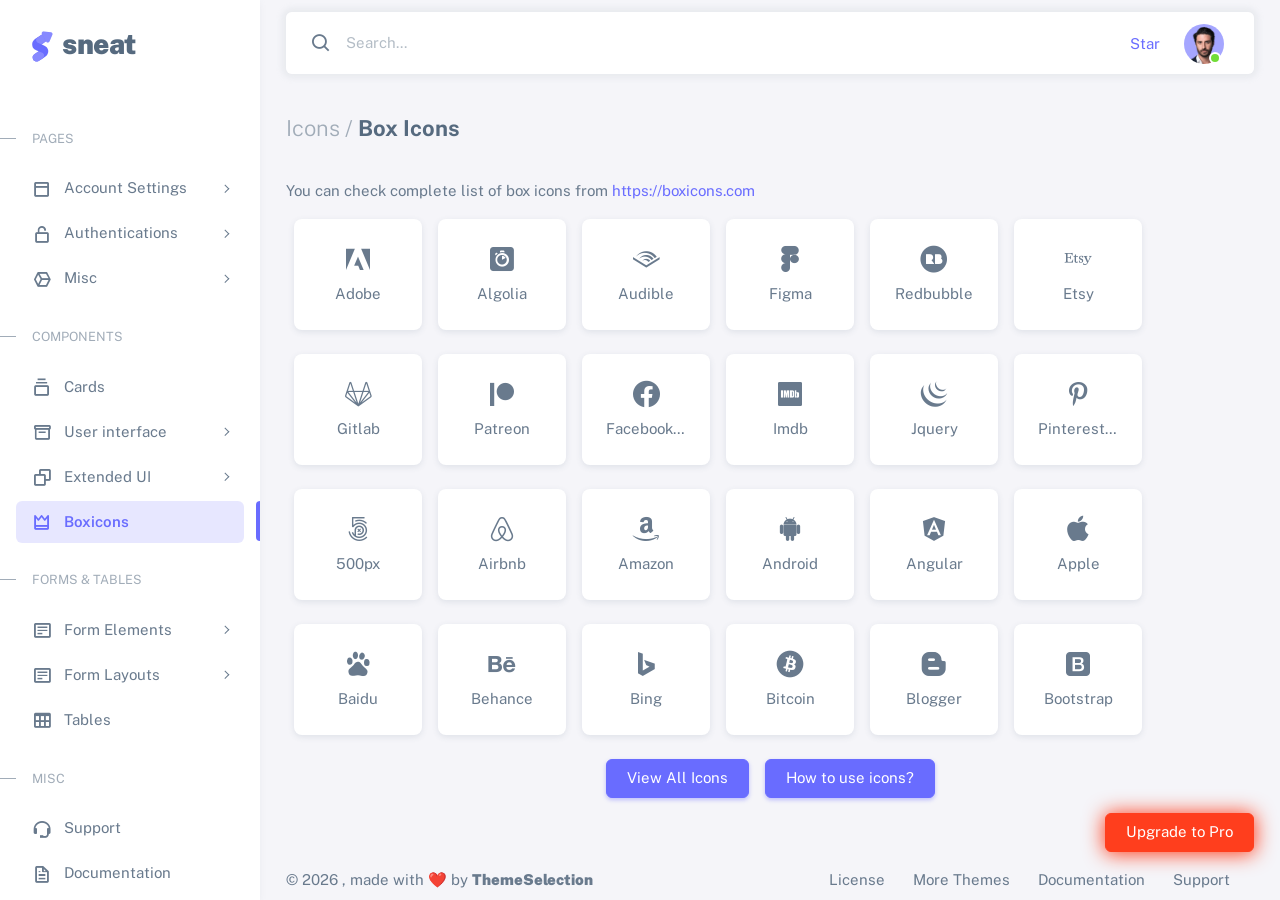
<file: HuzlabBlog/HuzlabBlog.Web/wwwroot/sneat/html/icons-boxicons.html>
<!DOCTYPE html>

<!-- =========================================================
* Sneat - Bootstrap 5 HTML Admin Template - Pro | v1.0.0
==============================================================

* Product Page: https://themeselection.com/products/sneat-bootstrap-html-admin-template/
* Created by: ThemeSelection
* License: You must have a valid license purchased in order to legally use the theme for your project.
* Copyright ThemeSelection (https://themeselection.com)

=========================================================
 -->
<!-- beautify ignore:start -->
<html
  lang="en"
  class="light-style layout-menu-fixed"
  dir="ltr"
  data-theme="theme-default"
  data-assets-path="../assets/"
  data-template="vertical-menu-template-free"
>
  <head>
    <meta charset="utf-8" />
    <meta
      name="viewport"
      content="width=device-width, initial-scale=1.0, user-scalable=no, minimum-scale=1.0, maximum-scale=1.0"
    />

    <title>Boxicons - Icons | Sneat - Bootstrap 5 HTML Admin Template - Pro</title>

    <meta name="description" content="" />

    <!-- Favicon -->
    <link rel="icon" type="image/x-icon" href="../assets/img/favicon/favicon.ico" />

    <!-- Fonts -->
    <link rel="preconnect" href="https://fonts.googleapis.com" />
    <link rel="preconnect" href="https://fonts.gstatic.com" crossorigin />
    <link
      href="https://fonts.googleapis.com/css2?family=Public+Sans:ital,wght@0,300;0,400;0,500;0,600;0,700;1,300;1,400;1,500;1,600;1,700&display=swap"
      rel="stylesheet"
    />

    <!-- Icons. Uncomment required icon fonts -->
    <link rel="stylesheet" href="../assets/vendor/fonts/boxicons.css" />

    <!-- Core CSS -->
    <link rel="stylesheet" href="../assets/vendor/css/core.css" class="template-customizer-core-css" />
    <link rel="stylesheet" href="../assets/vendor/css/theme-default.css" class="template-customizer-theme-css" />
    <link rel="stylesheet" href="../assets/css/demo.css" />

    <!-- Vendors CSS -->
    <link rel="stylesheet" href="../assets/vendor/libs/perfect-scrollbar/perfect-scrollbar.css" />

    <!-- Page CSS -->

    <link rel="stylesheet" href="../assets/vendor/css/pages/page-icons.css" />

    <!-- Helpers -->
    <script src="../assets/vendor/js/helpers.js"></script>

    <!--! Template customizer & Theme config files MUST be included after core stylesheets and helpers.js in the <head> section -->
    <!--? Config:  Mandatory theme config file contain global vars & default theme options, Set your preferred theme option in this file.  -->
    <script src="../assets/js/config.js"></script>
  </head>

  <body>
    <!-- Layout wrapper -->
    <div class="layout-wrapper layout-content-navbar">
      <div class="layout-container">
        <!-- Menu -->

        <aside id="layout-menu" class="layout-menu menu-vertical menu bg-menu-theme">
          <div class="app-brand demo">
            <a href="index.html" class="app-brand-link">
              <span class="app-brand-logo demo">
                <svg
                  width="25"
                  viewBox="0 0 25 42"
                  version="1.1"
                  xmlns="http://www.w3.org/2000/svg"
                  xmlns:xlink="http://www.w3.org/1999/xlink"
                >
                  <defs>
                    <path
                      d="M13.7918663,0.358365126 L3.39788168,7.44174259 C0.566865006,9.69408886 -0.379795268,12.4788597 0.557900856,15.7960551 C0.68998853,16.2305145 1.09562888,17.7872135 3.12357076,19.2293357 C3.8146334,19.7207684 5.32369333,20.3834223 7.65075054,21.2172976 L7.59773219,21.2525164 L2.63468769,24.5493413 C0.445452254,26.3002124 0.0884951797,28.5083815 1.56381646,31.1738486 C2.83770406,32.8170431 5.20850219,33.2640127 7.09180128,32.5391577 C8.347334,32.0559211 11.4559176,30.0011079 16.4175519,26.3747182 C18.0338572,24.4997857 18.6973423,22.4544883 18.4080071,20.2388261 C17.963753,17.5346866 16.1776345,15.5799961 13.0496516,14.3747546 L10.9194936,13.4715819 L18.6192054,7.984237 L13.7918663,0.358365126 Z"
                      id="path-1"
                    ></path>
                    <path
                      d="M5.47320593,6.00457225 C4.05321814,8.216144 4.36334763,10.0722806 6.40359441,11.5729822 C8.61520715,12.571656 10.0999176,13.2171421 10.8577257,13.5094407 L15.5088241,14.433041 L18.6192054,7.984237 C15.5364148,3.11535317 13.9273018,0.573395879 13.7918663,0.358365126 C13.5790555,0.511491653 10.8061687,2.3935607 5.47320593,6.00457225 Z"
                      id="path-3"
                    ></path>
                    <path
                      d="M7.50063644,21.2294429 L12.3234468,23.3159332 C14.1688022,24.7579751 14.397098,26.4880487 13.008334,28.506154 C11.6195701,30.5242593 10.3099883,31.790241 9.07958868,32.3040991 C5.78142938,33.4346997 4.13234973,34 4.13234973,34 C4.13234973,34 2.75489982,33.0538207 2.37032616e-14,31.1614621 C-0.55822714,27.8186216 -0.55822714,26.0572515 -4.05231404e-15,25.8773518 C0.83734071,25.6075023 2.77988457,22.8248993 3.3049379,22.52991 C3.65497346,22.3332504 5.05353963,21.8997614 7.50063644,21.2294429 Z"
                      id="path-4"
                    ></path>
                    <path
                      d="M20.6,7.13333333 L25.6,13.8 C26.2627417,14.6836556 26.0836556,15.9372583 25.2,16.6 C24.8538077,16.8596443 24.4327404,17 24,17 L14,17 C12.8954305,17 12,16.1045695 12,15 C12,14.5672596 12.1403557,14.1461923 12.4,13.8 L17.4,7.13333333 C18.0627417,6.24967773 19.3163444,6.07059163 20.2,6.73333333 C20.3516113,6.84704183 20.4862915,6.981722 20.6,7.13333333 Z"
                      id="path-5"
                    ></path>
                  </defs>
                  <g id="g-app-brand" stroke="none" stroke-width="1" fill="none" fill-rule="evenodd">
                    <g id="Brand-Logo" transform="translate(-27.000000, -15.000000)">
                      <g id="Icon" transform="translate(27.000000, 15.000000)">
                        <g id="Mask" transform="translate(0.000000, 8.000000)">
                          <mask id="mask-2" fill="white">
                            <use xlink:href="#path-1"></use>
                          </mask>
                          <use fill="#696cff" xlink:href="#path-1"></use>
                          <g id="Path-3" mask="url(#mask-2)">
                            <use fill="#696cff" xlink:href="#path-3"></use>
                            <use fill-opacity="0.2" fill="#FFFFFF" xlink:href="#path-3"></use>
                          </g>
                          <g id="Path-4" mask="url(#mask-2)">
                            <use fill="#696cff" xlink:href="#path-4"></use>
                            <use fill-opacity="0.2" fill="#FFFFFF" xlink:href="#path-4"></use>
                          </g>
                        </g>
                        <g
                          id="Triangle"
                          transform="translate(19.000000, 11.000000) rotate(-300.000000) translate(-19.000000, -11.000000) "
                        >
                          <use fill="#696cff" xlink:href="#path-5"></use>
                          <use fill-opacity="0.2" fill="#FFFFFF" xlink:href="#path-5"></use>
                        </g>
                      </g>
                    </g>
                  </g>
                </svg>
              </span>
              <span class="app-brand-text demo menu-text fw-bolder ms-2">Sneat</span>
            </a>

            <a href="javascript:void(0);" class="layout-menu-toggle menu-link text-large ms-auto d-block d-xl-none">
              <i class="bx bx-chevron-left bx-sm align-middle"></i>
            </a>
          </div>

          <div class="menu-inner-shadow"></div>

          <ul class="menu-inner py-1">
            <!-- Dashboard -->
            <li class="menu-item">
              <a href="index.html" class="menu-link">
                <i class="menu-icon tf-icons bx bx-home-circle"></i>
                <div data-i18n="Analytics">Dashboard</div>
              </a>
            </li>

            <!-- Layouts -->
            <li class="menu-item">
              <a href="javascript:void(0);" class="menu-link menu-toggle">
                <i class="menu-icon tf-icons bx bx-layout"></i>
                <div data-i18n="Layouts">Layouts</div>
              </a>

              <ul class="menu-sub">
                <li class="menu-item">
                  <a href="layouts-without-menu.html" class="menu-link">
                    <div data-i18n="Without menu">Without menu</div>
                  </a>
                </li>
                <li class="menu-item">
                  <a href="layouts-without-navbar.html" class="menu-link">
                    <div data-i18n="Without navbar">Without navbar</div>
                  </a>
                </li>
                <li class="menu-item">
                  <a href="layouts-container.html" class="menu-link">
                    <div data-i18n="Container">Container</div>
                  </a>
                </li>
                <li class="menu-item">
                  <a href="layouts-fluid.html" class="menu-link">
                    <div data-i18n="Fluid">Fluid</div>
                  </a>
                </li>
                <li class="menu-item">
                  <a href="layouts-blank.html" class="menu-link">
                    <div data-i18n="Blank">Blank</div>
                  </a>
                </li>
              </ul>
            </li>

            <li class="menu-header small text-uppercase">
              <span class="menu-header-text">Pages</span>
            </li>
            <li class="menu-item">
              <a href="javascript:void(0);" class="menu-link menu-toggle">
                <i class="menu-icon tf-icons bx bx-dock-top"></i>
                <div data-i18n="Account Settings">Account Settings</div>
              </a>
              <ul class="menu-sub">
                <li class="menu-item">
                  <a href="pages-account-settings-account.html" class="menu-link">
                    <div data-i18n="Account">Account</div>
                  </a>
                </li>
                <li class="menu-item">
                  <a href="pages-account-settings-notifications.html" class="menu-link">
                    <div data-i18n="Notifications">Notifications</div>
                  </a>
                </li>
                <li class="menu-item">
                  <a href="pages-account-settings-connections.html" class="menu-link">
                    <div data-i18n="Connections">Connections</div>
                  </a>
                </li>
              </ul>
            </li>
            <li class="menu-item">
              <a href="javascript:void(0);" class="menu-link menu-toggle">
                <i class="menu-icon tf-icons bx bx-lock-open-alt"></i>
                <div data-i18n="Authentications">Authentications</div>
              </a>
              <ul class="menu-sub">
                <li class="menu-item">
                  <a href="auth-login-basic.html" class="menu-link" target="_blank">
                    <div data-i18n="Basic">Login</div>
                  </a>
                </li>
                <li class="menu-item">
                  <a href="auth-register-basic.html" class="menu-link" target="_blank">
                    <div data-i18n="Basic">Register</div>
                  </a>
                </li>
                <li class="menu-item">
                  <a href="auth-forgot-password-basic.html" class="menu-link" target="_blank">
                    <div data-i18n="Basic">Forgot Password</div>
                  </a>
                </li>
              </ul>
            </li>
            <li class="menu-item">
              <a href="javascript:void(0);" class="menu-link menu-toggle">
                <i class="menu-icon tf-icons bx bx-cube-alt"></i>
                <div data-i18n="Misc">Misc</div>
              </a>
              <ul class="menu-sub">
                <li class="menu-item">
                  <a href="pages-misc-error.html" class="menu-link">
                    <div data-i18n="Error">Error</div>
                  </a>
                </li>
                <li class="menu-item">
                  <a href="pages-misc-under-maintenance.html" class="menu-link">
                    <div data-i18n="Under Maintenance">Under Maintenance</div>
                  </a>
                </li>
              </ul>
            </li>
            <!-- Components -->
            <li class="menu-header small text-uppercase"><span class="menu-header-text">Components</span></li>
            <!-- Cards -->
            <li class="menu-item">
              <a href="cards-basic.html" class="menu-link">
                <i class="menu-icon tf-icons bx bx-collection"></i>
                <div data-i18n="Basic">Cards</div>
              </a>
            </li>
            <!-- User interface -->
            <li class="menu-item">
              <a href="javascript:void(0)" class="menu-link menu-toggle">
                <i class="menu-icon tf-icons bx bx-box"></i>
                <div data-i18n="User interface">User interface</div>
              </a>
              <ul class="menu-sub">
                <li class="menu-item">
                  <a href="ui-accordion.html" class="menu-link">
                    <div data-i18n="Accordion">Accordion</div>
                  </a>
                </li>
                <li class="menu-item">
                  <a href="ui-alerts.html" class="menu-link">
                    <div data-i18n="Alerts">Alerts</div>
                  </a>
                </li>
                <li class="menu-item">
                  <a href="ui-badges.html" class="menu-link">
                    <div data-i18n="Badges">Badges</div>
                  </a>
                </li>
                <li class="menu-item">
                  <a href="ui-buttons.html" class="menu-link">
                    <div data-i18n="Buttons">Buttons</div>
                  </a>
                </li>
                <li class="menu-item">
                  <a href="ui-carousel.html" class="menu-link">
                    <div data-i18n="Carousel">Carousel</div>
                  </a>
                </li>
                <li class="menu-item">
                  <a href="ui-collapse.html" class="menu-link">
                    <div data-i18n="Collapse">Collapse</div>
                  </a>
                </li>
                <li class="menu-item">
                  <a href="ui-dropdowns.html" class="menu-link">
                    <div data-i18n="Dropdowns">Dropdowns</div>
                  </a>
                </li>
                <li class="menu-item">
                  <a href="ui-footer.html" class="menu-link">
                    <div data-i18n="Footer">Footer</div>
                  </a>
                </li>
                <li class="menu-item">
                  <a href="ui-list-groups.html" class="menu-link">
                    <div data-i18n="List Groups">List groups</div>
                  </a>
                </li>
                <li class="menu-item">
                  <a href="ui-modals.html" class="menu-link">
                    <div data-i18n="Modals">Modals</div>
                  </a>
                </li>
                <li class="menu-item">
                  <a href="ui-navbar.html" class="menu-link">
                    <div data-i18n="Navbar">Navbar</div>
                  </a>
                </li>
                <li class="menu-item">
                  <a href="ui-offcanvas.html" class="menu-link">
                    <div data-i18n="Offcanvas">Offcanvas</div>
                  </a>
                </li>
                <li class="menu-item">
                  <a href="ui-pagination-breadcrumbs.html" class="menu-link">
                    <div data-i18n="Pagination &amp; Breadcrumbs">Pagination &amp; Breadcrumbs</div>
                  </a>
                </li>
                <li class="menu-item">
                  <a href="ui-progress.html" class="menu-link">
                    <div data-i18n="Progress">Progress</div>
                  </a>
                </li>
                <li class="menu-item">
                  <a href="ui-spinners.html" class="menu-link">
                    <div data-i18n="Spinners">Spinners</div>
                  </a>
                </li>
                <li class="menu-item">
                  <a href="ui-tabs-pills.html" class="menu-link">
                    <div data-i18n="Tabs &amp; Pills">Tabs &amp; Pills</div>
                  </a>
                </li>
                <li class="menu-item">
                  <a href="ui-toasts.html" class="menu-link">
                    <div data-i18n="Toasts">Toasts</div>
                  </a>
                </li>
                <li class="menu-item">
                  <a href="ui-tooltips-popovers.html" class="menu-link">
                    <div data-i18n="Tooltips & Popovers">Tooltips &amp; popovers</div>
                  </a>
                </li>
                <li class="menu-item">
                  <a href="ui-typography.html" class="menu-link">
                    <div data-i18n="Typography">Typography</div>
                  </a>
                </li>
              </ul>
            </li>

            <!-- Extended components -->
            <li class="menu-item">
              <a href="javascript:void(0)" class="menu-link menu-toggle">
                <i class="menu-icon tf-icons bx bx-copy"></i>
                <div data-i18n="Extended UI">Extended UI</div>
              </a>
              <ul class="menu-sub">
                <li class="menu-item">
                  <a href="extended-ui-perfect-scrollbar.html" class="menu-link">
                    <div data-i18n="Perfect Scrollbar">Perfect scrollbar</div>
                  </a>
                </li>
                <li class="menu-item">
                  <a href="extended-ui-text-divider.html" class="menu-link">
                    <div data-i18n="Text Divider">Text Divider</div>
                  </a>
                </li>
              </ul>
            </li>

            <li class="menu-item active">
              <a href="icons-boxicons.html" class="menu-link">
                <i class="menu-icon tf-icons bx bx-crown"></i>
                <div data-i18n="Boxicons">Boxicons</div>
              </a>
            </li>

            <!-- Forms & Tables -->
            <li class="menu-header small text-uppercase"><span class="menu-header-text">Forms &amp; Tables</span></li>
            <!-- Forms -->
            <li class="menu-item">
              <a href="javascript:void(0);" class="menu-link menu-toggle">
                <i class="menu-icon tf-icons bx bx-detail"></i>
                <div data-i18n="Form Elements">Form Elements</div>
              </a>
              <ul class="menu-sub">
                <li class="menu-item">
                  <a href="forms-basic-inputs.html" class="menu-link">
                    <div data-i18n="Basic Inputs">Basic Inputs</div>
                  </a>
                </li>
                <li class="menu-item">
                  <a href="forms-input-groups.html" class="menu-link">
                    <div data-i18n="Input groups">Input groups</div>
                  </a>
                </li>
              </ul>
            </li>
            <li class="menu-item">
              <a href="javascript:void(0);" class="menu-link menu-toggle">
                <i class="menu-icon tf-icons bx bx-detail"></i>
                <div data-i18n="Form Layouts">Form Layouts</div>
              </a>
              <ul class="menu-sub">
                <li class="menu-item">
                  <a href="form-layouts-vertical.html" class="menu-link">
                    <div data-i18n="Vertical Form">Vertical Form</div>
                  </a>
                </li>
                <li class="menu-item">
                  <a href="form-layouts-horizontal.html" class="menu-link">
                    <div data-i18n="Horizontal Form">Horizontal Form</div>
                  </a>
                </li>
              </ul>
            </li>
            <!-- Tables -->
            <li class="menu-item">
              <a href="tables-basic.html" class="menu-link">
                <i class="menu-icon tf-icons bx bx-table"></i>
                <div data-i18n="Tables">Tables</div>
              </a>
            </li>
            <!-- Misc -->
            <li class="menu-header small text-uppercase"><span class="menu-header-text">Misc</span></li>
            <li class="menu-item">
              <a
                href="https://github.com/themeselection/sneat-html-admin-template-free/issues"
                target="_blank"
                class="menu-link"
              >
                <i class="menu-icon tf-icons bx bx-support"></i>
                <div data-i18n="Support">Support</div>
              </a>
            </li>
            <li class="menu-item">
              <a
                href="https://themeselection.com/demo/sneat-bootstrap-html-admin-template/documentation/"
                target="_blank"
                class="menu-link"
              >
                <i class="menu-icon tf-icons bx bx-file"></i>
                <div data-i18n="Documentation">Documentation</div>
              </a>
            </li>
          </ul>
        </aside>
        <!-- / Menu -->

        <!-- Layout container -->
        <div class="layout-page">
          <!-- Navbar -->

          <nav
            class="layout-navbar container-xxl navbar navbar-expand-xl navbar-detached align-items-center bg-navbar-theme"
            id="layout-navbar"
          >
            <div class="layout-menu-toggle navbar-nav align-items-xl-center me-3 me-xl-0 d-xl-none">
              <a class="nav-item nav-link px-0 me-xl-4" href="javascript:void(0)">
                <i class="bx bx-menu bx-sm"></i>
              </a>
            </div>

            <div class="navbar-nav-right d-flex align-items-center" id="navbar-collapse">
              <!-- Search -->
              <div class="navbar-nav align-items-center">
                <div class="nav-item d-flex align-items-center">
                  <i class="bx bx-search fs-4 lh-0"></i>
                  <input
                    type="text"
                    class="form-control border-0 shadow-none"
                    placeholder="Search..."
                    aria-label="Search..."
                  />
                </div>
              </div>
              <!-- /Search -->

              <ul class="navbar-nav flex-row align-items-center ms-auto">
                <!-- Place this tag where you want the button to render. -->
                <li class="nav-item lh-1 me-3">
                  <a
                    class="github-button"
                    href="https://github.com/themeselection/sneat-html-admin-template-free"
                    data-icon="octicon-star"
                    data-size="large"
                    data-show-count="true"
                    aria-label="Star themeselection/sneat-html-admin-template-free on GitHub"
                    >Star</a
                  >
                </li>

                <!-- User -->
                <li class="nav-item navbar-dropdown dropdown-user dropdown">
                  <a class="nav-link dropdown-toggle hide-arrow" href="javascript:void(0);" data-bs-toggle="dropdown">
                    <div class="avatar avatar-online">
                      <img src="../assets/img/avatars/1.png" alt class="w-px-40 h-auto rounded-circle" />
                    </div>
                  </a>
                  <ul class="dropdown-menu dropdown-menu-end">
                    <li>
                      <a class="dropdown-item" href="#">
                        <div class="d-flex">
                          <div class="flex-shrink-0 me-3">
                            <div class="avatar avatar-online">
                              <img src="../assets/img/avatars/1.png" alt class="w-px-40 h-auto rounded-circle" />
                            </div>
                          </div>
                          <div class="flex-grow-1">
                            <span class="fw-semibold d-block">John Doe</span>
                            <small class="text-muted">Admin</small>
                          </div>
                        </div>
                      </a>
                    </li>
                    <li>
                      <div class="dropdown-divider"></div>
                    </li>
                    <li>
                      <a class="dropdown-item" href="#">
                        <i class="bx bx-user me-2"></i>
                        <span class="align-middle">My Profile</span>
                      </a>
                    </li>
                    <li>
                      <a class="dropdown-item" href="#">
                        <i class="bx bx-cog me-2"></i>
                        <span class="align-middle">Settings</span>
                      </a>
                    </li>
                    <li>
                      <a class="dropdown-item" href="#">
                        <span class="d-flex align-items-center align-middle">
                          <i class="flex-shrink-0 bx bx-credit-card me-2"></i>
                          <span class="flex-grow-1 align-middle">Billing</span>
                          <span class="flex-shrink-0 badge badge-center rounded-pill bg-danger w-px-20 h-px-20">4</span>
                        </span>
                      </a>
                    </li>
                    <li>
                      <div class="dropdown-divider"></div>
                    </li>
                    <li>
                      <a class="dropdown-item" href="auth-login-basic.html">
                        <i class="bx bx-power-off me-2"></i>
                        <span class="align-middle">Log Out</span>
                      </a>
                    </li>
                  </ul>
                </li>
                <!--/ User -->
              </ul>
            </div>
          </nav>

          <!-- / Navbar -->

          <!-- Content wrapper -->
          <div class="content-wrapper">
            <!-- Content -->

            <div class="container-xxl flex-grow-1 container-p-y">
              <h4 class="fw-bold py-3 mb-4"><span class="text-muted fw-light">Icons /</span> Box Icons</h4>

              <p>
                You can check complete list of box icons from
                <a href="https://boxicons.com/" target="_blank">https://boxicons.com</a>
              </p>

              <!-- Icon container -->
              <div class="d-flex flex-wrap" id="icons-container">
                <div class="card icon-card cursor-pointer text-center mb-4 mx-2">
                  <div class="card-body">
                    <i class="bx bxl-adobe mb-2"></i>
                    <p class="icon-name text-capitalize text-truncate mb-0">adobe</p>
                  </div>
                </div>
                <div class="card icon-card cursor-pointer text-center mb-4 mx-2">
                  <div class="card-body">
                    <i class="bx bxl-algolia mb-2"></i>
                    <p class="icon-name text-capitalize text-truncate mb-0">algolia</p>
                  </div>
                </div>
                <div class="card icon-card cursor-pointer text-center mb-4 mx-2">
                  <div class="card-body">
                    <i class="bx bxl-audible mb-2"></i>
                    <p class="icon-name text-capitalize text-truncate mb-0">audible</p>
                  </div>
                </div>
                <div class="card icon-card cursor-pointer text-center mb-4 mx-2">
                  <div class="card-body">
                    <i class="bx bxl-figma mb-2"></i>
                    <p class="icon-name text-capitalize text-truncate mb-0">figma</p>
                  </div>
                </div>
                <div class="card icon-card cursor-pointer text-center mb-4 mx-2">
                  <div class="card-body">
                    <i class="bx bxl-redbubble mb-2"></i>
                    <p class="icon-name text-capitalize text-truncate mb-0">redbubble</p>
                  </div>
                </div>
                <div class="card icon-card cursor-pointer text-center mb-4 mx-2">
                  <div class="card-body">
                    <i class="bx bxl-etsy mb-2"></i>
                    <p class="icon-name text-capitalize text-truncate mb-0">etsy</p>
                  </div>
                </div>
                <div class="card icon-card cursor-pointer text-center mb-4 mx-2">
                  <div class="card-body">
                    <i class="bx bxl-gitlab mb-2"></i>
                    <p class="icon-name text-capitalize text-truncate mb-0">gitlab</p>
                  </div>
                </div>
                <div class="card icon-card cursor-pointer text-center mb-4 mx-2">
                  <div class="card-body">
                    <i class="bx bxl-patreon mb-2"></i>
                    <p class="icon-name text-capitalize text-truncate mb-0">patreon</p>
                  </div>
                </div>
                <div class="card icon-card cursor-pointer text-center mb-4 mx-2">
                  <div class="card-body">
                    <i class="bx bxl-facebook-circle mb-2"></i>
                    <p class="icon-name text-capitalize text-truncate mb-0">facebook-circle</p>
                  </div>
                </div>
                <div class="card icon-card cursor-pointer text-center mb-4 mx-2">
                  <div class="card-body">
                    <i class="bx bxl-imdb mb-2"></i>
                    <p class="icon-name text-capitalize text-truncate mb-0">imdb</p>
                  </div>
                </div>
                <div class="card icon-card cursor-pointer text-center mb-4 mx-2">
                  <div class="card-body">
                    <i class="bx bxl-jquery mb-2"></i>
                    <p class="icon-name text-capitalize text-truncate mb-0">jquery</p>
                  </div>
                </div>
                <div class="card icon-card cursor-pointer text-center mb-4 mx-2">
                  <div class="card-body">
                    <i class="bx bxl-pinterest-alt mb-2"></i>
                    <p class="icon-name text-capitalize text-truncate mb-0">pinterest-alt</p>
                  </div>
                </div>
                <div class="card icon-card cursor-pointer text-center mb-4 mx-2">
                  <div class="card-body">
                    <i class="bx bxl-500px mb-2"></i>
                    <p class="icon-name text-capitalize text-truncate mb-0">500px</p>
                  </div>
                </div>
                <div class="card icon-card cursor-pointer text-center mb-4 mx-2">
                  <div class="card-body">
                    <i class="bx bxl-airbnb mb-2"></i>
                    <p class="icon-name text-capitalize text-truncate mb-0">airbnb</p>
                  </div>
                </div>
                <div class="card icon-card cursor-pointer text-center mb-4 mx-2">
                  <div class="card-body">
                    <i class="bx bxl-amazon mb-2"></i>
                    <p class="icon-name text-capitalize text-truncate mb-0">amazon</p>
                  </div>
                </div>
                <div class="card icon-card cursor-pointer text-center mb-4 mx-2">
                  <div class="card-body">
                    <i class="bx bxl-android mb-2"></i>
                    <p class="icon-name text-capitalize text-truncate mb-0">android</p>
                  </div>
                </div>
                <div class="card icon-card cursor-pointer text-center mb-4 mx-2">
                  <div class="card-body">
                    <i class="bx bxl-angular mb-2"></i>
                    <p class="icon-name text-capitalize text-truncate mb-0">angular</p>
                  </div>
                </div>
                <div class="card icon-card cursor-pointer text-center mb-4 mx-2">
                  <div class="card-body">
                    <i class="bx bxl-apple mb-2"></i>
                    <p class="icon-name text-capitalize text-truncate mb-0">apple</p>
                  </div>
                </div>
                <div class="card icon-card cursor-pointer text-center mb-4 mx-2">
                  <div class="card-body">
                    <i class="bx bxl-baidu mb-2"></i>
                    <p class="icon-name text-capitalize text-truncate mb-0">baidu</p>
                  </div>
                </div>
                <div class="card icon-card cursor-pointer text-center mb-4 mx-2">
                  <div class="card-body">
                    <i class="bx bxl-behance mb-2"></i>
                    <p class="icon-name text-capitalize text-truncate mb-0">behance</p>
                  </div>
                </div>
                <div class="card icon-card cursor-pointer text-center mb-4 mx-2">
                  <div class="card-body">
                    <i class="bx bxl-bing mb-2"></i>
                    <p class="icon-name text-capitalize text-truncate mb-0">bing</p>
                  </div>
                </div>
                <div class="card icon-card cursor-pointer text-center mb-4 mx-2">
                  <div class="card-body">
                    <i class="bx bxl-bitcoin mb-2"></i>
                    <p class="icon-name text-capitalize text-truncate mb-0">bitcoin</p>
                  </div>
                </div>
                <div class="card icon-card cursor-pointer text-center mb-4 mx-2">
                  <div class="card-body">
                    <i class="bx bxl-blogger mb-2"></i>
                    <p class="icon-name text-capitalize text-truncate mb-0">blogger</p>
                  </div>
                </div>
                <div class="card icon-card cursor-pointer text-center mb-4 mx-2">
                  <div class="card-body">
                    <i class="bx bxl-bootstrap mb-2"></i>
                    <p class="icon-name text-capitalize text-truncate mb-0">bootstrap</p>
                  </div>
                </div>
              </div>

              <!-- Buttons -->
              <div class="d-flex justify-content-center mx-auto gap-3">
                <a href="https://boxicons.com/" target="_blank" class="btn btn-primary">View All Icons</a>
                <a
                  href="https://themeselection.com/demo/sneat-bootstrap-html-admin-template/documentation//Icons.html"
                  class="btn btn-primary"
                  target="_blank"
                  >How to use icons?</a
                >
              </div>
            </div>
            <!-- / Content -->

            <!-- Footer -->
            <footer class="content-footer footer bg-footer-theme">
              <div class="container-xxl d-flex flex-wrap justify-content-between py-2 flex-md-row flex-column">
                <div class="mb-2 mb-md-0">
                  ©
                  <script>
                    document.write(new Date().getFullYear());
                  </script>
                  , made with ❤️ by
                  <a href="https://themeselection.com" target="_blank" class="footer-link fw-bolder">ThemeSelection</a>
                </div>
                <div>
                  <a href="https://themeselection.com/license/" class="footer-link me-4" target="_blank">License</a>
                  <a href="https://themeselection.com/" target="_blank" class="footer-link me-4">More Themes</a>

                  <a
                    href="https://themeselection.com/demo/sneat-bootstrap-html-admin-template/documentation/"
                    target="_blank"
                    class="footer-link me-4"
                    >Documentation</a
                  >

                  <a
                    href="https://github.com/themeselection/sneat-html-admin-template-free/issues"
                    target="_blank"
                    class="footer-link me-4"
                    >Support</a
                  >
                </div>
              </div>
            </footer>
            <!-- / Footer -->

            <div class="content-backdrop fade"></div>
          </div>
          <!-- Content wrapper -->
        </div>
        <!-- / Layout page -->
      </div>

      <!-- Overlay -->
      <div class="layout-overlay layout-menu-toggle"></div>
    </div>
    <!-- / Layout wrapper -->

    <div class="buy-now">
      <a
        href="https://themeselection.com/products/sneat-bootstrap-html-admin-template/"
        target="_blank"
        class="btn btn-danger btn-buy-now"
        >Upgrade to Pro</a
      >
    </div>

    <!-- Core JS -->
    <!-- build:js assets/vendor/js/core.js -->
    <script src="../assets/vendor/libs/jquery/jquery.js"></script>
    <script src="../assets/vendor/libs/popper/popper.js"></script>
    <script src="../assets/vendor/js/bootstrap.js"></script>
    <script src="../assets/vendor/libs/perfect-scrollbar/perfect-scrollbar.js"></script>

    <script src="../assets/vendor/js/menu.js"></script>
    <!-- endbuild -->

    <!-- Vendors JS -->

    <!-- Main JS -->
    <script src="../assets/js/main.js"></script>

    <!-- Page JS -->

    <!-- Place this tag in your head or just before your close body tag. -->
    <script async defer src="https://buttons.github.io/buttons.js"></script>
  </body>
</html>
</file>
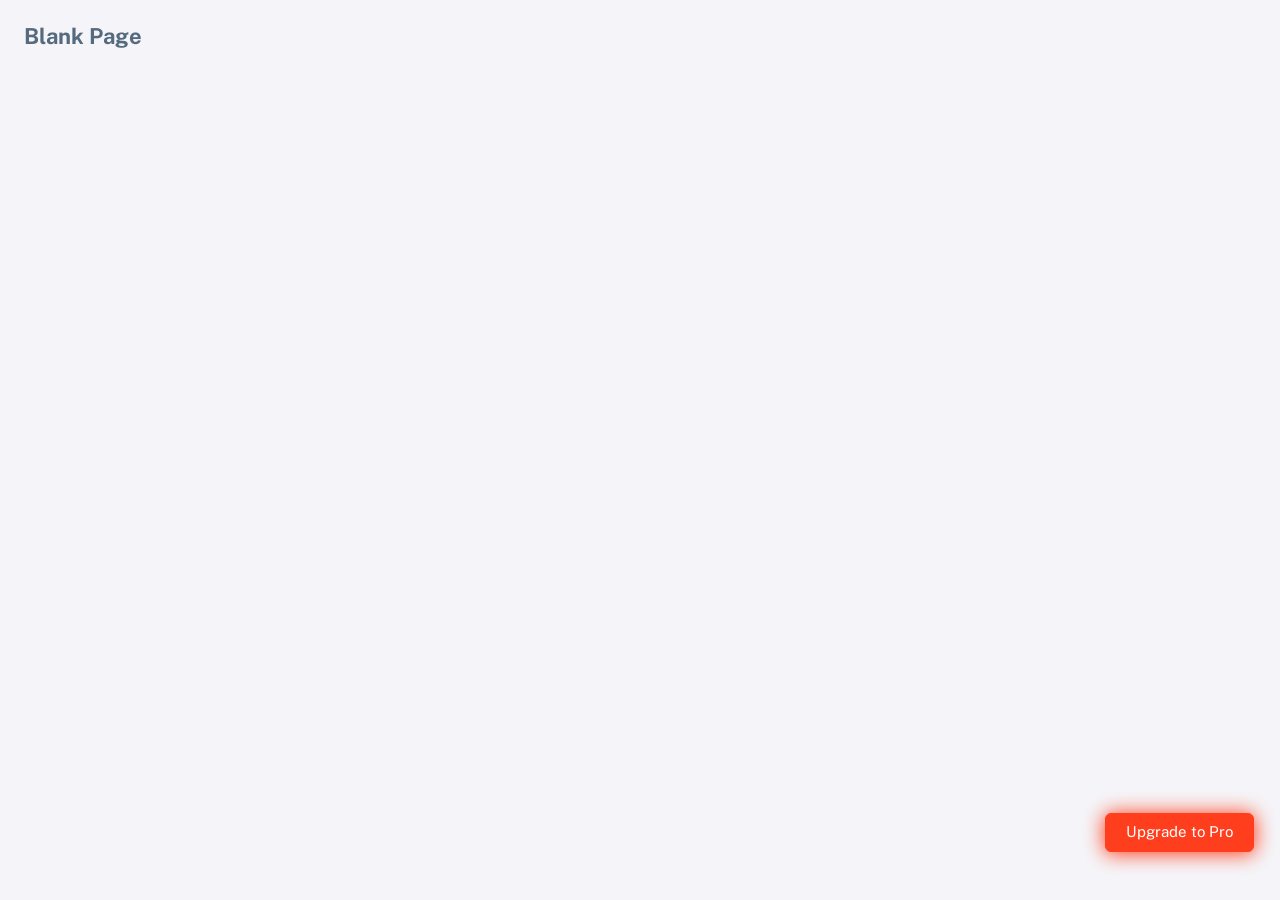
<file: HuzlabBlog/HuzlabBlog.Web/wwwroot/sneat/html/layouts-blank.html>
<!DOCTYPE html>

<!-- =========================================================
* Sneat - Bootstrap 5 HTML Admin Template - Pro | v1.0.0
==============================================================

* Product Page: https://themeselection.com/products/sneat-bootstrap-html-admin-template/
* Created by: ThemeSelection
* License: You must have a valid license purchased in order to legally use the theme for your project.
* Copyright ThemeSelection (https://themeselection.com)

=========================================================
 -->
<!-- beautify ignore:start -->
<html
  lang="en"
  class="light-style"
  dir="ltr"
  data-theme="theme-default"
  data-assets-path="../assets/"
  data-template="vertical-menu-template-free"
>
  <head>
    <meta charset="utf-8" />
    <meta
      name="viewport"
      content="width=device-width, initial-scale=1.0, user-scalable=no, minimum-scale=1.0, maximum-scale=1.0"
    />

    <title>Blank layout - Layouts | Sneat - Bootstrap 5 HTML Admin Template - Pro</title>

    <meta name="description" content="" />

    <!-- Favicon -->
    <link rel="icon" type="image/x-icon" href="../assets/img/favicon/favicon.ico" />

    <!-- Fonts -->
    <link rel="preconnect" href="https://fonts.googleapis.com" />
    <link rel="preconnect" href="https://fonts.gstatic.com" crossorigin />
    <link
      href="https://fonts.googleapis.com/css2?family=Public+Sans:ital,wght@0,300;0,400;0,500;0,600;0,700;1,300;1,400;1,500;1,600;1,700&display=swap"
      rel="stylesheet"
    />

    <!-- Icons. Uncomment required icon fonts -->
    <link rel="stylesheet" href="../assets/vendor/fonts/boxicons.css" />

    <!-- Core CSS -->
    <link rel="stylesheet" href="../assets/vendor/css/core.css" class="template-customizer-core-css" />
    <link rel="stylesheet" href="../assets/vendor/css/theme-default.css" class="template-customizer-theme-css" />
    <link rel="stylesheet" href="../assets/css/demo.css" />

    <!-- Vendors CSS -->
    <link rel="stylesheet" href="../assets/vendor/libs/perfect-scrollbar/perfect-scrollbar.css" />

    <!-- Page CSS -->

    <!-- Helpers -->
    <script src="../assets/vendor/js/helpers.js"></script>

    <!--! Template customizer & Theme config files MUST be included after core stylesheets and helpers.js in the <head> section -->
    <!--? Config:  Mandatory theme config file contain global vars & default theme options, Set your preferred theme option in this file.  -->
    <script src="../assets/js/config.js"></script>
  </head>

  <body>
    <!-- Content -->

    <h4 class="fw-bold p-4">Blank Page</h4>

    <!-- / Content -->

    <div class="buy-now">
      <a
        href="https://themeselection.com/products/sneat-bootstrap-html-admin-template/"
        target="_blank"
        class="btn btn-danger btn-buy-now"
        >Upgrade to Pro</a
      >
    </div>

    <!-- Core JS -->
    <!-- build:js assets/vendor/js/core.js -->
    <script src="../assets/vendor/libs/jquery/jquery.js"></script>
    <script src="../assets/vendor/libs/popper/popper.js"></script>
    <script src="../assets/vendor/js/bootstrap.js"></script>
    <script src="../assets/vendor/libs/perfect-scrollbar/perfect-scrollbar.js"></script>

    <script src="../assets/vendor/js/menu.js"></script>
    <!-- endbuild -->

    <!-- Vendors JS -->

    <!-- Main JS -->
    <script src="../assets/js/main.js"></script>

    <!-- Page JS -->

    <!-- Place this tag in your head or just before your close body tag. -->
    <script async defer src="https://buttons.github.io/buttons.js"></script>
  </body>
</html>
</file>
